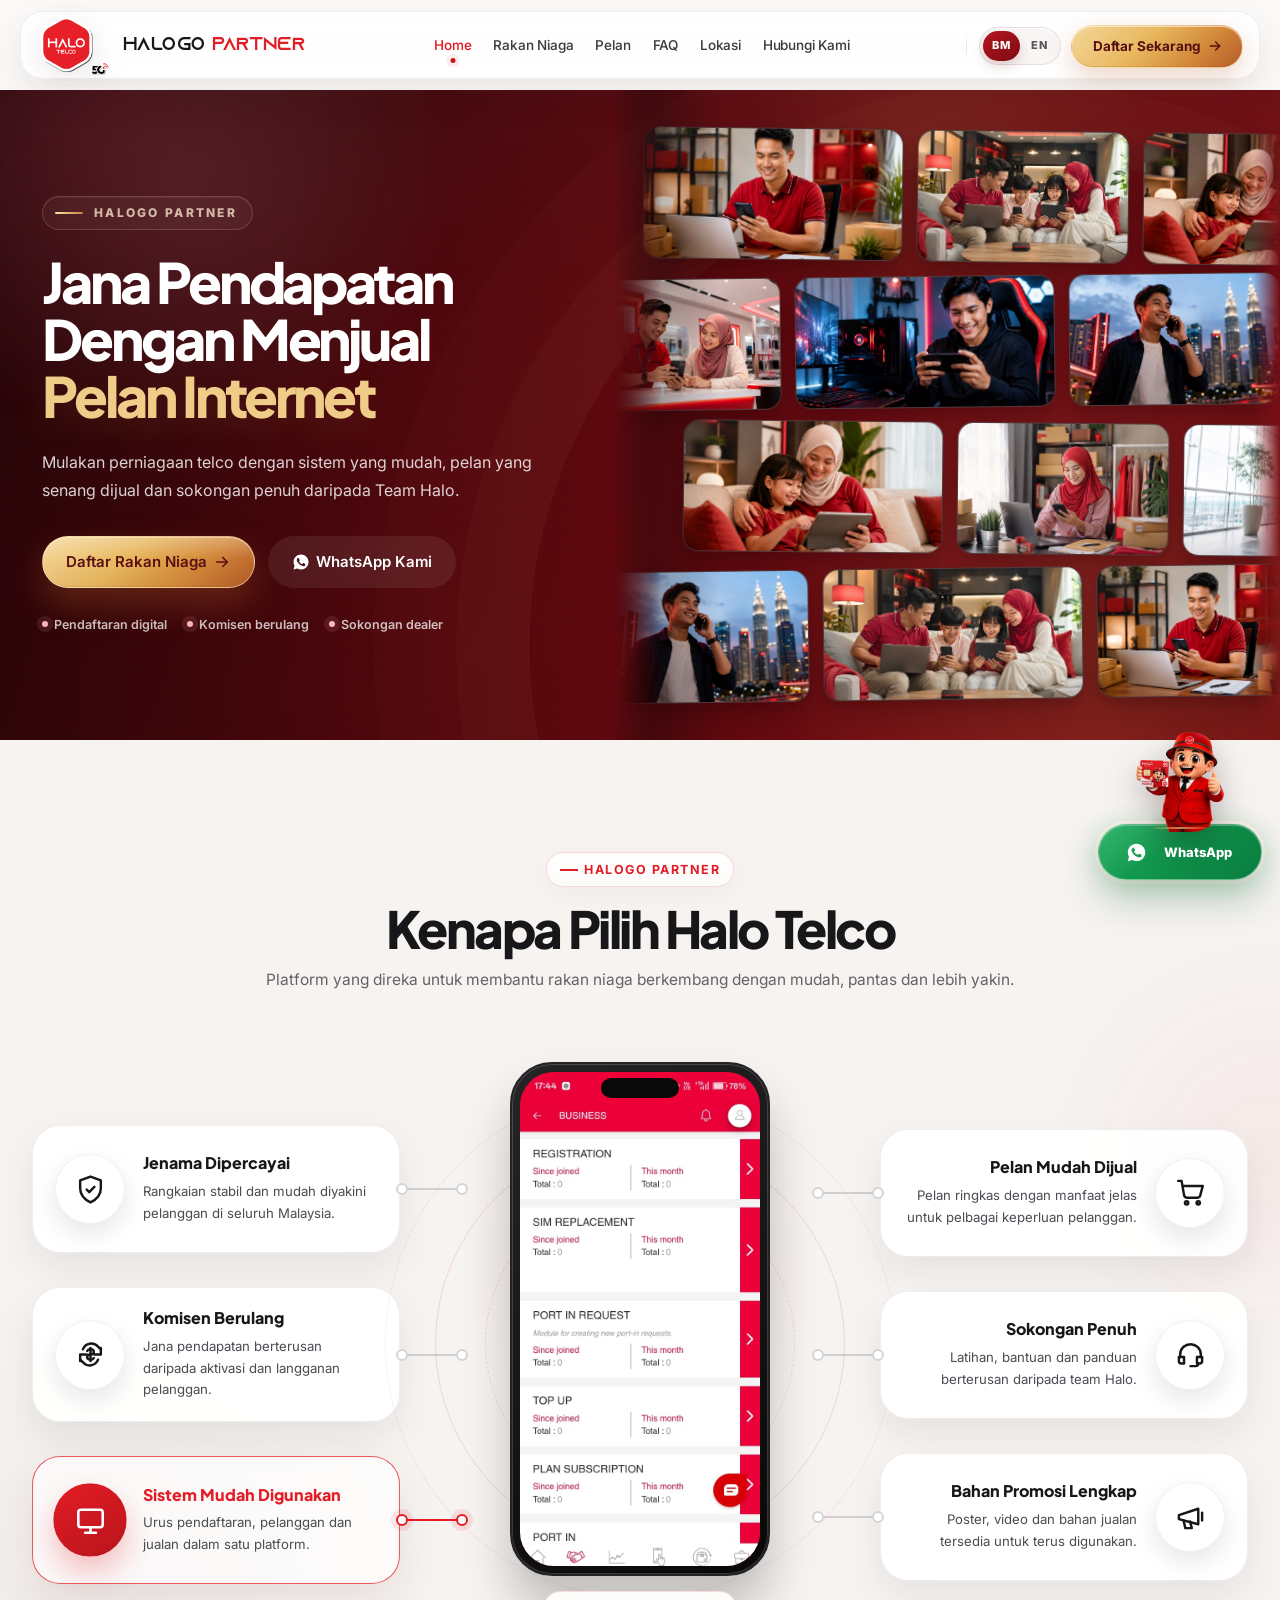
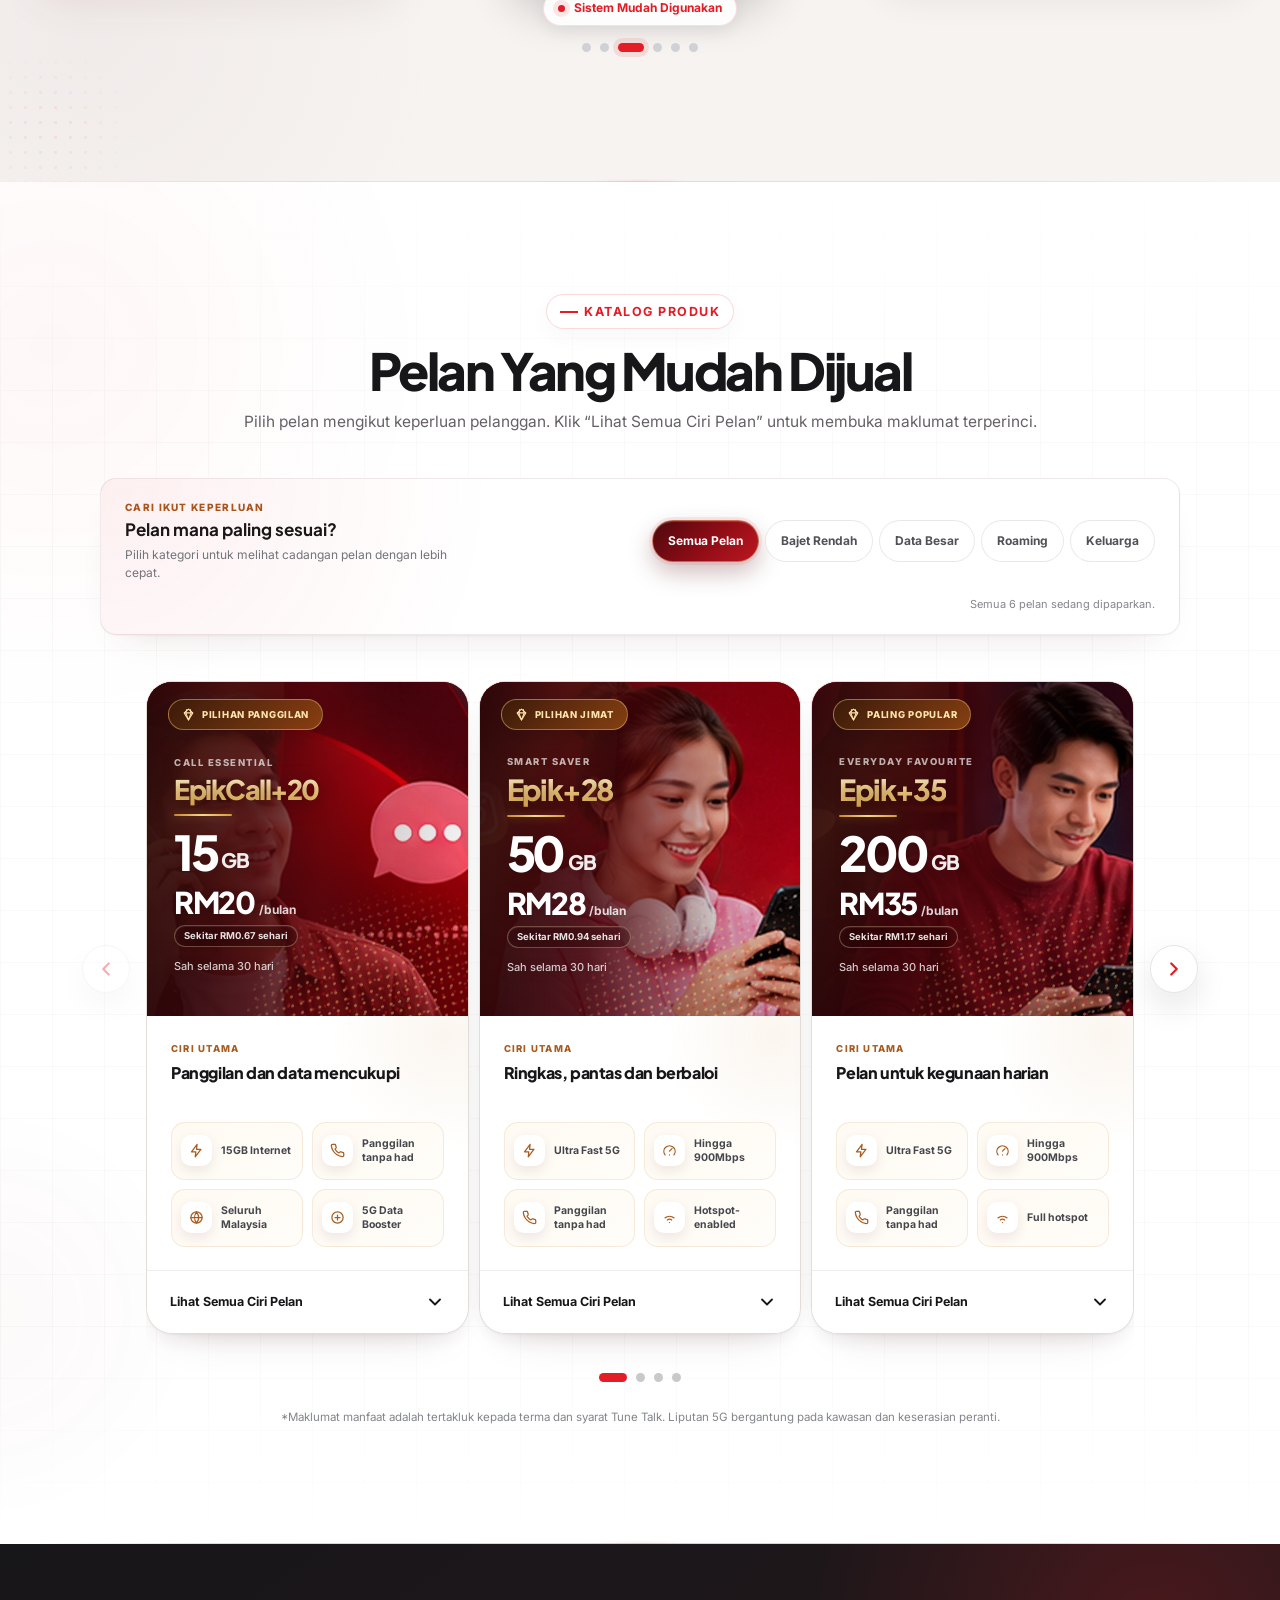
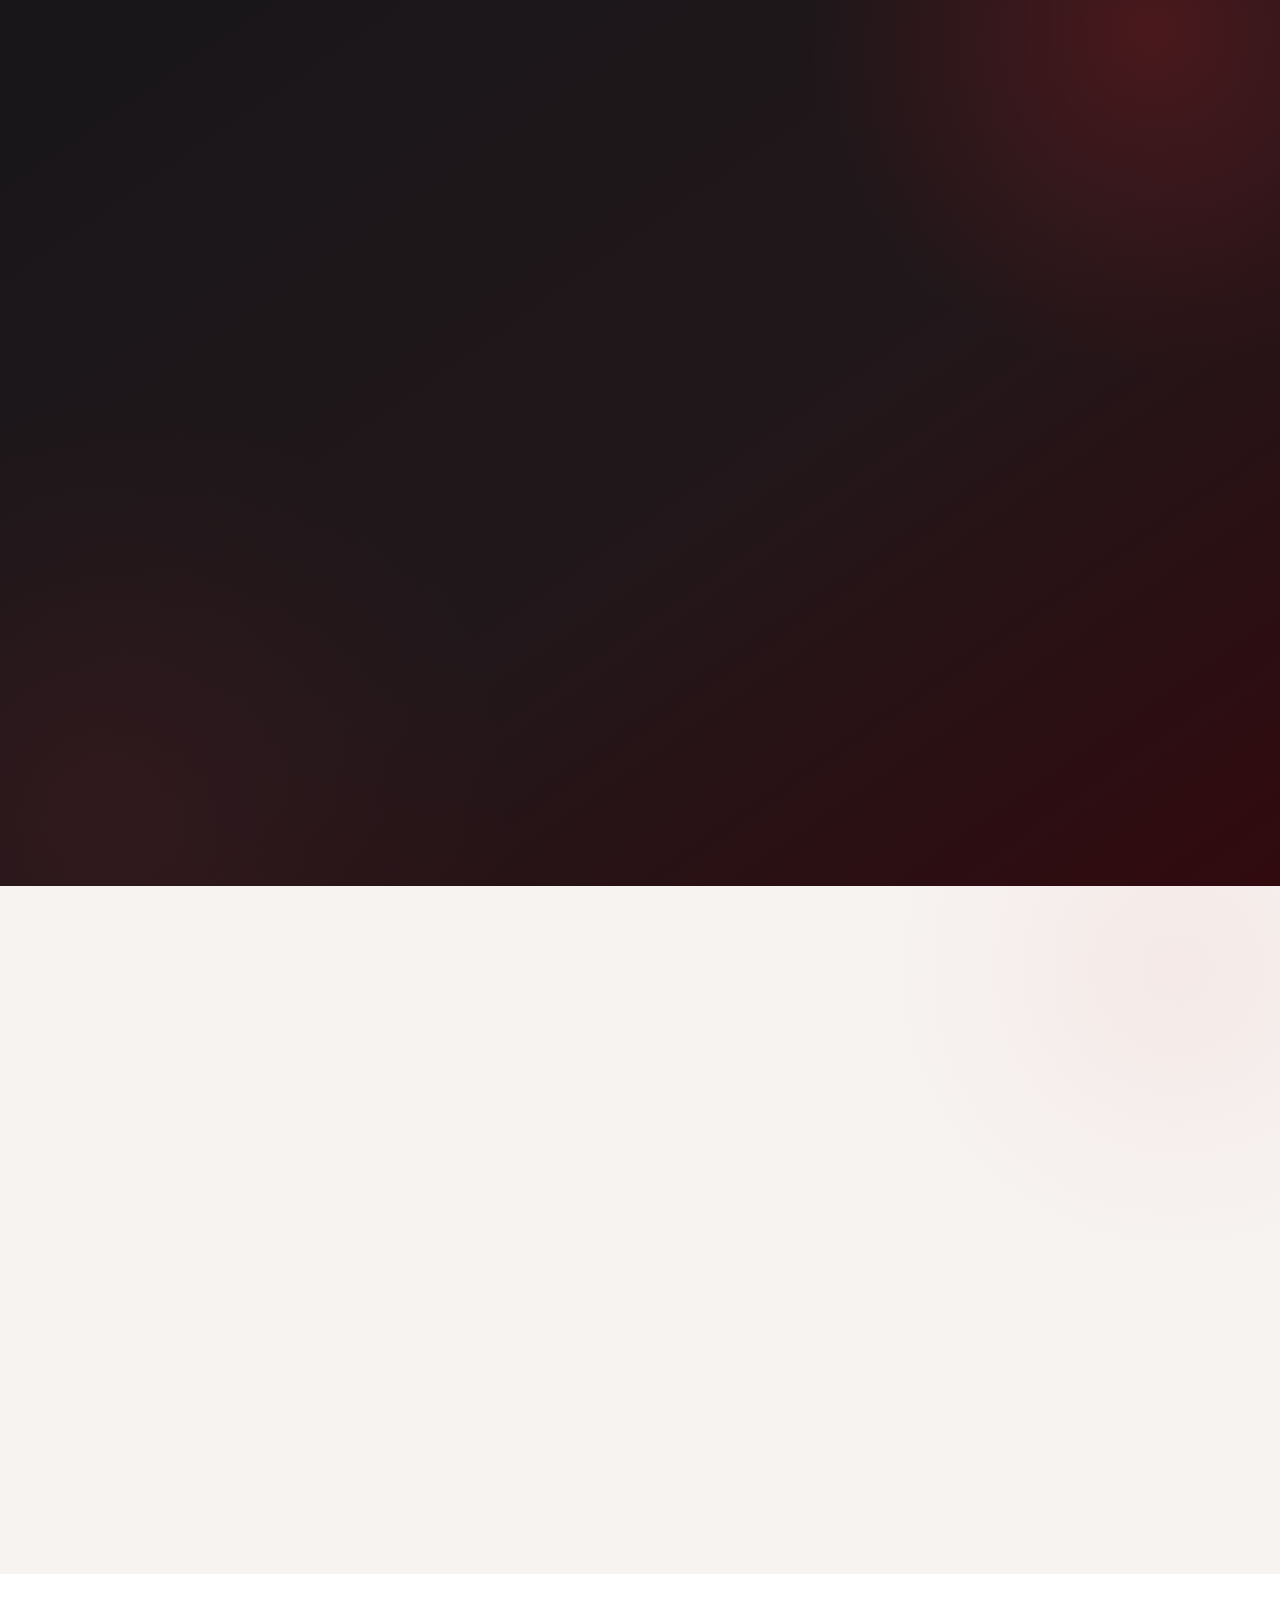
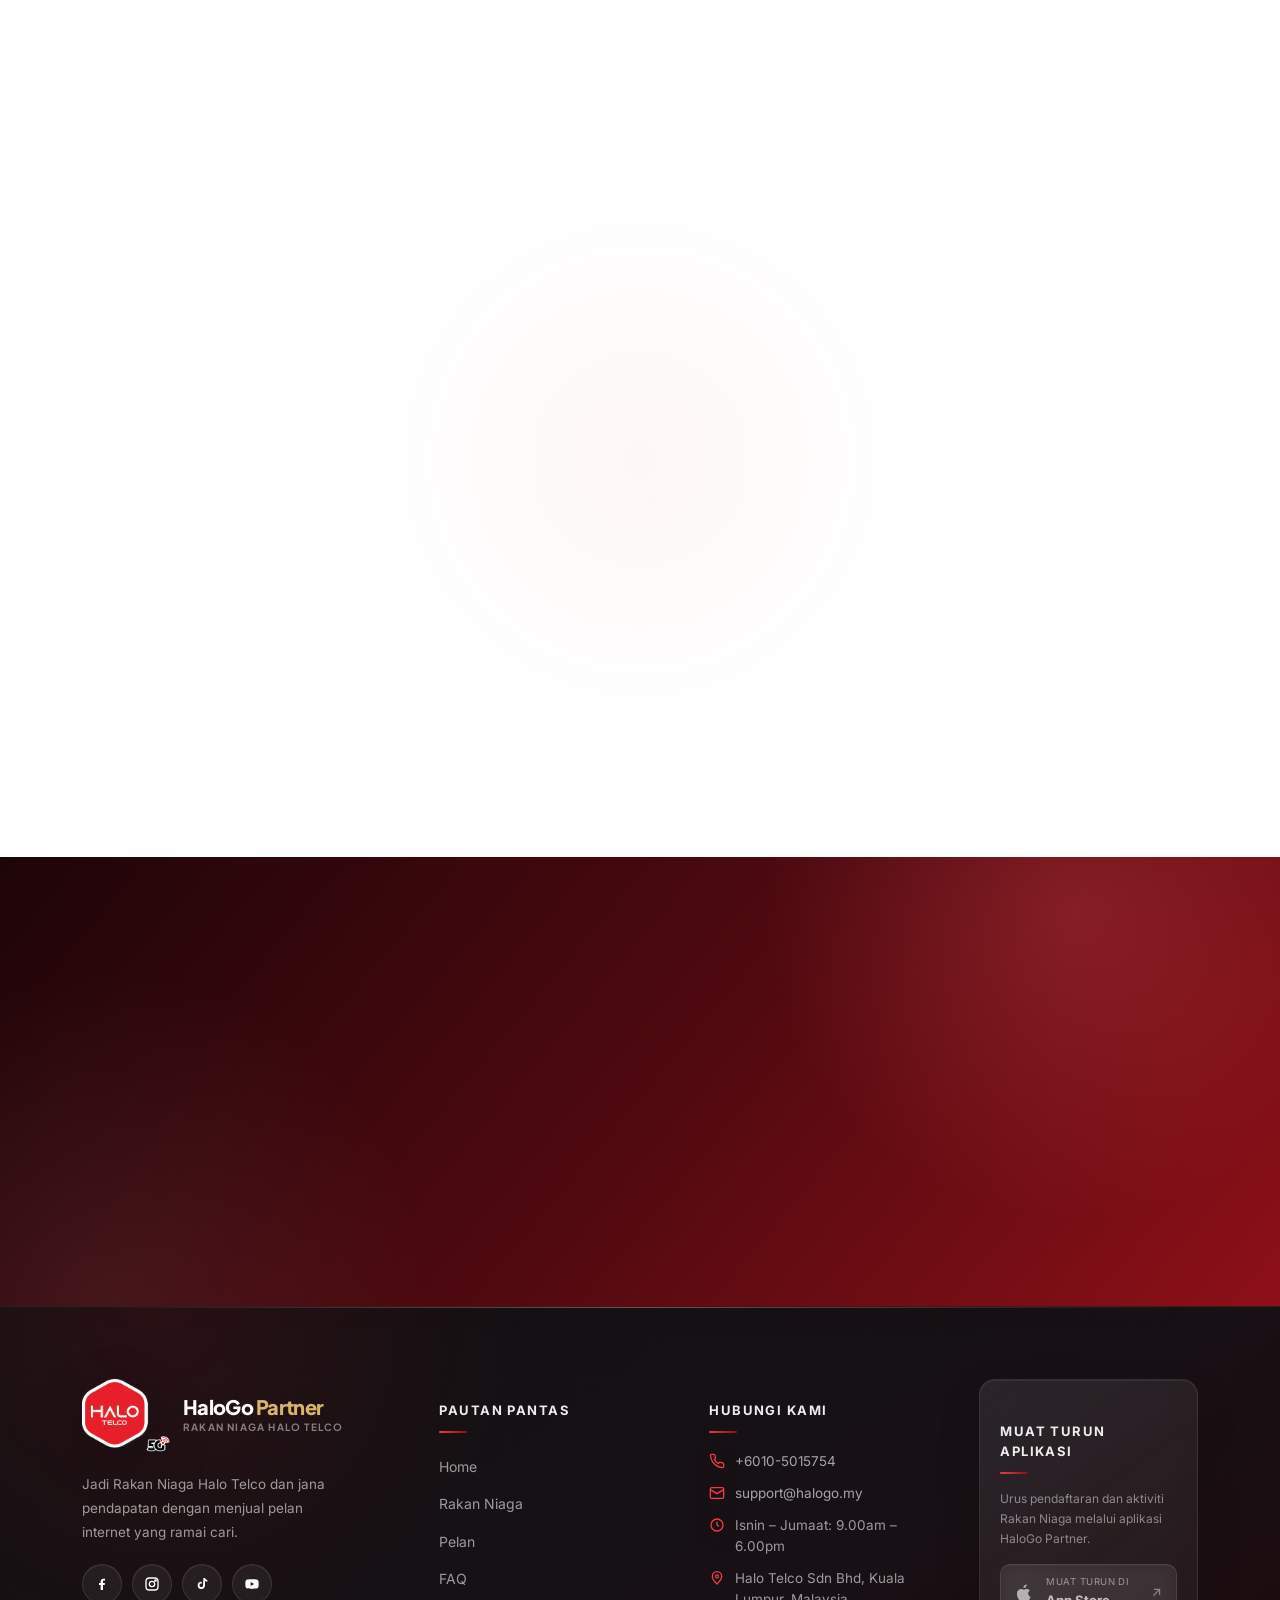
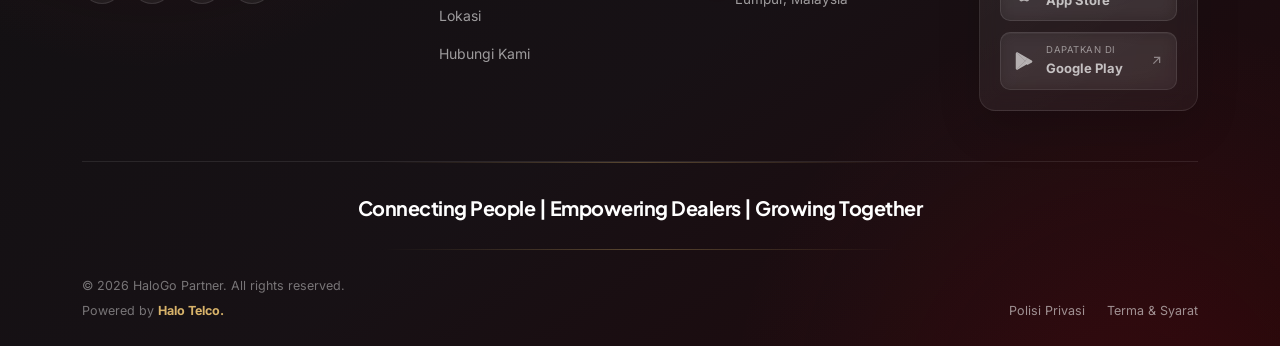
<file: index.html>
<!DOCTYPE html>

<html lang="ms-MY">
<head>
<meta charset="utf-8"/>
<meta content="width=device-width, initial-scale=1.0" name="viewport"/>
<title>HaloGo Partner | Pelan Halo Telco &amp; Peluang Rakan Niaga</title>
<link href="https://fonts.googleapis.com" rel="preconnect"/>
<link href="https://fonts.googleapis.com/css2?family=Plus+Jakarta+Sans:wght@500;700;800&amp;family=Inter:wght@400;500;600;700&amp;display=swap" rel="stylesheet"/>
<link href="css/halogo.min.css?v=20260809-phase2-v1" rel="stylesheet"/>
<script defer="True" src="js/script.js"></script><script defer="True" src="js/home-page.js"></script><meta content="Terokai pelan internet Halo Telco dan peluang menjadi Rakan Niaga HaloGo Partner. Ketahui pelan Epik+, manfaat, sokongan jualan dan cara mula berniaga." name="description"/><meta content="#230508" name="theme-color"/><meta content="index, follow, max-image-preview:large, max-snippet:-1, max-video-preview:-1" name="robots"/><meta content="HaloGo Partner" name="author"/><meta content="telephone=no" name="format-detection"/><meta content="ms_MY" property="og:locale"/><meta content="HaloGo Partner" property="og:site_name"/><meta content="website" property="og:type"/><meta content="HaloGo Partner | Pelan Halo Telco &amp; Peluang Rakan Niaga" property="og:title"/><meta content="Terokai pelan internet Halo Telco dan peluang menjadi Rakan Niaga HaloGo Partner. Ketahui pelan Epik+, manfaat, sokongan jualan dan cara mula berniaga." property="og:description"/><meta content="https://halogo.my/" property="og:url"/><meta content="https://halogo.my/images/hero-dealer-work.webp" property="og:image"/><meta content="HaloGo Partner — Halo Telco Malaysia" property="og:image:alt"/><meta content="summary_large_image" name="twitter:card"/><meta content="HaloGo Partner | Pelan Halo Telco &amp; Peluang Rakan Niaga" name="twitter:title"/><meta content="Terokai pelan internet Halo Telco dan peluang menjadi Rakan Niaga HaloGo Partner. Ketahui pelan Epik+, manfaat, sokongan jualan dan cara mula berniaga." name="twitter:description"/><meta content="https://halogo.my/images/hero-dealer-work.webp" name="twitter:image"/><link href="https://halogo.my/" rel="canonical"/><link href="https://halogo.my/" hreflang="ms-MY" rel="alternate"/><link href="https://halogo.my/en/" hreflang="en-MY" rel="alternate"/><link href="https://halogo.my/" hreflang="x-default" rel="alternate"/><link href="images/favicon-32.png" rel="icon" sizes="32x32" type="image/png"/><link href="images/icon-192.png" rel="apple-touch-icon" sizes="192x192"/><link href="site.webmanifest" rel="manifest"/><link crossorigin="anonymous" href="https://fonts.gstatic.com" rel="preconnect"/><link as="image" fetchpriority="high" href="images/hero-dealer-work.webp" rel="preload"/><script type="application/ld+json">{"@context":"https://schema.org","@type":"WebSite","@id":"https://halogo.my/#website","url":"https://halogo.my/","name":"HaloGo Partner","inLanguage":"ms-MY","publisher":{"@id":"https://halogo.my/#organization"}}</script><script type="application/ld+json">{"@context":"https://schema.org","@type":"Organization","@id":"https://halogo.my/#organization","name":"HaloGo Partner","url":"https://halogo.my/","logo":{"@type":"ImageObject","url":"https://halogo.my/images/Logo%20Halo%20Transparent.png"},"brand":{"@type":"Brand","name":"Halo Telco"},"description":"Jana pendapatan sebagai Rakan Niaga HaloGo Partner. Jual pelan internet Halo Telco, akses sokongan pemasaran, komisen dan peluang perniagaan telco."}</script><meta content="en_MY" property="og:locale:alternate"/></head>
<body class="has-floating-assistant home-page">
<!-- ============ HEADER ============ -->
<header class="site-header luxury-header">
<div class="wrap luxury-header-inner">
<a aria-label="HaloGo Partner — Halaman utama" class="brand luxury-brand" href="index.html">
<img alt="Halo Telco" class="luxury-brand-logo" decoding="async" height="1600" src="images/Logo Halo Transparent.png" width="1903"/>
<span class="luxury-brand-name">HaloGo <strong>Partner</strong></span>
</a>
<nav aria-label="Navigasi utama" class="nav-links luxury-nav-links" id="primary-navigation"><a aria-current="page" class="active" href="index.html">Home</a><a href="business.html">Rakan Niaga</a><a href="index.html#pelan">Pelan</a><a href="sim-card-esim.html">FAQ</a><a href="location.html">Lokasi</a><a href="#hubungi">Hubungi Kami</a><a class="nav-mobile-cta" href="business.html#mula">Daftar Sekarang</a></nav>
<div class="header-actions luxury-header-actions">
<div aria-label="Language selection" class="lang-switcher"><a aria-current="true" aria-label="Bahasa Malaysia" class="active" href="index.html" lang="ms-MY">BM</a><a aria-label="English" href="en/" lang="en-MY">EN</a></div><a class="btn btn-sm header-gold-cta" href="business.html#mula">Daftar Sekarang
        <svg aria-hidden="true" fill="none" stroke="currentColor" stroke-linecap="round" stroke-linejoin="round" stroke-width="2.2" viewbox="0 0 24 24"><path d="M5 12h14"></path><path d="m13 6 6 6-6 6"></path></svg>
</a>
<button aria-controls="primary-navigation" aria-expanded="false" aria-label="Buka menu navigasi" class="nav-toggle" type="button"><span class="nav-toggle-line"></span><span class="nav-toggle-line"></span><span class="nav-toggle-line"></span></button>
</div>
</div>
<div aria-hidden="true" class="site-scroll-progress"><span></span></div>
</header>
<!-- ============ HERO ============ -->
<!-- ============ HERO — CINEMATIC LANDSCAPE MOVING GALLERY ============ -->
<section aria-labelledby="motion-hero-title" class="motion-hero">
<div aria-hidden="true" class="motion-hero-glow motion-hero-glow-one"></div>
<div aria-hidden="true" class="motion-hero-glow motion-hero-glow-two"></div>
<div class="motion-hero-wrap">
<div class="motion-hero-copy">
<div class="motion-hero-eyebrow"><span aria-hidden="true"></span>HaloGo Partner</div>
<h1 aria-label="Pelan Internet Halo Telco &amp; Peluang Jana Pendapatan" id="motion-hero-title">
        Jana Pendapatan Dengan Menjual
        <span>Pelan Internet</span>
</h1>
<p>
        Mulakan perniagaan telco dengan sistem yang mudah, pelan yang senang
        dijual dan sokongan penuh daripada Team Halo.
      </p>
<div class="motion-hero-actions">
<a class="btn motion-hero-primary" href="https://play.google.com/store/search?q=tune%20talk&amp;c=apps&amp;hl=en" rel="noopener noreferrer" target="_blank">
          Daftar Rakan Niaga
          <svg aria-hidden="true" fill="none" stroke="currentColor" stroke-linecap="round" stroke-linejoin="round" stroke-width="2.2" viewbox="0 0 24 24">
<path d="M5 12h14"></path>
<path d="m13 6 6 6-6 6"></path>
</svg>
</a>
<a class="btn motion-hero-secondary" href="https://wa.me/601150005050" rel="noopener noreferrer" target="_blank">
<svg aria-hidden="true" fill="currentColor" viewbox="0 0 24 24">
<path d="M12.04 2c-5.5 0-9.96 4.46-9.96 9.96 0 1.76.46 3.45 1.32 4.95L2 22l5.24-1.37a9.9 9.9 0 0 0 4.8 1.22h.01c5.5 0 9.96-4.46 9.96-9.96S17.54 2 12.04 2zm5.83 14.17c-.24.68-1.4 1.3-1.93 1.36-.5.06-1.12.09-1.8-.11-.42-.13-.96-.31-1.65-.6-2.9-1.25-4.79-4.17-4.94-4.36-.14-.2-1.18-1.57-1.18-3 0-1.42.75-2.12 1.02-2.41.26-.28.57-.35.76-.35.19 0 .38 0 .55.01.18.01.42-.07.65.5.24.58.81 2 .88 2.15.07.14.11.31.02.5-.09.19-.14.31-.28.48-.14.16-.29.36-.42.48-.14.14-.28.28-.12.56.16.28.71 1.17 1.53 1.9 1.05.93 1.94 1.22 2.22 1.36.28.14.44.11.6-.07.16-.19.68-.79.87-1.06.19-.28.37-.23.62-.14.26.1 1.65.78 1.93.92.28.14.47.21.53.33.07.13.07.72-.17 1.4z"></path>
</svg>
          WhatsApp Kami
        </a>
</div>
<div aria-label="Kelebihan HaloGo Partner" class="motion-hero-points">
<span><i aria-hidden="true"></i>Pendaftaran digital</span>
<span><i aria-hidden="true"></i>Komisen berulang</span>
<span><i aria-hidden="true"></i>Sokongan dealer</span>
</div>
</div>
<div aria-label="Sorotan gaya hidup dan USP Halo Telco" class="cinematic-wall">
<div class="cinematic-row cinematic-row--left cinematic-row--one">
<div class="cinematic-track">
<div class="cinematic-set">
<figure class="cinematic-card cinematic-card--wide"><img alt="Pengguna bekerja menggunakan laptop dan telefon" decoding="async" fetchpriority="high" height="992" loading="eager" src="images/hero-dealer-work.webp" width="1586"/></figure>
<figure class="cinematic-card"><img alt="Keluarga menggunakan hotspot dan beberapa peranti" decoding="async" height="992" loading="lazy" src="images/hero-family-hotspot.webp" width="1586"/></figure>
<figure class="cinematic-card"><img alt="Ibu dan anak menggunakan tablet bersama" decoding="async" height="992" loading="lazy" src="images/hero-family-safe.webp" width="1586"/></figure>
<figure class="cinematic-card cinematic-card--wide"><img alt="Penjual online mengurus perniagaan dari laptop" decoding="async" height="992" loading="lazy" src="images/hero-seller-online.webp" width="1586"/></figure>
<figure class="cinematic-card"><img alt="Pengembara menggunakan telefon di lapangan terbang" decoding="async" height="992" loading="lazy" src="images/hero-roaming-travel.webp" width="1586"/></figure>
</div>
<div aria-hidden="true" class="cinematic-set">
<figure class="cinematic-card cinematic-card--wide"><img alt="" decoding="async" height="992" loading="lazy" src="images/hero-dealer-work.webp" width="1586"/></figure>
<figure class="cinematic-card"><img alt="" decoding="async" height="992" loading="lazy" src="images/hero-family-hotspot.webp" width="1586"/></figure>
<figure class="cinematic-card"><img alt="" decoding="async" height="992" loading="lazy" src="images/hero-family-safe.webp" width="1586"/></figure>
<figure class="cinematic-card cinematic-card--wide"><img alt="" decoding="async" height="992" loading="lazy" src="images/hero-seller-online.webp" width="1586"/></figure>
<figure class="cinematic-card"><img alt="" decoding="async" height="992" loading="lazy" src="images/hero-roaming-travel.webp" width="1586"/></figure>
</div>
</div>
</div>
<div class="cinematic-row cinematic-row--right cinematic-row--two">
<div class="cinematic-track">
<div class="cinematic-set">
<figure class="cinematic-card"><img alt="Dealer membantu pelanggan menggunakan telefon" decoding="async" height="992" loading="lazy" src="images/hero-dealer-support.webp" width="1586"/></figure>
<figure class="cinematic-card cinematic-card--wide"><img alt="Pengguna gaming menikmati sambungan internet pantas" decoding="async" height="992" loading="lazy" src="images/hero-gaming-5g.webp" width="1586"/></figure>
<figure class="cinematic-card"><img alt="Pengguna membuat panggilan telefon" decoding="async" height="992" loading="lazy" src="images/hero-unlimited-calls.webp" width="1586"/></figure>
<figure class="cinematic-card cinematic-card--wide"><img alt="Keluarga menggunakan internet pada beberapa peranti" decoding="async" height="992" loading="lazy" src="images/hero-family-hotspot.webp" width="1586"/></figure>
<figure class="cinematic-card"><img alt="Pengguna bekerja secara digital" decoding="async" height="992" loading="lazy" src="images/hero-dealer-work.webp" width="1586"/></figure>
</div>
<div aria-hidden="true" class="cinematic-set">
<figure class="cinematic-card"><img alt="" decoding="async" height="992" loading="lazy" src="images/hero-dealer-support.webp" width="1586"/></figure>
<figure class="cinematic-card cinematic-card--wide"><img alt="" decoding="async" height="992" loading="lazy" src="images/hero-gaming-5g.webp" width="1586"/></figure>
<figure class="cinematic-card"><img alt="" decoding="async" height="992" loading="lazy" src="images/hero-unlimited-calls.webp" width="1586"/></figure>
<figure class="cinematic-card cinematic-card--wide"><img alt="" decoding="async" height="992" loading="lazy" src="images/hero-family-hotspot.webp" width="1586"/></figure>
<figure class="cinematic-card"><img alt="" decoding="async" height="992" loading="lazy" src="images/hero-dealer-work.webp" width="1586"/></figure>
</div>
</div>
</div>
<div class="cinematic-row cinematic-row--left cinematic-row--three">
<div class="cinematic-track">
<div class="cinematic-set">
<figure class="cinematic-card cinematic-card--wide"><img alt="Keluarga menggunakan internet dengan selamat" decoding="async" height="992" loading="lazy" src="images/hero-family-safe.webp" width="1586"/></figure>
<figure class="cinematic-card"><img alt="Peniaga kecil bekerja secara online" decoding="async" height="992" loading="lazy" src="images/hero-seller-online.webp" width="1586"/></figure>
<figure class="cinematic-card cinematic-card--wide"><img alt="Pengguna kekal berhubung ketika melancong" decoding="async" height="992" loading="lazy" src="images/hero-roaming-travel.webp" width="1586"/></figure>
<figure class="cinematic-card"><img alt="Khidmat bantuan dan sokongan dealer" decoding="async" height="992" loading="lazy" src="images/hero-dealer-support.webp" width="1586"/></figure>
<figure class="cinematic-card"><img alt="Pengguna menikmati gaming berkelajuan tinggi" decoding="async" height="992" loading="lazy" src="images/hero-gaming-5g.webp" width="1586"/></figure>
</div>
<div aria-hidden="true" class="cinematic-set">
<figure class="cinematic-card cinematic-card--wide"><img alt="" decoding="async" height="992" loading="lazy" src="images/hero-family-safe.webp" width="1586"/></figure>
<figure class="cinematic-card"><img alt="" decoding="async" height="992" loading="lazy" src="images/hero-seller-online.webp" width="1586"/></figure>
<figure class="cinematic-card cinematic-card--wide"><img alt="" decoding="async" height="992" loading="lazy" src="images/hero-roaming-travel.webp" width="1586"/></figure>
<figure class="cinematic-card"><img alt="" decoding="async" height="992" loading="lazy" src="images/hero-dealer-support.webp" width="1586"/></figure>
<figure class="cinematic-card"><img alt="" decoding="async" height="992" loading="lazy" src="images/hero-gaming-5g.webp" width="1586"/></figure>
</div>
</div>
</div>
<div class="cinematic-row cinematic-row--right cinematic-row--four">
<div class="cinematic-track">
<div class="cinematic-set">
<figure class="cinematic-card"><img alt="Panggilan telefon tanpa had" decoding="async" height="992" loading="lazy" src="images/hero-unlimited-calls.webp" width="1586"/></figure>
<figure class="cinematic-card cinematic-card--wide"><img alt="Internet dikongsi bersama keluarga" decoding="async" height="992" loading="lazy" src="images/hero-family-hotspot.webp" width="1586"/></figure>
<figure class="cinematic-card"><img alt="Kerja fleksibel menggunakan telefon dan laptop" decoding="async" height="992" loading="lazy" src="images/hero-dealer-work.webp" width="1586"/></figure>
<figure class="cinematic-card cinematic-card--wide"><img alt="Perniagaan digital dari rumah" decoding="async" height="992" loading="lazy" src="images/hero-seller-online.webp" width="1586"/></figure>
<figure class="cinematic-card"><img alt="Ibu dan anak menikmati kandungan digital" decoding="async" height="992" loading="lazy" src="images/hero-family-safe.webp" width="1586"/></figure>
</div>
<div aria-hidden="true" class="cinematic-set">
<figure class="cinematic-card"><img alt="" decoding="async" height="992" loading="lazy" src="images/hero-unlimited-calls.webp" width="1586"/></figure>
<figure class="cinematic-card cinematic-card--wide"><img alt="" decoding="async" height="992" loading="lazy" src="images/hero-family-hotspot.webp" width="1586"/></figure>
<figure class="cinematic-card"><img alt="" decoding="async" height="992" loading="lazy" src="images/hero-dealer-work.webp" width="1586"/></figure>
<figure class="cinematic-card cinematic-card--wide"><img alt="" decoding="async" height="992" loading="lazy" src="images/hero-seller-online.webp" width="1586"/></figure>
<figure class="cinematic-card"><img alt="" decoding="async" height="992" loading="lazy" src="images/hero-family-safe.webp" width="1586"/></figure>
</div>
</div>
</div>
</div>
</div>
</section>
<!-- ============ KENAPA PILIH HALO TELCO ============ -->
<section class="section ht-why-section" data-why-showcase="" id="kenapa">
<div class="wrap ht-why-wrap">
<header class="ht-why-header">
<div class="eyebrow home-business-pill" style="justify-content:center;">HaloGo Partner</div>
<h2>Kenapa Pilih Halo Telco</h2>
<p>Platform yang direka untuk membantu rakan niaga berkembang dengan mudah, pantas dan lebih yakin.</p>
</header>
<div class="ht-why-stage">
<!-- KIRI: 3 KELEBIHAN -->
<div aria-label="Kelebihan Halo Telco sebelah kiri" class="ht-why-column ht-why-column-left">
<button class="ht-why-feature" data-why-index="0" type="button">
<span aria-hidden="true" class="ht-why-icon">
<svg fill="none" stroke="currentColor" stroke-linecap="round" stroke-linejoin="round" stroke-width="1.9" viewbox="0 0 24 24">
<path d="M12 2 4 5v6c0 5 3.4 8.7 8 11 4.6-2.3 8-6 8-11V5z"></path>
<path d="m9 12 2 2 4-4"></path>
</svg>
</span>
<span class="ht-why-copy">
<strong>Jenama Dipercayai</strong>
<small>Rangkaian stabil dan mudah diyakini pelanggan di seluruh Malaysia.</small>
</span>
<span aria-hidden="true" class="ht-why-connector"><i></i></span>
</button>
<button class="ht-why-feature is-active" data-why-index="1" type="button">
<span aria-hidden="true" class="ht-why-icon">
<svg fill="none" stroke="currentColor" stroke-linecap="round" stroke-linejoin="round" stroke-width="1.9" viewbox="0 0 24 24">
<path d="M20 7v5h-5"></path>
<path d="M4 17v-5h5"></path>
<path d="M6.1 8a7 7 0 0 1 11.8-2L20 8"></path>
<path d="M17.9 16A7 7 0 0 1 6.1 18L4 16"></path>
<path d="M12 7v10"></path>
<path d="M9.5 9.2A2.6 2.6 0 0 1 12 8c1.5 0 2.6.9 2.6 2s-1.1 2-2.6 2-2.6.9-2.6 2 1.1 2 2.6 2a2.6 2.6 0 0 0 2.5-1.2"></path>
</svg>
</span>
<span class="ht-why-copy">
<strong>Komisen Berulang</strong>
<small>Jana pendapatan berterusan daripada aktivasi dan langganan pelanggan.</small>
</span>
<span aria-hidden="true" class="ht-why-connector"><i></i></span>
</button>
<button class="ht-why-feature" data-why-index="2" type="button">
<span aria-hidden="true" class="ht-why-icon">
<svg fill="none" stroke="currentColor" stroke-linecap="round" stroke-linejoin="round" stroke-width="1.9" viewbox="0 0 24 24">
<rect height="13" rx="2" width="18" x="3" y="4"></rect>
<path d="M8 21h8M12 17v4"></path>
</svg>
</span>
<span class="ht-why-copy">
<strong>Sistem Mudah Digunakan</strong>
<small>Urus pendaftaran, pelanggan dan jualan dalam satu platform.</small>
</span>
<span aria-hidden="true" class="ht-why-connector"><i></i></span>
</button>
</div>
<!-- TENGAH: PHONE + SIM, DIBINA SEPENUHNYA DENGAN HTML/CSS -->
<div class="ht-why-center">
<div aria-hidden="true" class="ht-signal-rings">
<span></span><span></span><span></span><span></span>
</div>
<!-- Subtle orbital particles: decorative only -->
<div aria-hidden="true" class="ht-orbit-system" data-orbit-system="">
<div class="ht-orbit-track ht-orbit-track--inner">
<i class="ht-orbit-particle ht-orbit-particle--red" style="--particle-angle: 18deg; --particle-size: 10px;"></i>
</div>
<div class="ht-orbit-track ht-orbit-track--middle">
<i class="ht-orbit-particle ht-orbit-particle--rose" style="--particle-angle: 42deg; --particle-size: 11px;"></i>
<i class="ht-orbit-particle ht-orbit-particle--silver" style="--particle-angle: 224deg; --particle-size: 6px;"></i>
</div>
<div class="ht-orbit-track ht-orbit-track--outer">
<i class="ht-orbit-particle ht-orbit-particle--red" style="--particle-angle: 128deg; --particle-size: 12px;"></i>
<i class="ht-orbit-particle ht-orbit-particle--rose" style="--particle-angle: 304deg; --particle-size: 11px;"></i>
</div>
</div>
<div aria-label="Paparan skrin log masuk aplikasi HaloGo Partner" class="ht-phone-scene" role="img">
<div class="ht-phone">
<div aria-hidden="true" class="ht-phone-island"></div>
<div class="ht-phone-screen">
<img alt="Skrin log masuk aplikasi HaloGo Partner" class="ht-phone-login-image" decoding="async" height="720" loading="lazy" src="images/halogo-partner-businesspage.jpg" width="333"/>
</div>
</div>
</div>
<div aria-live="polite" class="ht-why-active-label">
<span></span>
<strong data-why-active-title="">Komisen Berulang</strong>
</div>
<div aria-label="Pilih kelebihan Halo Telco" class="ht-why-dots">
<button aria-label="Jenama Dipercayai" data-why-dot="0" type="button"></button>
<button aria-label="Komisen Berulang" class="is-active" data-why-dot="1" type="button"></button>
<button aria-label="Sistem Mudah Digunakan" data-why-dot="2" type="button"></button>
<button aria-label="Pelan Mudah Dijual" data-why-dot="3" type="button"></button>
<button aria-label="Sokongan Penuh" data-why-dot="4" type="button"></button>
<button aria-label="Bahan Promosi Lengkap" data-why-dot="5" type="button"></button>
</div>
</div>
<!-- KANAN: 3 KELEBIHAN -->
<div aria-label="Kelebihan Halo Telco sebelah kanan" class="ht-why-column ht-why-column-right">
<button class="ht-why-feature" data-why-index="3" type="button">
<span aria-hidden="true" class="ht-why-connector"><i></i></span>
<span class="ht-why-copy">
<strong>Pelan Mudah Dijual</strong>
<small>Pelan ringkas dengan manfaat jelas untuk pelbagai keperluan pelanggan.</small>
</span>
<span aria-hidden="true" class="ht-why-icon">
<svg fill="none" stroke="currentColor" stroke-linecap="round" stroke-linejoin="round" stroke-width="1.9" viewbox="0 0 24 24">
<circle cx="9" cy="20" r="1.3"></circle><circle cx="18" cy="20" r="1.3"></circle>
<path d="M2.5 3h2.6l2 11.4a2 2 0 0 0 2 1.6h8.4a2 2 0 0 0 2-1.6L21.5 7H6"></path>
</svg>
</span>
</button>
<button class="ht-why-feature" data-why-index="4" type="button">
<span aria-hidden="true" class="ht-why-connector"><i></i></span>
<span class="ht-why-copy">
<strong>Sokongan Penuh</strong>
<small>Latihan, bantuan dan panduan berterusan daripada team Halo.</small>
</span>
<span aria-hidden="true" class="ht-why-icon">
<svg fill="none" stroke="currentColor" stroke-linecap="round" stroke-linejoin="round" stroke-width="1.9" viewbox="0 0 24 24">
<path d="M4 14v-2a8 8 0 0 1 16 0v2"></path><path d="M18 19h1a2 2 0 0 0 2-2v-3h-4v5z"></path><path d="M6 19H5a2 2 0 0 1-2-2v-3h4v5z"></path><path d="M18 19c0 1.1-.9 2-2 2h-4"></path>
</svg>
</span>
</button>
<button class="ht-why-feature" data-why-index="5" type="button">
<span aria-hidden="true" class="ht-why-connector"><i></i></span>
<span class="ht-why-copy">
<strong>Bahan Promosi Lengkap</strong>
<small>Poster, video dan bahan jualan tersedia untuk terus digunakan.</small>
</span>
<span aria-hidden="true" class="ht-why-icon">
<svg fill="none" stroke="currentColor" stroke-linecap="round" stroke-linejoin="round" stroke-width="1.9" viewbox="0 0 24 24">
<path d="m3 11 15-5v12L3 14z"></path><path d="M11.6 15.8 13 21H8l-1.4-6"></path><path d="M21 9v6"></path>
</svg>
</span>
</button>
</div>
</div>
<!-- MOBILE: HORIZONTAL SWIPE CAROUSEL -->
<div aria-label="Kelebihan Halo Telco — leret untuk melihat" class="ht-why-mobile-carousel">
<div class="ht-why-mobile-track" data-why-mobile-track="" tabindex="0">
<button class="ht-why-feature" data-why-index="0" type="button">
<span aria-hidden="true" class="ht-why-icon">
<svg fill="none" stroke="currentColor" stroke-linecap="round" stroke-linejoin="round" stroke-width="1.9" viewbox="0 0 24 24"><path d="M12 2 4 5v6c0 5 3.4 8.7 8 11 4.6-2.3 8-6 8-11V5z"></path><path d="m9 12 2 2 4-4"></path></svg>
</span>
<span class="ht-why-copy"><strong>Jenama Dipercayai</strong><small>Rangkaian stabil dan mudah diyakini pelanggan di seluruh Malaysia.</small></span>
</button>
<button class="ht-why-feature is-active" data-why-index="1" type="button">
<span aria-hidden="true" class="ht-why-icon">
<svg fill="none" stroke="currentColor" stroke-linecap="round" stroke-linejoin="round" stroke-width="1.9" viewbox="0 0 24 24"><path d="M20 7v5h-5M4 17v-5h5M6.1 8a7 7 0 0 1 11.8-2L20 8M17.9 16A7 7 0 0 1 6.1 18L4 16M12 7v10"></path></svg>
</span>
<span class="ht-why-copy"><strong>Komisen Berulang</strong><small>Jana pendapatan berterusan daripada aktivasi dan langganan pelanggan.</small></span>
</button>
<button class="ht-why-feature" data-why-index="2" type="button">
<span aria-hidden="true" class="ht-why-icon">
<svg fill="none" stroke="currentColor" stroke-linecap="round" stroke-linejoin="round" stroke-width="1.9" viewbox="0 0 24 24"><rect height="13" rx="2" width="18" x="3" y="4"></rect><path d="M8 21h8M12 17v4"></path></svg>
</span>
<span class="ht-why-copy"><strong>Sistem Mudah Digunakan</strong><small>Urus pendaftaran, pelanggan dan jualan dalam satu platform.</small></span>
</button>
<button class="ht-why-feature" data-why-index="3" type="button">
<span aria-hidden="true" class="ht-why-icon">
<svg fill="none" stroke="currentColor" stroke-linecap="round" stroke-linejoin="round" stroke-width="1.9" viewbox="0 0 24 24"><circle cx="9" cy="20" r="1.3"></circle><circle cx="18" cy="20" r="1.3"></circle><path d="M2.5 3h2.6l2 11.4a2 2 0 0 0 2 1.6h8.4a2 2 0 0 0 2-1.6L21.5 7H6"></path></svg>
</span>
<span class="ht-why-copy"><strong>Pelan Mudah Dijual</strong><small>Pelan ringkas dengan manfaat jelas untuk pelbagai keperluan pelanggan.</small></span>
</button>
<button class="ht-why-feature" data-why-index="4" type="button">
<span aria-hidden="true" class="ht-why-icon">
<svg fill="none" stroke="currentColor" stroke-linecap="round" stroke-linejoin="round" stroke-width="1.9" viewbox="0 0 24 24"><path d="M4 14v-2a8 8 0 0 1 16 0v2"></path><path d="M18 19h1a2 2 0 0 0 2-2v-3h-4v5zM6 19H5a2 2 0 0 1-2-2v-3h4v5z"></path><path d="M18 19c0 1.1-.9 2-2 2h-4"></path></svg>
</span>
<span class="ht-why-copy"><strong>Sokongan Penuh</strong><small>Latihan, bantuan dan panduan berterusan daripada team Halo.</small></span>
</button>
<button class="ht-why-feature" data-why-index="5" type="button">
<span aria-hidden="true" class="ht-why-icon">
<svg fill="none" stroke="currentColor" stroke-linecap="round" stroke-linejoin="round" stroke-width="1.9" viewbox="0 0 24 24"><path d="m3 11 15-5v12L3 14z"></path><path d="M11.6 15.8 13 21H8l-1.4-6M21 9v6"></path></svg>
</span>
<span class="ht-why-copy"><strong>Bahan Promosi Lengkap</strong><small>Poster, video dan bahan jualan tersedia untuk terus digunakan.</small></span>
</button>
</div>
<p class="ht-why-swipe-note">Leret kiri atau kanan untuk melihat semua kelebihan.</p>
</div>
</div>
</section>
<!-- ============ PELAN ============ -->
<section class="section alt epik-plan-section" id="pelan">
<div class="wrap">
<div class="section-head">
<div class="eyebrow home-business-pill" style="justify-content:center;">Katalog Produk</div>
<h2>Pelan Yang Mudah Dijual</h2>
<p>Pilih pelan mengikut keperluan pelanggan. Klik “Lihat Semua Ciri Pelan” untuk membuka maklumat terperinci.</p>
</div>
<div class="smart-plan-finder" data-plan-finder="">
<div class="smart-plan-finder-copy">
<span class="smart-plan-finder-label">Cari ikut keperluan</span>
<strong>Pelan mana paling sesuai?</strong>
<p>Pilih kategori untuk melihat cadangan pelan dengan lebih cepat.</p>
</div>
<div aria-label="Tapis pelan mengikut keperluan" class="smart-plan-filters" role="group">
<button aria-pressed="true" class="smart-plan-filter is-active" data-plan-filter="all" type="button">Semua Pelan</button>
<button aria-pressed="false" class="smart-plan-filter" data-plan-filter="budget" type="button">Bajet Rendah</button>
<button aria-pressed="false" class="smart-plan-filter" data-plan-filter="data" type="button">Data Besar</button>
<button aria-pressed="false" class="smart-plan-filter" data-plan-filter="roaming" type="button">Roaming</button>
<button aria-pressed="false" class="smart-plan-filter" data-plan-filter="family" type="button">Keluarga</button>
</div>
<p aria-live="polite" class="smart-plan-result" data-plan-result="">Semua 6 pelan sedang dipaparkan.</p>
</div>
<div aria-label="Senarai pelan Halo Telco" class="plan-carousel" data-plan-carousel="" role="region">
<button aria-label="Lihat pelan sebelumnya" class="plan-carousel-nav plan-carousel-prev" type="button">
<svg aria-hidden="true" viewbox="0 0 24 24"><path d="M15 18l-6-6 6-6"></path></svg>
</button>
<div class="plan-carousel-viewport" tabindex="0">
<div class="plan-carousel-track">
<article class="plan-card plan-card--uniform plan-card--call" data-plan-tags="all budget call">
<div class="plan-card-head plan-card-head--premium">
<img alt="Pengguna membuat panggilan telefon untuk pelan EpikCall+20" class="plan-card-visual" decoding="async" height="620" loading="lazy" src="images/plan-epikcall20.webp" width="900"/>
<span aria-hidden="true" class="plan-card-head-glow"></span>
<span class="plan-ribbon"><svg aria-hidden="true" fill="none" stroke="currentColor" stroke-linejoin="round" stroke-width="2" viewbox="0 0 24 24"><path d="m12 2 8 7-8 13L4 9z"></path><path d="M4 9h16M9 2l-2 7 5 13 5-13-2-7"></path></svg><span>PILIHAN PANGGILAN</span></span>
<div class="plan-hero-copy">
<span class="plan-persona">CALL ESSENTIAL</span>
<p class="plan-name">EpikCall+20</p>
<div class="plan-data plan-data-premium"><strong>15</strong><span>GB</span></div>
<div class="plan-price-zone">
<div class="plan-price"><strong>RM20</strong><span>/bulan</span></div>
<span class="plan-daily">Sekitar RM0.67 sehari</span>
</div>
<p class="plan-validity">Sah selama 30 hari</p>
</div>
</div>
<div class="plan-card-summary plan-card-summary--premium">
<div class="plan-summary-title">
<span>CIRI UTAMA</span>
<h3>Panggilan dan data mencukupi</h3>
</div>
<ul class="plan-feature-chips">
<li><span class="plan-feature-icon"><svg aria-hidden="true" fill="none" stroke="currentColor" stroke-linecap="round" stroke-linejoin="round" stroke-width="2" viewbox="0 0 24 24"><path d="m13 2-9 12h7l-1 8 9-12h-7z"></path></svg></span><span>15GB Internet</span></li>
<li><span class="plan-feature-icon"><svg aria-hidden="true" fill="none" stroke="currentColor" stroke-linecap="round" stroke-linejoin="round" stroke-width="2" viewbox="0 0 24 24"><path d="M22 16.92v3a2 2 0 0 1-2.18 2 19.8 19.8 0 0 1-8.63-3.07 19.5 19.5 0 0 1-6-6A19.8 19.8 0 0 1 2.12 4.18 2 2 0 0 1 4.11 2h3a2 2 0 0 1 2 1.72c.13.96.36 1.9.7 2.8a2 2 0 0 1-.45 2.11L8.09 9.91a16 16 0 0 0 6 6l1.27-1.27a2 2 0 0 1 2.11-.45c.9.34 1.84.57 2.8.7A2 2 0 0 1 22 16.92z"></path></svg></span><span>Panggilan tanpa had</span></li>
<li><span class="plan-feature-icon"><svg aria-hidden="true" fill="none" stroke="currentColor" stroke-linecap="round" stroke-linejoin="round" stroke-width="2" viewbox="0 0 24 24"><circle cx="12" cy="12" r="9"></circle><path d="M3 12h18M12 3a15 15 0 0 1 0 18M12 3a15 15 0 0 0 0 18"></path></svg></span><span>Seluruh Malaysia</span></li>
<li><span class="plan-feature-icon"><svg aria-hidden="true" fill="none" stroke="currentColor" stroke-linecap="round" stroke-linejoin="round" stroke-width="2" viewbox="0 0 24 24"><circle cx="12" cy="12" r="9"></circle><path d="M12 8v8M8 12h8"></path></svg></span><span>5G Data Booster</span></li>
</ul>
</div>
<div class="plan-card-accordion">
<button aria-controls="plan-details-call20" aria-expanded="false" class="plan-details-toggle" data-plan-toggle="" type="button">
<span>Lihat Semua Ciri Pelan</span>
<svg aria-hidden="true" fill="none" stroke="currentColor" stroke-linecap="round" stroke-linejoin="round" stroke-width="2.2" viewbox="0 0 24 24">
<path d="m6 9 6 6 6-6"></path>
</svg>
</button>
<div aria-hidden="true" class="plan-details-panel" id="plan-details-call20" role="region">
<div class="plan-details-content">
<div class="plan-detail-group">
<h4>Internet &amp; Tempoh Sah</h4>
<ul><li><svg aria-hidden="true" fill="none" stroke="currentColor" stroke-linecap="round" stroke-linejoin="round" stroke-width="2.2" viewbox="0 0 24 24"><path d="M20 6 9 17l-5-5"></path></svg><span>Kuota Internet 15GB untuk rangkaian 5G/4G</span></li><li><svg aria-hidden="true" fill="none" stroke="currentColor" stroke-linecap="round" stroke-linejoin="round" stroke-width="2.2" viewbox="0 0 24 24"><path d="M20 6 9 17l-5-5"></path></svg><span>Tempoh sah pelan selama 30 hari</span></li><li><svg aria-hidden="true" fill="none" stroke="currentColor" stroke-linecap="round" stroke-linejoin="round" stroke-width="2.2" viewbox="0 0 24 24"><path d="M20 6 9 17l-5-5"></path></svg><span>10GB 5G Booster tersedia apabila pelan aktif</span></li></ul>
</div>
<div class="plan-detail-group">
<h4>Panggilan &amp; Tambahan</h4>
<ul><li><svg aria-hidden="true" fill="none" stroke="currentColor" stroke-linecap="round" stroke-linejoin="round" stroke-width="2.2" viewbox="0 0 24 24"><path d="M20 6 9 17l-5-5"></path></svg><span>Panggilan tanpa had on-net dan off-net</span></li><li><svg aria-hidden="true" fill="none" stroke="currentColor" stroke-linecap="round" stroke-linejoin="round" stroke-width="2.2" viewbox="0 0 24 24"><path d="M20 6 9 17l-5-5"></path></svg><span>Booster RM10 turut menawarkan 50 SMS</span></li><li><svg aria-hidden="true" fill="none" stroke="currentColor" stroke-linecap="round" stroke-linejoin="round" stroke-width="2.2" viewbox="0 0 24 24"><path d="M20 6 9 17l-5-5"></path></svg><span>Pembayaran melalui aplikasi, kad, eWallet atau kredit Tune Talk</span></li></ul>
</div>
<p class="plan-card-note">Tertakluk kepada terma, kelayakan, liputan rangkaian dan keserasian peranti.</p>
</div>
</div>
</div>
</article>
<article class="plan-card plan-card--uniform plan-card--28" data-plan-tags="all budget">
<div class="plan-card-head plan-card-head--premium">
<img alt="Pengguna muda menggunakan telefon untuk pelan Epik+28" class="plan-card-visual" decoding="async" height="620" loading="lazy" src="images/plan-epik28.webp" width="900"/>
<span aria-hidden="true" class="plan-card-head-glow"></span>
<span class="plan-ribbon"><svg aria-hidden="true" fill="none" stroke="currentColor" stroke-linejoin="round" stroke-width="2" viewbox="0 0 24 24"><path d="m12 2 8 7-8 13L4 9z"></path><path d="M4 9h16M9 2l-2 7 5 13 5-13-2-7"></path></svg><span>PILIHAN JIMAT</span></span>
<div class="plan-hero-copy">
<span class="plan-persona">SMART SAVER</span>
<p class="plan-name">Epik+28</p>
<div class="plan-data plan-data-premium"><strong>50</strong><span>GB</span></div>
<div class="plan-price-zone">
<div class="plan-price"><strong>RM28</strong><span>/bulan</span></div>
<span class="plan-daily">Sekitar RM0.94 sehari</span>
</div>
<p class="plan-validity">Sah selama 30 hari</p>
</div>
</div>
<div class="plan-card-summary plan-card-summary--premium">
<div class="plan-summary-title">
<span>CIRI UTAMA</span>
<h3>Ringkas, pantas dan berbaloi</h3>
</div>
<ul class="plan-feature-chips">
<li><span class="plan-feature-icon"><svg aria-hidden="true" fill="none" stroke="currentColor" stroke-linecap="round" stroke-linejoin="round" stroke-width="2" viewbox="0 0 24 24"><path d="m13 2-9 12h7l-1 8 9-12h-7z"></path></svg></span><span>Ultra Fast 5G</span></li>
<li><span class="plan-feature-icon"><svg aria-hidden="true" fill="none" stroke="currentColor" stroke-linecap="round" stroke-linejoin="round" stroke-width="2" viewbox="0 0 24 24"><path d="M4.9 19a9 9 0 1 1 14.2 0"></path><path d="m12 13 4-4"></path><path d="M12 19h.01"></path></svg></span><span>Hingga 900Mbps</span></li>
<li><span class="plan-feature-icon"><svg aria-hidden="true" fill="none" stroke="currentColor" stroke-linecap="round" stroke-linejoin="round" stroke-width="2" viewbox="0 0 24 24"><path d="M22 16.92v3a2 2 0 0 1-2.18 2 19.8 19.8 0 0 1-8.63-3.07 19.5 19.5 0 0 1-6-6A19.8 19.8 0 0 1 2.12 4.18 2 2 0 0 1 4.11 2h3a2 2 0 0 1 2 1.72c.13.96.36 1.9.7 2.8a2 2 0 0 1-.45 2.11L8.09 9.91a16 16 0 0 0 6 6l1.27-1.27a2 2 0 0 1 2.11-.45c.9.34 1.84.57 2.8.7A2 2 0 0 1 22 16.92z"></path></svg></span><span>Panggilan tanpa had</span></li>
<li><span class="plan-feature-icon"><svg aria-hidden="true" fill="none" stroke="currentColor" stroke-linecap="round" stroke-linejoin="round" stroke-width="2" viewbox="0 0 24 24"><path d="M5 12.55a11 11 0 0 1 14.08 0"></path><path d="M8.5 16a6 6 0 0 1 7 0"></path><path d="M12 20h.01"></path></svg></span><span>Hotspot-enabled</span></li>
</ul>
</div>
<div class="plan-card-accordion">
<button aria-controls="plan-details-epik28" aria-expanded="false" class="plan-details-toggle" data-plan-toggle="" type="button">
<span>Lihat Semua Ciri Pelan</span>
<svg aria-hidden="true" fill="none" stroke="currentColor" stroke-linecap="round" stroke-linejoin="round" stroke-width="2.2" viewbox="0 0 24 24">
<path d="m6 9 6 6 6-6"></path>
</svg>
</button>
<div aria-hidden="true" class="plan-details-panel" id="plan-details-epik28" role="region">
<div class="plan-details-content">
<div class="plan-detail-group">
<h4>Internet &amp; Kelajuan</h4>
<ul><li><svg aria-hidden="true" fill="none" stroke="currentColor" stroke-linecap="round" stroke-linejoin="round" stroke-width="2.2" viewbox="0 0 24 24"><path d="M20 6 9 17l-5-5"></path></svg><span>50GB Internet 5G/4G</span></li><li><svg aria-hidden="true" fill="none" stroke="currentColor" stroke-linecap="round" stroke-linejoin="round" stroke-width="2.2" viewbox="0 0 24 24"><path d="M20 6 9 17l-5-5"></path></svg><span>Kelajuan tanpa had hingga 900Mbps</span></li><li><svg aria-hidden="true" fill="none" stroke="currentColor" stroke-linecap="round" stroke-linejoin="round" stroke-width="2.2" viewbox="0 0 24 24"><path d="M20 6 9 17l-5-5"></path></svg><span>Tiada FUP untuk kuota asas pelan</span></li><li><svg aria-hidden="true" fill="none" stroke="currentColor" stroke-linecap="round" stroke-linejoin="round" stroke-width="2.2" viewbox="0 0 24 24"><path d="M20 6 9 17l-5-5"></path></svg><span>Dioptimumkan untuk 1 peranti hotspot</span></li></ul>
</div>
<div class="plan-detail-group">
<h4>Panggilan &amp; Tambahan</h4>
<ul><li><svg aria-hidden="true" fill="none" stroke="currentColor" stroke-linecap="round" stroke-linejoin="round" stroke-width="2.2" viewbox="0 0 24 24"><path d="M20 6 9 17l-5-5"></path></svg><span>Panggilan tanpa had ke semua rangkaian Malaysia</span></li><li><svg aria-hidden="true" fill="none" stroke="currentColor" stroke-linecap="round" stroke-linejoin="round" stroke-width="2.2" viewbox="0 0 24 24"><path d="M20 6 9 17l-5-5"></path></svg><span>10 SMS percuma ke semua rangkaian</span></li><li><svg aria-hidden="true" fill="none" stroke="currentColor" stroke-linecap="round" stroke-linejoin="round" stroke-width="2.2" viewbox="0 0 24 24"><path d="M20 6 9 17l-5-5"></path></svg><span>Layak membeli 5G Data Booster</span></li></ul>
</div>
<p class="plan-card-note">Tertakluk kepada terma, kelayakan, liputan rangkaian dan keserasian peranti.</p>
</div>
</div>
</div>
</article>
<article class="plan-card plan-card--uniform plan-card--35" data-plan-tags="all data daily">
<div class="plan-card-head plan-card-head--premium">
<img alt="Pengguna bekerja dengan laptop dan telefon untuk pelan Epik+35" class="plan-card-visual" decoding="async" height="620" loading="lazy" src="images/plan-epik35.webp" width="900"/>
<span aria-hidden="true" class="plan-card-head-glow"></span>
<span class="plan-ribbon"><svg aria-hidden="true" fill="none" stroke="currentColor" stroke-linejoin="round" stroke-width="2" viewbox="0 0 24 24"><path d="m12 2 8 7-8 13L4 9z"></path><path d="M4 9h16M9 2l-2 7 5 13 5-13-2-7"></path></svg><span>PALING POPULAR</span></span>
<div class="plan-hero-copy">
<span class="plan-persona">EVERYDAY FAVOURITE</span>
<p class="plan-name">Epik+35</p>
<div class="plan-data plan-data-premium"><strong>200</strong><span>GB</span></div>
<div class="plan-price-zone">
<div class="plan-price"><strong>RM35</strong><span>/bulan</span></div>
<span class="plan-daily">Sekitar RM1.17 sehari</span>
</div>
<p class="plan-validity">Sah selama 30 hari</p>
</div>
</div>
<div class="plan-card-summary plan-card-summary--premium">
<div class="plan-summary-title">
<span>CIRI UTAMA</span>
<h3>Pelan untuk kegunaan harian</h3>
</div>
<ul class="plan-feature-chips">
<li><span class="plan-feature-icon"><svg aria-hidden="true" fill="none" stroke="currentColor" stroke-linecap="round" stroke-linejoin="round" stroke-width="2" viewbox="0 0 24 24"><path d="m13 2-9 12h7l-1 8 9-12h-7z"></path></svg></span><span>Ultra Fast 5G</span></li>
<li><span class="plan-feature-icon"><svg aria-hidden="true" fill="none" stroke="currentColor" stroke-linecap="round" stroke-linejoin="round" stroke-width="2" viewbox="0 0 24 24"><path d="M4.9 19a9 9 0 1 1 14.2 0"></path><path d="m12 13 4-4"></path><path d="M12 19h.01"></path></svg></span><span>Hingga 900Mbps</span></li>
<li><span class="plan-feature-icon"><svg aria-hidden="true" fill="none" stroke="currentColor" stroke-linecap="round" stroke-linejoin="round" stroke-width="2" viewbox="0 0 24 24"><path d="M22 16.92v3a2 2 0 0 1-2.18 2 19.8 19.8 0 0 1-8.63-3.07 19.5 19.5 0 0 1-6-6A19.8 19.8 0 0 1 2.12 4.18 2 2 0 0 1 4.11 2h3a2 2 0 0 1 2 1.72c.13.96.36 1.9.7 2.8a2 2 0 0 1-.45 2.11L8.09 9.91a16 16 0 0 0 6 6l1.27-1.27a2 2 0 0 1 2.11-.45c.9.34 1.84.57 2.8.7A2 2 0 0 1 22 16.92z"></path></svg></span><span>Panggilan tanpa had</span></li>
<li><span class="plan-feature-icon"><svg aria-hidden="true" fill="none" stroke="currentColor" stroke-linecap="round" stroke-linejoin="round" stroke-width="2" viewbox="0 0 24 24"><path d="M5 12.55a11 11 0 0 1 14.08 0"></path><path d="M8.5 16a6 6 0 0 1 7 0"></path><path d="M12 20h.01"></path></svg></span><span>Full hotspot</span></li>
</ul>
</div>
<div class="plan-card-accordion">
<button aria-controls="plan-details-epik35" aria-expanded="false" class="plan-details-toggle" data-plan-toggle="" type="button">
<span>Lihat Semua Ciri Pelan</span>
<svg aria-hidden="true" fill="none" stroke="currentColor" stroke-linecap="round" stroke-linejoin="round" stroke-width="2.2" viewbox="0 0 24 24">
<path d="m6 9 6 6 6-6"></path>
</svg>
</button>
<div aria-hidden="true" class="plan-details-panel" id="plan-details-epik35" role="region">
<div class="plan-details-content">
<div class="plan-detail-group">
<h4>Internet &amp; Kelajuan</h4>
<ul><li><svg aria-hidden="true" fill="none" stroke="currentColor" stroke-linecap="round" stroke-linejoin="round" stroke-width="2.2" viewbox="0 0 24 24"><path d="M20 6 9 17l-5-5"></path></svg><span>200GB Internet 5G/4G</span></li><li><svg aria-hidden="true" fill="none" stroke="currentColor" stroke-linecap="round" stroke-linejoin="round" stroke-width="2.2" viewbox="0 0 24 24"><path d="M20 6 9 17l-5-5"></path></svg><span>Kelajuan tanpa had hingga 900Mbps</span></li><li><svg aria-hidden="true" fill="none" stroke="currentColor" stroke-linecap="round" stroke-linejoin="round" stroke-width="2.2" viewbox="0 0 24 24"><path d="M20 6 9 17l-5-5"></path></svg><span>Tiada FUP untuk kuota asas pelan</span></li><li><svg aria-hidden="true" fill="none" stroke="currentColor" stroke-linecap="round" stroke-linejoin="round" stroke-width="2.2" viewbox="0 0 24 24"><path d="M20 6 9 17l-5-5"></path></svg><span>Dioptimumkan untuk 2 peranti hotspot</span></li></ul>
</div>
<div class="plan-detail-group">
<h4>Epik Perks</h4>
<ul><li><svg aria-hidden="true" fill="none" stroke="currentColor" stroke-linecap="round" stroke-linejoin="round" stroke-width="2.2" viewbox="0 0 24 24"><path d="M20 6 9 17l-5-5"></path></svg><span>Nova (Astrology)</span></li><li><svg aria-hidden="true" fill="none" stroke="currentColor" stroke-linecap="round" stroke-linejoin="round" stroke-width="2.2" viewbox="0 0 24 24"><path d="M20 6 9 17l-5-5"></path></svg><span>Akses eksklusif Games &amp; Dramas</span></li><li><svg aria-hidden="true" fill="none" stroke="currentColor" stroke-linecap="round" stroke-linejoin="round" stroke-width="2.2" viewbox="0 0 24 24"><path d="M20 6 9 17l-5-5"></path></svg><span>Perlindungan PA sehingga RM100,000</span></li><li><svg aria-hidden="true" fill="none" stroke="currentColor" stroke-linecap="round" stroke-linejoin="round" stroke-width="2.2" viewbox="0 0 24 24"><path d="M20 6 9 17l-5-5"></path></svg><span>10 SMS percuma ke semua rangkaian</span></li></ul>
</div>
<p class="plan-card-note">Tertakluk kepada terma, kelayakan, liputan rangkaian dan keserasian peranti.</p>
</div>
</div>
</div>
</article>
<article class="plan-card plan-card--uniform plan-card--50" data-plan-tags="all data roaming">
<div class="plan-card-head plan-card-head--premium">
<img alt="Pengguna menikmati gaming dan kandungan digital untuk pelan Epik+50" class="plan-card-visual" decoding="async" height="620" loading="lazy" src="images/plan-epik50.webp" width="900"/>
<span aria-hidden="true" class="plan-card-head-glow"></span>
<span class="plan-ribbon"><svg aria-hidden="true" fill="none" stroke="currentColor" stroke-linejoin="round" stroke-width="2" viewbox="0 0 24 24"><path d="m12 2 8 7-8 13L4 9z"></path><path d="M4 9h16M9 2l-2 7 5 13 5-13-2-7"></path></svg><span>NILAI TERBAIK</span></span>
<div class="plan-hero-copy">
<span class="plan-persona">POWER USER</span>
<p class="plan-name">Epik+50</p>
<div class="plan-data plan-data-premium"><strong>500</strong><span>GB</span></div>
<div class="plan-price-zone">
<div class="plan-price"><strong>RM50</strong><span>/bulan</span></div>
<span class="plan-daily">Sekitar RM1.67 sehari</span>
</div>
<p class="plan-validity">Sah selama 30 hari</p>
</div>
</div>
<div class="plan-card-summary plan-card-summary--premium">
<div class="plan-summary-title">
<span>CIRI UTAMA</span>
<h3>Kuasa maksimum untuk data tegar</h3>
</div>
<ul class="plan-feature-chips">
<li><span class="plan-feature-icon"><svg aria-hidden="true" fill="none" stroke="currentColor" stroke-linecap="round" stroke-linejoin="round" stroke-width="2" viewbox="0 0 24 24"><path d="m13 2-9 12h7l-1 8 9-12h-7z"></path></svg></span><span>Ultra Fast 5G</span></li>
<li><span class="plan-feature-icon"><svg aria-hidden="true" fill="none" stroke="currentColor" stroke-linecap="round" stroke-linejoin="round" stroke-width="2" viewbox="0 0 24 24"><circle cx="12" cy="12" r="9"></circle><path d="M3 12h18M12 3a15 15 0 0 1 0 18M12 3a15 15 0 0 0 0 18"></path></svg></span><span>E-Roaming 13 negara</span></li>
<li><span class="plan-feature-icon"><svg aria-hidden="true" fill="none" stroke="currentColor" stroke-linecap="round" stroke-linejoin="round" stroke-width="2" viewbox="0 0 24 24"><path d="M22 16.92v3a2 2 0 0 1-2.18 2 19.8 19.8 0 0 1-8.63-3.07 19.5 19.5 0 0 1-6-6A19.8 19.8 0 0 1 2.12 4.18 2 2 0 0 1 4.11 2h3a2 2 0 0 1 2 1.72c.13.96.36 1.9.7 2.8a2 2 0 0 1-.45 2.11L8.09 9.91a16 16 0 0 0 6 6l1.27-1.27a2 2 0 0 1 2.11-.45c.9.34 1.84.57 2.8.7A2 2 0 0 1 22 16.92z"></path></svg></span><span>Panggilan tanpa had</span></li>
<li><span class="plan-feature-icon"><svg aria-hidden="true" fill="none" stroke="currentColor" stroke-linecap="round" stroke-linejoin="round" stroke-width="2" viewbox="0 0 24 24"><path d="M5 12.55a11 11 0 0 1 14.08 0"></path><path d="M8.5 16a6 6 0 0 1 7 0"></path><path d="M12 20h.01"></path></svg></span><span>Full hotspot</span></li>
</ul>
</div>
<div class="plan-card-accordion">
<button aria-controls="plan-details-epik50" aria-expanded="false" class="plan-details-toggle" data-plan-toggle="" type="button">
<span>Lihat Semua Ciri Pelan</span>
<svg aria-hidden="true" fill="none" stroke="currentColor" stroke-linecap="round" stroke-linejoin="round" stroke-width="2.2" viewbox="0 0 24 24">
<path d="m6 9 6 6 6-6"></path>
</svg>
</button>
<div aria-hidden="true" class="plan-details-panel" id="plan-details-epik50" role="region">
<div class="plan-details-content">
<div class="plan-detail-group">
<h4>Internet &amp; Perjalanan</h4>
<ul><li><svg aria-hidden="true" fill="none" stroke="currentColor" stroke-linecap="round" stroke-linejoin="round" stroke-width="2.2" viewbox="0 0 24 24"><path d="M20 6 9 17l-5-5"></path></svg><span>500GB Internet 5G/4G</span></li><li><svg aria-hidden="true" fill="none" stroke="currentColor" stroke-linecap="round" stroke-linejoin="round" stroke-width="2.2" viewbox="0 0 24 24"><path d="M20 6 9 17l-5-5"></path></svg><span>Kelajuan tanpa had hingga 900Mbps tanpa FUP</span></li><li><svg aria-hidden="true" fill="none" stroke="currentColor" stroke-linecap="round" stroke-linejoin="round" stroke-width="2.2" viewbox="0 0 24 24"><path d="M20 6 9 17l-5-5"></path></svg><span>Roam As Home di 13 negara terpilih</span></li><li><svg aria-hidden="true" fill="none" stroke="currentColor" stroke-linecap="round" stroke-linejoin="round" stroke-width="2.2" viewbox="0 0 24 24"><path d="M20 6 9 17l-5-5"></path></svg><span>Dioptimumkan untuk 3 peranti hotspot</span></li></ul>
</div>
<div class="plan-detail-group">
<h4>Epik Perks</h4>
<ul><li><svg aria-hidden="true" fill="none" stroke="currentColor" stroke-linecap="round" stroke-linejoin="round" stroke-width="2.2" viewbox="0 0 24 24"><path d="M20 6 9 17l-5-5"></path></svg><span>Nova (Astrology)</span></li><li><svg aria-hidden="true" fill="none" stroke="currentColor" stroke-linecap="round" stroke-linejoin="round" stroke-width="2.2" viewbox="0 0 24 24"><path d="M20 6 9 17l-5-5"></path></svg><span>Akses Games &amp; Dramas</span></li><li><svg aria-hidden="true" fill="none" stroke="currentColor" stroke-linecap="round" stroke-linejoin="round" stroke-width="2.2" viewbox="0 0 24 24"><path d="M20 6 9 17l-5-5"></path></svg><span>Perlindungan PA sehingga RM150,000</span></li><li><svg aria-hidden="true" fill="none" stroke="currentColor" stroke-linecap="round" stroke-linejoin="round" stroke-width="2.2" viewbox="0 0 24 24"><path d="M20 6 9 17l-5-5"></path></svg><span>foodpanda pandapro</span></li><li><svg aria-hidden="true" fill="none" stroke="currentColor" stroke-linecap="round" stroke-linejoin="round" stroke-width="2.2" viewbox="0 0 24 24"><path d="M20 6 9 17l-5-5"></path></svg><span>Shopee VIP</span></li><li><svg aria-hidden="true" fill="none" stroke="currentColor" stroke-linecap="round" stroke-linejoin="round" stroke-width="2.2" viewbox="0 0 24 24"><path d="M20 6 9 17l-5-5"></path></svg><span>10 SMS percuma ke semua rangkaian</span></li></ul>
</div>
<p class="plan-card-note">Tertakluk kepada terma, kelayakan, liputan rangkaian dan keserasian peranti.</p>
</div>
</div>
</div>
</article>
<article class="plan-card plan-card--uniform plan-card--safe" data-plan-tags="all data roaming family">
<div class="plan-card-head plan-card-head--premium">
<img alt="Ibu dan anak menggunakan tablet untuk pelan Epik+ Family Safe" class="plan-card-visual" decoding="async" height="620" loading="lazy" src="images/plan-family-safe.webp" width="900"/>
<span aria-hidden="true" class="plan-card-head-glow"></span>
<span class="plan-ribbon"><svg aria-hidden="true" fill="none" stroke="currentColor" stroke-linejoin="round" stroke-width="2" viewbox="0 0 24 24"><path d="m12 2 8 7-8 13L4 9z"></path><path d="M4 9h16M9 2l-2 7 5 13 5-13-2-7"></path></svg><span>KESELAMATAN ANAK</span></span>
<div class="plan-hero-copy">
<span class="plan-persona">FAMILY PROTECTION</span>
<p class="plan-name">Epik+ Family Safe</p>
<div class="plan-data plan-data-premium"><strong>700</strong><span>GB</span></div>
<div class="plan-price-zone">
<div class="plan-price"><strong>RM80</strong><span>/bulan</span></div>
<span class="plan-daily">Sekitar RM2.67 sehari</span>
</div>
<p class="plan-validity">Bermula dengan 2 talian</p>
</div>
</div>
<div class="plan-card-summary plan-card-summary--premium">
<div class="plan-summary-title">
<span>CIRI UTAMA</span>
<h3>Internet dengan kawalan anak</h3>
</div>
<ul class="plan-feature-chips">
<li><span class="plan-feature-icon"><svg aria-hidden="true" fill="none" stroke="currentColor" stroke-linecap="round" stroke-linejoin="round" stroke-width="2" viewbox="0 0 24 24"><circle cx="8" cy="8" r="3"></circle><circle cx="17" cy="9" r="2.5"></circle><path d="M2.5 20a5.5 5.5 0 0 1 11 0M14 20a4 4 0 0 1 7.5-2"></path></svg></span><span>1 Parent + 1 Child</span></li>
<li><span class="plan-feature-icon"><svg aria-hidden="true" fill="none" stroke="currentColor" stroke-linecap="round" stroke-linejoin="round" stroke-width="2" viewbox="0 0 24 24"><circle cx="18" cy="5" r="3"></circle><circle cx="6" cy="12" r="3"></circle><circle cx="18" cy="19" r="3"></circle><path d="m8.6 10.6 6.8-4M8.6 13.4l6.8 4"></path></svg></span><span>Data dikongsi</span></li>
<li><span class="plan-feature-icon"><svg aria-hidden="true" fill="none" stroke="currentColor" stroke-linecap="round" stroke-linejoin="round" stroke-width="2" viewbox="0 0 24 24"><path d="M12 2 4 5v6c0 5 3.4 8.7 8 11 4.6-2.3 8-6 8-11V5z"></path><path d="m9 12 2 2 4-4"></path></svg></span><span>Parental Control</span></li>
<li><span class="plan-feature-icon"><svg aria-hidden="true" fill="none" stroke="currentColor" stroke-linecap="round" stroke-linejoin="round" stroke-width="2" viewbox="0 0 24 24"><path d="M22 16.92v3a2 2 0 0 1-2.18 2 19.8 19.8 0 0 1-8.63-3.07 19.5 19.5 0 0 1-6-6A19.8 19.8 0 0 1 2.12 4.18 2 2 0 0 1 4.11 2h3a2 2 0 0 1 2 1.72c.13.96.36 1.9.7 2.8a2 2 0 0 1-.45 2.11L8.09 9.91a16 16 0 0 0 6 6l1.27-1.27a2 2 0 0 1 2.11-.45c.9.34 1.84.57 2.8.7A2 2 0 0 1 22 16.92z"></path></svg></span><span>Panggilan tanpa had</span></li>
</ul>
</div>
<div class="plan-card-accordion">
<button aria-controls="plan-details-family-safe" aria-expanded="false" class="plan-details-toggle" data-plan-toggle="" type="button">
<span>Lihat Semua Ciri Pelan</span>
<svg aria-hidden="true" fill="none" stroke="currentColor" stroke-linecap="round" stroke-linejoin="round" stroke-width="2.2" viewbox="0 0 24 24">
<path d="m6 9 6 6 6-6"></path>
</svg>
</button>
<div aria-hidden="true" class="plan-details-panel" id="plan-details-family-safe" role="region">
<div class="plan-details-content">
<div class="plan-detail-group">
<h4>Keluarga &amp; Keselamatan</h4>
<ul><li><svg aria-hidden="true" fill="none" stroke="currentColor" stroke-linecap="round" stroke-linejoin="round" stroke-width="2.2" viewbox="0 0 24 24"><path d="M20 6 9 17l-5-5"></path></svg><span>700GB data keluarga yang boleh dikongsi</span></li><li><svg aria-hidden="true" fill="none" stroke="currentColor" stroke-linecap="round" stroke-linejoin="round" stroke-width="2.2" viewbox="0 0 24 24"><path d="M20 6 9 17l-5-5"></path></svg><span>Sehingga 1 Parent + 4 Child Lines</span></li><li><svg aria-hidden="true" fill="none" stroke="currentColor" stroke-linecap="round" stroke-linejoin="round" stroke-width="2.2" viewbox="0 0 24 24"><path d="M20 6 9 17l-5-5"></path></svg><span>Kawalan kandungan pada tahap High, Medium atau Low</span></li><li><svg aria-hidden="true" fill="none" stroke="currentColor" stroke-linecap="round" stroke-linejoin="round" stroke-width="2.2" viewbox="0 0 24 24"><path d="M20 6 9 17l-5-5"></path></svg><span>Network-level security untuk Child Lines</span></li></ul>
</div>
<div class="plan-detail-group">
<h4>5G, Roaming &amp; Perks</h4>
<ul><li><svg aria-hidden="true" fill="none" stroke="currentColor" stroke-linecap="round" stroke-linejoin="round" stroke-width="2.2" viewbox="0 0 24 24"><path d="M20 6 9 17l-5-5"></path></svg><span>All-day Ultra Fast 5G hingga 900Mbps tanpa FUP</span></li><li><svg aria-hidden="true" fill="none" stroke="currentColor" stroke-linecap="round" stroke-linejoin="round" stroke-width="2.2" viewbox="0 0 24 24"><path d="M20 6 9 17l-5-5"></path></svg><span>Roam As Home di 13 negara</span></li><li><svg aria-hidden="true" fill="none" stroke="currentColor" stroke-linecap="round" stroke-linejoin="round" stroke-width="2.2" viewbox="0 0 24 24"><path d="M20 6 9 17l-5-5"></path></svg><span>Perlindungan PA sehingga RM200,000</span></li><li><svg aria-hidden="true" fill="none" stroke="currentColor" stroke-linecap="round" stroke-linejoin="round" stroke-width="2.2" viewbox="0 0 24 24"><path d="M20 6 9 17l-5-5"></path></svg><span>Nova (Astrology)</span></li><li><svg aria-hidden="true" fill="none" stroke="currentColor" stroke-linecap="round" stroke-linejoin="round" stroke-width="2.2" viewbox="0 0 24 24"><path d="M20 6 9 17l-5-5"></path></svg><span>foodpanda pandapro</span></li><li><svg aria-hidden="true" fill="none" stroke="currentColor" stroke-linecap="round" stroke-linejoin="round" stroke-width="2.2" viewbox="0 0 24 24"><path d="M20 6 9 17l-5-5"></path></svg><span>Shopee VIP</span></li></ul>
</div>
<p class="plan-card-note">Tertakluk kepada terma, kelayakan, liputan rangkaian dan keserasian peranti.</p>
</div>
</div>
</div>
</article>
<article class="plan-card plan-card--uniform plan-card--family" data-plan-tags="all data roaming family">
<div class="plan-card-head plan-card-head--premium">
<img alt="Keluarga menggunakan internet pada beberapa peranti untuk pelan Epik+ Family" class="plan-card-visual" decoding="async" height="620" loading="lazy" src="images/plan-family.webp" width="900"/>
<span aria-hidden="true" class="plan-card-head-glow"></span>
<span class="plan-ribbon"><svg aria-hidden="true" fill="none" stroke="currentColor" stroke-linejoin="round" stroke-width="2" viewbox="0 0 24 24"><path d="m12 2 8 7-8 13L4 9z"></path><path d="M4 9h16M9 2l-2 7 5 13 5-13-2-7"></path></svg><span>UNTUK SELURUH KELUARGA</span></span>
<div class="plan-hero-copy">
<span class="plan-persona">FAMILY MAX</span>
<p class="plan-name">Epik+ Family</p>
<div class="plan-data plan-data-premium"><strong>1200</strong><span>GB</span></div>
<div class="plan-price-zone">
<div class="plan-price"><strong>RM128</strong><span>/bulan</span></div>
<span class="plan-daily">Sekitar RM4.27 sehari</span>
</div>
<p class="plan-validity">5 talian dalam satu pelan</p>
</div>
</div>
<div class="plan-card-summary plan-card-summary--premium">
<div class="plan-summary-title">
<span>CIRI UTAMA</span>
<h3>Satu pelan untuk seluruh keluarga</h3>
</div>
<ul class="plan-feature-chips">
<li><span class="plan-feature-icon"><svg aria-hidden="true" fill="none" stroke="currentColor" stroke-linecap="round" stroke-linejoin="round" stroke-width="2" viewbox="0 0 24 24"><circle cx="8" cy="8" r="3"></circle><circle cx="17" cy="9" r="2.5"></circle><path d="M2.5 20a5.5 5.5 0 0 1 11 0M14 20a4 4 0 0 1 7.5-2"></path></svg></span><span>5 Mobile Lines</span></li>
<li><span class="plan-feature-icon"><svg aria-hidden="true" fill="none" stroke="currentColor" stroke-linecap="round" stroke-linejoin="round" stroke-width="2" viewbox="0 0 24 24"><circle cx="18" cy="5" r="3"></circle><circle cx="6" cy="12" r="3"></circle><circle cx="18" cy="19" r="3"></circle><path d="m8.6 10.6 6.8-4M8.6 13.4l6.8 4"></path></svg></span><span>Data dikongsi</span></li>
<li><span class="plan-feature-icon"><svg aria-hidden="true" fill="none" stroke="currentColor" stroke-linecap="round" stroke-linejoin="round" stroke-width="2" viewbox="0 0 24 24"><circle cx="12" cy="12" r="9"></circle><path d="M3 12h18M12 3a15 15 0 0 1 0 18M12 3a15 15 0 0 0 0 18"></path></svg></span><span>E-Roaming 13 negara</span></li>
<li><span class="plan-feature-icon"><svg aria-hidden="true" fill="none" stroke="currentColor" stroke-linecap="round" stroke-linejoin="round" stroke-width="2" viewbox="0 0 24 24"><path d="M22 16.92v3a2 2 0 0 1-2.18 2 19.8 19.8 0 0 1-8.63-3.07 19.5 19.5 0 0 1-6-6A19.8 19.8 0 0 1 2.12 4.18 2 2 0 0 1 4.11 2h3a2 2 0 0 1 2 1.72c.13.96.36 1.9.7 2.8a2 2 0 0 1-.45 2.11L8.09 9.91a16 16 0 0 0 6 6l1.27-1.27a2 2 0 0 1 2.11-.45c.9.34 1.84.57 2.8.7A2 2 0 0 1 22 16.92z"></path></svg></span><span>Panggilan tanpa had</span></li>
</ul>
</div>
<div class="plan-card-accordion">
<button aria-controls="plan-details-family" aria-expanded="false" class="plan-details-toggle" data-plan-toggle="" type="button">
<span>Lihat Semua Ciri Pelan</span>
<svg aria-hidden="true" fill="none" stroke="currentColor" stroke-linecap="round" stroke-linejoin="round" stroke-width="2.2" viewbox="0 0 24 24">
<path d="m6 9 6 6 6-6"></path>
</svg>
</button>
<div aria-hidden="true" class="plan-details-panel" id="plan-details-family" role="region">
<div class="plan-details-content">
<div class="plan-detail-group">
<h4>Data &amp; Talian</h4>
<ul><li><svg aria-hidden="true" fill="none" stroke="currentColor" stroke-linecap="round" stroke-linejoin="round" stroke-width="2.2" viewbox="0 0 24 24"><path d="M20 6 9 17l-5-5"></path></svg><span>1200GB data keluarga yang boleh dikongsi</span></li><li><svg aria-hidden="true" fill="none" stroke="currentColor" stroke-linecap="round" stroke-linejoin="round" stroke-width="2.2" viewbox="0 0 24 24"><path d="M20 6 9 17l-5-5"></path></svg><span>1 Master Line + sehingga 4 Supplementary Lines</span></li><li><svg aria-hidden="true" fill="none" stroke="currentColor" stroke-linecap="round" stroke-linejoin="round" stroke-width="2.2" viewbox="0 0 24 24"><path d="M20 6 9 17l-5-5"></path></svg><span>All-day Ultra Fast 5G hingga 900Mbps tanpa FUP</span></li><li><svg aria-hidden="true" fill="none" stroke="currentColor" stroke-linecap="round" stroke-linejoin="round" stroke-width="2.2" viewbox="0 0 24 24"><path d="M20 6 9 17l-5-5"></path></svg><span>Panggilan tanpa had ke semua rangkaian Malaysia</span></li></ul>
</div>
<div class="plan-detail-group">
<h4>Epik Perks Keluarga</h4>
<ul><li><svg aria-hidden="true" fill="none" stroke="currentColor" stroke-linecap="round" stroke-linejoin="round" stroke-width="2.2" viewbox="0 0 24 24"><path d="M20 6 9 17l-5-5"></path></svg><span>Roam As Home di 13 negara</span></li><li><svg aria-hidden="true" fill="none" stroke="currentColor" stroke-linecap="round" stroke-linejoin="round" stroke-width="2.2" viewbox="0 0 24 24"><path d="M20 6 9 17l-5-5"></path></svg><span>Nova (Astrology)</span></li><li><svg aria-hidden="true" fill="none" stroke="currentColor" stroke-linecap="round" stroke-linejoin="round" stroke-width="2.2" viewbox="0 0 24 24"><path d="M20 6 9 17l-5-5"></path></svg><span>Akses Games &amp; Dramas</span></li><li><svg aria-hidden="true" fill="none" stroke="currentColor" stroke-linecap="round" stroke-linejoin="round" stroke-width="2.2" viewbox="0 0 24 24"><path d="M20 6 9 17l-5-5"></path></svg><span>Perlindungan PA sehingga RM500,000</span></li><li><svg aria-hidden="true" fill="none" stroke="currentColor" stroke-linecap="round" stroke-linejoin="round" stroke-width="2.2" viewbox="0 0 24 24"><path d="M20 6 9 17l-5-5"></path></svg><span>foodpanda pandapro</span></li><li><svg aria-hidden="true" fill="none" stroke="currentColor" stroke-linecap="round" stroke-linejoin="round" stroke-width="2.2" viewbox="0 0 24 24"><path d="M20 6 9 17l-5-5"></path></svg><span>Shopee VIP</span></li></ul>
</div>
<p class="plan-card-note">Tertakluk kepada terma, kelayakan, liputan rangkaian dan keserasian peranti.</p>
</div>
</div>
</div>
</article>
</div>
</div>
<button aria-label="Lihat pelan seterusnya" class="plan-carousel-nav plan-carousel-next" type="button">
<svg aria-hidden="true" viewbox="0 0 24 24"><path d="M9 6l6 6-6 6"></path></svg>
</button>
<div aria-label="Navigasi pelan" class="plan-carousel-dots"></div>
</div>
<p class="plan-section-disclaimer">
      *Maklumat manfaat adalah tertakluk kepada terma dan syarat Tune Talk. Liputan 5G bergantung pada kawasan dan keserasian peranti.
    </p>
</div>
</section>
<!-- ============ KENAPA PELANGGAN SUKA ============ -->
<section class="section epik-benefits-section" id="epik-benefits">
<div class="wrap">
<header class="section-head epik-benefits-head">
<div class="eyebrow home-business-pill" style="justify-content:center;">Nilai Kepada Pelanggan</div>
<h2>Kenapa Pelanggan Suka Halo Epik+</h2>
<p>Manfaat yang mudah difahami, mudah diterangkan dan relevan untuk keperluan internet harian.</p>
</header>
<div class="epik-benefits-grid">
<article class="epik-benefit-card">
<div aria-hidden="true" class="epik-benefit-icon">
<svg role="img" viewbox="0 0 96 96">
<defs>
<lineargradient gradientunits="userSpaceOnUse" id="silver-data" x1="16" x2="80" y1="10" y2="86">
<stop offset="0" stop-color="#ffffff"></stop>
<stop offset="0.22" stop-color="#bfc1c6"></stop>
<stop offset="0.43" stop-color="#f8f8f9"></stop>
<stop offset="0.68" stop-color="#8f9299"></stop>
<stop offset="1" stop-color="#e8e9ec"></stop>
</lineargradient>
<lineargradient gradientunits="userSpaceOnUse" id="silver-data-dark" x1="26" x2="72" y1="20" y2="76">
<stop offset="0" stop-color="#7d8087"></stop>
<stop offset="0.5" stop-color="#dfe0e3"></stop>
<stop offset="1" stop-color="#686b71"></stop>
</lineargradient>
</defs>
<path d="M20 68a32 32 0 1 1 56 0" fill="none" stroke="url(#silver-data)" stroke-linecap="round" stroke-width="10"></path>
<path d="M48 25v8M28 34l6 6M68 34l-6 6M19 55h9M68 55h9" fill="none" stroke="url(#silver-data-dark)" stroke-linecap="round" stroke-width="4"></path>
<path d="M48 53 67 39" fill="none" stroke="url(#silver-data-dark)" stroke-linecap="round" stroke-width="5"></path>
<circle cx="48" cy="53" fill="url(#silver-data)" r="8" stroke="#7f8288" stroke-width="2"></circle>
<path d="M29 73h38" fill="none" stroke="url(#silver-data)" stroke-linecap="round" stroke-width="8"></path>
</svg>
</div>
<h3>Data Besar, Lebih Puas</h3>
<p>Kuota besar untuk streaming, gaming, kerja, pembelajaran dan penggunaan internet sepanjang hari.</p>
</article>
<article class="epik-benefit-card">
<div aria-hidden="true" class="epik-benefit-icon">
<svg role="img" viewbox="0 0 96 96">
<defs>
<lineargradient gradientunits="userSpaceOnUse" id="silver-hotspot" x1="18" x2="78" y1="12" y2="86">
<stop offset="0" stop-color="#ffffff"></stop>
<stop offset="0.2" stop-color="#aeb1b7"></stop>
<stop offset="0.43" stop-color="#f7f7f8"></stop>
<stop offset="0.7" stop-color="#85888f"></stop>
<stop offset="1" stop-color="#e7e8ea"></stop>
</lineargradient>
</defs>
<path d="M18 39c17-17 43-17 60 0" fill="none" stroke="url(#silver-hotspot)" stroke-linecap="round" stroke-width="9"></path>
<path d="M29 52c11-11 27-11 38 0" fill="none" stroke="url(#silver-hotspot)" stroke-linecap="round" stroke-width="9"></path>
<path d="M41 65c4-4 10-4 14 0" fill="none" stroke="url(#silver-hotspot)" stroke-linecap="round" stroke-width="9"></path>
<circle cx="48" cy="76" fill="url(#silver-hotspot)" r="7" stroke="#777a81" stroke-width="2"></circle>
<path d="M18 30c3-3 6-5 10-7" fill="none" opacity=".9" stroke="#ffffff" stroke-linecap="round" stroke-width="2.5"></path>
</svg>
</div>
<h3>Full Hotspot</h3>
<p>Kongsi data dengan telefon, tablet, laptop atau modem WiFi mengikut keperluan pelanggan.</p>
</article>
<article class="epik-benefit-card">
<div aria-hidden="true" class="epik-benefit-icon">
<svg role="img" viewbox="0 0 96 96">
<defs>
<lineargradient gradientunits="userSpaceOnUse" id="silver-call" x1="22" x2="76" y1="12" y2="84">
<stop offset="0" stop-color="#ffffff"></stop>
<stop offset="0.2" stop-color="#a9acb2"></stop>
<stop offset="0.46" stop-color="#f6f6f7"></stop>
<stop offset="0.72" stop-color="#7b7e85"></stop>
<stop offset="1" stop-color="#dedfe2"></stop>
</lineargradient>
</defs>
<path d="M31 18c4-2 9 0 11 4l7 15c2 4 1 8-2 11l-7 6c5 9 13 17 22 22l6-7c3-3 7-4 11-2l15 7c4 2 6 7 4 11l-3 7c-2 5-7 8-12 7C48 95 1 48 7 13c1-5 4-10 9-12z" fill="url(#silver-call)" stroke="#74777d" stroke-linejoin="round" stroke-width="2.2" transform="translate(0 0) scale(.88) translate(6 6)"></path>
<path d="M28 21c3-1 5 0 7 3l5 12" fill="none" opacity=".9" stroke="#ffffff" stroke-linecap="round" stroke-width="3"></path>
<path d="M61 24c10 3 18 11 21 21M62 37c5 2 8 5 10 10" fill="none" stroke="url(#silver-call)" stroke-linecap="round" stroke-width="5"></path>
</svg>
</div>
<h3>Panggilan Tanpa Had</h3>
<p>Hubungi keluarga, pelanggan dan urusan kerja ke semua rangkaian Malaysia dengan lebih mudah.</p>
</article>
<article class="epik-benefit-card">
<div aria-hidden="true" class="epik-benefit-icon">
<svg role="img" viewbox="0 0 96 96">
<defs>
<lineargradient gradientunits="userSpaceOnUse" id="silver-value" x1="16" x2="82" y1="12" y2="84">
<stop offset="0" stop-color="#ffffff"></stop>
<stop offset="0.22" stop-color="#b2b5bb"></stop>
<stop offset="0.45" stop-color="#f8f8f9"></stop>
<stop offset="0.72" stop-color="#81848b"></stop>
<stop offset="1" stop-color="#e7e8eb"></stop>
</lineargradient>
</defs>
<rect fill="url(#silver-value)" height="54" rx="13" stroke="#74777e" stroke-width="2" width="72" x="12" y="25"></rect>
<path d="M13 38h70" fill="none" opacity=".75" stroke="#777a81" stroke-width="4"></path>
<rect fill="#d4d6da" height="20" rx="7" stroke="#777a81" stroke-width="2" width="27" x="57" y="48"></rect>
<circle cx="68" cy="58" fill="#8b8e95" r="4"></circle>
<path d="M23 29h37" fill="none" opacity=".85" stroke="#ffffff" stroke-linecap="round" stroke-width="3"></path>
<circle cx="32" cy="16" fill="url(#silver-value)" r="11" stroke="#777a81" stroke-width="2"></circle>
<path d="M32 10v12M28 13h6.5a3 3 0 0 1 0 6H28" fill="none" stroke="#73767c" stroke-linecap="round" stroke-width="2.4"></path>
</svg>
</div>
<h3>Harga Lebih Berbaloi</h3>
<p>Pilihan pelan fleksibel mengikut bajet dengan manfaat jelas dan nilai bulanan yang mudah difahami.</p>
</article>
<article class="epik-benefit-card">
<div aria-hidden="true" class="epik-benefit-icon">
<svg role="img" viewbox="0 0 96 96">
<defs>
<lineargradient gradientunits="userSpaceOnUse" id="silver-family" x1="18" x2="80" y1="10" y2="86">
<stop offset="0" stop-color="#ffffff"></stop>
<stop offset="0.2" stop-color="#a9acb3"></stop>
<stop offset="0.46" stop-color="#f8f8f9"></stop>
<stop offset="0.72" stop-color="#7e8188"></stop>
<stop offset="1" stop-color="#e4e5e8"></stop>
</lineargradient>
</defs>
<circle cx="48" cy="28" fill="url(#silver-family)" r="15" stroke="#74777d" stroke-width="2"></circle>
<circle cx="22" cy="40" fill="url(#silver-family)" r="11" stroke="#74777d" stroke-width="2"></circle>
<circle cx="74" cy="40" fill="url(#silver-family)" r="11" stroke="#74777d" stroke-width="2"></circle>
<path d="M23 80c1-18 11-29 25-29s24 11 25 29" fill="url(#silver-family)" stroke="#74777d" stroke-linejoin="round" stroke-width="2.5"></path>
<path d="M3 79c1-14 8-23 19-23 6 0 11 3 14 8M93 79c-1-14-8-23-19-23-6 0-11 3-14 8" fill="url(#silver-family)" stroke="#74777d" stroke-linejoin="round" stroke-width="2.5"></path>
<path d="M40 18c3-3 7-4 11-3" fill="none" opacity=".9" stroke="#ffffff" stroke-linecap="round" stroke-width="2.5"></path>
</svg>
</div>
<h3>Sesuai Untuk Keluarga</h3>
<p>Pelan individu dan keluarga memberi lebih banyak pilihan untuk setiap ahli dalam satu isi rumah.</p>
</article>
<article class="epik-benefit-card">
<div aria-hidden="true" class="epik-benefit-icon">
<svg role="img" viewbox="0 0 96 96">
<defs>
<lineargradient gradientunits="userSpaceOnUse" id="silver-shield" x1="20" x2="78" y1="8" y2="88">
<stop offset="0" stop-color="#ffffff"></stop>
<stop offset="0.2" stop-color="#a8abb1"></stop>
<stop offset="0.44" stop-color="#fafafa"></stop>
<stop offset="0.69" stop-color="#7c7f86"></stop>
<stop offset="1" stop-color="#e6e7e9"></stop>
</lineargradient>
</defs>
<path d="M48 8 80 21v22c0 21-12 36-32 46C28 79 16 64 16 43V21z" fill="url(#silver-shield)" stroke="#71747b" stroke-linejoin="round" stroke-width="2.5"></path>
<path d="M48 18 70 27v16c0 14-7 25-22 34z" fill="#ffffff" opacity=".34"></path>
<path d="m33 48 10 10 20-23" fill="none" stroke="#6f7278" stroke-linecap="round" stroke-linejoin="round" stroke-width="6"></path>
<path d="M24 27 46 18" fill="none" opacity=".9" stroke="#ffffff" stroke-linecap="round" stroke-width="3"></path>
</svg>
</div>
<h3>Perlindungan &amp; Perks</h3>
<p>Nikmati manfaat tambahan terpilih seperti perlindungan, e-Roaming dan ganjaran mengikut pelan.</p>
</article>
</div>
</div>
</section>
<!-- ============ SIAPA SESUAI ============ -->
<section class="section persona-cd-section" id="siapa-sesuai">
<div class="wrap persona-cd-wrap">
<header class="section-head persona-cd-head">
<div class="eyebrow home-business-pill" style="justify-content:center;">Untuk Semua Orang</div>
<h2>Siapa Sesuai Jadi Rakan Niaga</h2>
<p>Tak kira latar belakang anda, HaloGo Partner terbuka untuk semua.</p>
</header>
<div aria-label="Golongan yang sesuai menjadi Rakan Niaga HaloGo" class="persona-cd-grid">
<a aria-label="Student dan Freelancer" class="persona-cd-card" href="#daftar">
<img alt="Student dan freelancer menggunakan laptop" decoding="async" height="1402" loading="lazy" src="images/kenapapelanggansuka_img_1.webp" width="1122"/>
<span aria-hidden="true" class="persona-cd-shade"></span>
<span class="persona-cd-title">Student &amp; Freelancer</span>
</a>
<a aria-label="Peniaga Kecil" class="persona-cd-card" href="#daftar">
<img alt="Peniaga kecil mengurus pesanan dan jualan" decoding="async" height="1402" loading="lazy" src="images/kenapapelanggansuka_img_2.webp" width="1122"/>
<span aria-hidden="true" class="persona-cd-shade"></span>
<span class="persona-cd-title">Peniaga Kecil</span>
</a>
<a aria-label="Content Creator" class="persona-cd-card" href="#daftar">
<img alt="Content creator merakam kandungan menggunakan telefon" decoding="async" height="1402" loading="lazy" src="images/kenapapelanggansuka_img_3.webp" width="1122"/>
<span aria-hidden="true" class="persona-cd-shade"></span>
<span class="persona-cd-title">Content Creator</span>
</a>
<a aria-label="Suri Rumah" class="persona-cd-card" href="#daftar">
<img alt="Suri rumah menggunakan telefon dari rumah" decoding="async" height="1402" loading="lazy" src="images/kenapapelanggansuka_img_4.webp" width="1122"/>
<span aria-hidden="true" class="persona-cd-shade"></span>
<span class="persona-cd-title">Suri Rumah</span>
</a>
<a aria-label="Pekerja Sepenuh Masa" class="persona-cd-card" href="#daftar">
<img alt="Pekerja sepenuh masa menggunakan laptop dan telefon" decoding="async" height="1402" loading="lazy" src="images/kenapapelanggansuka_img_5.webp" width="1122"/>
<span aria-hidden="true" class="persona-cd-shade"></span>
<span class="persona-cd-title">Pekerja Sepenuh Masa</span>
</a>
</div>
</div>
</section>
<!-- ============ TESTIMONIAL — HOVER THUMBNAIL SHOWCASE ============ -->
<section class="section hg-testi-showcase" data-testimonial-showcase="" id="testi">
<div class="wrap hg-testi-wrap">
<header class="section-head hg-testi-head">
<div class="eyebrow home-business-pill" style="justify-content:center;">Suara Rakan Niaga</div>
<h2>Testimonial</h2>
<p>Apa kata rakan niaga yang sudah berkembang bersama HaloGo.</p>
</header>
<div aria-live="polite" class="hg-testi-panel">
<div aria-hidden="true" class="hg-testi-quote-mark">“</div>
<blockquote class="hg-testi-main-quote" data-testi-quote="">
        Komisen berulang sangat membantu. Pelan Epik+ mudah dijual dan pelanggan sangat berpuas hati.
      </blockquote>
<div class="hg-testi-person">
<strong data-testi-name="">Ahmad Faizal</strong>
<span data-testi-role="">Rakan Niaga, Selangor</span>
</div>
<div aria-label="Pilih testimonial rakan niaga" class="hg-testi-thumbs" role="list">
<button aria-current="true" aria-label="Papar testimonial Ahmad Faizal" class="hg-testi-thumb is-active" data-name="Ahmad Faizal" data-quote="Komisen berulang sangat membantu. Pelan Epik+ mudah dijual dan pelanggan sangat berpuas hati." data-role="Rakan Niaga, Selangor" role="listitem" type="button">
<img alt="Ahmad Faizal" decoding="async" height="1254" loading="lazy" src="images/testimony1.webp" width="1254"/>
</button>
<button aria-label="Papar testimonial Siti Aisyah" class="hg-testi-thumb" data-name="Siti Aisyah" data-quote="Sokongan daripada team Halo sangat baik. Bahan promosi lengkap dan mudah digunakan untuk mendapatkan pelanggan baharu." data-role="Rakan Niaga, Johor" role="listitem" type="button">
<img alt="Siti Aisyah" decoding="async" height="1254" loading="lazy" src="images/testimony2.webp" width="1254"/>
</button>
<button aria-label="Papar testimonial Daniel Wong" class="hg-testi-thumb" data-name="Daniel Wong" data-quote="Selain jualan simkad, pendapatan daripada topup dan pelan bulanan memang lebih stabil dan berbaloi." data-role="Rakan Niaga, Penang" role="listitem" type="button">
<img alt="Daniel Wong" decoding="async" height="1254" loading="lazy" src="images/testimony3.webp" width="1254"/>
</button>
<button aria-label="Papar testimonial Nurul Huda" class="hg-testi-thumb" data-name="Nurul Huda" data-quote="Sistem HaloGo Partner memudahkan saya memantau jualan, pelanggan dan komisen melalui satu aplikasi." data-role="Rakan Niaga, Kelantan" role="listitem" type="button">
<img alt="Nurul Huda" decoding="async" height="1254" loading="lazy" src="images/testimony4.webp" width="1254"/>
</button>
<button aria-label="Papar testimonial Mohd Amir" class="hg-testi-thumb" data-name="Mohd Amir" data-quote="Pelan internet yang ditawarkan mudah diterangkan kerana manfaat dan kelebihannya jelas kepada pelanggan." data-role="Rakan Niaga, Kuala Lumpur" role="listitem" type="button">
<img alt="Mohd Amir" decoding="async" height="1254" loading="lazy" src="images/testimony5.webp" width="1254"/>
</button>
<button aria-label="Papar testimonial Jason Lee" class="hg-testi-thumb" data-name="Jason Lee" data-quote="Bahan promosi yang disediakan membantu saya menghasilkan kandungan dengan lebih cepat dan konsisten." data-role="Rakan Niaga, Perak" role="listitem" type="button">
<img alt="Jason Lee" decoding="async" height="1254" loading="lazy" src="images/testimony6.webp" width="1254"/>
</button>
<button aria-label="Papar testimonial Nur Aina" class="hg-testi-thumb" data-name="Nur Aina" data-quote="Saya bermula secara kecil-kecilan. Sekarang saya sudah mempunyai pelanggan tetap yang memperbaharui pelan setiap bulan." data-role="Rakan Niaga, Sabah" role="listitem" type="button">
<img alt="Nur Aina" decoding="async" height="1254" loading="lazy" src="images/testimony7.webp" width="1254"/>
</button>
</div>
<!-- <p class="hg-testi-hint">Hover atau klik gambar untuk membaca testimonial lain.</p>-->
</div>
</div>
</section>
<!-- ============ CTA BANNER — STATIC MINIMAL LUXE ============ -->
<section aria-labelledby="final-cta-title" class="section final-cta-section shared-final-cta" id="daftar">
<div class="wrap">
<div class="cta-banner cta-luxe-banner">
<div class="cta-luxe-content">
<div class="cta-luxe-heading">
<div aria-hidden="true" class="cta-icon cta-luxe-icon">
<svg fill="none" stroke="currentColor" stroke-linecap="round" stroke-linejoin="round" stroke-width="1.8" viewbox="0 0 24 24">
<rect height="18" rx="3" width="14" x="5" y="3"></rect>
<path d="M9 7h6"></path>
<path d="M8.5 13.5h7"></path>
<path d="m12 10.5 3 3-3 3"></path>
</svg>
</div>
<div class="cta-luxe-copy">
<span class="cta-luxe-eyebrow">Jana pendapatan bersama Halo</span>
<h2 id="final-cta-title">Mula Jual Simkad <span>Hari Ini</span></h2>
<p>Daftar sebagai Rakan Niaga Halo Telco dan mulakan perniagaan telco dengan sistem yang mudah serta sokongan daripada Team Halo.</p>
<div class="cta-actions cta-luxe-actions">
<a class="btn motion-hero-primary" href="https://play.google.com/store/search?q=tune%20talk&amp;c=apps&amp;hl=en" rel="noopener noreferrer" target="_blank">
          Daftar Rakan Niaga
          <svg aria-hidden="true" fill="none" stroke="currentColor" stroke-linecap="round" stroke-linejoin="round" stroke-width="2.2" viewbox="0 0 24 24">
<path d="M5 12h14"></path>
<path d="m13 6 6 6-6 6"></path>
</svg>
</a>
<a class="btn cta-luxe-secondary" href="https://wa.me/60105015754" rel="noopener noreferrer" target="_blank">
<svg aria-hidden="true" fill="currentColor" viewbox="0 0 24 24"><path d="M12.04 2c-5.5 0-9.96 4.46-9.96 9.96 0 1.76.46 3.45 1.32 4.95L2 22l5.24-1.37a9.9 9.9 0 0 0 4.8 1.22h.01c5.5 0 9.96-4.46 9.96-9.96S17.54 2 12.04 2zm5.83 14.17c-.24.68-1.4 1.3-1.93 1.36-.5.06-1.12.09-1.8-.11-.42-.13-.96-.31-1.65-.6-2.9-1.25-4.79-4.17-4.94-4.36-.14-.2-1.18-1.57-1.18-3 0-1.42.75-2.12 1.02-2.41.26-.28.57-.35.76-.35.19 0 .38 0 .55.01.18.01.42-.07.65.5.24.58.81 2 .88 2.15.07.14.11.31.02.5-.09.19-.14.31-.28.48-.14.16-.29.36-.42.48-.14.14-.28.28-.12.56.16.28.71 1.17 1.53 1.9 1.05.93 1.94 1.22 2.22 1.36.28.14.44.11.6-.07.16-.19.68-.79.87-1.06.19-.28.37-.23.62-.14.26.1 1.65.78 1.93.92.28.14.47.21.53.33.07.13.07.72-.17 1.4z"></path></svg>
            Hubungi Team Halo
          </a>
</div></div>
</div>
</div>
<div aria-hidden="true" class="cta-luxe-visual">
<span class="cta-luxe-orbit cta-luxe-orbit--outer"></span>
<span class="cta-luxe-orbit cta-luxe-orbit--middle"></span>
<span class="cta-luxe-orbit cta-luxe-orbit--inner"></span>
<span class="cta-luxe-particle cta-luxe-particle--one"></span>
<span class="cta-luxe-particle cta-luxe-particle--two"></span>
<span class="cta-luxe-particle cta-luxe-particle--three"></span>
<span class="cta-luxe-particle cta-luxe-particle--four"></span>
<div class="cta-luxe-sim">
<div class="cta-luxe-sim-topline">
<span>HALO TELCO</span>
<strong>5G</strong>
</div>
<div class="cta-luxe-chip">
<span></span><span></span><span></span>
<span></span><span></span><span></span>
</div>
<div class="cta-luxe-sim-copy">
<small>HALOGO</small>
<strong>PARTNER</strong>
<span>Connect. Sell. Grow.</span>
</div>
</div>
<div class="cta-luxe-signal">
<span></span><span></span><span></span><span></span>
</div>
<div class="cta-luxe-status">
<span class="cta-luxe-status-dot"></span>
          Dealer Ready
        </div>
</div>
</div>
</div>
</section>
<!-- ============ FOOTER ============ -->
<footer class="site-footer" id="hubungi">
<div class="wrap">
<div class="footer-top">
<div class="footer-brand">
<a aria-label="HaloGo Partner — Halaman utama" class="brand footer-brand-lockup" href="index.html">
<img alt="Halo Telco" decoding="async" height="1600" loading="lazy" src="images/Logo Halo Transparent.png" width="1903"/>
<span class="footer-brand-copy">
<strong>HaloGo <em>Partner</em></strong>
<small>Rakan Niaga Halo Telco</small>
</span>
</a>
<p>Jadi Rakan Niaga Halo Telco dan jana pendapatan dengan menjual pelan internet yang ramai cari.</p>
<div aria-label="Media sosial rasmi Halo Telco" class="footer-social">
<a aria-label="Facebook Halo Telco" href="https://www.facebook.com/halotelcohq" rel="noopener noreferrer" target="_blank">
<svg aria-hidden="true" fill="currentColor" viewbox="0 0 24 24"><path d="M13.5 21v-7.5H16l.4-3H13.5V8.4c0-.9.2-1.5 1.5-1.5H16.5V4.2C16.2 4.1 15.2 4 14 4c-2.4 0-4 1.5-4 4.1v2.4H7.5v3H10V21z"></path></svg>
</a>
<a aria-label="Instagram Halo Telco" href="https://www.instagram.com/halotelco_hq/" rel="noopener noreferrer" target="_blank">
<svg aria-hidden="true" fill="none" stroke="currentColor" stroke-width="2" viewbox="0 0 24 24"><rect height="18" rx="5" width="18" x="3" y="3"></rect><circle cx="12" cy="12" r="4"></circle><circle cx="17.3" cy="6.7" r="1"></circle></svg>
</a>
<a aria-label="TikTok Halo Telco" href="https://www.tiktok.com/@halotelcohq" rel="noopener noreferrer" target="_blank">
<svg aria-hidden="true" fill="currentColor" viewbox="0 0 24 24"><path d="M14 3h2.7c.2 1.6 1.5 2.9 3.3 3v2.7c-1.3 0-2.5-.4-3.5-1.1v6.4a5.5 5.5 0 1 1-5.5-5.5c.2 0 .5 0 .7.1v2.8a2.7 2.7 0 1 0 1.9 2.6z"></path></svg>
</a>
<a aria-label="YouTube Halo Studio" href="https://www.youtube.com/@HaloStudio/featured" rel="noopener noreferrer" target="_blank">
<svg aria-hidden="true" fill="currentColor" viewbox="0 0 24 24"><path d="M22 12s0-3.2-.4-4.6c-.2-.9-.9-1.6-1.8-1.8C18.2 5 12 5 12 5s-6.2 0-7.8.6c-.9.2-1.6.9-1.8 1.8C2 8.8 2 12 2 12s0 3.2.4 4.6c.2.9.9 1.6 1.8 1.8C5.8 19 12 19 12 19s6.2 0 7.8-.6c.9-.2 1.6-.9 1.8-1.8.4-1.4.4-4.6.4-4.6zM10 15V9l5.2 3z"></path></svg>
</a>
</div>
</div>
<div class="footer-col">
<h5>Pautan Pantas</h5>
<ul><li><a href="index.html">Home</a></li><li><a href="business.html">Rakan Niaga</a></li><li><a href="index.html#pelan">Pelan</a></li><li><a href="sim-card-esim.html">FAQ</a></li><li><a href="location.html">Lokasi</a></li><li><a href="#hubungi">Hubungi Kami</a></li></ul>
</div>
<div class="footer-col">
<h5>Hubungi Kami</h5>
<ul class="footer-contact">
<li>
<svg aria-hidden="true" fill="none" stroke="currentColor" stroke-width="2" viewbox="0 0 24 24"><path d="M22 16.9v3a2 2 0 0 1-2.2 2 19.8 19.8 0 0 1-8.6-3 19.5 19.5 0 0 1-6-6 19.8 19.8 0 0 1-3-8.7A2 2 0 0 1 4.1 2h3a2 2 0 0 1 2 1.7c.1.9.3 1.8.6 2.7a2 2 0 0 1-.5 2.1L8 9.7a16 16 0 0 0 6 6l1.2-1.2a2 2 0 0 1 2.1-.5c.9.3 1.8.5 2.7.6a2 2 0 0 1 1.7 2.1z"></path></svg>
<a href="tel:+60105015754">+6010-5015754</a>
</li>
<li>
<svg aria-hidden="true" fill="none" stroke="currentColor" stroke-width="2" viewbox="0 0 24 24"><rect height="16" rx="2" width="20" x="2" y="4"></rect><path d="m2 7 10 6 10-6"></path></svg>
<a href="mailto:partner@halogo.com.my">support@halogo.my</a>
</li>
<li><svg aria-hidden="true" fill="none" stroke="currentColor" stroke-width="2" viewbox="0 0 24 24"><circle cx="12" cy="12" r="9"></circle><path d="M12 7v5l3 2"></path></svg><span>Isnin – Jumaat: 9.00am – 6.00pm</span></li>
<li><svg aria-hidden="true" fill="none" stroke="currentColor" stroke-width="2" viewbox="0 0 24 24"><path d="M12 21s7-6.3 7-11.5A7 7 0 0 0 5 9.5C5 14.7 12 21 12 21z"></path><circle cx="12" cy="9.5" r="2.3"></circle></svg><span>Halo Telco Sdn Bhd, Kuala Lumpur, Malaysia</span></li>
</ul>
</div>
<div class="footer-col footer-app-column">
<h5>Muat Turun Aplikasi</h5>
<p class="footer-app-intro">Urus pendaftaran dan aktiviti Rakan Niaga melalui aplikasi HaloGo Partner.</p>
<div class="store-badges">
<a aria-label="Muat turun HaloGo Partner di Apple App Store" class="store-badge" href="https://apps.apple.com/my/app/halogo-partner/id1526450097" rel="noopener noreferrer" target="_blank">
<svg aria-hidden="true" class="store-platform-icon store-platform-icon--apple" fill="currentColor" viewbox="0 0 24 24"><path d="M16.5 12.7c0-2.2 1.8-3.3 1.9-3.4-1-1.5-2.6-1.7-3.2-1.7-1.4-.1-2.7.8-3.4.8-.7 0-1.8-.8-3-.8-1.5 0-2.9.9-3.7 2.3-1.6 2.7-.4 6.8 1.1 9 .8 1.1 1.7 2.3 2.9 2.3 1.2 0 1.6-.7 3-.7s1.8.7 3 .7c1.3 0 2.1-1.1 2.8-2.2.9-1.3 1.3-2.5 1.3-2.6-.1 0-2.7-1-2.7-4zM14 5.4c.6-.7 1-1.7.9-2.7-.9 0-2 .6-2.6 1.3-.6.6-1.1 1.6-.9 2.6 1 .1 2-.5 2.6-1.2z"></path></svg>
<span><span class="cap">Muat turun di</span><span class="name">App Store</span></span>
<svg aria-hidden="true" class="store-badge-arrow" fill="none" stroke="currentColor" stroke-width="2" viewbox="0 0 24 24"><path d="M7 17 17 7M8 7h9v9"></path></svg>
</a>
<a aria-label="Muat turun HaloGo Partner di Google Play" class="store-badge" href="https://play.google.com/store/apps/details?id=com.winner.herogo&amp;hl=en" rel="noopener noreferrer" target="_blank">
<svg aria-hidden="true" class="store-platform-icon store-platform-icon--google-play" viewbox="0 0 24 24">
<path class="google-play-blue" d="M3.65 2.62 13.05 12l-9.4 9.38A1.76 1.76 0 0 1 3 20.02V3.98c0-.55.24-1.04.65-1.36Z"></path>
<path class="google-play-green" d="M4.35 2.18 15.72 8.7 13.05 12 3.65 2.62c.2-.2.44-.35.7-.44Z"></path>
<path class="google-play-red" d="m13.05 12 2.67 3.3-11.37 6.52a1.7 1.7 0 0 1-.7-.44L13.05 12Z"></path>
<path class="google-play-yellow" d="m15.72 8.7 4.78 2.75c.83.48.83 1.62 0 2.1l-4.78 2.75L13.05 12l2.67-3.3Z"></path>
</svg>
<span><span class="cap">Dapatkan di</span><span class="name">Google Play</span></span>
<svg aria-hidden="true" class="store-badge-arrow" fill="none" stroke="currentColor" stroke-width="2" viewbox="0 0 24 24"><path d="M7 17 17 7M8 7h9v9"></path></svg>
</a>
</div>
</div>
</div>
<div aria-label="Nilai HaloGo Partner" class="footer-signature">
<span>Connecting People | Empowering Dealers | Growing Together</span>
</div>
<div class="footer-bottom is-revealed">
<div class="footer-legal-copy">
<span>© 2026 HaloGo Partner. All rights reserved.</span>
<span class="footer-powered">Powered by <strong>Halo Telco.</strong></span>
</div>
<nav aria-label="Pautan undang-undang" class="footer-legal-links">
<a href="https://halotelco.com/privacy-policy" rel="noopener noreferrer" target="_blank">Polisi Privasi</a>
<a href="https://halotelco.com/terms-of-use" rel="noopener noreferrer" target="_blank">Terma &amp; Syarat</a>
</nav>
</div>
</div>
</footer>
<div class="halogo-floating-tools" data-floating-tools="">
<button aria-label="Kembali ke bahagian atas halaman" class="halogo-back-to-top" data-back-to-top="" title="Kembali ke atas" type="button">
<svg aria-hidden="true" fill="none" stroke="currentColor" stroke-linecap="round" stroke-linejoin="round" stroke-width="2.2" viewbox="0 0 24 24"><path d="m6 15 6-6 6 6"></path></svg>
</button>
<div class="wa-assistant">
<div aria-labelledby="wa-assistant-title" aria-modal="false" class="wa-assistant-panel" data-wa-panel="" hidden="" id="wa-assistant-panel" role="dialog">
<div class="wa-assistant-head">
<div aria-hidden="true" class="wa-assistant-avatar wa-assistant-avatar--paan">
<img alt="" decoding="async" height="1421" loading="lazy" src="images/PaanSinggit-concierge.webp" width="932"/>
</div>
<div>
<strong id="wa-assistant-title">Team Halo</strong>
<span>Biasanya membalas secepat mungkin</span>
</div>
<button aria-label="Tutup pilihan WhatsApp" class="wa-assistant-close" data-wa-close="" type="button">
<svg aria-hidden="true" fill="none" stroke="currentColor" stroke-linecap="round" stroke-width="2" viewbox="0 0 24 24"><path d="M6 6l12 12M18 6 6 18"></path></svg>
</button>
</div>
<p class="wa-assistant-intro">Apa yang anda perlukan?</p>
<div class="wa-assistant-options">
<a data-message="Assalamualaikum Team Halo. Saya berminat untuk daftar sebagai Rakan Niaga Halo Telco. Boleh bantu saya?" data-wa-option="" href="https://wa.me/60105015754?text=Assalamualaikum%20Team%20Halo.%20Saya%20berminat%20untuk%20daftar%20sebagai%20Rakan%20Niaga%20Halo%20Telco.%20Boleh%20bantu%20saya%3F" rel="noopener noreferrer" target="_blank">
<span class="wa-option-icon"><svg aria-hidden="true" fill="none" stroke="currentColor" stroke-linecap="round" stroke-linejoin="round" stroke-width="2" viewbox="0 0 24 24"><path d="M12 5v14M5 12h14"></path></svg></span>
<span><strong>Daftar Rakan Niaga</strong><small>Saya mahu mula menjual simkad</small></span>
</a>
<a data-message="Assalamualaikum Team Halo. Saya ingin bertanya tentang pelan Halo Telco yang sesuai. Boleh terangkan kepada saya?" data-wa-option="" href="https://wa.me/60105015754?text=Assalamualaikum%20Team%20Halo.%20Saya%20ingin%20bertanya%20tentang%20pelan%20Halo%20Telco%20yang%20sesuai.%20Boleh%20terangkan%20kepada%20saya%3F" rel="noopener noreferrer" target="_blank">
<span class="wa-option-icon"><svg aria-hidden="true" fill="none" stroke="currentColor" stroke-linecap="round" stroke-linejoin="round" stroke-width="2" viewbox="0 0 24 24"><path d="M4 5h16v11H8l-4 4z"></path><path d="M8 9h8M8 12h5"></path></svg></span>
<span><strong>Tanya Tentang Pelan</strong><small>Dapatkan cadangan mengikut keperluan</small></span>
</a>
<a data-message="Assalamualaikum Team Halo. Saya perlukan bantuan berkaitan HaloGo Partner. Boleh bantu saya?" data-wa-option="" href="https://wa.me/60105015754?text=Assalamualaikum%20Team%20Halo.%20Saya%20perlukan%20bantuan%20berkaitan%20HaloGo%20Partner.%20Boleh%20bantu%20saya%3F" rel="noopener noreferrer" target="_blank">
<span class="wa-option-icon"><svg aria-hidden="true" fill="none" stroke="currentColor" stroke-linecap="round" stroke-linejoin="round" stroke-width="2" viewbox="0 0 24 24"><path d="M4 14v-2a8 8 0 0 1 16 0v2"></path><path d="M18 19h1a2 2 0 0 0 2-2v-3h-4v5zM6 19H5a2 2 0 0 1-2-2v-3h4v5z"></path></svg></span>
<span><strong>Bantuan Team Halo</strong><small>Sokongan dan pertanyaan umum</small></span>
</a>
</div>
</div>
<button aria-controls="wa-assistant-panel" aria-expanded="false" aria-label="Buka bantuan WhatsApp Team Halo" class="wa-assistant-toggle" data-wa-toggle="" type="button">
<span aria-hidden="true" class="wa-concierge-peek"><img alt="" decoding="async" height="1421" loading="lazy" src="images/PaanSinggit-concierge.webp" width="932"/></span>
<svg aria-hidden="true" fill="currentColor" viewbox="0 0 24 24"><path d="M12.04 2c-5.5 0-9.96 4.46-9.96 9.96 0 1.76.46 3.45 1.32 4.95L2 22l5.24-1.37a9.9 9.9 0 0 0 4.8 1.22h.01c5.5 0 9.96-4.46 9.96-9.96S17.54 2 12.04 2zm5.83 14.17c-.24.68-1.4 1.3-1.93 1.36-.5.06-1.12.09-1.8-.11-.42-.13-.96-.31-1.65-.6-2.9-1.25-4.79-4.17-4.94-4.36-.14-.2-1.18-1.57-1.18-3 0-1.42.75-2.12 1.02-2.41.26-.28.57-.35.76-.35.19 0 .38 0 .55.01.18.01.42-.07.65.5.24.58.81 2 .88 2.15.07.14.11.31.02.5-.09.19-.14.31-.28.48-.14.16-.29.36-.42.48-.14.14-.28.28-.12.56.16.28.71 1.17 1.53 1.9 1.05.93 1.94 1.22 2.22 1.36.28.14.44.11.6-.07.16-.19.68-.79.87-1.06.19-.28.37-.23.62-.14.26.1 1.65.78 1.93.92.28.14.47.21.53.33.07.13.07.72-.17 1.4z"></path></svg>
<span>WhatsApp</span>
</button>
</div>
</div>
</body>
</html>
</file>
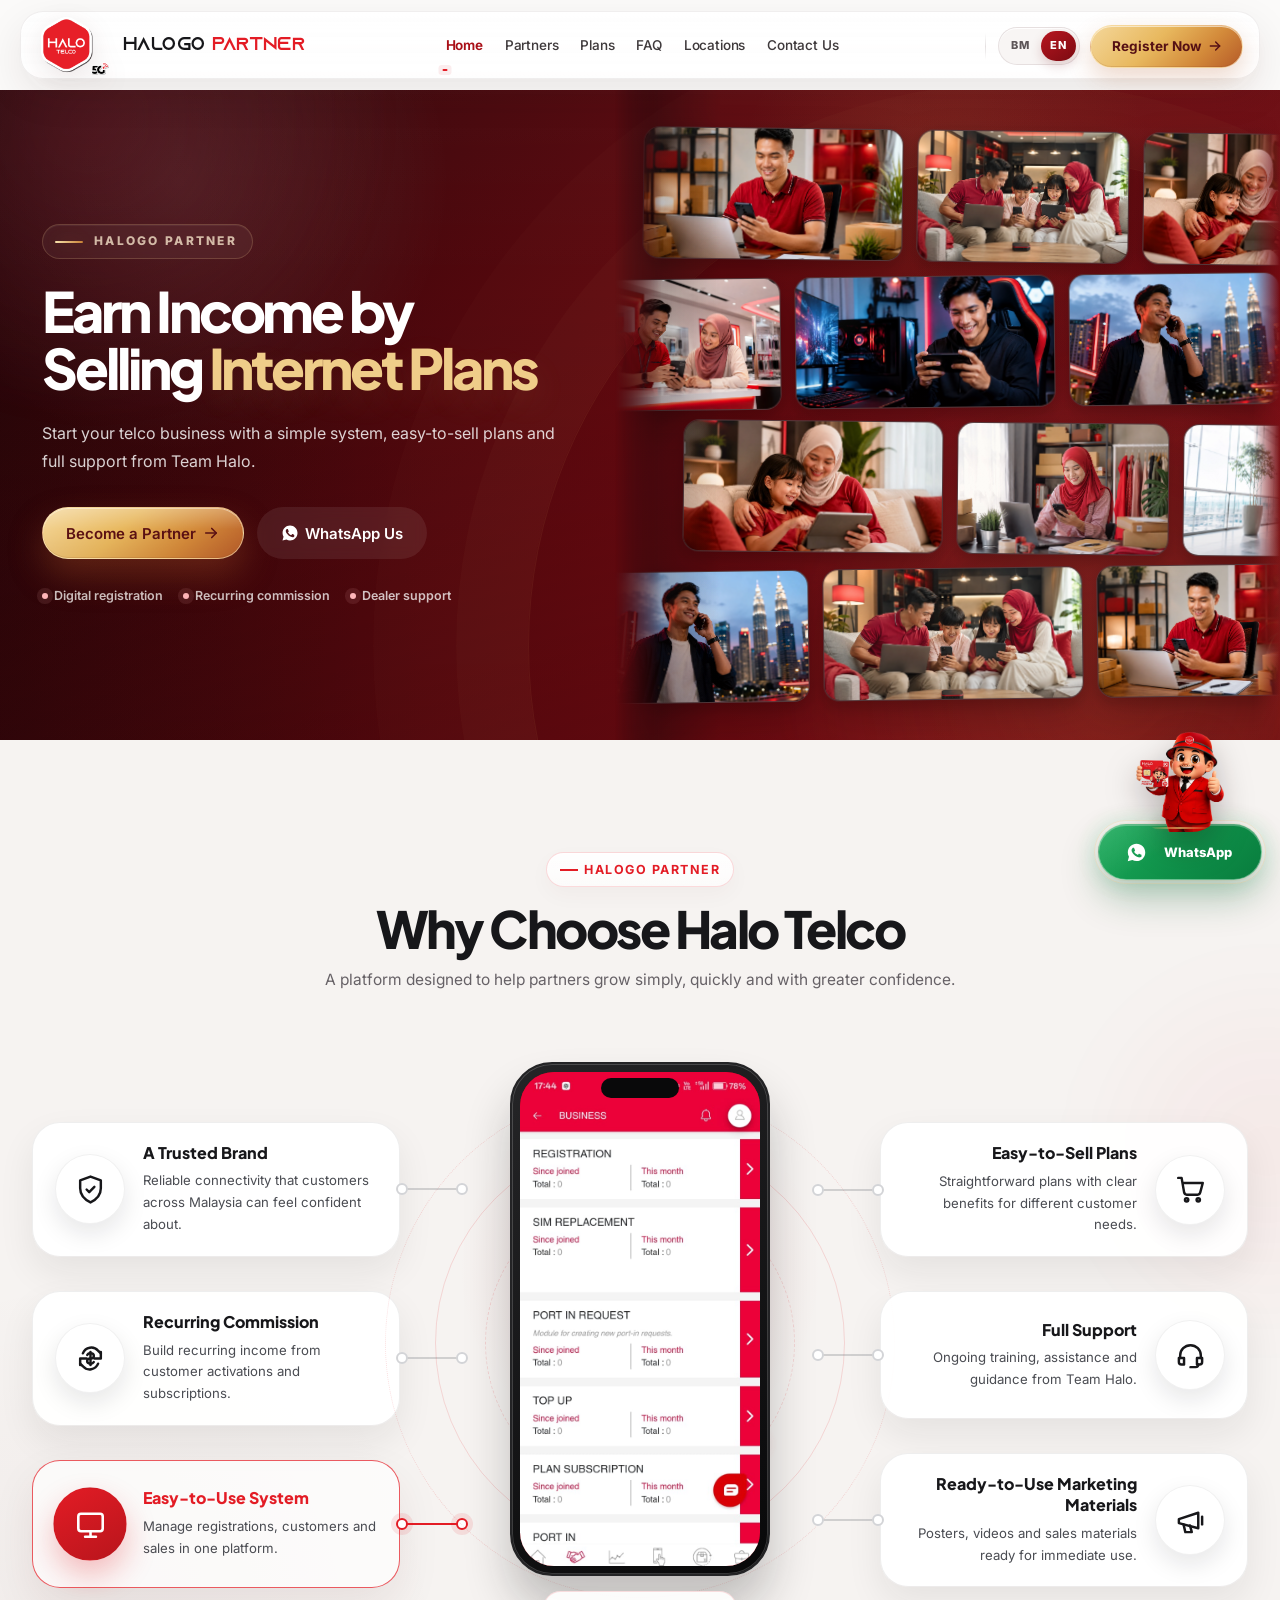
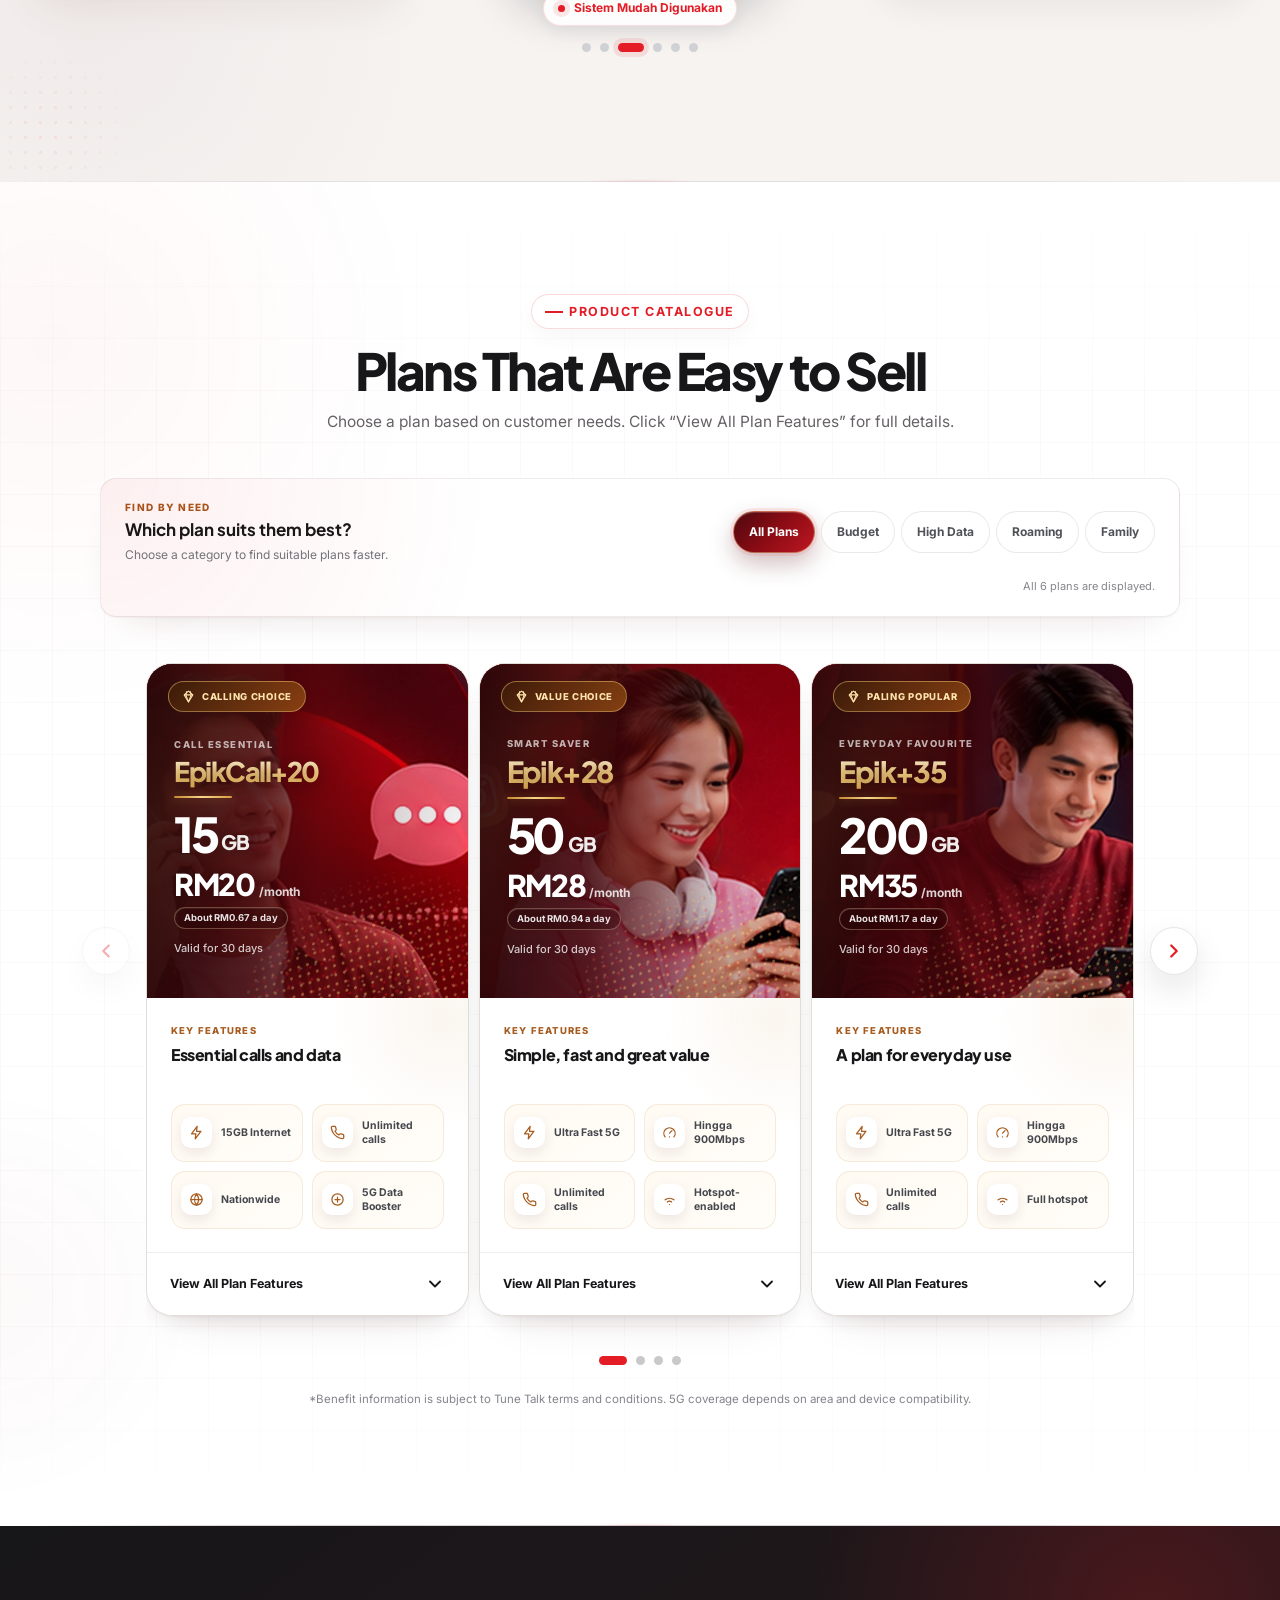
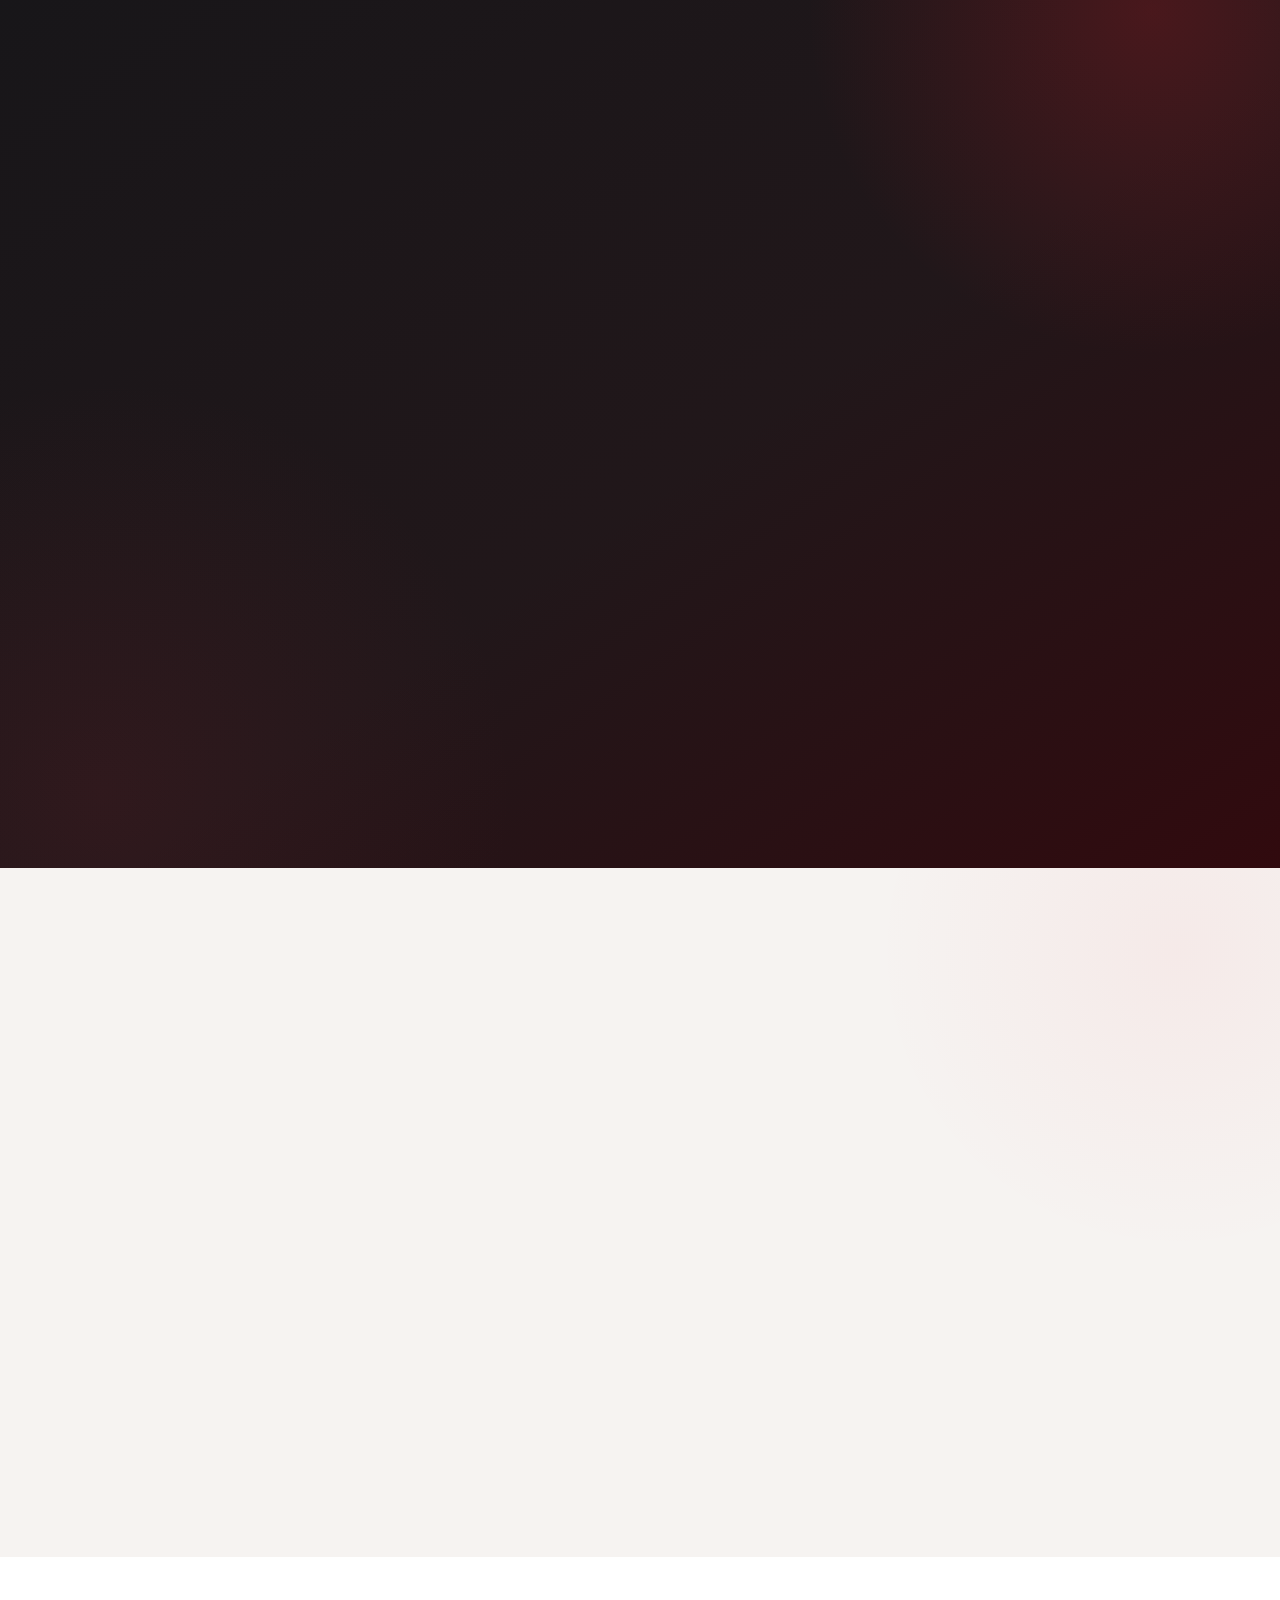
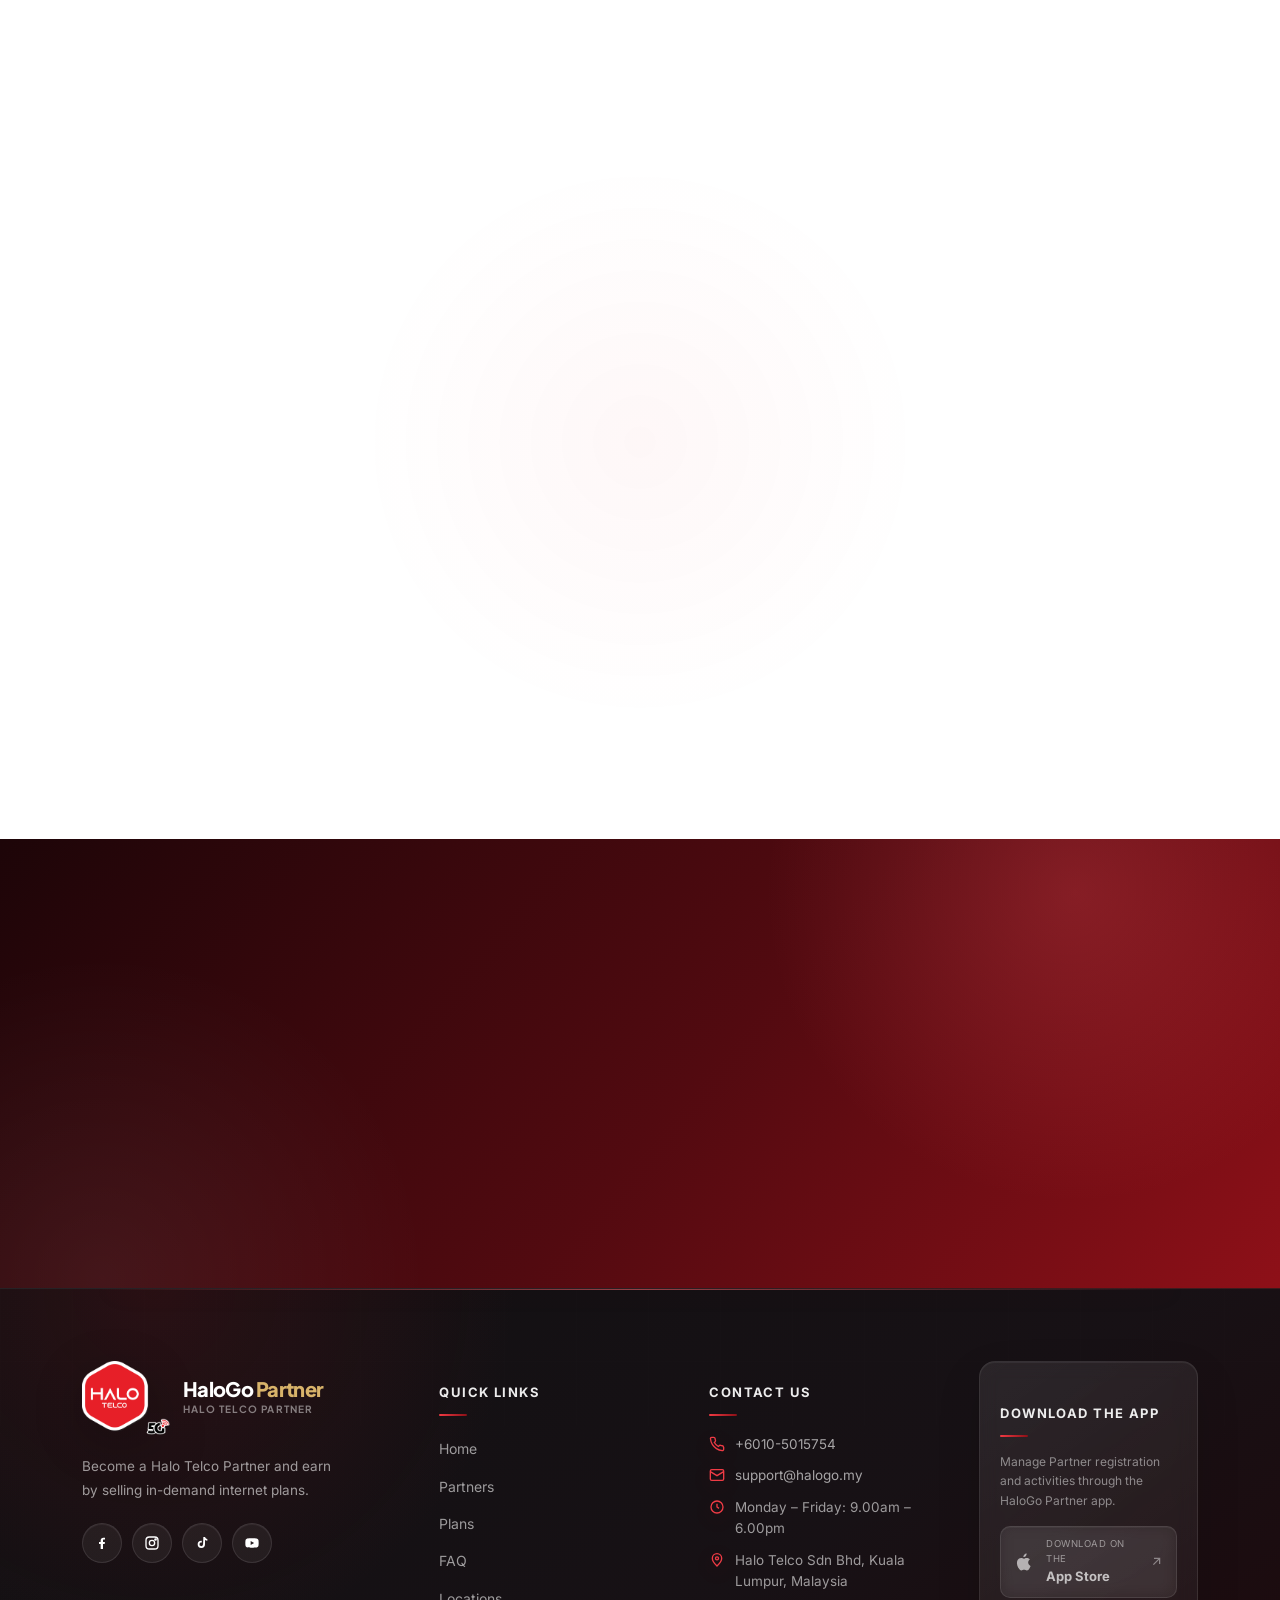
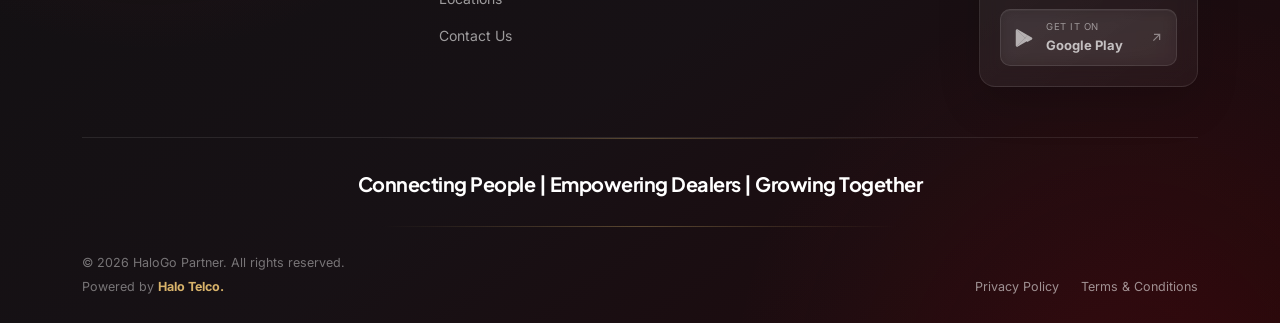
<file: en/index.html>
<!DOCTYPE html>

<html lang="en-MY">
<head>
<meta charset="utf-8"/>
<meta content="width=device-width, initial-scale=1.0" name="viewport"/>
<title>HaloGo Partner | Halo Telco Plans &amp; Partner Opportunity</title>
<link href="https://fonts.googleapis.com" rel="preconnect"/>
<link href="https://fonts.googleapis.com/css2?family=Plus+Jakarta+Sans:wght@500;700;800&amp;family=Inter:wght@400;500;600;700&amp;display=swap" rel="stylesheet"/>
<link href="../css/halogo.min.css?v=20260809-phase2-v1" rel="stylesheet"/>
<script defer="True" src="../js/en/script.js"></script><script defer="True" src="../js/en/home-page.js"></script><meta content="Explore Halo Telco internet plans and the HaloGo Partner business opportunity. Discover Epik+ benefits, sales support and how to become a partner." name="description"/><meta content="#230508" name="theme-color"/><meta content="index, follow, max-image-preview:large, max-snippet:-1, max-video-preview:-1" name="robots"/><meta content="HaloGo Partner" name="author"/><meta content="telephone=no" name="format-detection"/><meta content="en_MY" property="og:locale"/><meta content="HaloGo Partner" property="og:site_name"/><meta content="website" property="og:type"/><meta content="HaloGo Partner | Halo Telco Plans &amp; Partner Opportunity" property="og:title"/><meta content="Explore Halo Telco internet plans and the HaloGo Partner business opportunity. Discover Epik+ benefits, sales support and how to become a partner." property="og:description"/><meta content="https://halogo.my/en/" property="og:url"/><meta content="https://halogo.my/images/hero-dealer-work.webp" property="og:image"/><meta content="HaloGo Partner — Halo Telco Malaysia" property="og:image:alt"/><meta content="summary_large_image" name="twitter:card"/><meta content="HaloGo Partner | Halo Telco Plans &amp; Partner Opportunity" name="twitter:title"/><meta content="Explore Halo Telco internet plans and the HaloGo Partner business opportunity. Discover Epik+ benefits, sales support and how to become a partner." name="twitter:description"/><meta content="https://halogo.my/images/hero-dealer-work.webp" name="twitter:image"/><link href="https://halogo.my/en/" rel="canonical"/><link href="https://halogo.my/" hreflang="ms-MY" rel="alternate"/><link href="https://halogo.my/en/" hreflang="en-MY" rel="alternate"/><link href="https://halogo.my/" hreflang="x-default" rel="alternate"/><link href="../images/favicon-32.png" rel="icon" sizes="32x32" type="image/png"/><link href="../images/icon-192.png" rel="apple-touch-icon" sizes="192x192"/><link href="../site.webmanifest" rel="manifest"/><link crossorigin="anonymous" href="https://fonts.gstatic.com" rel="preconnect"/><link as="image" fetchpriority="high" href="../images/hero-dealer-work.webp" rel="preload"/><script type="application/ld+json">{"@context":"https://schema.org","@type":"WebPage","@id":"https://halogo.my/en/#webpage","url":"https://halogo.my/en/","name":"HaloGo Partner | Halo Telco Plans & Partner Opportunity","description":"Explore Halo Telco internet plans and the HaloGo Partner business opportunity. Discover Epik+ benefits, sales support and how to become a partner.","inLanguage":"en-MY","isPartOf":{"@id":"https://halogo.my/#website"},"about":{"@id":"https://halogo.my/#organization"}}</script><script type="application/ld+json">{"@context":"https://schema.org","@type":"Organization","@id":"https://halogo.my/#organization","name":"HaloGo Partner","url":"https://halogo.my/","logo":{"@type":"ImageObject","url":"https://halogo.my/images/Logo%20Halo%20Transparent.png"},"brand":{"@type":"Brand","name":"Halo Telco"},"description":"HaloGo Partner supports Halo Telco partners with plan sales, recurring commission opportunities and marketing support."}</script><meta content="ms_MY" property="og:locale:alternate"/></head>
<body class="has-floating-assistant home-page">
<!-- ============ HEADER ============ -->
<header class="site-header luxury-header">
<div class="wrap luxury-header-inner">
<a aria-label="HaloGo Partner — Home" class="brand luxury-brand" href="./">
<img alt="Halo Telco" class="luxury-brand-logo" decoding="async" height="1600" src="../images/Logo Halo Transparent.png" width="1903"/>
<span class="luxury-brand-name">HaloGo <strong>Partner</strong></span>
</a>
<nav aria-label="Main navigation" class="nav-links luxury-nav-links" id="primary-navigation"><a aria-current="page" class="active" href="./">Home</a><a href="business.html">Partners</a><a href="./#pelan">Plans</a><a href="sim-card-esim.html">FAQ</a><a href="location.html">Locations</a><a href="#hubungi">Contact Us</a><a class="nav-mobile-cta" href="business.html#mula">Register Now</a></nav>
<div class="header-actions luxury-header-actions">
<div aria-label="Language selection" class="lang-switcher"><a aria-label="Bahasa Malaysia" href="../" lang="ms-MY">BM</a><a aria-current="true" aria-label="English" class="active" href="./" lang="en-MY">EN</a></div><a class="btn btn-sm header-gold-cta" href="business.html#mula">Register Now
        <svg aria-hidden="true" fill="none" stroke="currentColor" stroke-linecap="round" stroke-linejoin="round" stroke-width="2.2" viewbox="0 0 24 24"><path d="M5 12h14"></path><path d="m13 6 6 6-6 6"></path></svg>
</a>
<button aria-controls="primary-navigation" aria-expanded="false" aria-label="Open navigation menu" class="nav-toggle" type="button"><span class="nav-toggle-line"></span><span class="nav-toggle-line"></span><span class="nav-toggle-line"></span></button>
</div>
</div>
<div aria-hidden="true" class="site-scroll-progress"><span></span></div>
</header>
<!-- ============ HERO ============ -->
<!-- ============ HERO — CINEMATIC LANDSCAPE MOVING GALLERY ============ -->
<section aria-labelledby="motion-hero-title" class="motion-hero">
<div aria-hidden="true" class="motion-hero-glow motion-hero-glow-one"></div>
<div aria-hidden="true" class="motion-hero-glow motion-hero-glow-two"></div>
<div class="motion-hero-wrap">
<div class="motion-hero-copy">
<div class="motion-hero-eyebrow"><span aria-hidden="true"></span>HaloGo Partner</div>
<h1 aria-label="Halo Telco Internet Plans and Partner Income Opportunity" id="motion-hero-title">
        Earn Income by Selling
        <span>Internet Plans</span>
</h1>
<p>
        Start your telco business with a simple system, easy-to-sell plans and full support from Team Halo.
      </p>
<div class="motion-hero-actions">
<a class="btn motion-hero-primary" href="https://play.google.com/store/search?q=tune%20talk&amp;c=apps&amp;hl=en" rel="noopener noreferrer" target="_blank">
          Become a Partner
          <svg aria-hidden="true" fill="none" stroke="currentColor" stroke-linecap="round" stroke-linejoin="round" stroke-width="2.2" viewbox="0 0 24 24">
<path d="M5 12h14"></path>
<path d="m13 6 6 6-6 6"></path>
</svg>
</a>
<a class="btn motion-hero-secondary" href="https://wa.me/601150005050" rel="noopener noreferrer" target="_blank">
<svg aria-hidden="true" fill="currentColor" viewbox="0 0 24 24">
<path d="M12.04 2c-5.5 0-9.96 4.46-9.96 9.96 0 1.76.46 3.45 1.32 4.95L2 22l5.24-1.37a9.9 9.9 0 0 0 4.8 1.22h.01c5.5 0 9.96-4.46 9.96-9.96S17.54 2 12.04 2zm5.83 14.17c-.24.68-1.4 1.3-1.93 1.36-.5.06-1.12.09-1.8-.11-.42-.13-.96-.31-1.65-.6-2.9-1.25-4.79-4.17-4.94-4.36-.14-.2-1.18-1.57-1.18-3 0-1.42.75-2.12 1.02-2.41.26-.28.57-.35.76-.35.19 0 .38 0 .55.01.18.01.42-.07.65.5.24.58.81 2 .88 2.15.07.14.11.31.02.5-.09.19-.14.31-.28.48-.14.16-.29.36-.42.48-.14.14-.28.28-.12.56.16.28.71 1.17 1.53 1.9 1.05.93 1.94 1.22 2.22 1.36.28.14.44.11.6-.07.16-.19.68-.79.87-1.06.19-.28.37-.23.62-.14.26.1 1.65.78 1.93.92.28.14.47.21.53.33.07.13.07.72-.17 1.4z"></path>
</svg>
          WhatsApp Us
        </a>
</div>
<div aria-label="Kelebihan HaloGo Partner" class="motion-hero-points">
<span><i aria-hidden="true"></i>Digital registration</span>
<span><i aria-hidden="true"></i>Recurring commission</span>
<span><i aria-hidden="true"></i>Dealer support</span>
</div>
</div>
<div aria-label="Sorotan gaya hidup dan USP Halo Telco" class="cinematic-wall">
<div class="cinematic-row cinematic-row--left cinematic-row--one">
<div class="cinematic-track">
<div class="cinematic-set">
<figure class="cinematic-card cinematic-card--wide"><img alt="Pengguna bekerja menggunakan laptop dan telefon" decoding="async" fetchpriority="high" height="992" loading="eager" src="../images/hero-dealer-work.webp" width="1586"/></figure>
<figure class="cinematic-card"><img alt="Keluarga menggunakan hotspot dan beberapa peranti" decoding="async" height="992" loading="lazy" src="../images/hero-family-hotspot.webp" width="1586"/></figure>
<figure class="cinematic-card"><img alt="Ibu dan anak menggunakan tablet bersama" decoding="async" height="992" loading="lazy" src="../images/hero-family-safe.webp" width="1586"/></figure>
<figure class="cinematic-card cinematic-card--wide"><img alt="Penjual online mengurus perniagaan dari laptop" decoding="async" height="992" loading="lazy" src="../images/hero-seller-online.webp" width="1586"/></figure>
<figure class="cinematic-card"><img alt="Pengembara menggunakan telefon di lapangan terbang" decoding="async" height="992" loading="lazy" src="../images/hero-roaming-travel.webp" width="1586"/></figure>
</div>
<div aria-hidden="true" class="cinematic-set">
<figure class="cinematic-card cinematic-card--wide"><img alt="" decoding="async" height="992" loading="lazy" src="../images/hero-dealer-work.webp" width="1586"/></figure>
<figure class="cinematic-card"><img alt="" decoding="async" height="992" loading="lazy" src="../images/hero-family-hotspot.webp" width="1586"/></figure>
<figure class="cinematic-card"><img alt="" decoding="async" height="992" loading="lazy" src="../images/hero-family-safe.webp" width="1586"/></figure>
<figure class="cinematic-card cinematic-card--wide"><img alt="" decoding="async" height="992" loading="lazy" src="../images/hero-seller-online.webp" width="1586"/></figure>
<figure class="cinematic-card"><img alt="" decoding="async" height="992" loading="lazy" src="../images/hero-roaming-travel.webp" width="1586"/></figure>
</div>
</div>
</div>
<div class="cinematic-row cinematic-row--right cinematic-row--two">
<div class="cinematic-track">
<div class="cinematic-set">
<figure class="cinematic-card"><img alt="Dealer membantu pelanggan menggunakan telefon" decoding="async" height="992" loading="lazy" src="../images/hero-dealer-support.webp" width="1586"/></figure>
<figure class="cinematic-card cinematic-card--wide"><img alt="Pengguna gaming menikmati sambungan internet pantas" decoding="async" height="992" loading="lazy" src="../images/hero-gaming-5g.webp" width="1586"/></figure>
<figure class="cinematic-card"><img alt="Pengguna membuat panggilan telefon" decoding="async" height="992" loading="lazy" src="../images/hero-unlimited-calls.webp" width="1586"/></figure>
<figure class="cinematic-card cinematic-card--wide"><img alt="Keluarga menggunakan internet pada beberapa peranti" decoding="async" height="992" loading="lazy" src="../images/hero-family-hotspot.webp" width="1586"/></figure>
<figure class="cinematic-card"><img alt="Pengguna bekerja secara digital" decoding="async" height="992" loading="lazy" src="../images/hero-dealer-work.webp" width="1586"/></figure>
</div>
<div aria-hidden="true" class="cinematic-set">
<figure class="cinematic-card"><img alt="" decoding="async" height="992" loading="lazy" src="../images/hero-dealer-support.webp" width="1586"/></figure>
<figure class="cinematic-card cinematic-card--wide"><img alt="" decoding="async" height="992" loading="lazy" src="../images/hero-gaming-5g.webp" width="1586"/></figure>
<figure class="cinematic-card"><img alt="" decoding="async" height="992" loading="lazy" src="../images/hero-unlimited-calls.webp" width="1586"/></figure>
<figure class="cinematic-card cinematic-card--wide"><img alt="" decoding="async" height="992" loading="lazy" src="../images/hero-family-hotspot.webp" width="1586"/></figure>
<figure class="cinematic-card"><img alt="" decoding="async" height="992" loading="lazy" src="../images/hero-dealer-work.webp" width="1586"/></figure>
</div>
</div>
</div>
<div class="cinematic-row cinematic-row--left cinematic-row--three">
<div class="cinematic-track">
<div class="cinematic-set">
<figure class="cinematic-card cinematic-card--wide"><img alt="Keluarga menggunakan internet dengan selamat" decoding="async" height="992" loading="lazy" src="../images/hero-family-safe.webp" width="1586"/></figure>
<figure class="cinematic-card"><img alt="Peniaga kecil bekerja secara online" decoding="async" height="992" loading="lazy" src="../images/hero-seller-online.webp" width="1586"/></figure>
<figure class="cinematic-card cinematic-card--wide"><img alt="Pengguna kekal berhubung ketika melancong" decoding="async" height="992" loading="lazy" src="../images/hero-roaming-travel.webp" width="1586"/></figure>
<figure class="cinematic-card"><img alt="Khidmat bantuan dan sokongan dealer" decoding="async" height="992" loading="lazy" src="../images/hero-dealer-support.webp" width="1586"/></figure>
<figure class="cinematic-card"><img alt="Pengguna menikmati gaming berkelajuan tinggi" decoding="async" height="992" loading="lazy" src="../images/hero-gaming-5g.webp" width="1586"/></figure>
</div>
<div aria-hidden="true" class="cinematic-set">
<figure class="cinematic-card cinematic-card--wide"><img alt="" decoding="async" height="992" loading="lazy" src="../images/hero-family-safe.webp" width="1586"/></figure>
<figure class="cinematic-card"><img alt="" decoding="async" height="992" loading="lazy" src="../images/hero-seller-online.webp" width="1586"/></figure>
<figure class="cinematic-card cinematic-card--wide"><img alt="" decoding="async" height="992" loading="lazy" src="../images/hero-roaming-travel.webp" width="1586"/></figure>
<figure class="cinematic-card"><img alt="" decoding="async" height="992" loading="lazy" src="../images/hero-dealer-support.webp" width="1586"/></figure>
<figure class="cinematic-card"><img alt="" decoding="async" height="992" loading="lazy" src="../images/hero-gaming-5g.webp" width="1586"/></figure>
</div>
</div>
</div>
<div class="cinematic-row cinematic-row--right cinematic-row--four">
<div class="cinematic-track">
<div class="cinematic-set">
<figure class="cinematic-card"><img alt="Panggilan telefon tanpa had" decoding="async" height="992" loading="lazy" src="../images/hero-unlimited-calls.webp" width="1586"/></figure>
<figure class="cinematic-card cinematic-card--wide"><img alt="Internet dikongsi bersama keluarga" decoding="async" height="992" loading="lazy" src="../images/hero-family-hotspot.webp" width="1586"/></figure>
<figure class="cinematic-card"><img alt="Kerja fleksibel menggunakan telefon dan laptop" decoding="async" height="992" loading="lazy" src="../images/hero-dealer-work.webp" width="1586"/></figure>
<figure class="cinematic-card cinematic-card--wide"><img alt="Perniagaan digital dari rumah" decoding="async" height="992" loading="lazy" src="../images/hero-seller-online.webp" width="1586"/></figure>
<figure class="cinematic-card"><img alt="Ibu dan anak menikmati kandungan digital" decoding="async" height="992" loading="lazy" src="../images/hero-family-safe.webp" width="1586"/></figure>
</div>
<div aria-hidden="true" class="cinematic-set">
<figure class="cinematic-card"><img alt="" decoding="async" height="992" loading="lazy" src="../images/hero-unlimited-calls.webp" width="1586"/></figure>
<figure class="cinematic-card cinematic-card--wide"><img alt="" decoding="async" height="992" loading="lazy" src="../images/hero-family-hotspot.webp" width="1586"/></figure>
<figure class="cinematic-card"><img alt="" decoding="async" height="992" loading="lazy" src="../images/hero-dealer-work.webp" width="1586"/></figure>
<figure class="cinematic-card cinematic-card--wide"><img alt="" decoding="async" height="992" loading="lazy" src="../images/hero-seller-online.webp" width="1586"/></figure>
<figure class="cinematic-card"><img alt="" decoding="async" height="992" loading="lazy" src="../images/hero-family-safe.webp" width="1586"/></figure>
</div>
</div>
</div>
</div>
</div>
</section>
<!-- ============ KENAPA PILIH HALO TELCO ============ -->
<section class="section ht-why-section" data-why-showcase="" id="kenapa">
<div class="wrap ht-why-wrap">
<header class="ht-why-header">
<div class="eyebrow home-business-pill" style="justify-content:center;">HaloGo Partner</div>
<h2>Why Choose Halo Telco</h2>
<p>A platform designed to help partners grow simply, quickly and with greater confidence.</p>
</header>
<div class="ht-why-stage">
<!-- KIRI: 3 KELEBIHAN -->
<div aria-label="Kelebihan Halo Telco sebelah kiri" class="ht-why-column ht-why-column-left">
<button class="ht-why-feature" data-why-index="0" type="button">
<span aria-hidden="true" class="ht-why-icon">
<svg fill="none" stroke="currentColor" stroke-linecap="round" stroke-linejoin="round" stroke-width="1.9" viewbox="0 0 24 24">
<path d="M12 2 4 5v6c0 5 3.4 8.7 8 11 4.6-2.3 8-6 8-11V5z"></path>
<path d="m9 12 2 2 4-4"></path>
</svg>
</span>
<span class="ht-why-copy">
<strong>A Trusted Brand</strong>
<small>Reliable connectivity that customers across Malaysia can feel confident about.</small>
</span>
<span aria-hidden="true" class="ht-why-connector"><i></i></span>
</button>
<button class="ht-why-feature is-active" data-why-index="1" type="button">
<span aria-hidden="true" class="ht-why-icon">
<svg fill="none" stroke="currentColor" stroke-linecap="round" stroke-linejoin="round" stroke-width="1.9" viewbox="0 0 24 24">
<path d="M20 7v5h-5"></path>
<path d="M4 17v-5h5"></path>
<path d="M6.1 8a7 7 0 0 1 11.8-2L20 8"></path>
<path d="M17.9 16A7 7 0 0 1 6.1 18L4 16"></path>
<path d="M12 7v10"></path>
<path d="M9.5 9.2A2.6 2.6 0 0 1 12 8c1.5 0 2.6.9 2.6 2s-1.1 2-2.6 2-2.6.9-2.6 2 1.1 2 2.6 2a2.6 2.6 0 0 0 2.5-1.2"></path>
</svg>
</span>
<span class="ht-why-copy">
<strong>Recurring Commission</strong>
<small>Build recurring income from customer activations and subscriptions.</small>
</span>
<span aria-hidden="true" class="ht-why-connector"><i></i></span>
</button>
<button class="ht-why-feature" data-why-index="2" type="button">
<span aria-hidden="true" class="ht-why-icon">
<svg fill="none" stroke="currentColor" stroke-linecap="round" stroke-linejoin="round" stroke-width="1.9" viewbox="0 0 24 24">
<rect height="13" rx="2" width="18" x="3" y="4"></rect>
<path d="M8 21h8M12 17v4"></path>
</svg>
</span>
<span class="ht-why-copy">
<strong>Easy-to-Use System</strong>
<small>Manage registrations, customers and sales in one platform.</small>
</span>
<span aria-hidden="true" class="ht-why-connector"><i></i></span>
</button>
</div>
<!-- TENGAH: PHONE + SIM, DIBINA SEPENUHNYA DENGAN HTML/CSS -->
<div class="ht-why-center">
<div aria-hidden="true" class="ht-signal-rings">
<span></span><span></span><span></span><span></span>
</div>
<!-- Subtle orbital particles: decorative only -->
<div aria-hidden="true" class="ht-orbit-system" data-orbit-system="">
<div class="ht-orbit-track ht-orbit-track--inner">
<i class="ht-orbit-particle ht-orbit-particle--red" style="--particle-angle: 18deg; --particle-size: 10px;"></i>
</div>
<div class="ht-orbit-track ht-orbit-track--middle">
<i class="ht-orbit-particle ht-orbit-particle--rose" style="--particle-angle: 42deg; --particle-size: 11px;"></i>
<i class="ht-orbit-particle ht-orbit-particle--silver" style="--particle-angle: 224deg; --particle-size: 6px;"></i>
</div>
<div class="ht-orbit-track ht-orbit-track--outer">
<i class="ht-orbit-particle ht-orbit-particle--red" style="--particle-angle: 128deg; --particle-size: 12px;"></i>
<i class="ht-orbit-particle ht-orbit-particle--rose" style="--particle-angle: 304deg; --particle-size: 11px;"></i>
</div>
</div>
<div aria-label="Paparan skrin log masuk aplikasi HaloGo Partner" class="ht-phone-scene" role="img">
<div class="ht-phone">
<div aria-hidden="true" class="ht-phone-island"></div>
<div class="ht-phone-screen">
<img alt="Skrin log masuk aplikasi HaloGo Partner" class="ht-phone-login-image" decoding="async" height="720" loading="lazy" src="../images/halogo-partner-businesspage.jpg" width="333"/>
</div>
</div>
</div>
<div aria-live="polite" class="ht-why-active-label">
<span></span>
<strong data-why-active-title="">Recurring Commission</strong>
</div>
<div aria-label="Select kelebihan Halo Telco" class="ht-why-dots">
<button aria-label="A Trusted Brand" data-why-dot="0" type="button"></button>
<button aria-label="Recurring Commission" class="is-active" data-why-dot="1" type="button"></button>
<button aria-label="Easy-to-Use System" data-why-dot="2" type="button"></button>
<button aria-label="Easy-to-Sell Plans" data-why-dot="3" type="button"></button>
<button aria-label="Full Support" data-why-dot="4" type="button"></button>
<button aria-label="Ready-to-Use Marketing Materials" data-why-dot="5" type="button"></button>
</div>
</div>
<!-- KANAN: 3 KELEBIHAN -->
<div aria-label="Kelebihan Halo Telco sebelah kanan" class="ht-why-column ht-why-column-right">
<button class="ht-why-feature" data-why-index="3" type="button">
<span aria-hidden="true" class="ht-why-connector"><i></i></span>
<span class="ht-why-copy">
<strong>Easy-to-Sell Plans</strong>
<small>Straightforward plans with clear benefits for different customer needs.</small>
</span>
<span aria-hidden="true" class="ht-why-icon">
<svg fill="none" stroke="currentColor" stroke-linecap="round" stroke-linejoin="round" stroke-width="1.9" viewbox="0 0 24 24">
<circle cx="9" cy="20" r="1.3"></circle><circle cx="18" cy="20" r="1.3"></circle>
<path d="M2.5 3h2.6l2 11.4a2 2 0 0 0 2 1.6h8.4a2 2 0 0 0 2-1.6L21.5 7H6"></path>
</svg>
</span>
</button>
<button class="ht-why-feature" data-why-index="4" type="button">
<span aria-hidden="true" class="ht-why-connector"><i></i></span>
<span class="ht-why-copy">
<strong>Full Support</strong>
<small>Ongoing training, assistance and guidance from Team Halo.</small>
</span>
<span aria-hidden="true" class="ht-why-icon">
<svg fill="none" stroke="currentColor" stroke-linecap="round" stroke-linejoin="round" stroke-width="1.9" viewbox="0 0 24 24">
<path d="M4 14v-2a8 8 0 0 1 16 0v2"></path><path d="M18 19h1a2 2 0 0 0 2-2v-3h-4v5z"></path><path d="M6 19H5a2 2 0 0 1-2-2v-3h4v5z"></path><path d="M18 19c0 1.1-.9 2-2 2h-4"></path>
</svg>
</span>
</button>
<button class="ht-why-feature" data-why-index="5" type="button">
<span aria-hidden="true" class="ht-why-connector"><i></i></span>
<span class="ht-why-copy">
<strong>Ready-to-Use Marketing Materials</strong>
<small>Posters, videos and sales materials ready for immediate use.</small>
</span>
<span aria-hidden="true" class="ht-why-icon">
<svg fill="none" stroke="currentColor" stroke-linecap="round" stroke-linejoin="round" stroke-width="1.9" viewbox="0 0 24 24">
<path d="m3 11 15-5v12L3 14z"></path><path d="M11.6 15.8 13 21H8l-1.4-6"></path><path d="M21 9v6"></path>
</svg>
</span>
</button>
</div>
</div>
<!-- MOBILE: HORIZONTAL SWIPE CAROUSEL -->
<div aria-label="Halo Telco benefits — swipe to explore" class="ht-why-mobile-carousel">
<div class="ht-why-mobile-track" data-why-mobile-track="" tabindex="0">
<button class="ht-why-feature" data-why-index="0" type="button">
<span aria-hidden="true" class="ht-why-icon">
<svg fill="none" stroke="currentColor" stroke-linecap="round" stroke-linejoin="round" stroke-width="1.9" viewbox="0 0 24 24"><path d="M12 2 4 5v6c0 5 3.4 8.7 8 11 4.6-2.3 8-6 8-11V5z"></path><path d="m9 12 2 2 4-4"></path></svg>
</span>
<span class="ht-why-copy"><strong>A Trusted Brand</strong><small>Reliable connectivity that customers across Malaysia can feel confident about.</small></span>
</button>
<button class="ht-why-feature is-active" data-why-index="1" type="button">
<span aria-hidden="true" class="ht-why-icon">
<svg fill="none" stroke="currentColor" stroke-linecap="round" stroke-linejoin="round" stroke-width="1.9" viewbox="0 0 24 24"><path d="M20 7v5h-5M4 17v-5h5M6.1 8a7 7 0 0 1 11.8-2L20 8M17.9 16A7 7 0 0 1 6.1 18L4 16M12 7v10"></path></svg>
</span>
<span class="ht-why-copy"><strong>Recurring Commission</strong><small>Build recurring income from customer activations and subscriptions.</small></span>
</button>
<button class="ht-why-feature" data-why-index="2" type="button">
<span aria-hidden="true" class="ht-why-icon">
<svg fill="none" stroke="currentColor" stroke-linecap="round" stroke-linejoin="round" stroke-width="1.9" viewbox="0 0 24 24"><rect height="13" rx="2" width="18" x="3" y="4"></rect><path d="M8 21h8M12 17v4"></path></svg>
</span>
<span class="ht-why-copy"><strong>Easy-to-Use System</strong><small>Manage registrations, customers and sales in one platform.</small></span>
</button>
<button class="ht-why-feature" data-why-index="3" type="button">
<span aria-hidden="true" class="ht-why-icon">
<svg fill="none" stroke="currentColor" stroke-linecap="round" stroke-linejoin="round" stroke-width="1.9" viewbox="0 0 24 24"><circle cx="9" cy="20" r="1.3"></circle><circle cx="18" cy="20" r="1.3"></circle><path d="M2.5 3h2.6l2 11.4a2 2 0 0 0 2 1.6h8.4a2 2 0 0 0 2-1.6L21.5 7H6"></path></svg>
</span>
<span class="ht-why-copy"><strong>Easy-to-Sell Plans</strong><small>Straightforward plans with clear benefits for different customer needs.</small></span>
</button>
<button class="ht-why-feature" data-why-index="4" type="button">
<span aria-hidden="true" class="ht-why-icon">
<svg fill="none" stroke="currentColor" stroke-linecap="round" stroke-linejoin="round" stroke-width="1.9" viewbox="0 0 24 24"><path d="M4 14v-2a8 8 0 0 1 16 0v2"></path><path d="M18 19h1a2 2 0 0 0 2-2v-3h-4v5zM6 19H5a2 2 0 0 1-2-2v-3h4v5z"></path><path d="M18 19c0 1.1-.9 2-2 2h-4"></path></svg>
</span>
<span class="ht-why-copy"><strong>Full Support</strong><small>Ongoing training, assistance and guidance from Team Halo.</small></span>
</button>
<button class="ht-why-feature" data-why-index="5" type="button">
<span aria-hidden="true" class="ht-why-icon">
<svg fill="none" stroke="currentColor" stroke-linecap="round" stroke-linejoin="round" stroke-width="1.9" viewbox="0 0 24 24"><path d="m3 11 15-5v12L3 14z"></path><path d="M11.6 15.8 13 21H8l-1.4-6M21 9v6"></path></svg>
</span>
<span class="ht-why-copy"><strong>Ready-to-Use Marketing Materials</strong><small>Posters, videos and sales materials ready for immediate use.</small></span>
</button>
</div>
<p class="ht-why-swipe-note">Swipe left or right to view all benefits.</p>
</div>
</div>
</section>
<!-- ============ PELAN ============ -->
<section class="section alt epik-plan-section" id="pelan">
<div class="wrap">
<div class="section-head">
<div class="eyebrow home-business-pill" style="justify-content:center;">Product Catalogue</div>
<h2>Plans That Are Easy to Sell</h2>
<p>Choose a plan based on customer needs. Click “View All Plan Features” for full details.</p>
</div>
<div class="smart-plan-finder" data-plan-finder="">
<div class="smart-plan-finder-copy">
<span class="smart-plan-finder-label">Find by need</span>
<strong>Which plan suits them best?</strong>
<p>Choose a category to find suitable plans faster.</p>
</div>
<div aria-label="Filter plans by customer needs" class="smart-plan-filters" role="group">
<button aria-pressed="true" class="smart-plan-filter is-active" data-plan-filter="all" type="button">All Plans</button>
<button aria-pressed="false" class="smart-plan-filter" data-plan-filter="budget" type="button">Budget</button>
<button aria-pressed="false" class="smart-plan-filter" data-plan-filter="data" type="button">High Data</button>
<button aria-pressed="false" class="smart-plan-filter" data-plan-filter="roaming" type="button">Roaming</button>
<button aria-pressed="false" class="smart-plan-filter" data-plan-filter="family" type="button">Family</button>
</div>
<p aria-live="polite" class="smart-plan-result" data-plan-result="">All 6 plans are displayed.</p>
</div>
<div aria-label="Halo Telco plan list" class="plan-carousel" data-plan-carousel="" role="region">
<button aria-label="View previous plan" class="plan-carousel-nav plan-carousel-prev" type="button">
<svg aria-hidden="true" viewbox="0 0 24 24"><path d="M15 18l-6-6 6-6"></path></svg>
</button>
<div class="plan-carousel-viewport" tabindex="0">
<div class="plan-carousel-track">
<article class="plan-card plan-card--uniform plan-card--call" data-plan-tags="all budget call">
<div class="plan-card-head plan-card-head--premium">
<img alt="Pengguna membuat panggilan telefon untuk pelan EpikCall+20" class="plan-card-visual" decoding="async" height="620" loading="lazy" src="../images/plan-epikcall20.webp" width="900"/>
<span aria-hidden="true" class="plan-card-head-glow"></span>
<span class="plan-ribbon"><svg aria-hidden="true" fill="none" stroke="currentColor" stroke-linejoin="round" stroke-width="2" viewbox="0 0 24 24"><path d="m12 2 8 7-8 13L4 9z"></path><path d="M4 9h16M9 2l-2 7 5 13 5-13-2-7"></path></svg><span>CALLING CHOICE</span></span>
<div class="plan-hero-copy">
<span class="plan-persona">CALL ESSENTIAL</span>
<p class="plan-name">EpikCall+20</p>
<div class="plan-data plan-data-premium"><strong>15</strong><span>GB</span></div>
<div class="plan-price-zone">
<div class="plan-price"><strong>RM20</strong><span>/month</span></div>
<span class="plan-daily">About RM0.67 a day</span>
</div>
<p class="plan-validity">Valid for 30 days</p>
</div>
</div>
<div class="plan-card-summary plan-card-summary--premium">
<div class="plan-summary-title">
<span>KEY FEATURES</span>
<h3>Essential calls and data</h3>
</div>
<ul class="plan-feature-chips">
<li><span class="plan-feature-icon"><svg aria-hidden="true" fill="none" stroke="currentColor" stroke-linecap="round" stroke-linejoin="round" stroke-width="2" viewbox="0 0 24 24"><path d="m13 2-9 12h7l-1 8 9-12h-7z"></path></svg></span><span>15GB Internet</span></li>
<li><span class="plan-feature-icon"><svg aria-hidden="true" fill="none" stroke="currentColor" stroke-linecap="round" stroke-linejoin="round" stroke-width="2" viewbox="0 0 24 24"><path d="M22 16.92v3a2 2 0 0 1-2.18 2 19.8 19.8 0 0 1-8.63-3.07 19.5 19.5 0 0 1-6-6A19.8 19.8 0 0 1 2.12 4.18 2 2 0 0 1 4.11 2h3a2 2 0 0 1 2 1.72c.13.96.36 1.9.7 2.8a2 2 0 0 1-.45 2.11L8.09 9.91a16 16 0 0 0 6 6l1.27-1.27a2 2 0 0 1 2.11-.45c.9.34 1.84.57 2.8.7A2 2 0 0 1 22 16.92z"></path></svg></span><span>Unlimited calls</span></li>
<li><span class="plan-feature-icon"><svg aria-hidden="true" fill="none" stroke="currentColor" stroke-linecap="round" stroke-linejoin="round" stroke-width="2" viewbox="0 0 24 24"><circle cx="12" cy="12" r="9"></circle><path d="M3 12h18M12 3a15 15 0 0 1 0 18M12 3a15 15 0 0 0 0 18"></path></svg></span><span>Nationwide</span></li>
<li><span class="plan-feature-icon"><svg aria-hidden="true" fill="none" stroke="currentColor" stroke-linecap="round" stroke-linejoin="round" stroke-width="2" viewbox="0 0 24 24"><circle cx="12" cy="12" r="9"></circle><path d="M12 8v8M8 12h8"></path></svg></span><span>5G Data Booster</span></li>
</ul>
</div>
<div class="plan-card-accordion">
<button aria-controls="plan-details-call20" aria-expanded="false" class="plan-details-toggle" data-plan-toggle="" type="button">
<span>View All Plan Features</span>
<svg aria-hidden="true" fill="none" stroke="currentColor" stroke-linecap="round" stroke-linejoin="round" stroke-width="2.2" viewbox="0 0 24 24">
<path d="m6 9 6 6 6-6"></path>
</svg>
</button>
<div aria-hidden="true" class="plan-details-panel" id="plan-details-call20" role="region">
<div class="plan-details-content">
<div class="plan-detail-group">
<h4>Internet &amp; Validity</h4>
<ul><li><svg aria-hidden="true" fill="none" stroke="currentColor" stroke-linecap="round" stroke-linejoin="round" stroke-width="2.2" viewbox="0 0 24 24"><path d="M20 6 9 17l-5-5"></path></svg><span>15GB Internet quota on 5G/4G networks</span></li><li><svg aria-hidden="true" fill="none" stroke="currentColor" stroke-linecap="round" stroke-linejoin="round" stroke-width="2.2" viewbox="0 0 24 24"><path d="M20 6 9 17l-5-5"></path></svg><span>30-day plan validity</span></li><li><svg aria-hidden="true" fill="none" stroke="currentColor" stroke-linecap="round" stroke-linejoin="round" stroke-width="2.2" viewbox="0 0 24 24"><path d="M20 6 9 17l-5-5"></path></svg><span>10GB 5G Booster available while the plan is active</span></li></ul>
</div>
<div class="plan-detail-group">
<h4>Calls &amp; Extras</h4>
<ul><li><svg aria-hidden="true" fill="none" stroke="currentColor" stroke-linecap="round" stroke-linejoin="round" stroke-width="2.2" viewbox="0 0 24 24"><path d="M20 6 9 17l-5-5"></path></svg><span>Unlimited on-net and off-net calls</span></li><li><svg aria-hidden="true" fill="none" stroke="currentColor" stroke-linecap="round" stroke-linejoin="round" stroke-width="2.2" viewbox="0 0 24 24"><path d="M20 6 9 17l-5-5"></path></svg><span>RM10 Booster also includes 50 SMS</span></li><li><svg aria-hidden="true" fill="none" stroke="currentColor" stroke-linecap="round" stroke-linejoin="round" stroke-width="2.2" viewbox="0 0 24 24"><path d="M20 6 9 17l-5-5"></path></svg><span>Pay via app, card, eWallet or Tune Talk credit</span></li></ul>
</div>
<p class="plan-card-note">Subject to terms, eligibility, network coverage and device compatibility.</p>
</div>
</div>
</div>
</article>
<article class="plan-card plan-card--uniform plan-card--28" data-plan-tags="all budget">
<div class="plan-card-head plan-card-head--premium">
<img alt="Pengguna muda menggunakan telefon untuk pelan Epik+28" class="plan-card-visual" decoding="async" height="620" loading="lazy" src="../images/plan-epik28.webp" width="900"/>
<span aria-hidden="true" class="plan-card-head-glow"></span>
<span class="plan-ribbon"><svg aria-hidden="true" fill="none" stroke="currentColor" stroke-linejoin="round" stroke-width="2" viewbox="0 0 24 24"><path d="m12 2 8 7-8 13L4 9z"></path><path d="M4 9h16M9 2l-2 7 5 13 5-13-2-7"></path></svg><span>VALUE CHOICE</span></span>
<div class="plan-hero-copy">
<span class="plan-persona">SMART SAVER</span>
<p class="plan-name">Epik+28</p>
<div class="plan-data plan-data-premium"><strong>50</strong><span>GB</span></div>
<div class="plan-price-zone">
<div class="plan-price"><strong>RM28</strong><span>/month</span></div>
<span class="plan-daily">About RM0.94 a day</span>
</div>
<p class="plan-validity">Valid for 30 days</p>
</div>
</div>
<div class="plan-card-summary plan-card-summary--premium">
<div class="plan-summary-title">
<span>KEY FEATURES</span>
<h3>Simple, fast and great value</h3>
</div>
<ul class="plan-feature-chips">
<li><span class="plan-feature-icon"><svg aria-hidden="true" fill="none" stroke="currentColor" stroke-linecap="round" stroke-linejoin="round" stroke-width="2" viewbox="0 0 24 24"><path d="m13 2-9 12h7l-1 8 9-12h-7z"></path></svg></span><span>Ultra Fast 5G</span></li>
<li><span class="plan-feature-icon"><svg aria-hidden="true" fill="none" stroke="currentColor" stroke-linecap="round" stroke-linejoin="round" stroke-width="2" viewbox="0 0 24 24"><path d="M4.9 19a9 9 0 1 1 14.2 0"></path><path d="m12 13 4-4"></path><path d="M12 19h.01"></path></svg></span><span>Hingga 900Mbps</span></li>
<li><span class="plan-feature-icon"><svg aria-hidden="true" fill="none" stroke="currentColor" stroke-linecap="round" stroke-linejoin="round" stroke-width="2" viewbox="0 0 24 24"><path d="M22 16.92v3a2 2 0 0 1-2.18 2 19.8 19.8 0 0 1-8.63-3.07 19.5 19.5 0 0 1-6-6A19.8 19.8 0 0 1 2.12 4.18 2 2 0 0 1 4.11 2h3a2 2 0 0 1 2 1.72c.13.96.36 1.9.7 2.8a2 2 0 0 1-.45 2.11L8.09 9.91a16 16 0 0 0 6 6l1.27-1.27a2 2 0 0 1 2.11-.45c.9.34 1.84.57 2.8.7A2 2 0 0 1 22 16.92z"></path></svg></span><span>Unlimited calls</span></li>
<li><span class="plan-feature-icon"><svg aria-hidden="true" fill="none" stroke="currentColor" stroke-linecap="round" stroke-linejoin="round" stroke-width="2" viewbox="0 0 24 24"><path d="M5 12.55a11 11 0 0 1 14.08 0"></path><path d="M8.5 16a6 6 0 0 1 7 0"></path><path d="M12 20h.01"></path></svg></span><span>Hotspot-enabled</span></li>
</ul>
</div>
<div class="plan-card-accordion">
<button aria-controls="plan-details-epik28" aria-expanded="false" class="plan-details-toggle" data-plan-toggle="" type="button">
<span>View All Plan Features</span>
<svg aria-hidden="true" fill="none" stroke="currentColor" stroke-linecap="round" stroke-linejoin="round" stroke-width="2.2" viewbox="0 0 24 24">
<path d="m6 9 6 6 6-6"></path>
</svg>
</button>
<div aria-hidden="true" class="plan-details-panel" id="plan-details-epik28" role="region">
<div class="plan-details-content">
<div class="plan-detail-group">
<h4>Internet &amp; Speed</h4>
<ul><li><svg aria-hidden="true" fill="none" stroke="currentColor" stroke-linecap="round" stroke-linejoin="round" stroke-width="2.2" viewbox="0 0 24 24"><path d="M20 6 9 17l-5-5"></path></svg><span>50GB Internet 5G/4G</span></li><li><svg aria-hidden="true" fill="none" stroke="currentColor" stroke-linecap="round" stroke-linejoin="round" stroke-width="2.2" viewbox="0 0 24 24"><path d="M20 6 9 17l-5-5"></path></svg><span>Speeds up to 900Mbps</span></li><li><svg aria-hidden="true" fill="none" stroke="currentColor" stroke-linecap="round" stroke-linejoin="round" stroke-width="2.2" viewbox="0 0 24 24"><path d="M20 6 9 17l-5-5"></path></svg><span>No FUP on the plan's base quota</span></li><li><svg aria-hidden="true" fill="none" stroke="currentColor" stroke-linecap="round" stroke-linejoin="round" stroke-width="2.2" viewbox="0 0 24 24"><path d="M20 6 9 17l-5-5"></path></svg><span>Optimised for one hotspot device</span></li></ul>
</div>
<div class="plan-detail-group">
<h4>Calls &amp; Extras</h4>
<ul><li><svg aria-hidden="true" fill="none" stroke="currentColor" stroke-linecap="round" stroke-linejoin="round" stroke-width="2.2" viewbox="0 0 24 24"><path d="M20 6 9 17l-5-5"></path></svg><span>Unlimited calls to all Malaysian networks</span></li><li><svg aria-hidden="true" fill="none" stroke="currentColor" stroke-linecap="round" stroke-linejoin="round" stroke-width="2.2" viewbox="0 0 24 24"><path d="M20 6 9 17l-5-5"></path></svg><span>10 free SMS to all networks</span></li><li><svg aria-hidden="true" fill="none" stroke="currentColor" stroke-linecap="round" stroke-linejoin="round" stroke-width="2.2" viewbox="0 0 24 24"><path d="M20 6 9 17l-5-5"></path></svg><span>Layak membeli 5G Data Booster</span></li></ul>
</div>
<p class="plan-card-note">Subject to terms, eligibility, network coverage and device compatibility.</p>
</div>
</div>
</div>
</article>
<article class="plan-card plan-card--uniform plan-card--35" data-plan-tags="all data daily">
<div class="plan-card-head plan-card-head--premium">
<img alt="Pengguna bekerja dengan laptop dan telefon untuk pelan Epik+35" class="plan-card-visual" decoding="async" height="620" loading="lazy" src="../images/plan-epik35.webp" width="900"/>
<span aria-hidden="true" class="plan-card-head-glow"></span>
<span class="plan-ribbon"><svg aria-hidden="true" fill="none" stroke="currentColor" stroke-linejoin="round" stroke-width="2" viewbox="0 0 24 24"><path d="m12 2 8 7-8 13L4 9z"></path><path d="M4 9h16M9 2l-2 7 5 13 5-13-2-7"></path></svg><span>PALING POPULAR</span></span>
<div class="plan-hero-copy">
<span class="plan-persona">EVERYDAY FAVOURITE</span>
<p class="plan-name">Epik+35</p>
<div class="plan-data plan-data-premium"><strong>200</strong><span>GB</span></div>
<div class="plan-price-zone">
<div class="plan-price"><strong>RM35</strong><span>/month</span></div>
<span class="plan-daily">About RM1.17 a day</span>
</div>
<p class="plan-validity">Valid for 30 days</p>
</div>
</div>
<div class="plan-card-summary plan-card-summary--premium">
<div class="plan-summary-title">
<span>KEY FEATURES</span>
<h3>A plan for everyday use</h3>
</div>
<ul class="plan-feature-chips">
<li><span class="plan-feature-icon"><svg aria-hidden="true" fill="none" stroke="currentColor" stroke-linecap="round" stroke-linejoin="round" stroke-width="2" viewbox="0 0 24 24"><path d="m13 2-9 12h7l-1 8 9-12h-7z"></path></svg></span><span>Ultra Fast 5G</span></li>
<li><span class="plan-feature-icon"><svg aria-hidden="true" fill="none" stroke="currentColor" stroke-linecap="round" stroke-linejoin="round" stroke-width="2" viewbox="0 0 24 24"><path d="M4.9 19a9 9 0 1 1 14.2 0"></path><path d="m12 13 4-4"></path><path d="M12 19h.01"></path></svg></span><span>Hingga 900Mbps</span></li>
<li><span class="plan-feature-icon"><svg aria-hidden="true" fill="none" stroke="currentColor" stroke-linecap="round" stroke-linejoin="round" stroke-width="2" viewbox="0 0 24 24"><path d="M22 16.92v3a2 2 0 0 1-2.18 2 19.8 19.8 0 0 1-8.63-3.07 19.5 19.5 0 0 1-6-6A19.8 19.8 0 0 1 2.12 4.18 2 2 0 0 1 4.11 2h3a2 2 0 0 1 2 1.72c.13.96.36 1.9.7 2.8a2 2 0 0 1-.45 2.11L8.09 9.91a16 16 0 0 0 6 6l1.27-1.27a2 2 0 0 1 2.11-.45c.9.34 1.84.57 2.8.7A2 2 0 0 1 22 16.92z"></path></svg></span><span>Unlimited calls</span></li>
<li><span class="plan-feature-icon"><svg aria-hidden="true" fill="none" stroke="currentColor" stroke-linecap="round" stroke-linejoin="round" stroke-width="2" viewbox="0 0 24 24"><path d="M5 12.55a11 11 0 0 1 14.08 0"></path><path d="M8.5 16a6 6 0 0 1 7 0"></path><path d="M12 20h.01"></path></svg></span><span>Full hotspot</span></li>
</ul>
</div>
<div class="plan-card-accordion">
<button aria-controls="plan-details-epik35" aria-expanded="false" class="plan-details-toggle" data-plan-toggle="" type="button">
<span>View All Plan Features</span>
<svg aria-hidden="true" fill="none" stroke="currentColor" stroke-linecap="round" stroke-linejoin="round" stroke-width="2.2" viewbox="0 0 24 24">
<path d="m6 9 6 6 6-6"></path>
</svg>
</button>
<div aria-hidden="true" class="plan-details-panel" id="plan-details-epik35" role="region">
<div class="plan-details-content">
<div class="plan-detail-group">
<h4>Internet &amp; Speed</h4>
<ul><li><svg aria-hidden="true" fill="none" stroke="currentColor" stroke-linecap="round" stroke-linejoin="round" stroke-width="2.2" viewbox="0 0 24 24"><path d="M20 6 9 17l-5-5"></path></svg><span>200GB Internet 5G/4G</span></li><li><svg aria-hidden="true" fill="none" stroke="currentColor" stroke-linecap="round" stroke-linejoin="round" stroke-width="2.2" viewbox="0 0 24 24"><path d="M20 6 9 17l-5-5"></path></svg><span>Speeds up to 900Mbps</span></li><li><svg aria-hidden="true" fill="none" stroke="currentColor" stroke-linecap="round" stroke-linejoin="round" stroke-width="2.2" viewbox="0 0 24 24"><path d="M20 6 9 17l-5-5"></path></svg><span>No FUP on the plan's base quota</span></li><li><svg aria-hidden="true" fill="none" stroke="currentColor" stroke-linecap="round" stroke-linejoin="round" stroke-width="2.2" viewbox="0 0 24 24"><path d="M20 6 9 17l-5-5"></path></svg><span>Optimised for 2 hotspot devices</span></li></ul>
</div>
<div class="plan-detail-group">
<h4>Epik Perks</h4>
<ul><li><svg aria-hidden="true" fill="none" stroke="currentColor" stroke-linecap="round" stroke-linejoin="round" stroke-width="2.2" viewbox="0 0 24 24"><path d="M20 6 9 17l-5-5"></path></svg><span>Nova (Astrology)</span></li><li><svg aria-hidden="true" fill="none" stroke="currentColor" stroke-linecap="round" stroke-linejoin="round" stroke-width="2.2" viewbox="0 0 24 24"><path d="M20 6 9 17l-5-5"></path></svg><span>Akses eksklusif Games &amp; Dramas</span></li><li><svg aria-hidden="true" fill="none" stroke="currentColor" stroke-linecap="round" stroke-linejoin="round" stroke-width="2.2" viewbox="0 0 24 24"><path d="M20 6 9 17l-5-5"></path></svg><span>PA protection up to RM100,000</span></li><li><svg aria-hidden="true" fill="none" stroke="currentColor" stroke-linecap="round" stroke-linejoin="round" stroke-width="2.2" viewbox="0 0 24 24"><path d="M20 6 9 17l-5-5"></path></svg><span>10 free SMS to all networks</span></li></ul>
</div>
<p class="plan-card-note">Subject to terms, eligibility, network coverage and device compatibility.</p>
</div>
</div>
</div>
</article>
<article class="plan-card plan-card--uniform plan-card--50" data-plan-tags="all data roaming">
<div class="plan-card-head plan-card-head--premium">
<img alt="Pengguna menikmati gaming dan kandungan digital untuk pelan Epik+50" class="plan-card-visual" decoding="async" height="620" loading="lazy" src="../images/plan-epik50.webp" width="900"/>
<span aria-hidden="true" class="plan-card-head-glow"></span>
<span class="plan-ribbon"><svg aria-hidden="true" fill="none" stroke="currentColor" stroke-linejoin="round" stroke-width="2" viewbox="0 0 24 24"><path d="m12 2 8 7-8 13L4 9z"></path><path d="M4 9h16M9 2l-2 7 5 13 5-13-2-7"></path></svg><span>NILAI TERBAIK</span></span>
<div class="plan-hero-copy">
<span class="plan-persona">POWER USER</span>
<p class="plan-name">Epik+50</p>
<div class="plan-data plan-data-premium"><strong>500</strong><span>GB</span></div>
<div class="plan-price-zone">
<div class="plan-price"><strong>RM50</strong><span>/month</span></div>
<span class="plan-daily">About RM1.67 a day</span>
</div>
<p class="plan-validity">Valid for 30 days</p>
</div>
</div>
<div class="plan-card-summary plan-card-summary--premium">
<div class="plan-summary-title">
<span>KEY FEATURES</span>
<h3>Maximum power for heavy data users</h3>
</div>
<ul class="plan-feature-chips">
<li><span class="plan-feature-icon"><svg aria-hidden="true" fill="none" stroke="currentColor" stroke-linecap="round" stroke-linejoin="round" stroke-width="2" viewbox="0 0 24 24"><path d="m13 2-9 12h7l-1 8 9-12h-7z"></path></svg></span><span>Ultra Fast 5G</span></li>
<li><span class="plan-feature-icon"><svg aria-hidden="true" fill="none" stroke="currentColor" stroke-linecap="round" stroke-linejoin="round" stroke-width="2" viewbox="0 0 24 24"><circle cx="12" cy="12" r="9"></circle><path d="M3 12h18M12 3a15 15 0 0 1 0 18M12 3a15 15 0 0 0 0 18"></path></svg></span><span>E-Roaming 13 negara</span></li>
<li><span class="plan-feature-icon"><svg aria-hidden="true" fill="none" stroke="currentColor" stroke-linecap="round" stroke-linejoin="round" stroke-width="2" viewbox="0 0 24 24"><path d="M22 16.92v3a2 2 0 0 1-2.18 2 19.8 19.8 0 0 1-8.63-3.07 19.5 19.5 0 0 1-6-6A19.8 19.8 0 0 1 2.12 4.18 2 2 0 0 1 4.11 2h3a2 2 0 0 1 2 1.72c.13.96.36 1.9.7 2.8a2 2 0 0 1-.45 2.11L8.09 9.91a16 16 0 0 0 6 6l1.27-1.27a2 2 0 0 1 2.11-.45c.9.34 1.84.57 2.8.7A2 2 0 0 1 22 16.92z"></path></svg></span><span>Unlimited calls</span></li>
<li><span class="plan-feature-icon"><svg aria-hidden="true" fill="none" stroke="currentColor" stroke-linecap="round" stroke-linejoin="round" stroke-width="2" viewbox="0 0 24 24"><path d="M5 12.55a11 11 0 0 1 14.08 0"></path><path d="M8.5 16a6 6 0 0 1 7 0"></path><path d="M12 20h.01"></path></svg></span><span>Full hotspot</span></li>
</ul>
</div>
<div class="plan-card-accordion">
<button aria-controls="plan-details-epik50" aria-expanded="false" class="plan-details-toggle" data-plan-toggle="" type="button">
<span>View All Plan Features</span>
<svg aria-hidden="true" fill="none" stroke="currentColor" stroke-linecap="round" stroke-linejoin="round" stroke-width="2.2" viewbox="0 0 24 24">
<path d="m6 9 6 6 6-6"></path>
</svg>
</button>
<div aria-hidden="true" class="plan-details-panel" id="plan-details-epik50" role="region">
<div class="plan-details-content">
<div class="plan-detail-group">
<h4>Internet &amp; Perjalanan</h4>
<ul><li><svg aria-hidden="true" fill="none" stroke="currentColor" stroke-linecap="round" stroke-linejoin="round" stroke-width="2.2" viewbox="0 0 24 24"><path d="M20 6 9 17l-5-5"></path></svg><span>500GB Internet 5G/4G</span></li><li><svg aria-hidden="true" fill="none" stroke="currentColor" stroke-linecap="round" stroke-linejoin="round" stroke-width="2.2" viewbox="0 0 24 24"><path d="M20 6 9 17l-5-5"></path></svg><span>Speeds up to 900Mbps with no FUP</span></li><li><svg aria-hidden="true" fill="none" stroke="currentColor" stroke-linecap="round" stroke-linejoin="round" stroke-width="2.2" viewbox="0 0 24 24"><path d="M20 6 9 17l-5-5"></path></svg><span>Roam As Home di 13 negara terpilih</span></li><li><svg aria-hidden="true" fill="none" stroke="currentColor" stroke-linecap="round" stroke-linejoin="round" stroke-width="2.2" viewbox="0 0 24 24"><path d="M20 6 9 17l-5-5"></path></svg><span>Optimised for 3 hotspot devices</span></li></ul>
</div>
<div class="plan-detail-group">
<h4>Epik Perks</h4>
<ul><li><svg aria-hidden="true" fill="none" stroke="currentColor" stroke-linecap="round" stroke-linejoin="round" stroke-width="2.2" viewbox="0 0 24 24"><path d="M20 6 9 17l-5-5"></path></svg><span>Nova (Astrology)</span></li><li><svg aria-hidden="true" fill="none" stroke="currentColor" stroke-linecap="round" stroke-linejoin="round" stroke-width="2.2" viewbox="0 0 24 24"><path d="M20 6 9 17l-5-5"></path></svg><span>Akses Games &amp; Dramas</span></li><li><svg aria-hidden="true" fill="none" stroke="currentColor" stroke-linecap="round" stroke-linejoin="round" stroke-width="2.2" viewbox="0 0 24 24"><path d="M20 6 9 17l-5-5"></path></svg><span>PA protection up to RM150,000</span></li><li><svg aria-hidden="true" fill="none" stroke="currentColor" stroke-linecap="round" stroke-linejoin="round" stroke-width="2.2" viewbox="0 0 24 24"><path d="M20 6 9 17l-5-5"></path></svg><span>foodpanda pandapro</span></li><li><svg aria-hidden="true" fill="none" stroke="currentColor" stroke-linecap="round" stroke-linejoin="round" stroke-width="2.2" viewbox="0 0 24 24"><path d="M20 6 9 17l-5-5"></path></svg><span>Shopee VIP</span></li><li><svg aria-hidden="true" fill="none" stroke="currentColor" stroke-linecap="round" stroke-linejoin="round" stroke-width="2.2" viewbox="0 0 24 24"><path d="M20 6 9 17l-5-5"></path></svg><span>10 free SMS to all networks</span></li></ul>
</div>
<p class="plan-card-note">Subject to terms, eligibility, network coverage and device compatibility.</p>
</div>
</div>
</div>
</article>
<article class="plan-card plan-card--uniform plan-card--safe" data-plan-tags="all data roaming family">
<div class="plan-card-head plan-card-head--premium">
<img alt="Ibu dan anak menggunakan tablet untuk pelan Epik+ Family Safe" class="plan-card-visual" decoding="async" height="620" loading="lazy" src="../images/plan-family-safe.webp" width="900"/>
<span aria-hidden="true" class="plan-card-head-glow"></span>
<span class="plan-ribbon"><svg aria-hidden="true" fill="none" stroke="currentColor" stroke-linejoin="round" stroke-width="2" viewbox="0 0 24 24"><path d="m12 2 8 7-8 13L4 9z"></path><path d="M4 9h16M9 2l-2 7 5 13 5-13-2-7"></path></svg><span>KESELAMATAN ANAK</span></span>
<div class="plan-hero-copy">
<span class="plan-persona">FAMILY PROTECTION</span>
<p class="plan-name">Epik+ Family Safe</p>
<div class="plan-data plan-data-premium"><strong>700</strong><span>GB</span></div>
<div class="plan-price-zone">
<div class="plan-price"><strong>RM80</strong><span>/month</span></div>
<span class="plan-daily">About RM2.67 a day</span>
</div>
<p class="plan-validity">Starts with 2 lines</p>
</div>
</div>
<div class="plan-card-summary plan-card-summary--premium">
<div class="plan-summary-title">
<span>KEY FEATURES</span>
<h3>Internet with parental controls</h3>
</div>
<ul class="plan-feature-chips">
<li><span class="plan-feature-icon"><svg aria-hidden="true" fill="none" stroke="currentColor" stroke-linecap="round" stroke-linejoin="round" stroke-width="2" viewbox="0 0 24 24"><circle cx="8" cy="8" r="3"></circle><circle cx="17" cy="9" r="2.5"></circle><path d="M2.5 20a5.5 5.5 0 0 1 11 0M14 20a4 4 0 0 1 7.5-2"></path></svg></span><span>1 Parent + 1 Child</span></li>
<li><span class="plan-feature-icon"><svg aria-hidden="true" fill="none" stroke="currentColor" stroke-linecap="round" stroke-linejoin="round" stroke-width="2" viewbox="0 0 24 24"><circle cx="18" cy="5" r="3"></circle><circle cx="6" cy="12" r="3"></circle><circle cx="18" cy="19" r="3"></circle><path d="m8.6 10.6 6.8-4M8.6 13.4l6.8 4"></path></svg></span><span>Data dikongsi</span></li>
<li><span class="plan-feature-icon"><svg aria-hidden="true" fill="none" stroke="currentColor" stroke-linecap="round" stroke-linejoin="round" stroke-width="2" viewbox="0 0 24 24"><path d="M12 2 4 5v6c0 5 3.4 8.7 8 11 4.6-2.3 8-6 8-11V5z"></path><path d="m9 12 2 2 4-4"></path></svg></span><span>Parental Control</span></li>
<li><span class="plan-feature-icon"><svg aria-hidden="true" fill="none" stroke="currentColor" stroke-linecap="round" stroke-linejoin="round" stroke-width="2" viewbox="0 0 24 24"><path d="M22 16.92v3a2 2 0 0 1-2.18 2 19.8 19.8 0 0 1-8.63-3.07 19.5 19.5 0 0 1-6-6A19.8 19.8 0 0 1 2.12 4.18 2 2 0 0 1 4.11 2h3a2 2 0 0 1 2 1.72c.13.96.36 1.9.7 2.8a2 2 0 0 1-.45 2.11L8.09 9.91a16 16 0 0 0 6 6l1.27-1.27a2 2 0 0 1 2.11-.45c.9.34 1.84.57 2.8.7A2 2 0 0 1 22 16.92z"></path></svg></span><span>Unlimited calls</span></li>
</ul>
</div>
<div class="plan-card-accordion">
<button aria-controls="plan-details-family-safe" aria-expanded="false" class="plan-details-toggle" data-plan-toggle="" type="button">
<span>View All Plan Features</span>
<svg aria-hidden="true" fill="none" stroke="currentColor" stroke-linecap="round" stroke-linejoin="round" stroke-width="2.2" viewbox="0 0 24 24">
<path d="m6 9 6 6 6-6"></path>
</svg>
</button>
<div aria-hidden="true" class="plan-details-panel" id="plan-details-family-safe" role="region">
<div class="plan-details-content">
<div class="plan-detail-group">
<h4>Family &amp; Safety</h4>
<ul><li><svg aria-hidden="true" fill="none" stroke="currentColor" stroke-linecap="round" stroke-linejoin="round" stroke-width="2.2" viewbox="0 0 24 24"><path d="M20 6 9 17l-5-5"></path></svg><span>700GB shareable family data</span></li><li><svg aria-hidden="true" fill="none" stroke="currentColor" stroke-linecap="round" stroke-linejoin="round" stroke-width="2.2" viewbox="0 0 24 24"><path d="M20 6 9 17l-5-5"></path></svg><span>Up to 1 Parent + 4 Child Lines</span></li><li><svg aria-hidden="true" fill="none" stroke="currentColor" stroke-linecap="round" stroke-linejoin="round" stroke-width="2.2" viewbox="0 0 24 24"><path d="M20 6 9 17l-5-5"></path></svg><span>Kawalan kandungan pada tahap High, Medium atau Low</span></li><li><svg aria-hidden="true" fill="none" stroke="currentColor" stroke-linecap="round" stroke-linejoin="round" stroke-width="2.2" viewbox="0 0 24 24"><path d="M20 6 9 17l-5-5"></path></svg><span>Network-level security for Child Lines</span></li></ul>
</div>
<div class="plan-detail-group">
<h4>5G, Roaming &amp; Perks</h4>
<ul><li><svg aria-hidden="true" fill="none" stroke="currentColor" stroke-linecap="round" stroke-linejoin="round" stroke-width="2.2" viewbox="0 0 24 24"><path d="M20 6 9 17l-5-5"></path></svg><span>All-day Ultra Fast 5G up to 900Mbps with no FUP</span></li><li><svg aria-hidden="true" fill="none" stroke="currentColor" stroke-linecap="round" stroke-linejoin="round" stroke-width="2.2" viewbox="0 0 24 24"><path d="M20 6 9 17l-5-5"></path></svg><span>Roam As Home di 13 negara</span></li><li><svg aria-hidden="true" fill="none" stroke="currentColor" stroke-linecap="round" stroke-linejoin="round" stroke-width="2.2" viewbox="0 0 24 24"><path d="M20 6 9 17l-5-5"></path></svg><span>PA protection up to RM200,000</span></li><li><svg aria-hidden="true" fill="none" stroke="currentColor" stroke-linecap="round" stroke-linejoin="round" stroke-width="2.2" viewbox="0 0 24 24"><path d="M20 6 9 17l-5-5"></path></svg><span>Nova (Astrology)</span></li><li><svg aria-hidden="true" fill="none" stroke="currentColor" stroke-linecap="round" stroke-linejoin="round" stroke-width="2.2" viewbox="0 0 24 24"><path d="M20 6 9 17l-5-5"></path></svg><span>foodpanda pandapro</span></li><li><svg aria-hidden="true" fill="none" stroke="currentColor" stroke-linecap="round" stroke-linejoin="round" stroke-width="2.2" viewbox="0 0 24 24"><path d="M20 6 9 17l-5-5"></path></svg><span>Shopee VIP</span></li></ul>
</div>
<p class="plan-card-note">Subject to terms, eligibility, network coverage and device compatibility.</p>
</div>
</div>
</div>
</article>
<article class="plan-card plan-card--uniform plan-card--family" data-plan-tags="all data roaming family">
<div class="plan-card-head plan-card-head--premium">
<img alt="Keluarga menggunakan internet pada beberapa peranti untuk pelan Epik+ Family" class="plan-card-visual" decoding="async" height="620" loading="lazy" src="../images/plan-family.webp" width="900"/>
<span aria-hidden="true" class="plan-card-head-glow"></span>
<span class="plan-ribbon"><svg aria-hidden="true" fill="none" stroke="currentColor" stroke-linejoin="round" stroke-width="2" viewbox="0 0 24 24"><path d="m12 2 8 7-8 13L4 9z"></path><path d="M4 9h16M9 2l-2 7 5 13 5-13-2-7"></path></svg><span>FOR THE WHOLE FAMILY</span></span>
<div class="plan-hero-copy">
<span class="plan-persona">FAMILY MAX</span>
<p class="plan-name">Epik+ Family</p>
<div class="plan-data plan-data-premium"><strong>1200</strong><span>GB</span></div>
<div class="plan-price-zone">
<div class="plan-price"><strong>RM128</strong><span>/month</span></div>
<span class="plan-daily">About RM4.27 a day</span>
</div>
<p class="plan-validity">5 lines in one plan</p>
</div>
</div>
<div class="plan-card-summary plan-card-summary--premium">
<div class="plan-summary-title">
<span>KEY FEATURES</span>
<h3>One plan for the whole family</h3>
</div>
<ul class="plan-feature-chips">
<li><span class="plan-feature-icon"><svg aria-hidden="true" fill="none" stroke="currentColor" stroke-linecap="round" stroke-linejoin="round" stroke-width="2" viewbox="0 0 24 24"><circle cx="8" cy="8" r="3"></circle><circle cx="17" cy="9" r="2.5"></circle><path d="M2.5 20a5.5 5.5 0 0 1 11 0M14 20a4 4 0 0 1 7.5-2"></path></svg></span><span>5 Mobile Lines</span></li>
<li><span class="plan-feature-icon"><svg aria-hidden="true" fill="none" stroke="currentColor" stroke-linecap="round" stroke-linejoin="round" stroke-width="2" viewbox="0 0 24 24"><circle cx="18" cy="5" r="3"></circle><circle cx="6" cy="12" r="3"></circle><circle cx="18" cy="19" r="3"></circle><path d="m8.6 10.6 6.8-4M8.6 13.4l6.8 4"></path></svg></span><span>Data dikongsi</span></li>
<li><span class="plan-feature-icon"><svg aria-hidden="true" fill="none" stroke="currentColor" stroke-linecap="round" stroke-linejoin="round" stroke-width="2" viewbox="0 0 24 24"><circle cx="12" cy="12" r="9"></circle><path d="M3 12h18M12 3a15 15 0 0 1 0 18M12 3a15 15 0 0 0 0 18"></path></svg></span><span>E-Roaming 13 negara</span></li>
<li><span class="plan-feature-icon"><svg aria-hidden="true" fill="none" stroke="currentColor" stroke-linecap="round" stroke-linejoin="round" stroke-width="2" viewbox="0 0 24 24"><path d="M22 16.92v3a2 2 0 0 1-2.18 2 19.8 19.8 0 0 1-8.63-3.07 19.5 19.5 0 0 1-6-6A19.8 19.8 0 0 1 2.12 4.18 2 2 0 0 1 4.11 2h3a2 2 0 0 1 2 1.72c.13.96.36 1.9.7 2.8a2 2 0 0 1-.45 2.11L8.09 9.91a16 16 0 0 0 6 6l1.27-1.27a2 2 0 0 1 2.11-.45c.9.34 1.84.57 2.8.7A2 2 0 0 1 22 16.92z"></path></svg></span><span>Unlimited calls</span></li>
</ul>
</div>
<div class="plan-card-accordion">
<button aria-controls="plan-details-family" aria-expanded="false" class="plan-details-toggle" data-plan-toggle="" type="button">
<span>View All Plan Features</span>
<svg aria-hidden="true" fill="none" stroke="currentColor" stroke-linecap="round" stroke-linejoin="round" stroke-width="2.2" viewbox="0 0 24 24">
<path d="m6 9 6 6 6-6"></path>
</svg>
</button>
<div aria-hidden="true" class="plan-details-panel" id="plan-details-family" role="region">
<div class="plan-details-content">
<div class="plan-detail-group">
<h4>Data &amp; Talian</h4>
<ul><li><svg aria-hidden="true" fill="none" stroke="currentColor" stroke-linecap="round" stroke-linejoin="round" stroke-width="2.2" viewbox="0 0 24 24"><path d="M20 6 9 17l-5-5"></path></svg><span>1200GB shareable family data</span></li><li><svg aria-hidden="true" fill="none" stroke="currentColor" stroke-linecap="round" stroke-linejoin="round" stroke-width="2.2" viewbox="0 0 24 24"><path d="M20 6 9 17l-5-5"></path></svg><span>1 Master Line + up to 4 Supplementary Lines</span></li><li><svg aria-hidden="true" fill="none" stroke="currentColor" stroke-linecap="round" stroke-linejoin="round" stroke-width="2.2" viewbox="0 0 24 24"><path d="M20 6 9 17l-5-5"></path></svg><span>All-day Ultra Fast 5G up to 900Mbps with no FUP</span></li><li><svg aria-hidden="true" fill="none" stroke="currentColor" stroke-linecap="round" stroke-linejoin="round" stroke-width="2.2" viewbox="0 0 24 24"><path d="M20 6 9 17l-5-5"></path></svg><span>Unlimited calls to all Malaysian networks</span></li></ul>
</div>
<div class="plan-detail-group">
<h4>Epik Family Perks</h4>
<ul><li><svg aria-hidden="true" fill="none" stroke="currentColor" stroke-linecap="round" stroke-linejoin="round" stroke-width="2.2" viewbox="0 0 24 24"><path d="M20 6 9 17l-5-5"></path></svg><span>Roam As Home di 13 negara</span></li><li><svg aria-hidden="true" fill="none" stroke="currentColor" stroke-linecap="round" stroke-linejoin="round" stroke-width="2.2" viewbox="0 0 24 24"><path d="M20 6 9 17l-5-5"></path></svg><span>Nova (Astrology)</span></li><li><svg aria-hidden="true" fill="none" stroke="currentColor" stroke-linecap="round" stroke-linejoin="round" stroke-width="2.2" viewbox="0 0 24 24"><path d="M20 6 9 17l-5-5"></path></svg><span>Akses Games &amp; Dramas</span></li><li><svg aria-hidden="true" fill="none" stroke="currentColor" stroke-linecap="round" stroke-linejoin="round" stroke-width="2.2" viewbox="0 0 24 24"><path d="M20 6 9 17l-5-5"></path></svg><span>PA protection up to RM500,000</span></li><li><svg aria-hidden="true" fill="none" stroke="currentColor" stroke-linecap="round" stroke-linejoin="round" stroke-width="2.2" viewbox="0 0 24 24"><path d="M20 6 9 17l-5-5"></path></svg><span>foodpanda pandapro</span></li><li><svg aria-hidden="true" fill="none" stroke="currentColor" stroke-linecap="round" stroke-linejoin="round" stroke-width="2.2" viewbox="0 0 24 24"><path d="M20 6 9 17l-5-5"></path></svg><span>Shopee VIP</span></li></ul>
</div>
<p class="plan-card-note">Subject to terms, eligibility, network coverage and device compatibility.</p>
</div>
</div>
</div>
</article>
</div>
</div>
<button aria-label="View next plan" class="plan-carousel-nav plan-carousel-next" type="button">
<svg aria-hidden="true" viewbox="0 0 24 24"><path d="M9 6l6 6-6 6"></path></svg>
</button>
<div aria-label="Plan navigation" class="plan-carousel-dots"></div>
</div>
<p class="plan-section-disclaimer">
      *Benefit information is subject to Tune Talk terms and conditions. 5G coverage depends on area and device compatibility.
    </p>
</div>
</section>
<!-- ============ KENAPA PELANGGAN SUKA ============ -->
<section class="section epik-benefits-section" id="epik-benefits">
<div class="wrap">
<header class="section-head epik-benefits-head">
<div class="eyebrow home-business-pill" style="justify-content:center;">Customer Value</div>
<h2>Why Customers Like Halo Epik+</h2>
<p>Benefits that are easy to understand, easy to explain and relevant to everyday internet needs.</p>
</header>
<div class="epik-benefits-grid">
<article class="epik-benefit-card">
<div aria-hidden="true" class="epik-benefit-icon">
<svg role="img" viewbox="0 0 96 96">
<defs>
<lineargradient gradientunits="userSpaceOnUse" id="silver-data" x1="16" x2="80" y1="10" y2="86">
<stop offset="0" stop-color="#ffffff"></stop>
<stop offset="0.22" stop-color="#bfc1c6"></stop>
<stop offset="0.43" stop-color="#f8f8f9"></stop>
<stop offset="0.68" stop-color="#8f9299"></stop>
<stop offset="1" stop-color="#e8e9ec"></stop>
</lineargradient>
<lineargradient gradientunits="userSpaceOnUse" id="silver-data-dark" x1="26" x2="72" y1="20" y2="76">
<stop offset="0" stop-color="#7d8087"></stop>
<stop offset="0.5" stop-color="#dfe0e3"></stop>
<stop offset="1" stop-color="#686b71"></stop>
</lineargradient>
</defs>
<path d="M20 68a32 32 0 1 1 56 0" fill="none" stroke="url(#silver-data)" stroke-linecap="round" stroke-width="10"></path>
<path d="M48 25v8M28 34l6 6M68 34l-6 6M19 55h9M68 55h9" fill="none" stroke="url(#silver-data-dark)" stroke-linecap="round" stroke-width="4"></path>
<path d="M48 53 67 39" fill="none" stroke="url(#silver-data-dark)" stroke-linecap="round" stroke-width="5"></path>
<circle cx="48" cy="53" fill="url(#silver-data)" r="8" stroke="#7f8288" stroke-width="2"></circle>
<path d="M29 73h38" fill="none" stroke="url(#silver-data)" stroke-linecap="round" stroke-width="8"></path>
</svg>
</div>
<h3>More Data, More Freedom</h3>
<p>Generous data for streaming, gaming, work, learning and all-day internet use.</p>
</article>
<article class="epik-benefit-card">
<div aria-hidden="true" class="epik-benefit-icon">
<svg role="img" viewbox="0 0 96 96">
<defs>
<lineargradient gradientunits="userSpaceOnUse" id="silver-hotspot" x1="18" x2="78" y1="12" y2="86">
<stop offset="0" stop-color="#ffffff"></stop>
<stop offset="0.2" stop-color="#aeb1b7"></stop>
<stop offset="0.43" stop-color="#f7f7f8"></stop>
<stop offset="0.7" stop-color="#85888f"></stop>
<stop offset="1" stop-color="#e7e8ea"></stop>
</lineargradient>
</defs>
<path d="M18 39c17-17 43-17 60 0" fill="none" stroke="url(#silver-hotspot)" stroke-linecap="round" stroke-width="9"></path>
<path d="M29 52c11-11 27-11 38 0" fill="none" stroke="url(#silver-hotspot)" stroke-linecap="round" stroke-width="9"></path>
<path d="M41 65c4-4 10-4 14 0" fill="none" stroke="url(#silver-hotspot)" stroke-linecap="round" stroke-width="9"></path>
<circle cx="48" cy="76" fill="url(#silver-hotspot)" r="7" stroke="#777a81" stroke-width="2"></circle>
<path d="M18 30c3-3 6-5 10-7" fill="none" opacity=".9" stroke="#ffffff" stroke-linecap="round" stroke-width="2.5"></path>
</svg>
</div>
<h3>Full Hotspot</h3>
<p>Share data with phones, tablets, laptops or Wi-Fi modems based on customer needs.</p>
</article>
<article class="epik-benefit-card">
<div aria-hidden="true" class="epik-benefit-icon">
<svg role="img" viewbox="0 0 96 96">
<defs>
<lineargradient gradientunits="userSpaceOnUse" id="silver-call" x1="22" x2="76" y1="12" y2="84">
<stop offset="0" stop-color="#ffffff"></stop>
<stop offset="0.2" stop-color="#a9acb2"></stop>
<stop offset="0.46" stop-color="#f6f6f7"></stop>
<stop offset="0.72" stop-color="#7b7e85"></stop>
<stop offset="1" stop-color="#dedfe2"></stop>
</lineargradient>
</defs>
<path d="M31 18c4-2 9 0 11 4l7 15c2 4 1 8-2 11l-7 6c5 9 13 17 22 22l6-7c3-3 7-4 11-2l15 7c4 2 6 7 4 11l-3 7c-2 5-7 8-12 7C48 95 1 48 7 13c1-5 4-10 9-12z" fill="url(#silver-call)" stroke="#74777d" stroke-linejoin="round" stroke-width="2.2" transform="translate(0 0) scale(.88) translate(6 6)"></path>
<path d="M28 21c3-1 5 0 7 3l5 12" fill="none" opacity=".9" stroke="#ffffff" stroke-linecap="round" stroke-width="3"></path>
<path d="M61 24c10 3 18 11 21 21M62 37c5 2 8 5 10 10" fill="none" stroke="url(#silver-call)" stroke-linecap="round" stroke-width="5"></path>
</svg>
</div>
<h3>Unlimited Calls</h3>
<p>Call family, customers and work contacts across all Malaysian networks with ease.</p>
</article>
<article class="epik-benefit-card">
<div aria-hidden="true" class="epik-benefit-icon">
<svg role="img" viewbox="0 0 96 96">
<defs>
<lineargradient gradientunits="userSpaceOnUse" id="silver-value" x1="16" x2="82" y1="12" y2="84">
<stop offset="0" stop-color="#ffffff"></stop>
<stop offset="0.22" stop-color="#b2b5bb"></stop>
<stop offset="0.45" stop-color="#f8f8f9"></stop>
<stop offset="0.72" stop-color="#81848b"></stop>
<stop offset="1" stop-color="#e7e8eb"></stop>
</lineargradient>
</defs>
<rect fill="url(#silver-value)" height="54" rx="13" stroke="#74777e" stroke-width="2" width="72" x="12" y="25"></rect>
<path d="M13 38h70" fill="none" opacity=".75" stroke="#777a81" stroke-width="4"></path>
<rect fill="#d4d6da" height="20" rx="7" stroke="#777a81" stroke-width="2" width="27" x="57" y="48"></rect>
<circle cx="68" cy="58" fill="#8b8e95" r="4"></circle>
<path d="M23 29h37" fill="none" opacity=".85" stroke="#ffffff" stroke-linecap="round" stroke-width="3"></path>
<circle cx="32" cy="16" fill="url(#silver-value)" r="11" stroke="#777a81" stroke-width="2"></circle>
<path d="M32 10v12M28 13h6.5a3 3 0 0 1 0 6H28" fill="none" stroke="#73767c" stroke-linecap="round" stroke-width="2.4"></path>
</svg>
</div>
<h3>Better Value</h3>
<p>Flexible plan choices by budget, with clear benefits and easy-to-understand monthly value.</p>
</article>
<article class="epik-benefit-card">
<div aria-hidden="true" class="epik-benefit-icon">
<svg role="img" viewbox="0 0 96 96">
<defs>
<lineargradient gradientunits="userSpaceOnUse" id="silver-family" x1="18" x2="80" y1="10" y2="86">
<stop offset="0" stop-color="#ffffff"></stop>
<stop offset="0.2" stop-color="#a9acb3"></stop>
<stop offset="0.46" stop-color="#f8f8f9"></stop>
<stop offset="0.72" stop-color="#7e8188"></stop>
<stop offset="1" stop-color="#e4e5e8"></stop>
</lineargradient>
</defs>
<circle cx="48" cy="28" fill="url(#silver-family)" r="15" stroke="#74777d" stroke-width="2"></circle>
<circle cx="22" cy="40" fill="url(#silver-family)" r="11" stroke="#74777d" stroke-width="2"></circle>
<circle cx="74" cy="40" fill="url(#silver-family)" r="11" stroke="#74777d" stroke-width="2"></circle>
<path d="M23 80c1-18 11-29 25-29s24 11 25 29" fill="url(#silver-family)" stroke="#74777d" stroke-linejoin="round" stroke-width="2.5"></path>
<path d="M3 79c1-14 8-23 19-23 6 0 11 3 14 8M93 79c-1-14-8-23-19-23-6 0-11 3-14 8" fill="url(#silver-family)" stroke="#74777d" stroke-linejoin="round" stroke-width="2.5"></path>
<path d="M40 18c3-3 7-4 11-3" fill="none" opacity=".9" stroke="#ffffff" stroke-linecap="round" stroke-width="2.5"></path>
</svg>
</div>
<h3>Made for Families</h3>
<p>Individual and family plans provide more choices for every member of the household.</p>
</article>
<article class="epik-benefit-card">
<div aria-hidden="true" class="epik-benefit-icon">
<svg role="img" viewbox="0 0 96 96">
<defs>
<lineargradient gradientunits="userSpaceOnUse" id="silver-shield" x1="20" x2="78" y1="8" y2="88">
<stop offset="0" stop-color="#ffffff"></stop>
<stop offset="0.2" stop-color="#a8abb1"></stop>
<stop offset="0.44" stop-color="#fafafa"></stop>
<stop offset="0.69" stop-color="#7c7f86"></stop>
<stop offset="1" stop-color="#e6e7e9"></stop>
</lineargradient>
</defs>
<path d="M48 8 80 21v22c0 21-12 36-32 46C28 79 16 64 16 43V21z" fill="url(#silver-shield)" stroke="#71747b" stroke-linejoin="round" stroke-width="2.5"></path>
<path d="M48 18 70 27v16c0 14-7 25-22 34z" fill="#ffffff" opacity=".34"></path>
<path d="m33 48 10 10 20-23" fill="none" stroke="#6f7278" stroke-linecap="round" stroke-linejoin="round" stroke-width="6"></path>
<path d="M24 27 46 18" fill="none" opacity=".9" stroke="#ffffff" stroke-linecap="round" stroke-width="3"></path>
</svg>
</div>
<h3>Protection &amp; Perks</h3>
<p>Enjoy selected additional benefits such as protection, e-Roaming and plan-specific rewards.</p>
</article>
</div>
</div>
</section>
<!-- ============ SIAPA SESUAI ============ -->
<section class="section persona-cd-section" id="siapa-sesuai">
<div class="wrap persona-cd-wrap">
<header class="section-head persona-cd-head">
<div class="eyebrow home-business-pill" style="justify-content:center;">For Everyone</div>
<h2>Who Can Become a Partner</h2>
<p>Whatever your background, HaloGo Partner is open to everyone.</p>
</header>
<div aria-label="Golongan yang sesuai menjadi Rakan Niaga HaloGo" class="persona-cd-grid">
<a aria-label="Student dan Freelancer" class="persona-cd-card" href="#daftar">
<img alt="Student dan freelancer menggunakan laptop" decoding="async" height="1402" loading="lazy" src="../images/kenapapelanggansuka_img_1.webp" width="1122"/>
<span aria-hidden="true" class="persona-cd-shade"></span>
<span class="persona-cd-title">Student &amp; Freelancer</span>
</a>
<a aria-label="Peniaga Kecil" class="persona-cd-card" href="#daftar">
<img alt="Peniaga kecil mengurus pesanan dan jualan" decoding="async" height="1402" loading="lazy" src="../images/kenapapelanggansuka_img_2.webp" width="1122"/>
<span aria-hidden="true" class="persona-cd-shade"></span>
<span class="persona-cd-title">Peniaga Kecil</span>
</a>
<a aria-label="Content Creator" class="persona-cd-card" href="#daftar">
<img alt="Content creator merakam kandungan menggunakan telefon" decoding="async" height="1402" loading="lazy" src="../images/kenapapelanggansuka_img_3.webp" width="1122"/>
<span aria-hidden="true" class="persona-cd-shade"></span>
<span class="persona-cd-title">Content Creator</span>
</a>
<a aria-label="Suri Rumah" class="persona-cd-card" href="#daftar">
<img alt="Suri rumah menggunakan telefon dari rumah" decoding="async" height="1402" loading="lazy" src="../images/kenapapelanggansuka_img_4.webp" width="1122"/>
<span aria-hidden="true" class="persona-cd-shade"></span>
<span class="persona-cd-title">Suri Rumah</span>
</a>
<a aria-label="Pekerja Sepenuh Masa" class="persona-cd-card" href="#daftar">
<img alt="Pekerja sepenuh masa menggunakan laptop dan telefon" decoding="async" height="1402" loading="lazy" src="../images/kenapapelanggansuka_img_5.webp" width="1122"/>
<span aria-hidden="true" class="persona-cd-shade"></span>
<span class="persona-cd-title">Pekerja Sepenuh Masa</span>
</a>
</div>
</div>
</section>
<!-- ============ TESTIMONIAL — HOVER THUMBNAIL SHOWCASE ============ -->
<section class="section hg-testi-showcase" data-testimonial-showcase="" id="testi">
<div class="wrap hg-testi-wrap">
<header class="section-head hg-testi-head">
<div class="eyebrow home-business-pill" style="justify-content:center;">Partner Stories</div>
<h2>Testimonial</h2>
<p>Hear from partners who are growing with HaloGo.</p>
</header>
<div aria-live="polite" class="hg-testi-panel">
<div aria-hidden="true" class="hg-testi-quote-mark">“</div>
<blockquote class="hg-testi-main-quote" data-testi-quote="">
        Recurring commissions make a real difference. Epik+ plans are easy to sell and customers are very satisfied.
      </blockquote>
<div class="hg-testi-person">
<strong data-testi-name="">Ahmad Faizal</strong>
<span data-testi-role="">Partner, Selangor</span>
</div>
<div aria-label="Select testimonial rakan niaga" class="hg-testi-thumbs" role="list">
<button aria-current="true" aria-label="Papar testimonial Ahmad Faizal" class="hg-testi-thumb is-active" data-name="Ahmad Faizal" data-quote="Recurring commissions make a real difference. Epik+ plans are easy to sell and customers are very satisfied." data-role="Partner, Selangor" role="listitem" type="button">
<img alt="Ahmad Faizal" decoding="async" height="1254" loading="lazy" src="../images/testimony1.webp" width="1254"/>
</button>
<button aria-label="Papar testimonial Siti Aisyah" class="hg-testi-thumb" data-name="Siti Aisyah" data-quote="Sokongan of team Halo sangat baik. Bahan promosi lengkap dan mudah digunakan untuk mendapatkan pelanggan baharu." data-role="Rakan Niaga, Johor" role="listitem" type="button">
<img alt="Siti Aisyah" decoding="async" height="1254" loading="lazy" src="../images/testimony2.webp" width="1254"/>
</button>
<button aria-label="Papar testimonial Daniel Wong" class="hg-testi-thumb" data-name="Daniel Wong" data-quote="Selain jualan simkad, pendapatan of topup dan pelan bulanan memang lebih stabil dan berbaloi." data-role="Rakan Niaga, Penang" role="listitem" type="button">
<img alt="Daniel Wong" decoding="async" height="1254" loading="lazy" src="../images/testimony3.webp" width="1254"/>
</button>
<button aria-label="Papar testimonial Nurul Huda" class="hg-testi-thumb" data-name="Nurul Huda" data-quote="Sistem HaloGo Partner memudahkan saya memantau jualan, pelanggan dan komisen melalui satu aplikasi." data-role="Rakan Niaga, Kelantan" role="listitem" type="button">
<img alt="Nurul Huda" decoding="async" height="1254" loading="lazy" src="../images/testimony4.webp" width="1254"/>
</button>
<button aria-label="Papar testimonial Mohd Amir" class="hg-testi-thumb" data-name="Mohd Amir" data-quote="Pelan internet yang ditawarkan mudah diterangkan kerana manfaat dan kelebihannya jelas kepada pelanggan." data-role="Rakan Niaga, Kuala Lumpur" role="listitem" type="button">
<img alt="Mohd Amir" decoding="async" height="1254" loading="lazy" src="../images/testimony5.webp" width="1254"/>
</button>
<button aria-label="Papar testimonial Jason Lee" class="hg-testi-thumb" data-name="Jason Lee" data-quote="Bahan promosi yang disediakan membantu saya menghasilkan kandungan dengan lebih cepat dan konsisten." data-role="Rakan Niaga, Perak" role="listitem" type="button">
<img alt="Jason Lee" decoding="async" height="1254" loading="lazy" src="../images/testimony6.webp" width="1254"/>
</button>
<button aria-label="Papar testimonial Nur Aina" class="hg-testi-thumb" data-name="Nur Aina" data-quote="Saya bermula secara kecil-kecilan. Sekarang saya sudah mempunyai pelanggan tetap yang memperbaharui pelan setiap bulan." data-role="Rakan Niaga, Sabah" role="listitem" type="button">
<img alt="Nur Aina" decoding="async" height="1254" loading="lazy" src="../images/testimony7.webp" width="1254"/>
</button>
</div>
<!-- <p class="hg-testi-hint">Hover or click an image to read another testimonial.</p>-->
</div>
</div>
</section>
<!-- ============ CTA BANNER — STATIC MINIMAL LUXE ============ -->
<section aria-labelledby="final-cta-title" class="section final-cta-section shared-final-cta" id="daftar">
<div class="wrap">
<div class="cta-banner cta-luxe-banner">
<div class="cta-luxe-content">
<div class="cta-luxe-heading">
<div aria-hidden="true" class="cta-icon cta-luxe-icon">
<svg fill="none" stroke="currentColor" stroke-linecap="round" stroke-linejoin="round" stroke-width="1.8" viewbox="0 0 24 24">
<rect height="18" rx="3" width="14" x="5" y="3"></rect>
<path d="M9 7h6"></path>
<path d="M8.5 13.5h7"></path>
<path d="m12 10.5 3 3-3 3"></path>
</svg>
</div>
<div class="cta-luxe-copy">
<span class="cta-luxe-eyebrow">Earn with Halo</span>
<h2 id="final-cta-title">Start Selling SIM Cards <span>Today</span></h2>
<p>Become a Halo Telco Partner and start your telco business with a simple system and support from Team Halo.</p>
<div class="cta-actions cta-luxe-actions">
<a class="btn motion-hero-primary" href="https://play.google.com/store/search?q=tune%20talk&amp;c=apps&amp;hl=en" rel="noopener noreferrer" target="_blank">
          Become a Partner
          <svg aria-hidden="true" fill="none" stroke="currentColor" stroke-linecap="round" stroke-linejoin="round" stroke-width="2.2" viewbox="0 0 24 24">
<path d="M5 12h14"></path>
<path d="m13 6 6 6-6 6"></path>
</svg>
</a>
<a class="btn cta-luxe-secondary" href="https://wa.me/60105015754" rel="noopener noreferrer" target="_blank">
<svg aria-hidden="true" fill="currentColor" viewbox="0 0 24 24"><path d="M12.04 2c-5.5 0-9.96 4.46-9.96 9.96 0 1.76.46 3.45 1.32 4.95L2 22l5.24-1.37a9.9 9.9 0 0 0 4.8 1.22h.01c5.5 0 9.96-4.46 9.96-9.96S17.54 2 12.04 2zm5.83 14.17c-.24.68-1.4 1.3-1.93 1.36-.5.06-1.12.09-1.8-.11-.42-.13-.96-.31-1.65-.6-2.9-1.25-4.79-4.17-4.94-4.36-.14-.2-1.18-1.57-1.18-3 0-1.42.75-2.12 1.02-2.41.26-.28.57-.35.76-.35.19 0 .38 0 .55.01.18.01.42-.07.65.5.24.58.81 2 .88 2.15.07.14.11.31.02.5-.09.19-.14.31-.28.48-.14.16-.29.36-.42.48-.14.14-.28.28-.12.56.16.28.71 1.17 1.53 1.9 1.05.93 1.94 1.22 2.22 1.36.28.14.44.11.6-.07.16-.19.68-.79.87-1.06.19-.28.37-.23.62-.14.26.1 1.65.78 1.93.92.28.14.47.21.53.33.07.13.07.72-.17 1.4z"></path></svg>
            Contact Team Halo
          </a>
</div></div>
</div>
</div>
<div aria-hidden="true" class="cta-luxe-visual">
<span class="cta-luxe-orbit cta-luxe-orbit--outer"></span>
<span class="cta-luxe-orbit cta-luxe-orbit--middle"></span>
<span class="cta-luxe-orbit cta-luxe-orbit--inner"></span>
<span class="cta-luxe-particle cta-luxe-particle--one"></span>
<span class="cta-luxe-particle cta-luxe-particle--two"></span>
<span class="cta-luxe-particle cta-luxe-particle--three"></span>
<span class="cta-luxe-particle cta-luxe-particle--four"></span>
<div class="cta-luxe-sim">
<div class="cta-luxe-sim-topline">
<span>HALO TELCO</span>
<strong>5G</strong>
</div>
<div class="cta-luxe-chip">
<span></span><span></span><span></span>
<span></span><span></span><span></span>
</div>
<div class="cta-luxe-sim-copy">
<small>HALOGO</small>
<strong>PARTNER</strong>
<span>Connect. Sell. Grow.</span>
</div>
</div>
<div class="cta-luxe-signal">
<span></span><span></span><span></span><span></span>
</div>
<div class="cta-luxe-status">
<span class="cta-luxe-status-dot"></span>
          Dealer Ready
        </div>
</div>
</div>
</div>
</section>
<!-- ============ FOOTER ============ -->
<footer class="site-footer" id="hubungi">
<div class="wrap">
<div class="footer-top">
<div class="footer-brand">
<a aria-label="HaloGo Partner — Home" class="brand footer-brand-lockup" href="./">
<img alt="Halo Telco" decoding="async" height="1600" loading="lazy" src="../images/Logo Halo Transparent.png" width="1903"/>
<span class="footer-brand-copy">
<strong>HaloGo <em>Partner</em></strong>
<small>Halo Telco Partner</small>
</span>
</a>
<p>Become a Halo Telco Partner and earn by selling in-demand internet plans.</p>
<div aria-label="Media sosial rasmi Halo Telco" class="footer-social">
<a aria-label="Facebook Halo Telco" href="https://www.facebook.com/halotelcohq" rel="noopener noreferrer" target="_blank">
<svg aria-hidden="true" fill="currentColor" viewbox="0 0 24 24"><path d="M13.5 21v-7.5H16l.4-3H13.5V8.4c0-.9.2-1.5 1.5-1.5H16.5V4.2C16.2 4.1 15.2 4 14 4c-2.4 0-4 1.5-4 4.1v2.4H7.5v3H10V21z"></path></svg>
</a>
<a aria-label="Instagram Halo Telco" href="https://www.instagram.com/halotelco_hq/" rel="noopener noreferrer" target="_blank">
<svg aria-hidden="true" fill="none" stroke="currentColor" stroke-width="2" viewbox="0 0 24 24"><rect height="18" rx="5" width="18" x="3" y="3"></rect><circle cx="12" cy="12" r="4"></circle><circle cx="17.3" cy="6.7" r="1"></circle></svg>
</a>
<a aria-label="TikTok Halo Telco" href="https://www.tiktok.com/@halotelcohq" rel="noopener noreferrer" target="_blank">
<svg aria-hidden="true" fill="currentColor" viewbox="0 0 24 24"><path d="M14 3h2.7c.2 1.6 1.5 2.9 3.3 3v2.7c-1.3 0-2.5-.4-3.5-1.1v6.4a5.5 5.5 0 1 1-5.5-5.5c.2 0 .5 0 .7.1v2.8a2.7 2.7 0 1 0 1.9 2.6z"></path></svg>
</a>
<a aria-label="YouTube Halo Studio" href="https://www.youtube.com/@HaloStudio/featured" rel="noopener noreferrer" target="_blank">
<svg aria-hidden="true" fill="currentColor" viewbox="0 0 24 24"><path d="M22 12s0-3.2-.4-4.6c-.2-.9-.9-1.6-1.8-1.8C18.2 5 12 5 12 5s-6.2 0-7.8.6c-.9.2-1.6.9-1.8 1.8C2 8.8 2 12 2 12s0 3.2.4 4.6c.2.9.9 1.6 1.8 1.8C5.8 19 12 19 12 19s6.2 0 7.8-.6c.9-.2 1.6-.9 1.8-1.8.4-1.4.4-4.6.4-4.6zM10 15V9l5.2 3z"></path></svg>
</a>
</div>
</div>
<div class="footer-col">
<h5>Quick Links</h5>
<ul><li><a href="./">Home</a></li><li><a href="business.html">Partners</a></li><li><a href="./#pelan">Plans</a></li><li><a href="sim-card-esim.html">FAQ</a></li><li><a href="location.html">Locations</a></li><li><a href="#hubungi">Contact Us</a></li></ul>
</div>
<div class="footer-col">
<h5>Contact Us</h5>
<ul class="footer-contact">
<li>
<svg aria-hidden="true" fill="none" stroke="currentColor" stroke-width="2" viewbox="0 0 24 24"><path d="M22 16.9v3a2 2 0 0 1-2.2 2 19.8 19.8 0 0 1-8.6-3 19.5 19.5 0 0 1-6-6 19.8 19.8 0 0 1-3-8.7A2 2 0 0 1 4.1 2h3a2 2 0 0 1 2 1.7c.1.9.3 1.8.6 2.7a2 2 0 0 1-.5 2.1L8 9.7a16 16 0 0 0 6 6l1.2-1.2a2 2 0 0 1 2.1-.5c.9.3 1.8.5 2.7.6a2 2 0 0 1 1.7 2.1z"></path></svg>
<a href="tel:+60105015754">+6010-5015754</a>
</li>
<li>
<svg aria-hidden="true" fill="none" stroke="currentColor" stroke-width="2" viewbox="0 0 24 24"><rect height="16" rx="2" width="20" x="2" y="4"></rect><path d="m2 7 10 6 10-6"></path></svg>
<a href="mailto:partner@halogo.com.my">support@halogo.my</a>
</li>
<li><svg aria-hidden="true" fill="none" stroke="currentColor" stroke-width="2" viewbox="0 0 24 24"><circle cx="12" cy="12" r="9"></circle><path d="M12 7v5l3 2"></path></svg><span>Monday – Friday: 9.00am – 6.00pm</span></li>
<li><svg aria-hidden="true" fill="none" stroke="currentColor" stroke-width="2" viewbox="0 0 24 24"><path d="M12 21s7-6.3 7-11.5A7 7 0 0 0 5 9.5C5 14.7 12 21 12 21z"></path><circle cx="12" cy="9.5" r="2.3"></circle></svg><span>Halo Telco Sdn Bhd, Kuala Lumpur, Malaysia</span></li>
</ul>
</div>
<div class="footer-col footer-app-column">
<h5>Download the App</h5>
<p class="footer-app-intro">Manage Partner registration and activities through the HaloGo Partner app.</p>
<div class="store-badges">
<a aria-label="Muat turun HaloGo Partner di Apple App Store" class="store-badge" href="https://apps.apple.com/my/app/halogo-partner/id1526450097" rel="noopener noreferrer" target="_blank">
<svg aria-hidden="true" class="store-platform-icon store-platform-icon--apple" fill="currentColor" viewbox="0 0 24 24"><path d="M16.5 12.7c0-2.2 1.8-3.3 1.9-3.4-1-1.5-2.6-1.7-3.2-1.7-1.4-.1-2.7.8-3.4.8-.7 0-1.8-.8-3-.8-1.5 0-2.9.9-3.7 2.3-1.6 2.7-.4 6.8 1.1 9 .8 1.1 1.7 2.3 2.9 2.3 1.2 0 1.6-.7 3-.7s1.8.7 3 .7c1.3 0 2.1-1.1 2.8-2.2.9-1.3 1.3-2.5 1.3-2.6-.1 0-2.7-1-2.7-4zM14 5.4c.6-.7 1-1.7.9-2.7-.9 0-2 .6-2.6 1.3-.6.6-1.1 1.6-.9 2.6 1 .1 2-.5 2.6-1.2z"></path></svg>
<span><span class="cap">Download on the</span><span class="name">App Store</span></span>
<svg aria-hidden="true" class="store-badge-arrow" fill="none" stroke="currentColor" stroke-width="2" viewbox="0 0 24 24"><path d="M7 17 17 7M8 7h9v9"></path></svg>
</a>
<a aria-label="Muat turun HaloGo Partner di Google Play" class="store-badge" href="https://play.google.com/store/apps/details?id=com.winner.herogo&amp;hl=en" rel="noopener noreferrer" target="_blank">
<svg aria-hidden="true" class="store-platform-icon store-platform-icon--google-play" viewbox="0 0 24 24">
<path class="google-play-blue" d="M3.65 2.62 13.05 12l-9.4 9.38A1.76 1.76 0 0 1 3 20.02V3.98c0-.55.24-1.04.65-1.36Z"></path>
<path class="google-play-green" d="M4.35 2.18 15.72 8.7 13.05 12 3.65 2.62c.2-.2.44-.35.7-.44Z"></path>
<path class="google-play-red" d="m13.05 12 2.67 3.3-11.37 6.52a1.7 1.7 0 0 1-.7-.44L13.05 12Z"></path>
<path class="google-play-yellow" d="m15.72 8.7 4.78 2.75c.83.48.83 1.62 0 2.1l-4.78 2.75L13.05 12l2.67-3.3Z"></path>
</svg>
<span><span class="cap">Get it on</span><span class="name">Google Play</span></span>
<svg aria-hidden="true" class="store-badge-arrow" fill="none" stroke="currentColor" stroke-width="2" viewbox="0 0 24 24"><path d="M7 17 17 7M8 7h9v9"></path></svg>
</a>
</div>
</div>
</div>
<div aria-label="Nilai HaloGo Partner" class="footer-signature">
<span>Connecting People | Empowering Dealers | Growing Together</span>
</div>
<div class="footer-bottom is-revealed">
<div class="footer-legal-copy">
<span>© 2026 HaloGo Partner. All rights reserved.</span>
<span class="footer-powered">Powered by <strong>Halo Telco.</strong></span>
</div>
<nav aria-label="Pautan undang-undang" class="footer-legal-links">
<a href="https://halotelco.com/privacy-policy" rel="noopener noreferrer" target="_blank">Privacy Policy</a>
<a href="https://halotelco.com/terms-of-use" rel="noopener noreferrer" target="_blank">Terms &amp; Conditions</a>
</nav>
</div>
</div>
</footer>
<div class="halogo-floating-tools" data-floating-tools="">
<button aria-label="Kembali ke bahagian atas halaman" class="halogo-back-to-top" data-back-to-top="" title="Kembali ke atas" type="button">
<svg aria-hidden="true" fill="none" stroke="currentColor" stroke-linecap="round" stroke-linejoin="round" stroke-width="2.2" viewbox="0 0 24 24"><path d="m6 15 6-6 6 6"></path></svg>
</button>
<div class="wa-assistant">
<div aria-labelledby="wa-assistant-title" aria-modal="false" class="wa-assistant-panel" data-wa-panel="" hidden="" id="wa-assistant-panel" role="dialog">
<div class="wa-assistant-head">
<div aria-hidden="true" class="wa-assistant-avatar wa-assistant-avatar--paan">
<img alt="" decoding="async" height="1421" loading="lazy" src="../images/PaanSinggit-concierge.webp" width="932"/>
</div>
<div>
<strong id="wa-assistant-title">Team Halo</strong>
<span>Usually replies as soon as possible</span>
</div>
<button aria-label="Close WhatsApp options" class="wa-assistant-close" data-wa-close="" type="button">
<svg aria-hidden="true" fill="none" stroke="currentColor" stroke-linecap="round" stroke-width="2" viewbox="0 0 24 24"><path d="M6 6l12 12M18 6 6 18"></path></svg>
</button>
</div>
<p class="wa-assistant-intro">How can we help?</p>
<div class="wa-assistant-options">
<a data-message="Hello Team Halo. I’m interested in becoming a Halo Telco Partner. Can you help me?" data-wa-option="" href="https://wa.me/60105015754?text=Hello%20Team%20Halo.%20I%E2%80%99m%20interested%20in%20becoming%20a%20Halo%20Telco%20Partner.%20Can%20you%20help%20me%3F" rel="noopener noreferrer" target="_blank">
<span class="wa-option-icon"><svg aria-hidden="true" fill="none" stroke="currentColor" stroke-linecap="round" stroke-linejoin="round" stroke-width="2" viewbox="0 0 24 24"><path d="M12 5v14M5 12h14"></path></svg></span>
<span><strong>Become a Partner</strong><small>I want to start selling SIM cards</small></span>
</a>
<a data-message="Hello Team Halo. I’d like to ask about the most suitable Halo Telco plan. Can you advise me?" data-wa-option="" href="https://wa.me/60105015754?text=Hello%20Team%20Halo.%20I%E2%80%99d%20like%20to%20ask%20about%20the%20most%20suitable%20Halo%20Telco%20plan.%20Can%20you%20advise%20me%3F" rel="noopener noreferrer" target="_blank">
<span class="wa-option-icon"><svg aria-hidden="true" fill="none" stroke="currentColor" stroke-linecap="round" stroke-linejoin="round" stroke-width="2" viewbox="0 0 24 24"><path d="M4 5h16v11H8l-4 4z"></path><path d="M8 9h8M8 12h5"></path></svg></span>
<span><strong>Ask About Plans</strong><small>Get recommendations based on your needs</small></span>
</a>
<a data-message="Hello Team Halo. I need assistance with HaloGo Partner. Can you help me?" data-wa-option="" href="https://wa.me/60105015754?text=Hello%20Team%20Halo.%20I%20need%20assistance%20with%20HaloGo%20Partner.%20Can%20you%20help%20me%3F" rel="noopener noreferrer" target="_blank">
<span class="wa-option-icon"><svg aria-hidden="true" fill="none" stroke="currentColor" stroke-linecap="round" stroke-linejoin="round" stroke-width="2" viewbox="0 0 24 24"><path d="M4 14v-2a8 8 0 0 1 16 0v2"></path><path d="M18 19h1a2 2 0 0 0 2-2v-3h-4v5zM6 19H5a2 2 0 0 1-2-2v-3h4v5z"></path></svg></span>
<span><strong>Team Halo Support</strong><small>General support and enquiries</small></span>
</a>
</div>
</div>
<button aria-controls="wa-assistant-panel" aria-expanded="false" aria-label="Open Team Halo WhatsApp support" class="wa-assistant-toggle" data-wa-toggle="" type="button">
<span aria-hidden="true" class="wa-concierge-peek"><img alt="" decoding="async" height="1421" loading="lazy" src="../images/PaanSinggit-concierge.webp" width="932"/></span>
<svg aria-hidden="true" fill="currentColor" viewbox="0 0 24 24"><path d="M12.04 2c-5.5 0-9.96 4.46-9.96 9.96 0 1.76.46 3.45 1.32 4.95L2 22l5.24-1.37a9.9 9.9 0 0 0 4.8 1.22h.01c5.5 0 9.96-4.46 9.96-9.96S17.54 2 12.04 2zm5.83 14.17c-.24.68-1.4 1.3-1.93 1.36-.5.06-1.12.09-1.8-.11-.42-.13-.96-.31-1.65-.6-2.9-1.25-4.79-4.17-4.94-4.36-.14-.2-1.18-1.57-1.18-3 0-1.42.75-2.12 1.02-2.41.26-.28.57-.35.76-.35.19 0 .38 0 .55.01.18.01.42-.07.65.5.24.58.81 2 .88 2.15.07.14.11.31.02.5-.09.19-.14.31-.28.48-.14.16-.29.36-.42.48-.14.14-.28.28-.12.56.16.28.71 1.17 1.53 1.9 1.05.93 1.94 1.22 2.22 1.36.28.14.44.11.6-.07.16-.19.68-.79.87-1.06.19-.28.37-.23.62-.14.26.1 1.65.78 1.93.92.28.14.47.21.53.33.07.13.07.72-.17 1.4z"></path></svg>
<span>WhatsApp</span>
</button>
</div>
</div>
</body>
</html>
</file>
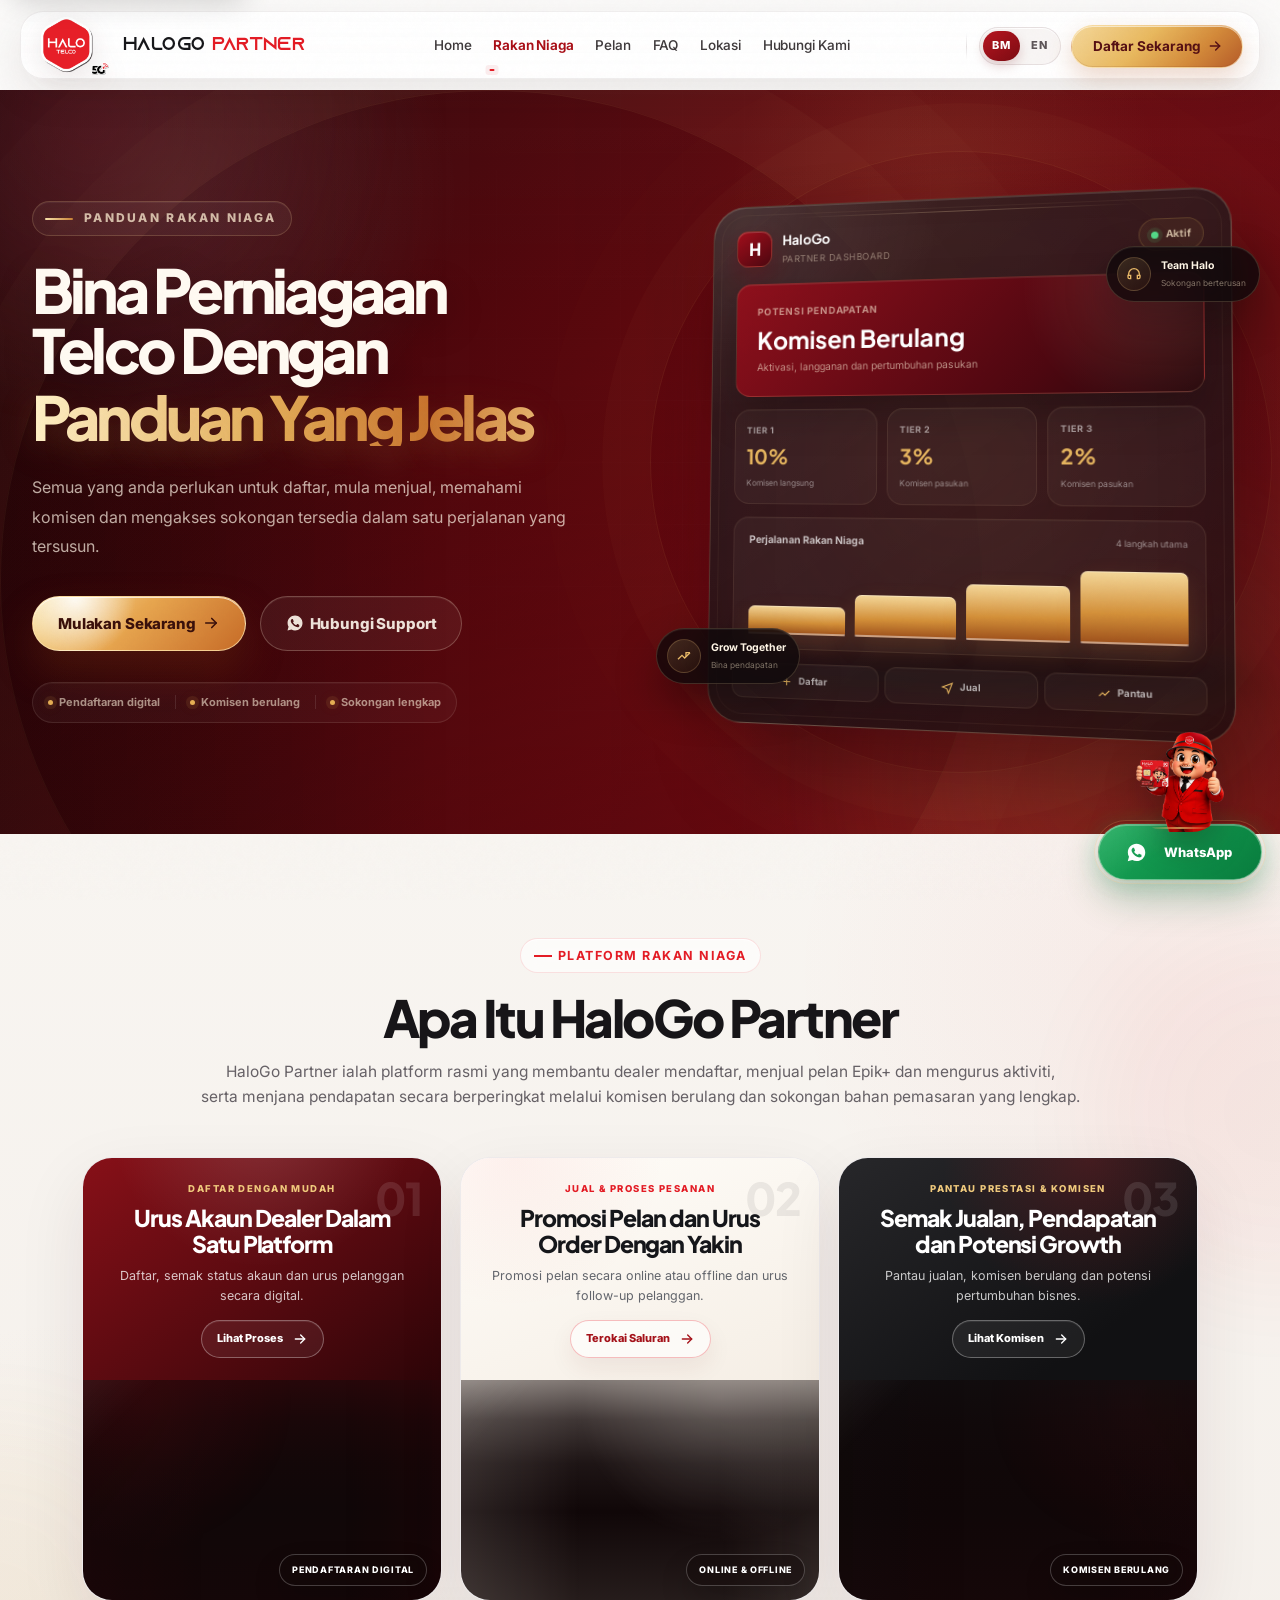
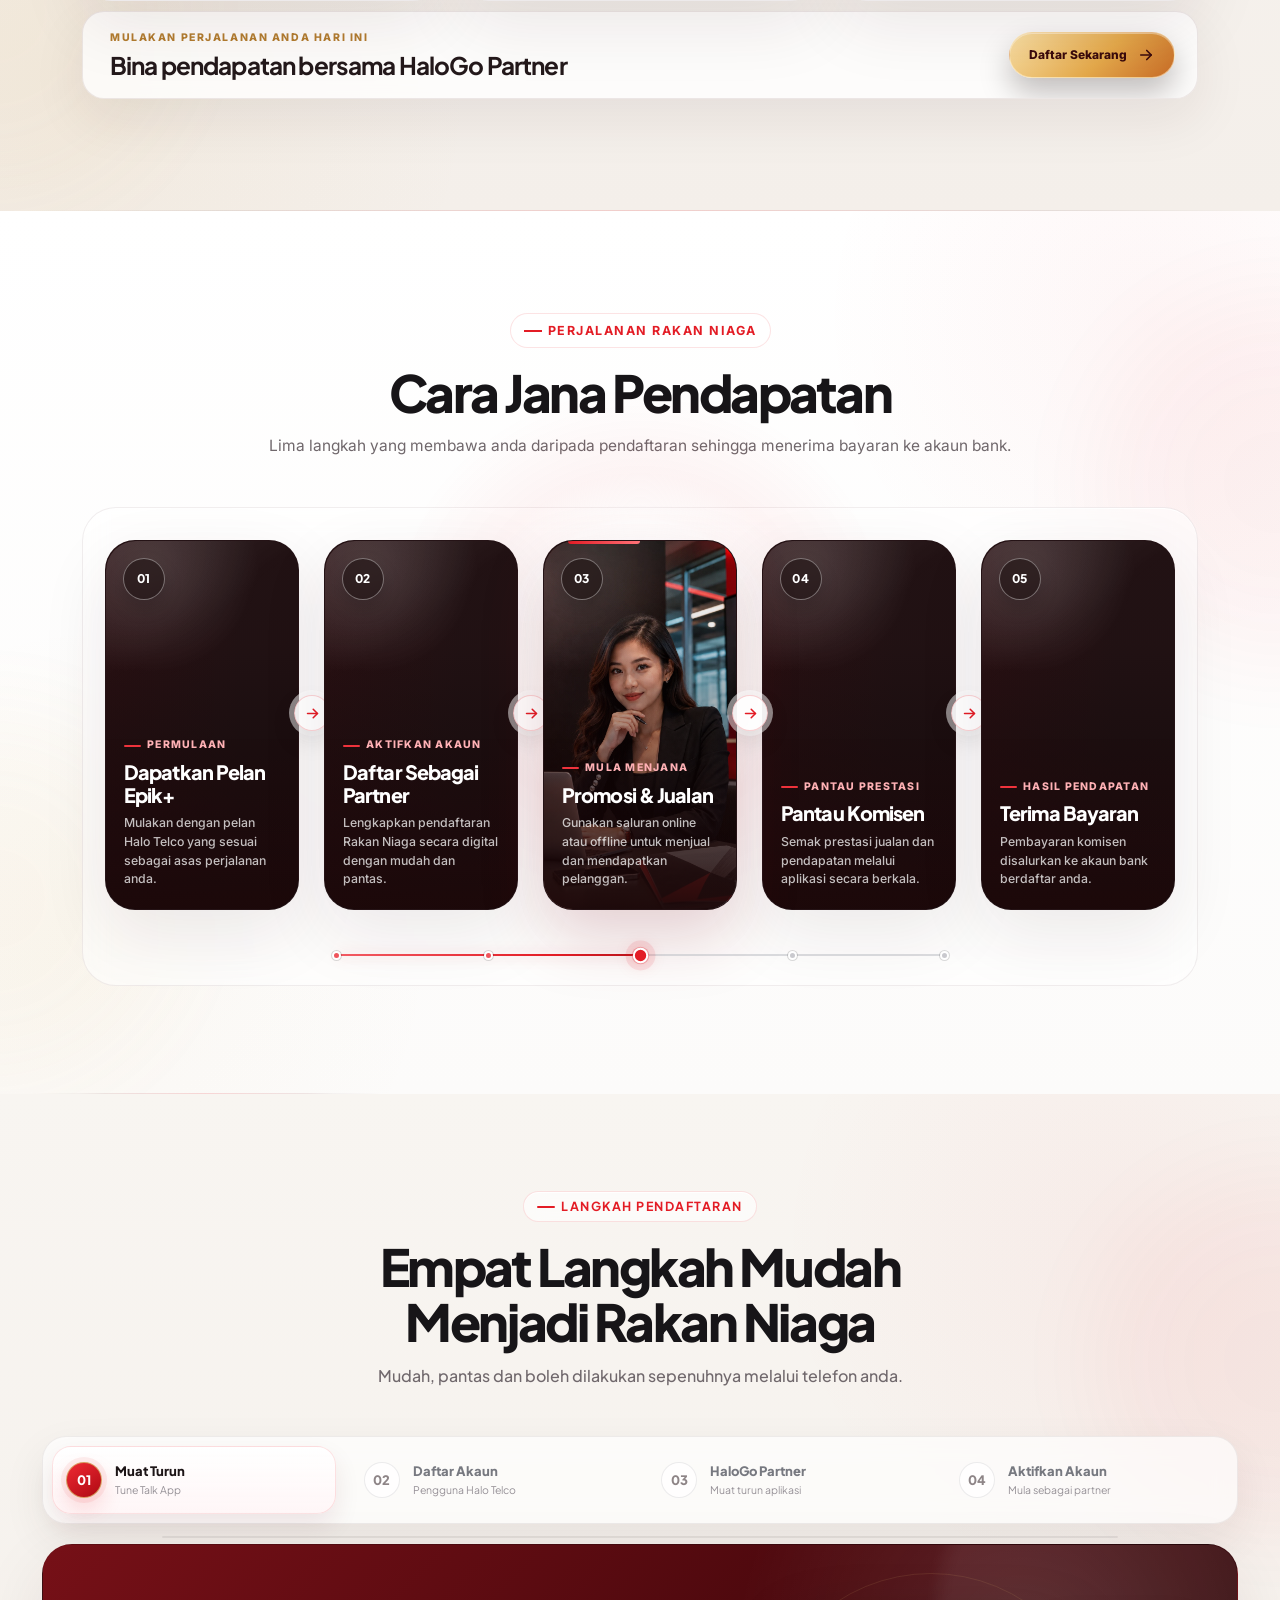
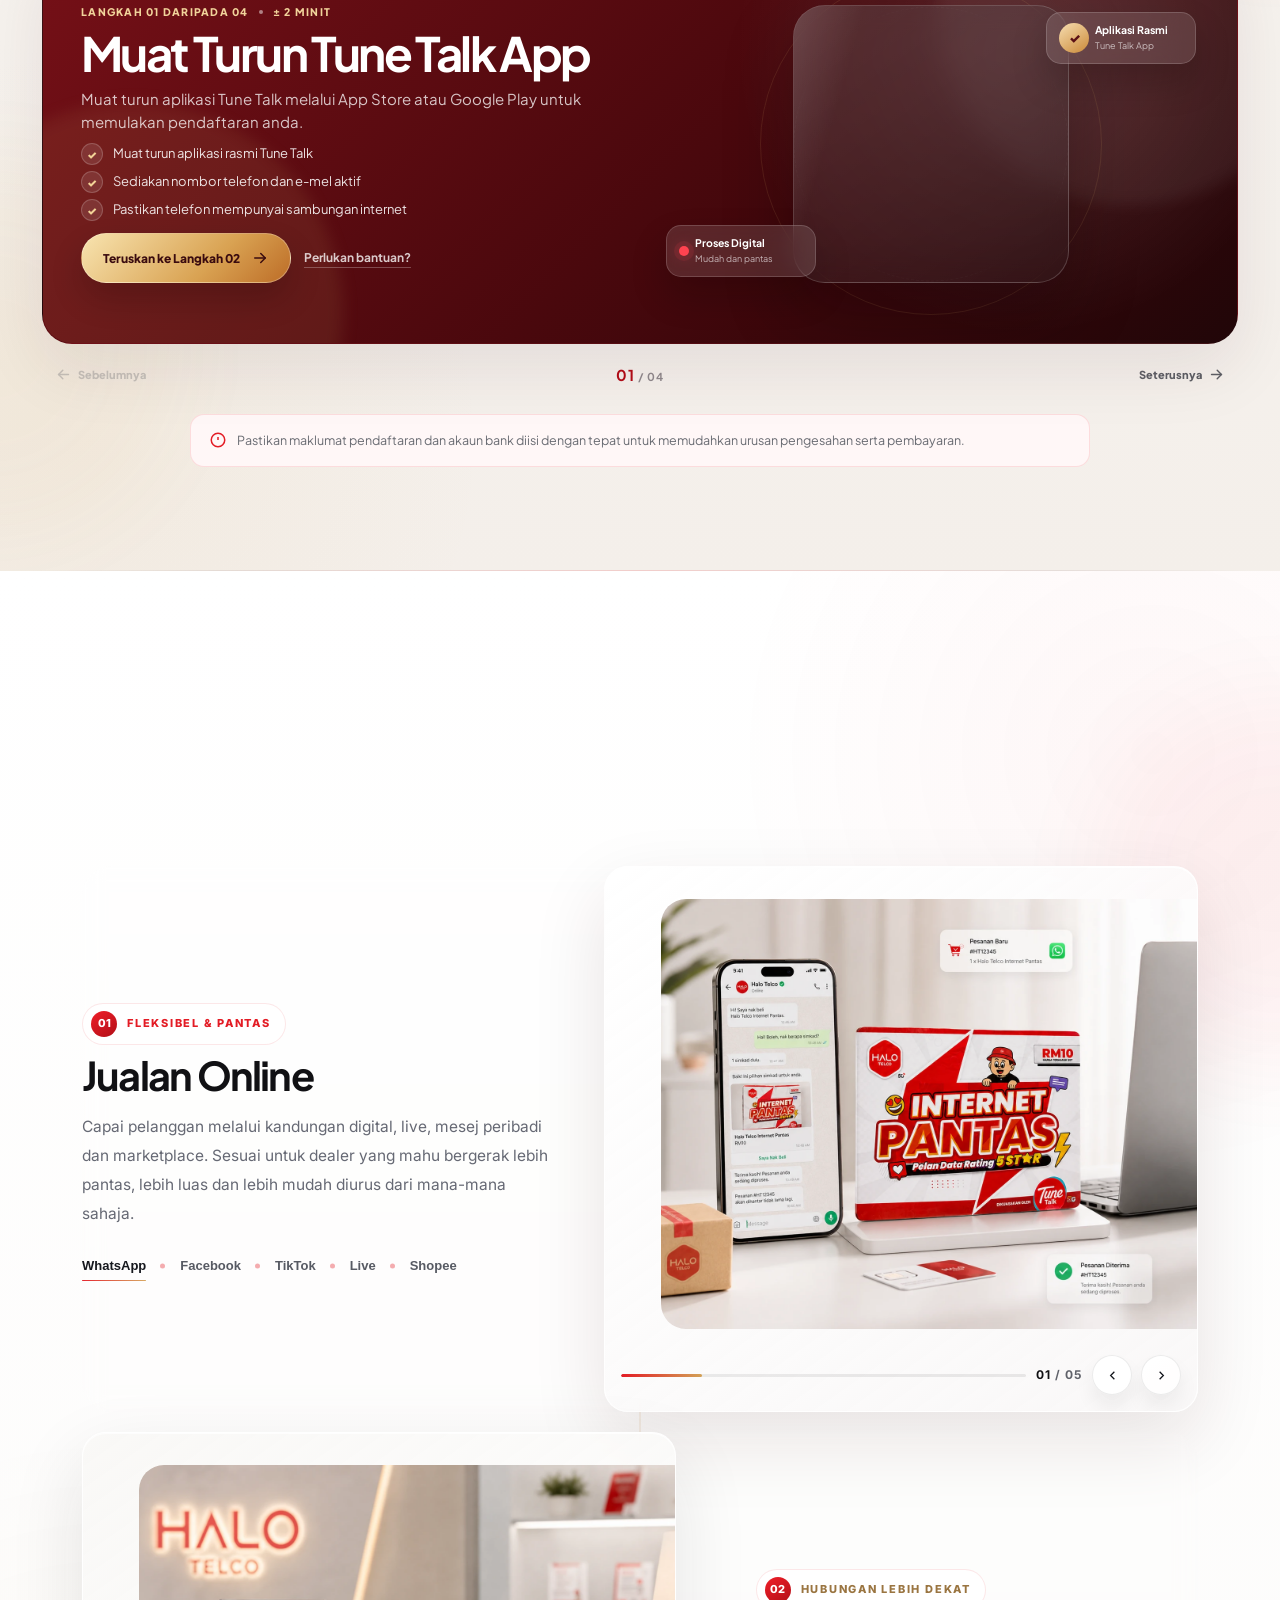
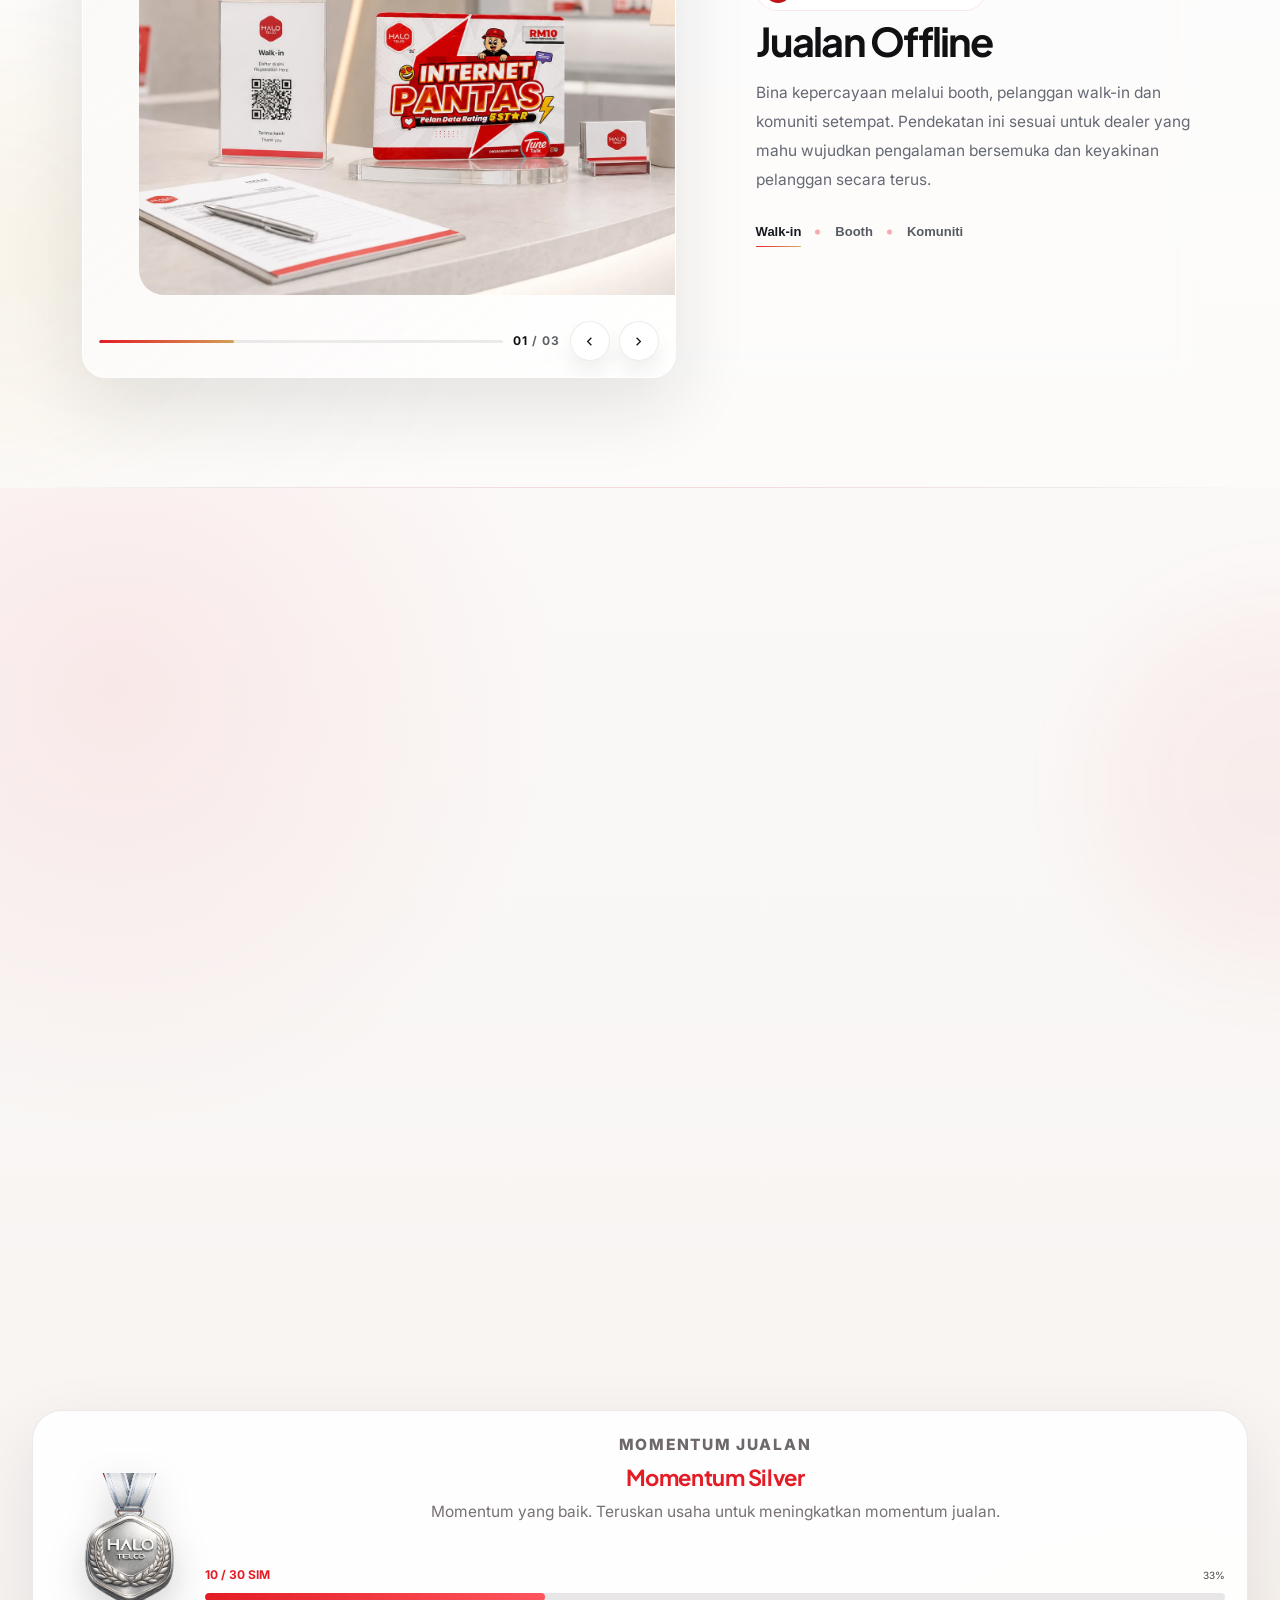
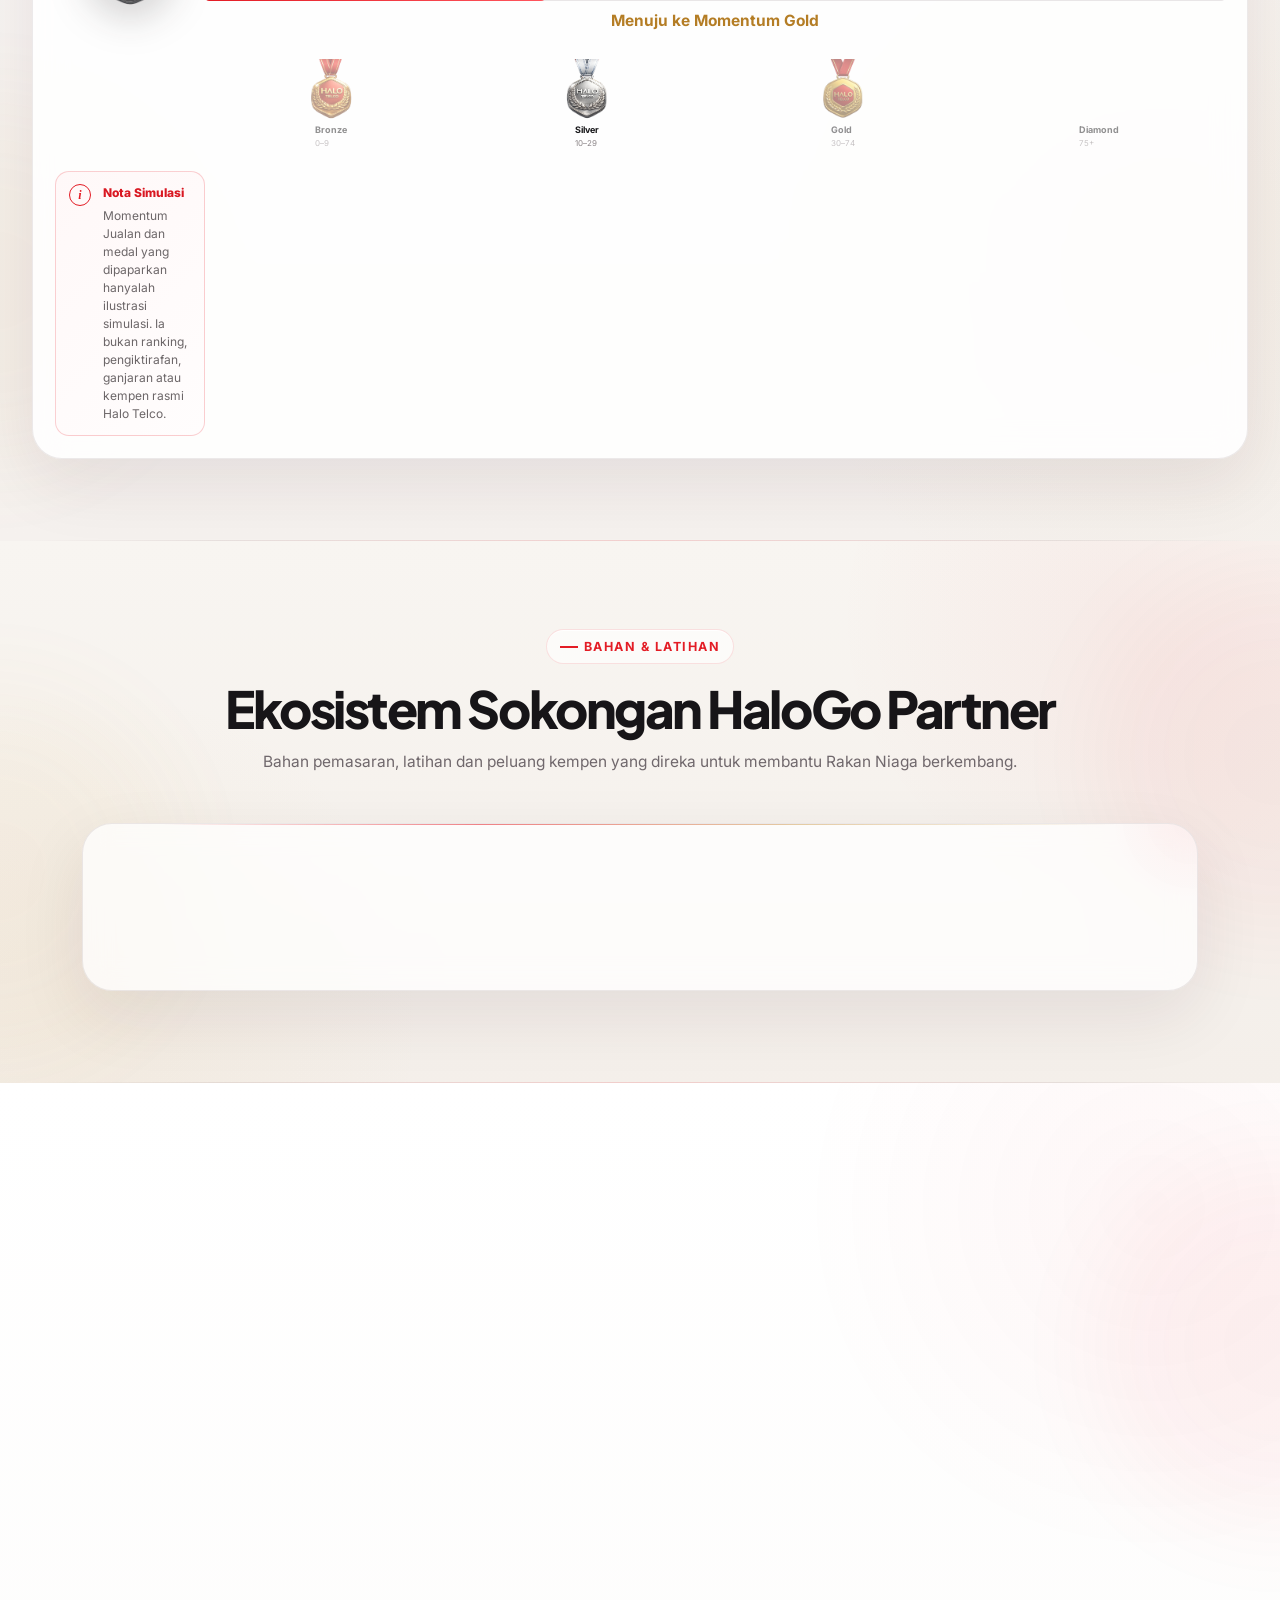
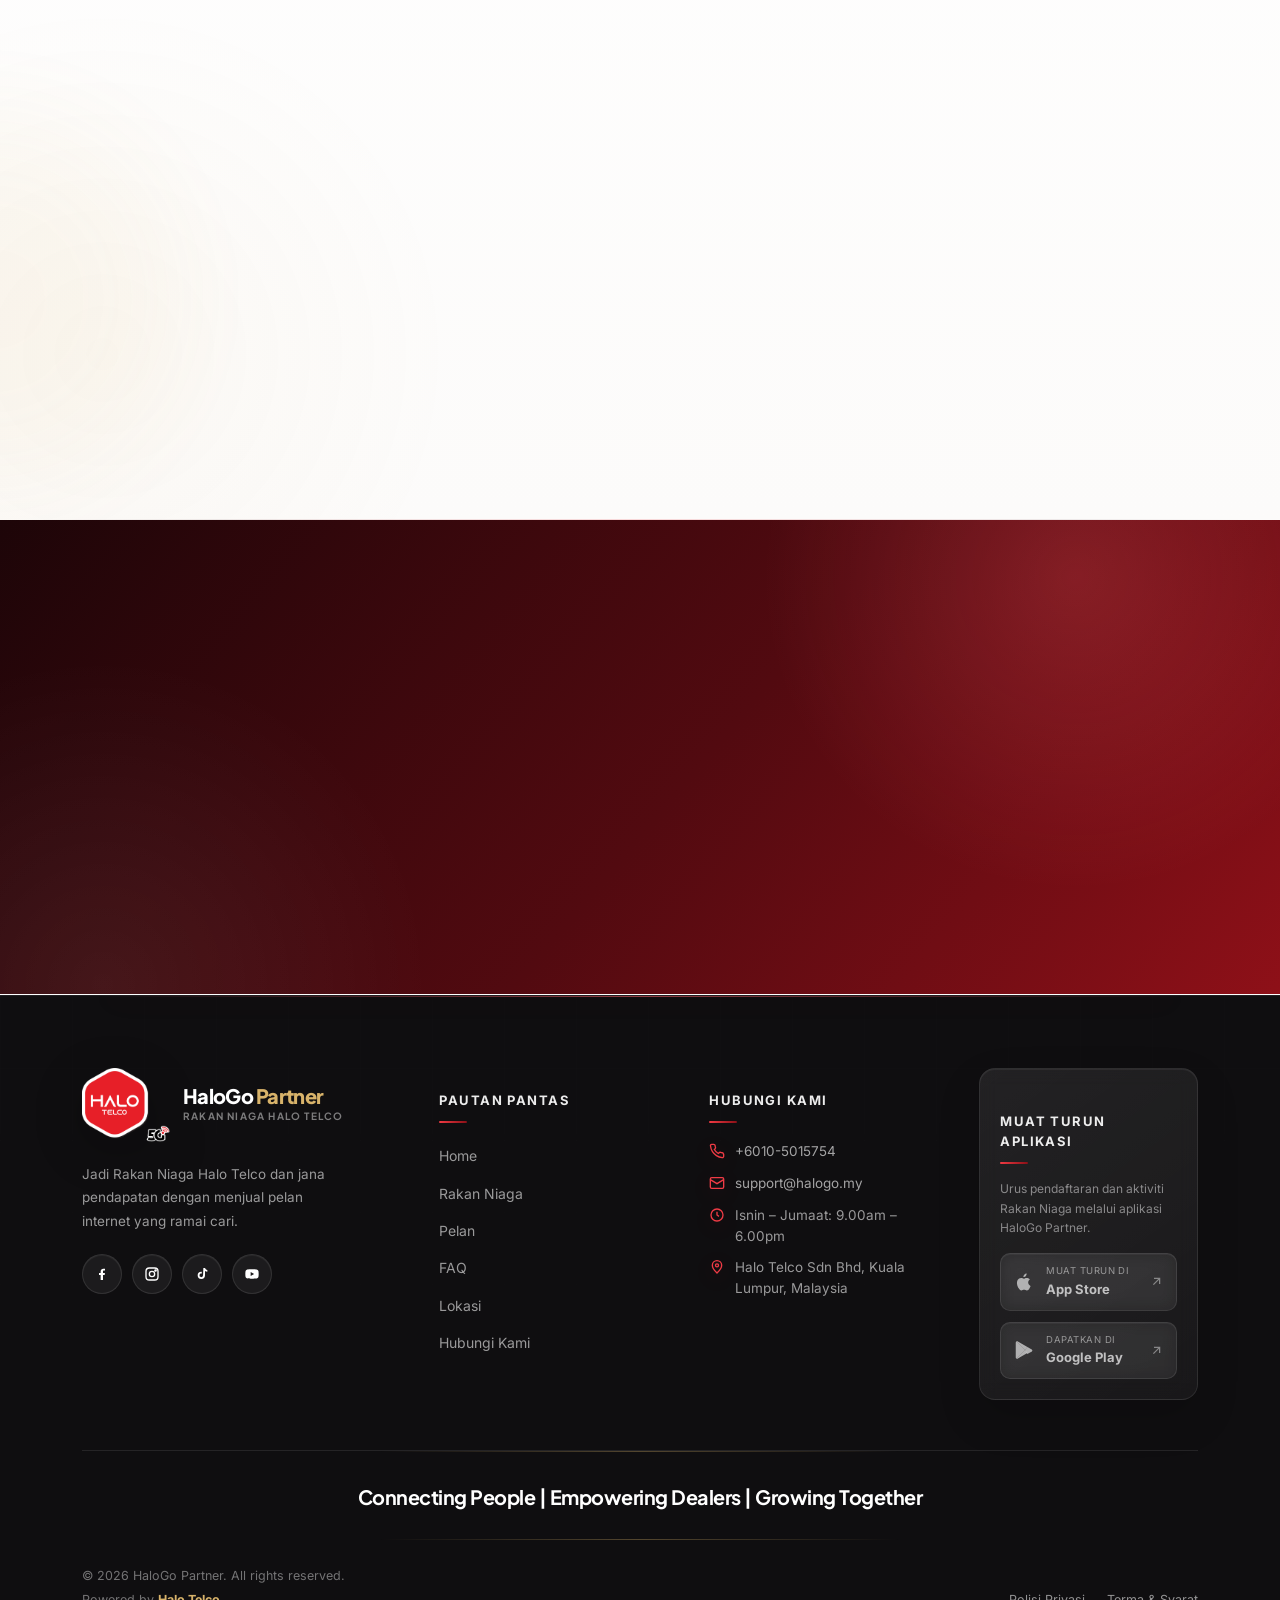
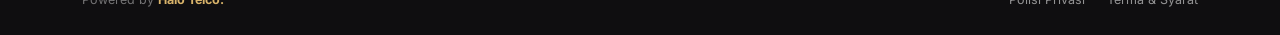
<file: business.html>
<!DOCTYPE html>

<html lang="ms-MY">
<head>
<meta charset="utf-8"/>
<meta content="width=device-width, initial-scale=1.0" name="viewport"/><meta content="#230508" name="theme-color"/>
<meta content="Ketahui cara daftar sebagai Rakan Niaga Halo Telco melalui HaloGo Partner, cara menjual simkad dan pelan Epik+, memahami komisen serta sokongan perniagaan." name="description"/>
<title>Rakan Niaga Halo Telco | Daftar HaloGo Partner</title>
<link href="https://fonts.googleapis.com" rel="preconnect"/>
<link crossorigin="" href="https://fonts.gstatic.com" rel="preconnect"/>
<link href="https://fonts.googleapis.com/css2?family=Plus+Jakarta+Sans:wght@500;700;800&amp;family=Inter:wght@400;500;600;700&amp;display=swap" rel="stylesheet"/>
<link href="css/halogo.min.css?v=20260809-phase2-v1" rel="stylesheet"/>
<style>
/* Remove large editorial section numbers — business page */
body.business-page .luxury-v3-section::before {
  display: none !important;
  content: none !important;
  background: none !important;
}
</style>
<script defer="True" src="js/script.js"></script><script defer="True" src="js/business-page.js"></script><script defer="True" src="js/business-luxury-polish.js"></script><script defer="True" src="js/commission-calculator.js"></script><script defer="True" src="js/sales-carousel.js"></script><meta content="index, follow, max-image-preview:large, max-snippet:-1, max-video-preview:-1" name="robots"/><meta content="HaloGo Partner" name="author"/><meta content="telephone=no" name="format-detection"/><meta content="ms_MY" property="og:locale"/><meta content="HaloGo Partner" property="og:site_name"/><meta content="website" property="og:type"/><meta content="Rakan Niaga Halo Telco | Daftar HaloGo Partner" property="og:title"/><meta content="Ketahui cara daftar sebagai Rakan Niaga Halo Telco melalui HaloGo Partner, cara menjual simkad dan pelan Epik+, memahami komisen serta sokongan perniagaan." property="og:description"/><meta content="https://halogo.my/business.html" property="og:url"/><meta content="https://halogo.my/images/halogo-overview-card-01.webp" property="og:image"/><meta content="HaloGo Partner — Halo Telco Malaysia" property="og:image:alt"/><meta content="summary_large_image" name="twitter:card"/><meta content="Rakan Niaga Halo Telco | Daftar HaloGo Partner" name="twitter:title"/><meta content="Ketahui cara daftar sebagai Rakan Niaga Halo Telco melalui HaloGo Partner, cara menjual simkad dan pelan Epik+, memahami komisen serta sokongan perniagaan." name="twitter:description"/><meta content="https://halogo.my/images/halogo-overview-card-01.webp" name="twitter:image"/><link href="https://halogo.my/business.html" rel="canonical"/><link href="https://halogo.my/business.html" hreflang="ms-MY" rel="alternate"/><link href="https://halogo.my/en/business.html" hreflang="en-MY" rel="alternate"/><link href="https://halogo.my/business.html" hreflang="x-default" rel="alternate"/><link href="images/favicon-32.png" rel="icon" sizes="32x32" type="image/png"/><link href="images/icon-192.png" rel="apple-touch-icon" sizes="192x192"/><link href="site.webmanifest" rel="manifest"/><script type="application/ld+json">{"@context":"https://schema.org","@type":"BreadcrumbList","itemListElement":[{"@type":"ListItem","position":1,"name":"Home","item":"https://halogo.my/"},{"@type":"ListItem","position":2,"name":"Rakan Niaga","item":"https://halogo.my/business.html"}]}</script><script type="application/ld+json">{"@context":"https://schema.org","@type":"WebPage","@id":"https://halogo.my/business.html#webpage","url":"https://halogo.my/business.html","name":"Jadi Rakan Niaga Halo Telco | HaloGo Partner","description":"Panduan HaloGo Partner untuk daftar sebagai Rakan Niaga Halo Telco, mula menjual pelan Epik+, memahami komisen, pemasaran dan sokongan dealer.","inLanguage":"ms-MY","isPartOf":{"@id":"https://halogo.my/#website"},"about":{"@id":"https://halogo.my/#organization"}}</script><meta content="en_MY" property="og:locale:alternate"/></head>
<body class="business-final-luxury-v1 business-luxury-v3 business-page has-floating-assistant"><a class="skip-link" href="#main-content">Langkau ke kandungan utama</a>
<!-- ============ HEADER ============ -->
<header class="site-header luxury-header">
<div class="wrap luxury-header-inner">
<a aria-label="HaloGo Partner — Halaman utama" class="brand luxury-brand" href="index.html">
<img alt="Halo Telco" class="luxury-brand-logo" decoding="async" height="1600" src="images/Logo Halo Transparent.png" width="1903"/>
<span class="luxury-brand-name">HaloGo <strong>Partner</strong></span>
</a>
<nav aria-label="Navigasi utama" class="nav-links luxury-nav-links" id="primary-navigation"><a href="index.html">Home</a><a aria-current="page" class="active" href="business.html">Rakan Niaga</a><a href="index.html#pelan">Pelan</a><a href="sim-card-esim.html">FAQ</a><a href="location.html">Lokasi</a><a href="#hubungi">Hubungi Kami</a><a class="nav-mobile-cta" href="business.html#mula">Daftar Sekarang</a></nav>
<div class="header-actions luxury-header-actions">
<div aria-label="Language selection" class="lang-switcher"><a aria-current="true" aria-label="Bahasa Malaysia" class="active" href="business.html" lang="ms-MY">BM</a><a aria-label="English" href="en/business.html" lang="en-MY">EN</a></div><a class="btn btn-sm header-gold-cta" href="business.html#mula">Daftar Sekarang
        <svg aria-hidden="true" fill="none" stroke="currentColor" stroke-linecap="round" stroke-linejoin="round" stroke-width="2.2" viewbox="0 0 24 24"><path d="M5 12h14"></path><path d="m13 6 6 6-6 6"></path></svg>
</a>
<button aria-controls="primary-navigation" aria-expanded="false" aria-label="Buka menu navigasi" class="nav-toggle" type="button"><span class="nav-toggle-line"></span><span class="nav-toggle-line"></span><span class="nav-toggle-line"></span></button>
</div>
</div>
<div aria-hidden="true" class="site-scroll-progress"><span></span></div>
</header>
<main id="main-content">
<!-- ============ BUSINESS HERO ============ -->
<section aria-labelledby="biz-hero-title" class="biz-hero" data-luxury-hero="">
<div aria-hidden="true" class="biz-hero-grid"></div>
<span aria-hidden="true" class="biz-hero-glow biz-hero-glow--one"></span>
<span aria-hidden="true" class="biz-hero-glow biz-hero-glow--two"></span>
<div class="wrap biz-hero-wrap">
<div class="biz-hero-copy">
<div class="biz-kicker"><span aria-hidden="true"></span>Panduan Rakan Niaga</div>
<h1 aria-label="Jadi Rakan Niaga Halo Telco Dengan HaloGo Partner" id="biz-hero-title">Bina Perniagaan Telco Dengan <span>Panduan Yang Jelas</span></h1>
<p>Semua yang anda perlukan untuk daftar, mula menjual, memahami komisen dan mengakses sokongan tersedia dalam satu perjalanan yang tersusun.</p>
<div class="biz-hero-actions">
<a class="btn biz-primary-btn" href="#mula">
            Mulakan Sekarang
            <svg aria-hidden="true" fill="none" stroke="currentColor" stroke-linecap="round" stroke-linejoin="round" stroke-width="2.2" viewbox="0 0 24 24">
<path d="M5 12h14"></path><path d="m13 6 6 6-6 6"></path>
</svg>
</a>
<a class="btn biz-secondary-btn" href="https://wa.me/60105015754" rel="noopener noreferrer" target="_blank">
<svg aria-hidden="true" fill="currentColor" viewbox="0 0 24 24"><path d="M12.04 2c-5.5 0-9.96 4.46-9.96 9.96 0 1.76.46 3.45 1.32 4.95L2 22l5.24-1.37a9.9 9.9 0 0 0 4.8 1.22h.01c5.5 0 9.96-4.46 9.96-9.96S17.54 2 12.04 2zm5.83 14.17c-.24.68-1.4 1.3-1.93 1.36-.5.06-1.12.09-1.8-.11-.42-.13-.96-.31-1.65-.6-2.9-1.25-4.79-4.17-4.94-4.36-.14-.2-1.18-1.57-1.18-3 0-1.42.75-2.12 1.02-2.41.26-.28.57-.35.76-.35.19 0 .38 0 .55.01.18.01.42-.07.65.5.24.58.81 2 .88 2.15.07.14.11.31.02.5-.09.19-.14.31-.28.48-.14.16-.29.36-.42.48-.14.14-.28.28-.12.56.16.28.71 1.17 1.53 1.9 1.05.93 1.94 1.22 2.22 1.36.28.14.44.11.6-.07.16-.19.68-.79.87-1.06.19-.28.37-.23.62-.14.26.1 1.65.78 1.93.92.28.14.47.21.53.33.07.13.07.72-.17 1.4z"></path></svg>
            Hubungi Support
          </a>
</div>
<div aria-label="Kelebihan panduan HaloGo Partner" class="biz-hero-trust">
<span><i aria-hidden="true"></i>Pendaftaran digital</span>
<span><i aria-hidden="true"></i>Komisen berulang</span>
<span><i aria-hidden="true"></i>Sokongan lengkap</span>
</div>
</div>
<div aria-label="Ringkasan dashboard Rakan Niaga HaloGo Partner" class="biz-hero-visual" role="img">
<div class="biz-dashboard-shell">
<div class="biz-dashboard-topbar">
<div class="biz-dashboard-brand">
<span class="biz-dashboard-logo">H</span>
<span><strong>HaloGo</strong><small>Partner Dashboard</small></span>
</div>
<span class="biz-dashboard-status"><i></i>Aktif</span>
</div>
<div class="biz-dashboard-balance">
<span>Potensi pendapatan</span>
<strong>Komisen Berulang</strong>
<small>Aktivasi, langganan dan pertumbuhan pasukan</small>
</div>
<div class="biz-dashboard-stats">
<div><span>Tier 1</span><strong>10%</strong><small>Komisen langsung</small></div>
<div><span>Tier 2</span><strong>3%</strong><small>Komisen pasukan</small></div>
<div><span>Tier 3</span><strong>2%</strong><small>Komisen pasukan</small></div>
</div>
<div class="biz-dashboard-chart">
<div class="biz-chart-head"><span>Perjalanan Rakan Niaga</span><small>4 langkah utama</small></div>
<div aria-hidden="true" class="biz-chart-bars">
<i style="--bar-height:38%"></i>
<i style="--bar-height:55%"></i>
<i style="--bar-height:72%"></i>
<i style="--bar-height:92%"></i>
</div>
</div>
<div class="biz-dashboard-actions">
<span><svg aria-hidden="true" fill="none" stroke="currentColor" stroke-width="2" viewbox="0 0 24 24"><path d="M12 5v14M5 12h14"></path></svg>Daftar</span>
<span><svg aria-hidden="true" fill="none" stroke="currentColor" stroke-width="2" viewbox="0 0 24 24"><path d="m3 11 18-7-7 18-3-8z"></path></svg>Jual</span>
<span><svg aria-hidden="true" fill="none" stroke="currentColor" stroke-width="2" viewbox="0 0 24 24"><path d="M3 17l6-6 4 4 8-8"></path></svg>Pantau</span>
</div>
</div>
<div class="biz-floating-card biz-floating-card--support">
<span class="biz-floating-icon">
<svg aria-hidden="true" fill="none" stroke="currentColor" stroke-width="2" viewbox="0 0 24 24"><path d="M4 14v-2a8 8 0 0 1 16 0v2"></path><path d="M18 19h1a2 2 0 0 0 2-2v-3h-4v5zM6 19H5a2 2 0 0 1-2-2v-3h4v5z"></path></svg>
</span>
<span><strong>Team Halo</strong><small>Sokongan berterusan</small></span>
</div>
<div class="biz-floating-card biz-floating-card--growth">
<span class="biz-floating-icon">
<svg aria-hidden="true" fill="none" stroke="currentColor" stroke-width="2" viewbox="0 0 24 24"><path d="M3 17l6-6 4 4 8-8"></path><path d="M21 7h-6v6"></path></svg>
</span>
<span><strong>Grow Together</strong><small>Bina pendapatan</small></span>
</div>
</div>
</div>
</section>
<!-- ============ APA ITU HALOGO PARTNER ============ -->
<section class="section biz-overview-section biz-overview-luxe-section luxury-v3-section luxury-v3-section--warm" id="pengenalan">
<div class="wrap">
<header class="section-head biz-section-head biz-income-head biz-section-head--showcase">
<div class="eyebrow" style="justify-content:center;">Platform Rakan Niaga</div>
<h2>Apa Itu HaloGo Partner</h2>
<p class="biz-overview-intro-copy">
<span>HaloGo Partner ialah platform rasmi yang membantu dealer mendaftar, menjual pelan Epik+ dan mengurus aktiviti,</span>
<span>serta menjana pendapatan secara berperingkat melalui komisen berulang dan sokongan bahan pemasaran yang lengkap.</span>
</p>
</header>
<div class="biz-overview-luxe-grid">
<article class="biz-overview-luxe-card biz-overview-luxe-card--burgundy">
<div class="biz-overview-luxe-copy">
<span class="biz-overview-luxe-index">01</span>
<span class="biz-overview-luxe-kicker">Daftar Dengan Mudah</span>
<h3>Urus Akaun Dealer Dalam Satu Platform</h3>
<p>Daftar, semak status akaun dan urus pelanggan secara digital.</p>
<a class="biz-overview-luxe-link" href="#mula">
              Lihat Proses
              <svg aria-hidden="true" fill="none" stroke="currentColor" stroke-linecap="round" stroke-linejoin="round" stroke-width="2" viewbox="0 0 24 24"><path d="M5 12h14"></path><path d="m13 6 6 6-6 6"></path></svg>
</a>
</div>
<div class="biz-overview-luxe-media">
<img alt="Wanita profesional menggunakan laptop dan telefon di pejabat moden" decoding="async" height="1536" loading="lazy" src="images/halogo-overview-card-01.webp" width="1024"/>
<span class="biz-overview-luxe-tag">Pendaftaran Digital</span>
</div>
</article>
<article class="biz-overview-luxe-card biz-overview-luxe-card--ivory">
<div class="biz-overview-luxe-copy">
<span class="biz-overview-luxe-index">02</span>
<span class="biz-overview-luxe-kicker">Jual &amp; Proses Pesanan</span>
<h3>Promosi Pelan dan Urus Order Dengan Yakin</h3>
<p>Promosi pelan secara online atau offline dan urus follow-up pelanggan.</p>
<a class="biz-overview-luxe-link" href="#saluran-jualan">
              Terokai Saluran
              <svg aria-hidden="true" fill="none" stroke="currentColor" stroke-linecap="round" stroke-linejoin="round" stroke-width="2" viewbox="0 0 24 24"><path d="M5 12h14"></path><path d="m13 6 6 6-6 6"></path></svg>
</a>
</div>
<div class="biz-overview-luxe-media">
<img alt="Usahawan wanita mengurus pesanan menggunakan telefon dan laptop" decoding="async" height="1536" loading="lazy" src="images/halogo-overview-card-02.webp" width="1024"/>
<span class="biz-overview-luxe-tag">Online &amp; Offline</span>
</div>
</article>
<article class="biz-overview-luxe-card biz-overview-luxe-card--charcoal">
<div class="biz-overview-luxe-copy">
<span class="biz-overview-luxe-index">03</span>
<span class="biz-overview-luxe-kicker">Pantau Prestasi &amp; Komisen</span>
<h3>Semak Jualan, Pendapatan dan Potensi Growth</h3>
<p>Pantau jualan, komisen berulang dan potensi pertumbuhan bisnes.</p>
<a class="biz-overview-luxe-link" href="#komisen">
              Lihat Komisen
              <svg aria-hidden="true" fill="none" stroke="currentColor" stroke-linecap="round" stroke-linejoin="round" stroke-width="2" viewbox="0 0 24 24"><path d="M5 12h14"></path><path d="m13 6 6 6-6 6"></path></svg>
</a>
</div>
<div class="biz-overview-luxe-media">
<img alt="Lelaki profesional memantau prestasi melalui telefon dan laptop" decoding="async" height="1536" loading="lazy" src="images/halogo-overview-card-03.webp" width="1024"/>
<span class="biz-overview-luxe-tag">Komisen Berulang</span>
</div>
</article>
</div>
<div class="biz-overview-luxe-cta">
<div class="biz-overview-luxe-cta-copy">
<span>Mulakan perjalanan anda hari ini</span>
<strong>Bina pendapatan bersama HaloGo Partner</strong>
</div>
<a class="biz-overview-luxe-cta-btn" href="#mula">
          Daftar Sekarang
          <svg aria-hidden="true" fill="none" stroke="currentColor" stroke-linecap="round" stroke-linejoin="round" stroke-width="2.2" viewbox="0 0 24 24"><path d="M5 12h14"></path><path d="m13 6 6 6-6 6"></path></svg>
</a>
</div>
</div>
</section>
<!-- ============ CARA JANA PENDAPATAN — VISUAL JOURNEY V2 ============ -->
<section aria-labelledby="biz-income-title" class="section biz-income-section luxury-v3-section luxury-v3-section--light" data-income-interactions="" id="proses">
<div class="wrap">
<header class="section-head biz-section-head biz-income-head">
<div class="eyebrow" style="justify-content:center;">Perjalanan Rakan Niaga</div>
<h2 id="biz-income-title">Cara Jana Pendapatan</h2>
<p>Lima langkah yang membawa anda daripada pendaftaran sehingga menerima bayaran ke akaun bank.</p>
</header>
<div aria-label="Lima langkah jana pendapatan sebagai Rakan Niaga HaloGo" class="biz-income-journey" data-active-step="3">
<ol class="biz-income-grid">
<li class="biz-income-item">
<article class="biz-income-card" tabindex="0">
<img alt="Pengguna memulakan perjalanan dengan pelan Halo Telco" decoding="async" height="1402" loading="lazy" src="images/income-step-01.webp" width="1122"/>
<span aria-hidden="true" class="biz-income-shade"></span>
<span class="biz-income-number">01</span>
<div class="biz-income-copy">
<span class="biz-income-kicker">Permulaan</span>
<h3>Dapatkan Pelan Epik+</h3>
<p>Mulakan dengan pelan Halo Telco yang sesuai sebagai asas perjalanan anda.</p>
</div>
</article>
<span aria-hidden="true" class="biz-income-connector">
<svg fill="none" stroke="currentColor" stroke-linecap="round" stroke-linejoin="round" stroke-width="2.2" viewbox="0 0 24 24"><path d="M5 12h14"></path><path d="m13 6 6 6-6 6"></path></svg>
</span>
</li>
<li class="biz-income-item">
<article class="biz-income-card" tabindex="0">
<img alt="Pengguna melengkapkan pendaftaran Rakan Niaga melalui telefon" decoding="async" height="1402" loading="lazy" src="images/income-step-02.webp" width="1122"/>
<span aria-hidden="true" class="biz-income-shade"></span>
<span class="biz-income-number">02</span>
<div class="biz-income-copy">
<span class="biz-income-kicker">Aktifkan Akaun</span>
<h3>Daftar Sebagai Partner</h3>
<p>Lengkapkan pendaftaran Rakan Niaga secara digital dengan mudah dan pantas.</p>
</div>
</article>
<span aria-hidden="true" class="biz-income-connector">
<svg fill="none" stroke="currentColor" stroke-linecap="round" stroke-linejoin="round" stroke-width="2.2" viewbox="0 0 24 24"><path d="M5 12h14"></path><path d="m13 6 6 6-6 6"></path></svg>
</span>
</li>
<li class="biz-income-item biz-income-item--featured">
<article class="biz-income-card" tabindex="0">
<img alt="Rakan Niaga membuat kandungan promosi dan mengurus jualan" decoding="async" height="1402" loading="lazy" src="images/income-step-03.webp" width="1122"/>
<span aria-hidden="true" class="biz-income-shade"></span>
<span class="biz-income-number">03</span>
<div class="biz-income-copy">
<span class="biz-income-kicker">Mula Menjana</span>
<h3>Promosi &amp; Jualan</h3>
<p>Gunakan saluran online atau offline untuk menjual dan mendapatkan pelanggan.</p>
</div>
</article>
<span aria-hidden="true" class="biz-income-connector">
<svg fill="none" stroke="currentColor" stroke-linecap="round" stroke-linejoin="round" stroke-width="2.2" viewbox="0 0 24 24"><path d="M5 12h14"></path><path d="m13 6 6 6-6 6"></path></svg>
</span>
</li>
<li class="biz-income-item">
<article class="biz-income-card" tabindex="0">
<img alt="Rakan Niaga menyemak prestasi dan komisen melalui peranti digital" decoding="async" height="1402" loading="lazy" src="images/income-step-04.webp" width="1122"/>
<span aria-hidden="true" class="biz-income-shade"></span>
<span class="biz-income-number">04</span>
<div class="biz-income-copy">
<span class="biz-income-kicker">Pantau Prestasi</span>
<h3>Pantau Komisen</h3>
<p>Semak prestasi jualan dan pendapatan melalui aplikasi secara berkala.</p>
</div>
</article>
<span aria-hidden="true" class="biz-income-connector">
<svg fill="none" stroke="currentColor" stroke-linecap="round" stroke-linejoin="round" stroke-width="2.2" viewbox="0 0 24 24"><path d="M5 12h14"></path><path d="m13 6 6 6-6 6"></path></svg>
</span>
</li>
<li class="biz-income-item">
<article class="biz-income-card" tabindex="0">
<img alt="Rakan Niaga menerima hasil pendapatan ke akaun bank" decoding="async" height="1402" loading="lazy" src="images/income-step-05.webp" width="1122"/>
<span aria-hidden="true" class="biz-income-shade"></span>
<span class="biz-income-number">05</span>
<div class="biz-income-copy">
<span class="biz-income-kicker">Hasil Pendapatan</span>
<h3>Terima Bayaran</h3>
<p>Pembayaran komisen disalurkan ke akaun bank berdaftar anda.</p>
</div>
</article>
</li>
</ol>
<div aria-hidden="true" class="biz-income-progress">
<span class="is-complete"></span>
<span class="is-complete"></span>
<span class="is-featured"></span>
<span></span>
<span></span>
</div>
<p class="biz-income-swipe-note">Leret ke kiri atau kanan untuk melihat semua langkah.</p>
</div>
</div>
</section>
<!-- ============ LANGKAH PENDAFTARAN ============ -->
<section class="halogo-steps-section biz-registration-section biz-registration-journey luxury-v3-section luxury-v3-section--warm" data-registration-journey="" id="mula">
<div class="wrap">
<header class="halogo-steps-header biz-registration-journey-head">
<div class="halogo-steps-eyebrow"><span></span>Langkah Pendaftaran</div>
<h2>Empat Langkah Mudah Menjadi Rakan Niaga</h2>
<p>Mudah, pantas dan boleh dilakukan sepenuhnya melalui telefon anda.</p>
</header>
<div aria-label="Empat langkah pendaftaran Rakan Niaga" class="biz-registration-tabs" role="tablist">
<span aria-hidden="true" class="biz-registration-tabs-track"><i data-registration-progress=""></i></span>
<button aria-controls="registration-panel" aria-selected="true" class="biz-registration-tab is-active" data-registration-tab="0" role="tab" tabindex="0" type="button">
<span class="biz-registration-tab-number">01</span>
<span class="biz-registration-tab-copy"><strong>Muat Turun</strong><small>Tune Talk App</small></span>
</button>
<button aria-controls="registration-panel" aria-selected="false" class="biz-registration-tab" data-registration-tab="1" role="tab" tabindex="-1" type="button">
<span class="biz-registration-tab-number">02</span>
<span class="biz-registration-tab-copy"><strong>Daftar Akaun</strong><small>Pengguna Halo Telco</small></span>
</button>
<button aria-controls="registration-panel" aria-selected="false" class="biz-registration-tab" data-registration-tab="2" role="tab" tabindex="-1" type="button">
<span class="biz-registration-tab-number">03</span>
<span class="biz-registration-tab-copy"><strong>HaloGo Partner</strong><small>Muat turun aplikasi</small></span>
</button>
<button aria-controls="registration-panel" aria-selected="false" class="biz-registration-tab" data-registration-tab="3" role="tab" tabindex="-1" type="button">
<span class="biz-registration-tab-number">04</span>
<span class="biz-registration-tab-copy"><strong>Aktifkan Akaun</strong><small>Mula sebagai partner</small></span>
</button>
</div>
<div aria-live="polite" class="biz-registration-stage" data-registration-panel="" data-theme="burgundy" id="registration-panel" role="tabpanel">
<span aria-hidden="true" class="biz-registration-stage-glow biz-registration-stage-glow--one"></span>
<span aria-hidden="true" class="biz-registration-stage-glow biz-registration-stage-glow--two"></span>
<div class="biz-registration-stage-copy">
<div class="biz-registration-stage-meta">
<span data-registration-eyebrow="">Langkah 01 daripada 04</span>
<i aria-hidden="true"></i>
<span data-registration-time="">± 2 minit</span>
</div>
<h3 data-registration-title="">Muat Turun Tune Talk App</h3>
<p data-registration-description="">Muat turun aplikasi Tune Talk melalui App Store atau Google Play untuk memulakan pendaftaran anda.</p>
<ul class="biz-registration-checklist" data-registration-list="">
<li><span aria-hidden="true">✓</span>Muat turun aplikasi rasmi Tune Talk</li>
<li><span aria-hidden="true">✓</span>Sediakan nombor telefon dan e-mel aktif</li>
<li><span aria-hidden="true">✓</span>Pastikan telefon mempunyai sambungan internet</li>
</ul>
<div class="biz-registration-stage-actions">
<button class="biz-registration-next" data-registration-next="" type="button">
<span data-registration-cta="">Teruskan ke Langkah 02</span>
<svg aria-hidden="true" fill="none" stroke="currentColor" stroke-linecap="round" stroke-linejoin="round" stroke-width="2" viewbox="0 0 24 24"><path d="M5 12h14"></path><path d="m13 6 6 6-6 6"></path></svg>
</button>
<a class="biz-registration-help" href="https://wa.me/60105015754" rel="noopener noreferrer" target="_blank">Perlukan bantuan?</a>
</div>
</div>
<div aria-hidden="true" class="biz-registration-stage-visual">
<span class="biz-registration-orbit biz-registration-orbit--one"></span>
<span class="biz-registration-orbit biz-registration-orbit--two"></span>
<span class="biz-registration-orbit biz-registration-orbit--three"></span>
<div class="biz-registration-phone-shell">
<span class="biz-registration-phone-shine"></span>
<img alt="" data-registration-image="" decoding="async" height="1536" loading="lazy" src="images/tune-talk-app-mockup.webp" width="1024"/>
</div>
<div class="biz-registration-status biz-registration-status--top">
<span class="biz-registration-status-icon">✓</span>
<span><strong data-registration-status-title="">Aplikasi Rasmi</strong><small data-registration-status-copy="">Tune Talk App</small></span>
</div>
<div class="biz-registration-status biz-registration-status--bottom">
<span class="biz-registration-status-dot"></span>
<span><strong data-registration-badge-title="">Proses Digital</strong><small data-registration-badge-copy="">Mudah dan pantas</small></span>
</div>
</div>
</div>
<div aria-label="Kawalan langkah pendaftaran" class="biz-registration-controls">
<button class="biz-registration-control" data-registration-prev="" disabled="" type="button">
<svg aria-hidden="true" fill="none" stroke="currentColor" stroke-linecap="round" stroke-linejoin="round" stroke-width="2" viewbox="0 0 24 24"><path d="M19 12H5"></path><path d="m11 18-6-6 6-6"></path></svg>
          Sebelumnya
        </button>
<span><strong data-registration-current="">01</strong> / 04</span>
<button class="biz-registration-control" data-registration-control-next="" type="button">
          Seterusnya
          <svg aria-hidden="true" fill="none" stroke="currentColor" stroke-linecap="round" stroke-linejoin="round" stroke-width="2" viewbox="0 0 24 24"><path d="M5 12h14"></path><path d="m13 6 6 6-6 6"></path></svg>
</button>
</div>
<div class="biz-registration-note">
<svg aria-hidden="true" fill="none" stroke="currentColor" stroke-width="2" viewbox="0 0 24 24"><circle cx="12" cy="12" r="9"></circle><path d="M12 8v4M12 16h.01"></path></svg>
<span>Pastikan maklumat pendaftaran dan akaun bank diisi dengan tepat untuk memudahkan urusan pengesahan serta pembayaran.</span>
</div>
</div>
</section>
<!-- ============ SALURAN JUALAN ============ -->
<section aria-labelledby="biz-sales-title" class="section biz-sales-section biz-sales-editorial luxury-v3-section luxury-v3-section--light" id="saluran-jualan">
<div class="wrap biz-sales-wrap">
<header class="section-head biz-section-head biz-sales-head">
<div class="eyebrow" style="justify-content:center;">Jual Di Mana-Mana</div>
<h2 id="biz-sales-title">Cara Jual Simkad</h2>
<p>Pilih pendekatan yang sesuai dengan gaya kerja, komuniti dan sasaran pelanggan anda, digital atau bersemuka.</p>
</header>
<div class="biz-sales-editorial-shell">
<article class="biz-sales-story biz-sales-story--online" data-autoplay="5000" data-sales-story="">
<div class="biz-sales-copy">
<div class="biz-sales-pill"><strong>01</strong><span>Fleksibel &amp; Pantas</span></div>
<h3>Jualan Online</h3>
<p>Capai pelanggan melalui kandungan digital, live, mesej peribadi dan marketplace. Sesuai untuk dealer yang mahu bergerak lebih pantas, lebih luas dan lebih mudah diurus dari mana-mana sahaja.</p>
<div aria-label="Pilihan saluran jualan online" class="biz-sales-channel-list" role="tablist">
<button aria-selected="true" class="is-active" data-sales-dot="0" role="tab" type="button">WhatsApp</button>
<button aria-selected="false" data-sales-dot="1" role="tab" type="button">Facebook</button>
<button aria-selected="false" data-sales-dot="2" role="tab" type="button">TikTok</button>
<button aria-selected="false" data-sales-dot="3" role="tab" type="button">Live</button>
<button aria-selected="false" data-sales-dot="4" role="tab" type="button">Shopee</button>
</div>
</div>
<div class="biz-sales-media">
<div class="biz-sales-stage">
<div class="biz-sales-track" data-sales-track="">
<figure class="biz-sales-slide is-active"><img alt="Jualan online melalui WhatsApp dengan simpack Halo Telco, perbualan pelanggan dan notifikasi pesanan." decoding="async" height="1086" loading="lazy" src="images/sales-online-whatsapp.webp" width="1448"/></figure>
<figure class="biz-sales-slide"><img alt="Jualan online melalui Facebook dengan paparan produk Halo Telco di skrin laptop." decoding="async" height="1086" loading="lazy" src="images/sales-online-facebook.webp" width="1448"/></figure>
<figure class="biz-sales-slide"><img alt="Jualan online melalui TikTok dengan paparan video produk Halo Telco di telefon pintar." decoding="async" height="1086" loading="lazy" src="images/sales-online-tiktok.webp" width="1448"/></figure>
<figure class="biz-sales-slide"><img alt="Jualan online melalui sesi live dengan ring light, telefon dan produk Halo Telco." decoding="async" height="1086" loading="lazy" src="images/sales-online-live.webp" width="1448"/></figure>
<figure class="biz-sales-slide"><img alt="Jualan online melalui Shopee dengan tablet seller centre dan parcel penghantaran." decoding="async" height="1086" loading="lazy" src="images/sales-online-shopee.webp" width="1448"/></figure>
</div>
<div class="biz-sales-stage-controls">
<div class="biz-sales-stage-progress"><span data-sales-progress=""></span></div>
<div class="biz-sales-stage-meta">
<span class="biz-sales-counter"><strong data-sales-current="">01</strong> / <span data-sales-total="">05</span></span>
<div class="biz-sales-arrows">
<button aria-label="Gambar sebelumnya" data-sales-prev="" type="button">
<svg aria-hidden="true" fill="none" stroke="currentColor" stroke-width="2" viewbox="0 0 24 24"><path d="M15 18l-6-6 6-6"></path></svg>
</button>
<button aria-label="Gambar seterusnya" data-sales-next="" type="button">
<svg aria-hidden="true" fill="none" stroke="currentColor" stroke-width="2" viewbox="0 0 24 24"><path d="m9 18 6-6-6-6"></path></svg>
</button>
</div>
</div>
</div>
</div>
</div>
</article>
<article class="biz-sales-story biz-sales-story--offline" data-autoplay="5400" data-sales-story="">
<div class="biz-sales-copy">
<div class="biz-sales-pill biz-sales-pill--gold"><strong>02</strong><span>Hubungan Lebih Dekat</span></div>
<h3>Jualan Offline</h3>
<p>Bina kepercayaan melalui booth, pelanggan walk-in dan komuniti setempat. Pendekatan ini sesuai untuk dealer yang mahu wujudkan pengalaman bersemuka dan keyakinan pelanggan secara terus.</p>
<div aria-label="Pilihan saluran jualan offline" class="biz-sales-channel-list" role="tablist">
<button aria-selected="true" class="is-active" data-sales-dot="0" role="tab" type="button">Walk-in</button>
<button aria-selected="false" data-sales-dot="1" role="tab" type="button">Booth</button>
<button aria-selected="false" data-sales-dot="2" role="tab" type="button">Komuniti</button>
</div>
</div>
<div class="biz-sales-media">
<div class="biz-sales-stage biz-sales-stage--warm">
<div class="biz-sales-track" data-sales-track="">
<figure class="biz-sales-slide is-active"><img alt="Jualan offline secara walk-in di kaunter dengan QR stand dan produk Halo Telco." decoding="async" height="1086" loading="lazy" src="images/sales-offline-walkin.webp" width="1448"/></figure>
<figure class="biz-sales-slide"><img alt="Jualan offline melalui booth dengan acrylic display dan produk Halo Telco." decoding="async" height="1086" loading="lazy" src="images/sales-offline-booth.webp" width="1448"/></figure>
<figure class="biz-sales-slide"><img alt="Jualan offline melalui komuniti dengan brochure, borang dan QR stand Halo Telco." decoding="async" height="1086" loading="lazy" src="images/sales-offline-komuniti.webp" width="1448"/></figure>
</div>
<div class="biz-sales-stage-controls">
<div class="biz-sales-stage-progress"><span data-sales-progress=""></span></div>
<div class="biz-sales-stage-meta">
<span class="biz-sales-counter"><strong data-sales-current="">01</strong> / <span data-sales-total="">03</span></span>
<div class="biz-sales-arrows">
<button aria-label="Gambar sebelumnya" data-sales-prev="" type="button">
<svg aria-hidden="true" fill="none" stroke="currentColor" stroke-width="2" viewbox="0 0 24 24"><path d="M15 18l-6-6 6-6"></path></svg>
</button>
<button aria-label="Gambar seterusnya" data-sales-next="" type="button">
<svg aria-hidden="true" fill="none" stroke="currentColor" stroke-width="2" viewbox="0 0 24 24"><path d="m9 18 6-6-6-6"></path></svg>
</button>
</div>
</div>
</div>
</div>
</div>
</article>
</div>
</div>
</section>
<!-- ============ SISTEM KOMISEN — COMPACT SIGNATURE CALCULATOR V3 ============ -->
<section aria-labelledby="biz-commission-title" class="section biz-commission-section halo-income-calculator halo-income-calculator--compact luxury-v3-section luxury-v3-section--signature" data-halo-commission="" id="komisen">
<div class="wrap halo-calc-wrap">
<header class="section-head biz-section-head halo-calc-head">
<div class="eyebrow">Sistem Komisen</div>
<h2 id="biz-commission-title">Kalkulator Komisen HaloGo Partner</h2>
<p>Masukkan jualan mengikut pelan untuk melihat simulasi komisen Tier 1 dan momentum jualan anda.</p>
</header>
<div class="halo-calc-layout halo-calc-layout--compact">
<form class="halo-calc-controls halo-calc-controls--compact" data-halo-calc-form="" novalidate="">
<div class="halo-compact-panel-head"><span>01</span><div><strong>Masukkan Jualan Anda</strong><small>Kuantiti SIM yang berjaya dijual mengikut pelan</small></div></div>
<div aria-label="Kuantiti jualan mengikut pelan" class="halo-plan-quantity-grid halo-plan-quantity-grid--compact">
<label class="halo-plan-qty-row" data-plan-row="epik20"><span><strong>EpikCall+20</strong><small>RM20</small></span><span class="halo-stepper"><button aria-label="Kurangkan EpikCall+20" data-qty-step="-1" type="button">−</button><input data-plan-qty="epik20" inputmode="numeric" max="999" min="0" type="number" value="0"/><button aria-label="Tambah EpikCall+20" data-qty-step="1" type="button">+</button></span></label>
<label class="halo-plan-qty-row" data-plan-row="familySafe"><span><strong>Epik+ Family Safe</strong><small>RM80</small></span><span class="halo-stepper"><button data-qty-step="-1" type="button">−</button><input data-plan-qty="familySafe" inputmode="numeric" max="999" min="0" type="number" value="0"/><button data-qty-step="1" type="button">+</button></span></label>
<label class="halo-plan-qty-row" data-plan-row="epik28"><span><strong>Epik+28</strong><small>RM28</small></span><span class="halo-stepper"><button data-qty-step="-1" type="button">−</button><input data-plan-qty="epik28" inputmode="numeric" max="999" min="0" type="number" value="0"/><button data-qty-step="1" type="button">+</button></span></label>
<label class="halo-plan-qty-row" data-plan-row="family"><span><strong>Epik+ Family</strong><small>RM128</small></span><span class="halo-stepper"><button data-qty-step="-1" type="button">−</button><input data-plan-qty="family" inputmode="numeric" max="999" min="0" type="number" value="0"/><button data-qty-step="1" type="button">+</button></span></label>
<label class="halo-plan-qty-row" data-plan-row="epik35"><span><strong>Epik+35</strong><small>RM35</small></span><span class="halo-stepper"><button data-qty-step="-1" type="button">−</button><input data-plan-qty="epik35" inputmode="numeric" max="999" min="0" type="number" value="10"/><button data-qty-step="1" type="button">+</button></span></label>
<label class="halo-plan-qty-row" data-plan-row="annual99"><span><strong>Tahunan 99</strong><small>RM99</small></span><span class="halo-stepper"><button data-qty-step="-1" type="button">−</button><input data-plan-qty="annual99" inputmode="numeric" max="999" min="0" type="number" value="0"/><button data-qty-step="1" type="button">+</button></span></label>
<label class="halo-plan-qty-row" data-plan-row="epik50"><span><strong>Epik+50</strong><small>RM50</small></span><span class="halo-stepper"><button data-qty-step="-1" type="button">−</button><input data-plan-qty="epik50" inputmode="numeric" max="999" min="0" type="number" value="0"/><button data-qty-step="1" type="button">+</button></span></label>
<label class="halo-plan-qty-row" data-plan-row="annual200"><span><strong>Tahunan 200</strong><small>RM200</small></span><span class="halo-stepper"><button data-qty-step="-1" type="button">−</button><input data-plan-qty="annual200" inputmode="numeric" max="999" min="0" type="number" value="0"/><button data-qty-step="1" type="button">+</button></span></label>
</div>
<div class="halo-compact-summary-row"><span>Jumlah SIM Dijual</span><strong><output data-halo-total-qty="">0</output> SIM</strong></div>
<div class="halo-compact-mnp-row"><div><strong>Jumlah MNP Dijual</strong><small>RM10 bagi setiap SIM MNP</small></div><span class="halo-stepper halo-stepper--mnp-total"><button data-total-mnp-step="-1" type="button">−</button><input data-total-mnp-input="" inputmode="numeric" max="0" min="0" type="number" value="0"/><button data-total-mnp-step="1" type="button">+</button></span></div>
<p class="halo-mnp-limit" data-halo-mnp-limit="">Masukkan kuantiti pelan terlebih dahulu untuk merekodkan MNP.</p>
</form>
<aside aria-live="polite" class="halo-calc-result halo-calc-result--compact">
<div class="halo-calc-result-head"><span>Anggaran Komisen Bulanan</span><strong>Tier 1</strong></div>
<div class="halo-calc-total-copy"><output data-halo-total="">RM0.00</output><small>Berdasarkan jualan <strong data-halo-summary-qty="">0 SIM</strong> daripada <strong data-halo-summary-plans="">0 pelan</strong></small></div>
<div class="halo-calc-breakdown halo-calc-breakdown--compact halo-calc-breakdown--formula">
<div>
<span class="halo-breakdown-name"><i>A</i><span><b>Pendapatan Pasif</b><small data-halo-passive-formula="">10% × RM0.00 jualan</small></span></span>
<span class="halo-breakdown-rate" data-halo-passive-rate="">10%</span>
<strong data-halo-passive="">RM0.00</strong>
</div>
<div>
<span class="halo-breakdown-name"><i>B</i><span><b>Komisen Pengaktifan</b><small data-halo-activation-formula="">Kadar pelan × 0 SIM</small></span></span>
<span class="halo-breakdown-rate" data-halo-activation-rate="">RM0/SIM</span>
<strong data-halo-activation="">RM0.00</strong>
</div>
<div>
<span class="halo-breakdown-name"><i>C</i><span><b>Bonus Prestasi</b><small data-halo-bonus-formula="">RM2 × 0 SIM layak</small></span></span>
<span class="halo-breakdown-rate" data-halo-bonus-rate="">RM2/SIM</span>
<strong data-halo-bonus="">RM0.00</strong>
</div>
<div>
<span class="halo-breakdown-name"><i>D</i><span><b>Komisen MNP</b><small data-halo-mnp-formula="">RM10 × 0 SIM MNP</small></span></span>
<span class="halo-breakdown-rate" data-halo-mnp-rate="">RM10/MNP</span>
<strong data-halo-mnp-result="">RM0.00</strong>
</div>
<div>
<span class="halo-breakdown-name"><i>E</i><span><b>SIM Redemption</b><small data-halo-redemption-formula="">Tiada nilai dalam simulasi ini</small></span></span>
<span class="halo-breakdown-rate halo-breakdown-rate--muted">—</span>
<strong data-halo-redemption="">RM0.00</strong>
</div>
</div>
<div class="halo-calc-total-bar"><span>Jumlah Komisen</span><strong data-halo-total-bar="">RM0.00</strong></div>
<p class="halo-compact-disclaimer">Simulasi ini adalah untuk rujukan Tier 1 sahaja. Pengiraan komisen sebenar akan ditentukan oleh pihak Halo Telco berdasarkan transaksi layak, rekod sistem serta terma dan polisi semasa.</p>
</aside>
<aside aria-label="Momentum jualan" class="halo-calc-achievement halo-calc-achievement--compact">
<span class="halo-achievement-kicker">Momentum Jualan</span>
<img alt="Badge Bronze Dealer" class="halo-rank-badge" data-halo-medal="" decoding="async" height="1254" loading="lazy" src="images/Bronze.webp" width="1254"/>
<h3 data-halo-rank="">Momentum Bronze</h3>
<p data-halo-motivation="">Mulakan dengan memasukkan kuantiti pelan yang telah dijual.</p>
<div class="halo-achievement-progress-copy"><strong><span data-halo-progress-current="">0</span> / <span data-halo-progress-target="">10</span> SIM</strong><small data-halo-progress-percent="">0%</small></div>
<div class="halo-achievement-progress"><i data-halo-progress-bar=""></i></div>
<p class="halo-next-rank-copy" data-halo-progress-copy="">Menuju ke Momentum Silver</p>
<div class="halo-achievement-levels halo-achievement-levels--compact">
<div class="is-current" data-halo-level="bronze"><img alt="" decoding="async" height="1254" loading="lazy" src="images/Bronze.webp" width="1254"/><span><strong>Bronze</strong><small>0–9</small></span></div>
<div data-halo-level="silver"><img alt="" decoding="async" height="1254" loading="lazy" src="images/Silver.webp" width="1254"/><span><strong>Silver</strong><small>10–29</small></span></div>
<div data-halo-level="gold"><img alt="" decoding="async" height="1254" loading="lazy" src="images/Gold.webp" width="1254"/><span><strong>Gold</strong><small>30–74</small></span></div>
<div data-halo-level="diamond"><img alt="" decoding="async" height="1254" loading="lazy" src="images/Diamond.webp" width="1254"/><span><strong>Diamond</strong><small>75+</small></span></div>
</div>
<div aria-label="Nota simulasi Momentum Jualan" class="halo-momentum-disclaimer" role="note">
<span aria-hidden="true" class="halo-momentum-disclaimer-icon">i</span>
<div>
<strong>Nota Simulasi</strong>
<p>Momentum Jualan dan medal yang dipaparkan hanyalah ilustrasi simulasi. Ia bukan ranking, pengiktirafan, ganjaran atau kempen rasmi Halo Telco.</p>
</div>
</div>
</aside>
</div>
</div>
</section>
<!-- ============ BAHAN MARKETING ============ -->
<section aria-labelledby="biz-toolkit-title" class="section biz-resources-section luxury-v3-section luxury-v3-section--warm" id="sumber">
<div class="wrap">
<header class="section-head biz-section-head biz-info-section-head">
<div class="eyebrow" style="justify-content:center;">Bahan &amp; Latihan</div>
<h2 id="biz-toolkit-title">Ekosistem Sokongan HaloGo Partner</h2>
<p>Bahan pemasaran, latihan dan peluang kempen yang direka untuk membantu Rakan Niaga berkembang.</p>
</header>
<div aria-label="Partner Toolkit HaloGo" class="biz-toolkit-panel">
<a aria-label="Muat turun poster pelan" class="biz-toolkit-item" href="https://wa.me/60105015754?text=Assalamualaikum%20Team%20Halo.%20Saya%20ingin%20mendapatkan%20poster%20pelan%20untuk%20tujuan%20promosi." rel="noopener noreferrer" target="_blank">
<span aria-hidden="true" class="biz-toolkit-icon">
<svg class="biz-toolkit-metal-svg" role="img" viewbox="0 0 96 96"><defs><lineargradient gradientunits="userSpaceOnUse" id="toolkit-silver-poster" x1="16" x2="82" y1="10" y2="88"><stop offset="0" stop-color="#ffffff"></stop><stop offset=".22" stop-color="#bfc1c6"></stop><stop offset=".44" stop-color="#f8f8f9"></stop><stop offset=".7" stop-color="#8f9299"></stop><stop offset="1" stop-color="#e8e9ec"></stop></lineargradient><lineargradient gradientunits="userSpaceOnUse" id="toolkit-red-poster" x1="16" x2="82" y1="10" y2="88"><stop offset="0" stop-color="#fff4f4"></stop><stop offset=".22" stop-color="#ff8e92"></stop><stop offset=".48" stop-color="#ef3038"></stop><stop offset=".76" stop-color="#9b1118"></stop><stop offset="1" stop-color="#f4a0a3"></stop></lineargradient></defs><g class="toolkit-icon-layer toolkit-icon-silver"><rect fill="url(#toolkit-silver-poster)" height="68" rx="12" stroke="#74777d" stroke-width="2.4" width="64" x="16" y="14"></rect><circle cx="34" cy="36" fill="#868990" r="7"></circle><path d="m22 70 18-20 13 12 10-10 13 18z" fill="#777a81" opacity=".9"></path><path d="M25 22h38" opacity=".9" stroke="#fff" stroke-linecap="round" stroke-width="3"></path></g><g class="toolkit-icon-layer toolkit-icon-red"><rect fill="url(#toolkit-red-poster)" height="68" rx="12" stroke="#7b1118" stroke-width="2.4" width="64" x="16" y="14"></rect><circle cx="34" cy="36" fill="#fff" opacity=".92" r="7"></circle><path d="m22 70 18-20 13 12 10-10 13 18z" fill="#7b1118" opacity=".9"></path><path d="M25 22h38" opacity=".92" stroke="#fff" stroke-linecap="round" stroke-width="3"></path></g></svg>
</span>
<span class="biz-toolkit-copy"><strong>Poster Pelan</strong><small>Visual promosi yang sedia digunakan.</small></span>
<span aria-hidden="true" class="biz-toolkit-arrow"><svg fill="none" stroke="currentColor" stroke-width="2" viewbox="0 0 24 24"><path d="M5 12h14M13 6l6 6-6 6"></path></svg></span>
</a>
<a aria-label="Muat turun script WhatsApp" class="biz-toolkit-item" href="https://wa.me/60105015754?text=Assalamualaikum%20Team%20Halo.%20Saya%20ingin%20mendapatkan%20script%20WhatsApp%20untuk%20jualan%20dan%20follow-up." rel="noopener noreferrer" target="_blank">
<span aria-hidden="true" class="biz-toolkit-icon">
<svg class="biz-toolkit-metal-svg" role="img" viewbox="0 0 96 96"><defs><lineargradient gradientunits="userSpaceOnUse" id="toolkit-silver-chat" x1="14" x2="82" y1="12" y2="84"><stop offset="0" stop-color="#ffffff"></stop><stop offset=".22" stop-color="#b7bac0"></stop><stop offset=".45" stop-color="#f8f8f9"></stop><stop offset=".72" stop-color="#85888f"></stop><stop offset="1" stop-color="#e7e8eb"></stop></lineargradient><lineargradient gradientunits="userSpaceOnUse" id="toolkit-red-chat" x1="14" x2="82" y1="12" y2="84"><stop offset="0" stop-color="#fff5f5"></stop><stop offset=".22" stop-color="#ff9195"></stop><stop offset=".48" stop-color="#ed2f37"></stop><stop offset=".74" stop-color="#8f0f16"></stop><stop offset="1" stop-color="#f3a1a4"></stop></lineargradient></defs><g class="toolkit-icon-layer toolkit-icon-silver"><path d="M18 20h60a10 10 0 0 1 10 10v32a10 10 0 0 1-10 10H46L25 84l5-12H18A10 10 0 0 1 8 62V30a10 10 0 0 1 10-10z" fill="url(#toolkit-silver-chat)" stroke="#73767c" stroke-width="2.4"></path><path d="M25 38h44M25 52h31" stroke="#777a81" stroke-linecap="round" stroke-width="5"></path><path d="M20 27h43" opacity=".9" stroke="#fff" stroke-linecap="round" stroke-width="3"></path></g><g class="toolkit-icon-layer toolkit-icon-red"><path d="M18 20h60a10 10 0 0 1 10 10v32a10 10 0 0 1-10 10H46L25 84l5-12H18A10 10 0 0 1 8 62V30a10 10 0 0 1 10-10z" fill="url(#toolkit-red-chat)" stroke="#7b1118" stroke-width="2.4"></path><path d="M25 38h44M25 52h31" stroke="#fff" stroke-linecap="round" stroke-width="5"></path><path d="M20 27h43" opacity=".9" stroke="#fff" stroke-linecap="round" stroke-width="3"></path></g></svg>
</span>
<span class="biz-toolkit-copy"><strong>Script WhatsApp</strong><small>Ayat jualan dan follow-up yang mudah.</small></span>
<span aria-hidden="true" class="biz-toolkit-arrow"><svg fill="none" stroke="currentColor" stroke-width="2" viewbox="0 0 24 24"><path d="M5 12h14M13 6l6 6-6 6"></path></svg></span>
</a>
<a aria-label="Tonton video tutorial" class="biz-toolkit-item" href="https://wa.me/60105015754?text=Assalamualaikum%20Team%20Halo.%20Saya%20ingin%20mendapatkan%20video%20tutorial%20HaloGo%20Partner." rel="noopener noreferrer" target="_blank">
<span aria-hidden="true" class="biz-toolkit-icon">
<svg class="biz-toolkit-metal-svg" role="img" viewbox="0 0 96 96"><defs><lineargradient gradientunits="userSpaceOnUse" id="toolkit-silver-video" x1="12" x2="84" y1="12" y2="86"><stop offset="0" stop-color="#ffffff"></stop><stop offset=".2" stop-color="#b0b3b9"></stop><stop offset=".44" stop-color="#f8f8f9"></stop><stop offset=".7" stop-color="#81848b"></stop><stop offset="1" stop-color="#e7e8eb"></stop></lineargradient><lineargradient gradientunits="userSpaceOnUse" id="toolkit-red-video" x1="12" x2="84" y1="12" y2="86"><stop offset="0" stop-color="#fff4f4"></stop><stop offset=".22" stop-color="#ff8c91"></stop><stop offset=".48" stop-color="#ee3038"></stop><stop offset=".74" stop-color="#901017"></stop><stop offset="1" stop-color="#f4a1a5"></stop></lineargradient></defs><g class="toolkit-icon-layer toolkit-icon-silver"><rect fill="url(#toolkit-silver-video)" height="58" rx="12" stroke="#73767c" stroke-width="2.4" width="76" x="10" y="18"></rect><path d="m42 35 20 12-20 12z" fill="#73767c"></path><path d="M22 25h42" opacity=".9" stroke="#fff" stroke-linecap="round" stroke-width="3"></path><path d="M34 84h28" stroke="url(#toolkit-silver-video)" stroke-linecap="round" stroke-width="7"></path></g><g class="toolkit-icon-layer toolkit-icon-red"><rect fill="url(#toolkit-red-video)" height="58" rx="12" stroke="#7b1118" stroke-width="2.4" width="76" x="10" y="18"></rect><path d="m42 35 20 12-20 12z" fill="#fff"></path><path d="M22 25h42" opacity=".9" stroke="#fff" stroke-linecap="round" stroke-width="3"></path><path d="M34 84h28" stroke="url(#toolkit-red-video)" stroke-linecap="round" stroke-width="7"></path></g></svg>
</span>
<span class="biz-toolkit-copy"><strong>Video Tutorial</strong><small>Panduan visual langkah demi langkah.</small></span>
<span aria-hidden="true" class="biz-toolkit-arrow"><svg fill="none" stroke="currentColor" stroke-width="2" viewbox="0 0 24 24"><path d="M5 12h14M13 6l6 6-6 6"></path></svg></span>
</a>
<a aria-label="Lihat FAQ pelanggan" class="biz-toolkit-item" href="sim-card-esim.html">
<span aria-hidden="true" class="biz-toolkit-icon">
<svg class="biz-toolkit-metal-svg" role="img" viewbox="0 0 96 96"><defs><lineargradient gradientunits="userSpaceOnUse" id="toolkit-silver-faq" x1="16" x2="82" y1="10" y2="88"><stop offset="0" stop-color="#ffffff"></stop><stop offset=".22" stop-color="#b6b9bf"></stop><stop offset=".45" stop-color="#f9f9fa"></stop><stop offset=".72" stop-color="#83868d"></stop><stop offset="1" stop-color="#e7e8eb"></stop></lineargradient><lineargradient gradientunits="userSpaceOnUse" id="toolkit-red-faq" x1="16" x2="82" y1="10" y2="88"><stop offset="0" stop-color="#fff5f5"></stop><stop offset=".22" stop-color="#ff9094"></stop><stop offset=".48" stop-color="#ee3139"></stop><stop offset=".74" stop-color="#921017"></stop><stop offset="1" stop-color="#f2a0a4"></stop></lineargradient></defs><g class="toolkit-icon-layer toolkit-icon-silver"><circle cx="48" cy="48" fill="url(#toolkit-silver-faq)" r="35" stroke="#72757b" stroke-width="2.4"></circle><path d="M37 38c0-8 6-13 14-13 8 0 14 5 14 12 0 8-6 10-11 13-4 2-6 5-6 10" fill="none" stroke="#73767c" stroke-linecap="round" stroke-width="6"></path><circle cx="48" cy="71" fill="#73767c" r="4"></circle><path d="M30 25c6-5 13-8 21-8" opacity=".9" stroke="#fff" stroke-linecap="round" stroke-width="3"></path></g><g class="toolkit-icon-layer toolkit-icon-red"><circle cx="48" cy="48" fill="url(#toolkit-red-faq)" r="35" stroke="#7b1118" stroke-width="2.4"></circle><path d="M37 38c0-8 6-13 14-13 8 0 14 5 14 12 0 8-6 10-11 13-4 2-6 5-6 10" fill="none" stroke="#fff" stroke-linecap="round" stroke-width="6"></path><circle cx="48" cy="71" fill="#fff" r="4"></circle><path d="M30 25c6-5 13-8 21-8" opacity=".92" stroke="#fff" stroke-linecap="round" stroke-width="3"></path></g></svg>
</span>
<span class="biz-toolkit-copy"><strong>FAQ Pelanggan</strong><small>Jawapan ringkas untuk soalan lazim.</small></span>
<span aria-hidden="true" class="biz-toolkit-arrow"><svg fill="none" stroke="currentColor" stroke-width="2" viewbox="0 0 24 24"><path d="M5 12h14M13 6l6 6-6 6"></path></svg></span>
</a>
<a aria-label="Sertai group support" class="biz-toolkit-item" href="https://wa.me/60105015754?text=Assalamualaikum%20Team%20Halo.%20Saya%20ingin%20menyertai%20group%20support%20Rakan%20Niaga%20Halo%20Telco." rel="noopener noreferrer" target="_blank">
<span aria-hidden="true" class="biz-toolkit-icon">
<svg class="biz-toolkit-metal-svg" role="img" viewbox="0 0 96 96"><defs><lineargradient gradientunits="userSpaceOnUse" id="toolkit-silver-group" x1="14" x2="84" y1="10" y2="88"><stop offset="0" stop-color="#ffffff"></stop><stop offset=".2" stop-color="#aeb1b7"></stop><stop offset=".45" stop-color="#f8f8f9"></stop><stop offset=".72" stop-color="#7f8289"></stop><stop offset="1" stop-color="#e6e7ea"></stop></lineargradient><lineargradient gradientunits="userSpaceOnUse" id="toolkit-red-group" x1="14" x2="84" y1="10" y2="88"><stop offset="0" stop-color="#fff4f4"></stop><stop offset=".22" stop-color="#ff8d92"></stop><stop offset=".48" stop-color="#ef3038"></stop><stop offset=".74" stop-color="#921017"></stop><stop offset="1" stop-color="#f3a0a4"></stop></lineargradient></defs><g class="toolkit-icon-layer toolkit-icon-silver"><circle cx="48" cy="29" fill="url(#toolkit-silver-group)" r="13" stroke="#74777d" stroke-width="2"></circle><circle cx="23" cy="39" fill="url(#toolkit-silver-group)" r="9" stroke="#74777d" stroke-width="2"></circle><circle cx="73" cy="39" fill="url(#toolkit-silver-group)" r="9" stroke="#74777d" stroke-width="2"></circle><path d="M26 80c1-18 10-29 22-29s21 11 22 29" fill="url(#toolkit-silver-group)" stroke="#74777d" stroke-width="2.4"></path><path d="M3 80c1-14 8-23 19-23 6 0 11 3 14 8M93 80c-1-14-8-23-19-23-6 0-11 3-14 8" fill="url(#toolkit-silver-group)" stroke="#74777d" stroke-width="2.4"></path><path d="M40 19c4-3 8-4 12-3" opacity=".9" stroke="#fff" stroke-linecap="round" stroke-width="2.5"></path></g><g class="toolkit-icon-layer toolkit-icon-red"><circle cx="48" cy="29" fill="url(#toolkit-red-group)" r="13" stroke="#7b1118" stroke-width="2"></circle><circle cx="23" cy="39" fill="url(#toolkit-red-group)" r="9" stroke="#7b1118" stroke-width="2"></circle><circle cx="73" cy="39" fill="url(#toolkit-red-group)" r="9" stroke="#7b1118" stroke-width="2"></circle><path d="M26 80c1-18 10-29 22-29s21 11 22 29" fill="url(#toolkit-red-group)" stroke="#7b1118" stroke-width="2.4"></path><path d="M3 80c1-14 8-23 19-23 6 0 11 3 14 8M93 80c-1-14-8-23-19-23-6 0-11 3-14 8" fill="url(#toolkit-red-group)" stroke="#7b1118" stroke-width="2.4"></path><path d="M40 19c4-3 8-4 12-3" opacity=".92" stroke="#fff" stroke-linecap="round" stroke-width="2.5"></path></g></svg>
</span>
<span class="biz-toolkit-copy"><strong>Group Support</strong><small>Komuniti dealer untuk bantuan berterusan.</small></span>
<span aria-hidden="true" class="biz-toolkit-arrow"><svg fill="none" stroke="currentColor" stroke-width="2" viewbox="0 0 24 24"><path d="M5 12h14M13 6l6 6-6 6"></path></svg></span>
</a>
<a aria-label="Lihat kempen terkini" class="biz-toolkit-item" href="https://wa.me/60105015754?text=Assalamualaikum%20Team%20Halo.%20Saya%20ingin%20mendapatkan%20maklumat%20kempen%20dan%20insentif%20terkini." rel="noopener noreferrer" target="_blank">
<span aria-hidden="true" class="biz-toolkit-icon">
<svg class="biz-toolkit-metal-svg" role="img" viewbox="0 0 96 96"><defs><lineargradient gradientunits="userSpaceOnUse" id="toolkit-silver-gift" x1="14" x2="84" y1="10" y2="88"><stop offset="0" stop-color="#ffffff"></stop><stop offset=".22" stop-color="#b5b8be"></stop><stop offset=".45" stop-color="#f8f8f9"></stop><stop offset=".72" stop-color="#81848b"></stop><stop offset="1" stop-color="#e6e7ea"></stop></lineargradient><lineargradient gradientunits="userSpaceOnUse" id="toolkit-red-gift" x1="14" x2="84" y1="10" y2="88"><stop offset="0" stop-color="#fff4f4"></stop><stop offset=".22" stop-color="#ff8e92"></stop><stop offset=".48" stop-color="#ef3038"></stop><stop offset=".74" stop-color="#931017"></stop><stop offset="1" stop-color="#f3a0a4"></stop></lineargradient></defs><g class="toolkit-icon-layer toolkit-icon-silver"><rect fill="url(#toolkit-silver-gift)" height="43" rx="8" stroke="#74777d" stroke-width="2.3" width="64" x="16" y="39"></rect><rect fill="url(#toolkit-silver-gift)" height="18" rx="6" stroke="#74777d" stroke-width="2.3" width="74" x="11" y="28"></rect><path d="M48 28v54M24 28h48" stroke="#73767c" stroke-width="5"></path><path d="M48 28H32c-8 0-11-10-4-14 8-5 20 14 20 14zM48 28h16c8 0 11-10 4-14-8-5-20 14-20 14z" fill="url(#toolkit-silver-gift)" stroke="#74777d" stroke-width="2"></path><path d="M23 34h37" opacity=".9" stroke="#fff" stroke-linecap="round" stroke-width="3"></path></g><g class="toolkit-icon-layer toolkit-icon-red"><rect fill="url(#toolkit-red-gift)" height="43" rx="8" stroke="#7b1118" stroke-width="2.3" width="64" x="16" y="39"></rect><rect fill="url(#toolkit-red-gift)" height="18" rx="6" stroke="#7b1118" stroke-width="2.3" width="74" x="11" y="28"></rect><path d="M48 28v54M24 28h48" stroke="#fff" stroke-width="5"></path><path d="M48 28H32c-8 0-11-10-4-14 8-5 20 14 20 14zM48 28h16c8 0 11-10 4-14-8-5-20 14-20 14z" fill="url(#toolkit-red-gift)" stroke="#7b1118" stroke-width="2"></path><path d="M23 34h37" opacity=".92" stroke="#fff" stroke-linecap="round" stroke-width="3"></path></g></svg>
</span>
<span class="biz-toolkit-copy"><strong>Kempen Terkini</strong><small>Insentif dan peluang reward semasa.</small></span>
<span aria-hidden="true" class="biz-toolkit-arrow"><svg fill="none" stroke="currentColor" stroke-width="2" viewbox="0 0 24 24"><path d="M5 12h14M13 6l6 6-6 6"></path></svg></span>
</a>
</div>
</div>
</section>
<!-- ============ AKTIVITI & REWARD — INTERACTIVE MILESTONE ============ -->
<section aria-labelledby="biz-reward-title" class="section biz-rewards-section biz-milestone-section luxury-v3-section luxury-v3-section--light" data-reward-milestone="" id="komuniti">
<div class="wrap">
<header class="section-head biz-section-head biz-info-section-head biz-milestone-head">
<div class="eyebrow" style="justify-content:center;">Komuniti Halo</div>
<h2 id="biz-reward-title">Aktiviti, Anugerah &amp; Kempen</h2>
<p>Perjalanan yang membuka ruang pembelajaran, pengiktirafan dan ganjaran untuk Rakan Niaga.</p>
</header>
<div class="biz-milestone-shell">
<div class="biz-milestone-toolbar">
<div class="biz-milestone-toolbar-copy">
<span>Dealer Growth Journey</span>
<strong>Daripada belajar hingga mencapai ganjaran</strong>
</div>
<div aria-label="Kawalan milestone" class="biz-milestone-nav">
<button aria-label="Milestone sebelumnya" data-reward-prev="" disabled="" type="button">
<svg aria-hidden="true" fill="none" stroke="currentColor" stroke-linecap="round" stroke-linejoin="round" stroke-width="2" viewbox="0 0 24 24"><path d="M19 12H5"></path><path d="m11 18-6-6 6-6"></path></svg>
</button>
<button aria-label="Milestone seterusnya" data-reward-next="" type="button">
<svg aria-hidden="true" fill="none" stroke="currentColor" stroke-linecap="round" stroke-linejoin="round" stroke-width="2" viewbox="0 0 24 24"><path d="M5 12h14"></path><path d="m13 6 6 6-6 6"></path></svg>
</button>
</div>
</div>
<div aria-label="Milestone perjalanan Rakan Niaga" class="biz-milestone-viewport" data-reward-viewport="" tabindex="0">
<div class="biz-milestone-track">
<span aria-hidden="true" class="biz-milestone-line"><i data-reward-line=""></i></span>
<ol aria-label="Pilih milestone Rakan Niaga" class="biz-milestone-rail" role="tablist">
<li>
<button aria-controls="reward-spotlight" aria-selected="true" class="biz-milestone-tab is-active" data-reward-description="Pelajari proses, produk dan teknik jualan melalui sesi latihan digital yang fleksibel." data-reward-eyebrow="Asas Pembelajaran" data-reward-gallery="images/milestone-training-1.webp|images/milestone-training-2.webp|images/milestone-training-3.webp" data-reward-index="0" id="reward-tab-01" role="tab" tabindex="0" type="button">
<span class="biz-milestone-number">01</span>
<span class="biz-milestone-node"><span aria-hidden="true" class="biz-milestone-icon"><svg fill="none" stroke="currentColor" stroke-width="1.7" viewbox="0 0 24 24"><rect height="16" rx="2" width="20" x="2" y="4"></rect><path d="m10 9 5 3-5 3z"></path></svg></span></span>
<strong>Training Online</strong>
</button>
</li>
<li>
<button aria-controls="reward-spotlight" aria-selected="false" class="biz-milestone-tab" data-reward-description="Dapatkan perkongsian strategi, pengalaman dan inspirasi daripada komuniti usahawan." data-reward-eyebrow="Bina Keyakinan" data-reward-gallery="images/milestone-seminar-1.webp|images/milestone-seminar-2.webp|images/milestone-seminar-3.webp" data-reward-index="1" id="reward-tab-02" role="tab" tabindex="-1" type="button">
<span class="biz-milestone-number">02</span>
<span class="biz-milestone-node"><span aria-hidden="true" class="biz-milestone-icon"><svg fill="none" stroke="currentColor" stroke-width="1.7" viewbox="0 0 24 24"><rect height="13" rx="2" width="18" x="3" y="7"></rect><path d="M8 7V5a2 2 0 0 1 2-2h4a2 2 0 0 1 2 2v2"></path></svg></span></span>
<strong>Seminar Usahawan</strong>
</button>
</li>
<li>
<button aria-controls="reward-spotlight" aria-selected="false" class="biz-milestone-tab" data-reward-description="Sertai cabaran jualan berkala dengan peluang memperoleh ganjaran tambahan." data-reward-eyebrow="Kekalkan Momentum" data-reward-gallery="images/milestone-kempen-1.webp|images/milestone-kempen-2.webp|images/milestone-kempen-3.webp" data-reward-index="2" id="reward-tab-03" role="tab" tabindex="-1" type="button">
<span class="biz-milestone-number">03</span>
<span class="biz-milestone-node"><span aria-hidden="true" class="biz-milestone-icon"><svg fill="none" stroke="currentColor" stroke-width="1.7" viewbox="0 0 24 24"><rect height="18" rx="2" width="18" x="3" y="4"></rect><path d="M16 2v4M8 2v4M3 10h18"></path></svg></span></span>
<strong>Kempen Bulanan</strong>
</button>
</li>
<li>
<button aria-controls="reward-spotlight" aria-selected="false" class="biz-milestone-tab" data-reward-description="Pengiktirafan khas untuk dealer yang menunjukkan pencapaian dan prestasi cemerlang." data-reward-eyebrow="Pengiktirafan Prestasi" data-reward-gallery="images/milestone-anugerah-1.webp|images/milestone-anugerah-2.webp|images/milestone-anugerah-3.webp" data-reward-index="3" id="reward-tab-04" role="tab" tabindex="-1" type="button">
<span class="biz-milestone-number">04</span>
<span class="biz-milestone-node"><span aria-hidden="true" class="biz-milestone-icon"><svg fill="none" stroke="currentColor" stroke-width="1.7" viewbox="0 0 24 24"><path d="M8 21h8M12 17v4M7 4h10l-1 8a4 4 0 0 1-8 0z"></path><path d="M7 6H4a3 3 0 0 0 3 5M17 6h3a3 3 0 0 1-3 5"></path></svg></span></span>
<strong>Anugerah Dealer</strong>
</button>
</li>
<li>
<button aria-controls="reward-spotlight" aria-selected="false" class="biz-milestone-tab" data-reward-description="Ganjaran tambahan berdasarkan pencapaian, prestasi dan kelayakan kempen semasa." data-reward-eyebrow="Ganjaran Pencapaian" data-reward-gallery="images/milestone-bonus-1.webp|images/milestone-bonus-2.webp|images/milestone-bonus-3.webp" data-reward-index="4" id="reward-tab-05" role="tab" tabindex="-1" type="button">
<span class="biz-milestone-number">05</span>
<span class="biz-milestone-node"><span aria-hidden="true" class="biz-milestone-icon"><svg fill="none" stroke="currentColor" stroke-width="1.7" viewbox="0 0 24 24"><path d="M20 12v9H4v-9M2 7h20v5H2zM12 22V7"></path></svg></span></span>
<strong>Bonus Tahunan</strong>
</button>
</li>
<li>
<button aria-controls="reward-spotlight" aria-selected="false" class="biz-milestone-tab" data-reward-description="Peluang menikmati pengalaman istimewa apabila milestone dan syarat kempen ditetapkan berjaya dicapai." data-reward-eyebrow="Pengalaman Istimewa" data-reward-gallery="images/milestone-percutian-1.webp|images/milestone-percutian-2.webp|images/milestone-percutian-3.webp" data-reward-index="5" id="reward-tab-06" role="tab" tabindex="-1" type="button">
<span class="biz-milestone-number">06</span>
<span class="biz-milestone-node"><span aria-hidden="true" class="biz-milestone-icon"><svg fill="none" stroke="currentColor" stroke-width="1.7" viewbox="0 0 24 24"><path d="M2 12h4l3-8 4 16 3-8h6"></path></svg></span></span>
<strong>Percutian Impian</strong>
</button>
</li>
</ol>
</div>
</div>
<div aria-live="polite" class="biz-milestone-brief">
<span data-reward-brief-eyebrow="">Milestone 01 · Asas Pembelajaran</span>
<h3 data-reward-brief-title="">Training Online</h3>
<p data-reward-brief-description="">Pelajari proses, produk dan teknik jualan melalui sesi latihan digital yang fleksibel.</p>
</div>
<div aria-labelledby="reward-tab-01" class="biz-milestone-gallery" data-reward-panel="" id="reward-spotlight" role="tabpanel">
<button aria-label="Visual milestone pertama" class="biz-milestone-thumb" type="button">
<span class="biz-milestone-thumb-media">
<img alt="Visual premium untuk Training Online" data-reward-thumb="0" decoding="async" height="697" loading="lazy" src="images/milestone-training-1.webp" width="705"/>
</span>
</button>
<button aria-label="Visual milestone kedua" class="biz-milestone-thumb" type="button">
<span class="biz-milestone-thumb-media">
<img alt="Visual premium untuk Training Online" data-reward-thumb="1" decoding="async" height="697" loading="lazy" src="images/milestone-training-2.webp" width="705"/>
</span>
</button>
<button aria-label="Visual milestone ketiga" class="biz-milestone-thumb" type="button">
<span class="biz-milestone-thumb-media">
<img alt="Visual premium untuk Training Online" data-reward-thumb="2" decoding="async" height="696" loading="lazy" src="images/milestone-training-3.webp" width="706"/>
</span>
</button>
</div>
<p class="biz-milestone-swipe-note">Leret ke kiri atau kanan untuk melihat keseluruhan perjalanan.</p>
</div>
</div>
</section>
<!-- ============ FINAL CTA ============ -->
<section aria-labelledby="final-cta-title" class="section final-cta-section shared-final-cta" id="daftar">
<div class="wrap">
<div class="cta-banner cta-luxe-banner">
<div class="cta-luxe-content">
<div class="cta-luxe-heading">
<div aria-hidden="true" class="cta-icon cta-luxe-icon">
<svg fill="none" stroke="currentColor" stroke-linecap="round" stroke-linejoin="round" stroke-width="1.8" viewbox="0 0 24 24">
<rect height="18" rx="3" width="14" x="5" y="3"></rect>
<path d="M9 7h6"></path>
<path d="M8.5 13.5h7"></path>
<path d="m12 10.5 3 3-3 3"></path>
</svg>
</div>
<div class="cta-luxe-copy">
<span class="cta-luxe-eyebrow">Bina bisnes bersama HaloGo Partner</span>
<h2 id="final-cta-title">Dari Panduan Ke <span>Pendapatan</span></h2>
<p>Anda dah lihat cara daftar, jual, pantau komisen dan gunakan sokongan yang tersedia. Sekarang masanya mulakan langkah pertama sebagai Rakan Niaga Halo Telco dan bina pendapatan anda bersama HaloGo Partner.</p>
<div class="cta-actions cta-luxe-actions">
<a class="btn motion-hero-primary" href="https://play.google.com/store/search?q=tune%20talk&amp;c=apps&amp;hl=en" rel="noopener noreferrer" target="_blank">
          Daftar Rakan Niaga
          <svg aria-hidden="true" fill="none" stroke="currentColor" stroke-linecap="round" stroke-linejoin="round" stroke-width="2.2" viewbox="0 0 24 24">
<path d="M5 12h14"></path>
<path d="m13 6 6 6-6 6"></path>
</svg>
</a>
<a class="btn cta-luxe-secondary" href="https://wa.me/60105015754" rel="noopener noreferrer" target="_blank">
<svg aria-hidden="true" fill="currentColor" viewbox="0 0 24 24"><path d="M12.04 2c-5.5 0-9.96 4.46-9.96 9.96 0 1.76.46 3.45 1.32 4.95L2 22l5.24-1.37a9.9 9.9 0 0 0 4.8 1.22h.01c5.5 0 9.96-4.46 9.96-9.96S17.54 2 12.04 2zm5.83 14.17c-.24.68-1.4 1.3-1.93 1.36-.5.06-1.12.09-1.8-.11-.42-.13-.96-.31-1.65-.6-2.9-1.25-4.79-4.17-4.94-4.36-.14-.2-1.18-1.57-1.18-3 0-1.42.75-2.12 1.02-2.41.26-.28.57-.35.76-.35.19 0 .38 0 .55.01.18.01.42-.07.65.5.24.58.81 2 .88 2.15.07.14.11.31.02.5-.09.19-.14.31-.28.48-.14.16-.29.36-.42.48-.14.14-.28.28-.12.56.16.28.71 1.17 1.53 1.9 1.05.93 1.94 1.22 2.22 1.36.28.14.44.11.6-.07.16-.19.68-.79.87-1.06.19-.28.37-.23.62-.14.26.1 1.65.78 1.93.92.28.14.47.21.53.33.07.13.07.72-.17 1.4z"></path></svg>
            Hubungi Team Halo
          </a>
</div></div>
</div>
</div>
<div aria-hidden="true" class="cta-luxe-visual">
<span class="cta-luxe-orbit cta-luxe-orbit--outer"></span>
<span class="cta-luxe-orbit cta-luxe-orbit--middle"></span>
<span class="cta-luxe-orbit cta-luxe-orbit--inner"></span>
<span class="cta-luxe-particle cta-luxe-particle--one"></span>
<span class="cta-luxe-particle cta-luxe-particle--two"></span>
<span class="cta-luxe-particle cta-luxe-particle--three"></span>
<span class="cta-luxe-particle cta-luxe-particle--four"></span>
<div class="cta-luxe-sim">
<div class="cta-luxe-sim-topline">
<span>HALO TELCO</span>
<strong>5G</strong>
</div>
<div class="cta-luxe-chip">
<span></span><span></span><span></span>
<span></span><span></span><span></span>
</div>
<div class="cta-luxe-sim-copy">
<small>HALOGO</small>
<strong>PARTNER</strong>
<span>Connect. Sell. Grow.</span>
</div>
</div>
<div class="cta-luxe-signal">
<span></span><span></span><span></span><span></span>
</div>
<div class="cta-luxe-status">
<span class="cta-luxe-status-dot"></span>
          Dealer Ready
        </div>
</div>
</div>
</div>
</section></main>
<!-- ============ FOOTER ============ -->
<footer class="site-footer" id="hubungi">
<div class="wrap">
<div class="footer-top">
<div class="footer-brand">
<a aria-label="HaloGo Partner — Halaman utama" class="brand footer-brand-lockup" href="index.html">
<img alt="Halo Telco" decoding="async" height="1600" loading="lazy" src="images/Logo Halo Transparent.png" width="1903"/>
<span class="footer-brand-copy">
<strong>HaloGo <em>Partner</em></strong>
<small>Rakan Niaga Halo Telco</small>
</span>
</a>
<p>Jadi Rakan Niaga Halo Telco dan jana pendapatan dengan menjual pelan internet yang ramai cari.</p>
<div aria-label="Media sosial rasmi Halo Telco" class="footer-social">
<a aria-label="Facebook Halo Telco" href="https://www.facebook.com/halotelcohq" rel="noopener noreferrer" target="_blank">
<svg aria-hidden="true" fill="currentColor" viewbox="0 0 24 24"><path d="M13.5 21v-7.5H16l.4-3H13.5V8.4c0-.9.2-1.5 1.5-1.5H16.5V4.2C16.2 4.1 15.2 4 14 4c-2.4 0-4 1.5-4 4.1v2.4H7.5v3H10V21z"></path></svg>
</a>
<a aria-label="Instagram Halo Telco" href="https://www.instagram.com/halotelco_hq/" rel="noopener noreferrer" target="_blank">
<svg aria-hidden="true" fill="none" stroke="currentColor" stroke-width="2" viewbox="0 0 24 24"><rect height="18" rx="5" width="18" x="3" y="3"></rect><circle cx="12" cy="12" r="4"></circle><circle cx="17.3" cy="6.7" r="1"></circle></svg>
</a>
<a aria-label="TikTok Halo Telco" href="https://www.tiktok.com/@halotelcohq" rel="noopener noreferrer" target="_blank">
<svg aria-hidden="true" fill="currentColor" viewbox="0 0 24 24"><path d="M14 3h2.7c.2 1.6 1.5 2.9 3.3 3v2.7c-1.3 0-2.5-.4-3.5-1.1v6.4a5.5 5.5 0 1 1-5.5-5.5c.2 0 .5 0 .7.1v2.8a2.7 2.7 0 1 0 1.9 2.6z"></path></svg>
</a>
<a aria-label="YouTube Halo Studio" href="https://www.youtube.com/@HaloStudio/featured" rel="noopener noreferrer" target="_blank">
<svg aria-hidden="true" fill="currentColor" viewbox="0 0 24 24"><path d="M22 12s0-3.2-.4-4.6c-.2-.9-.9-1.6-1.8-1.8C18.2 5 12 5 12 5s-6.2 0-7.8.6c-.9.2-1.6.9-1.8 1.8C2 8.8 2 12 2 12s0 3.2.4 4.6c.2.9.9 1.6 1.8 1.8C5.8 19 12 19 12 19s6.2 0 7.8-.6c.9-.2 1.6-.9 1.8-1.8.4-1.4.4-4.6.4-4.6zM10 15V9l5.2 3z"></path></svg>
</a>
</div>
</div>
<div class="footer-col">
<h5>Pautan Pantas</h5>
<ul><li><a href="index.html">Home</a></li><li><a href="business.html">Rakan Niaga</a></li><li><a href="index.html#pelan">Pelan</a></li><li><a href="sim-card-esim.html">FAQ</a></li><li><a href="location.html">Lokasi</a></li><li><a href="#hubungi">Hubungi Kami</a></li></ul>
</div>
<div class="footer-col">
<h5>Hubungi Kami</h5>
<ul class="footer-contact">
<li>
<svg aria-hidden="true" fill="none" stroke="currentColor" stroke-width="2" viewbox="0 0 24 24"><path d="M22 16.9v3a2 2 0 0 1-2.2 2 19.8 19.8 0 0 1-8.6-3 19.5 19.5 0 0 1-6-6 19.8 19.8 0 0 1-3-8.7A2 2 0 0 1 4.1 2h3a2 2 0 0 1 2 1.7c.1.9.3 1.8.6 2.7a2 2 0 0 1-.5 2.1L8 9.7a16 16 0 0 0 6 6l1.2-1.2a2 2 0 0 1 2.1-.5c.9.3 1.8.5 2.7.6a2 2 0 0 1 1.7 2.1z"></path></svg>
<a href="tel:+60105015754">+6010-5015754</a>
</li>
<li>
<svg aria-hidden="true" fill="none" stroke="currentColor" stroke-width="2" viewbox="0 0 24 24"><rect height="16" rx="2" width="20" x="2" y="4"></rect><path d="m2 7 10 6 10-6"></path></svg>
<a href="mailto:partner@halogo.com.my">support@halogo.my</a>
</li>
<li><svg aria-hidden="true" fill="none" stroke="currentColor" stroke-width="2" viewbox="0 0 24 24"><circle cx="12" cy="12" r="9"></circle><path d="M12 7v5l3 2"></path></svg><span>Isnin – Jumaat: 9.00am – 6.00pm</span></li>
<li><svg aria-hidden="true" fill="none" stroke="currentColor" stroke-width="2" viewbox="0 0 24 24"><path d="M12 21s7-6.3 7-11.5A7 7 0 0 0 5 9.5C5 14.7 12 21 12 21z"></path><circle cx="12" cy="9.5" r="2.3"></circle></svg><span>Halo Telco Sdn Bhd, Kuala Lumpur, Malaysia</span></li>
</ul>
</div>
<div class="footer-col footer-app-column">
<h5>Muat Turun Aplikasi</h5>
<p class="footer-app-intro">Urus pendaftaran dan aktiviti Rakan Niaga melalui aplikasi HaloGo Partner.</p>
<div class="store-badges">
<a aria-label="Muat turun HaloGo Partner di Apple App Store" class="store-badge" href="https://apps.apple.com/my/app/halogo-partner/id1526450097" rel="noopener noreferrer" target="_blank">
<svg aria-hidden="true" class="store-platform-icon store-platform-icon--apple" fill="currentColor" viewbox="0 0 24 24"><path d="M16.5 12.7c0-2.2 1.8-3.3 1.9-3.4-1-1.5-2.6-1.7-3.2-1.7-1.4-.1-2.7.8-3.4.8-.7 0-1.8-.8-3-.8-1.5 0-2.9.9-3.7 2.3-1.6 2.7-.4 6.8 1.1 9 .8 1.1 1.7 2.3 2.9 2.3 1.2 0 1.6-.7 3-.7s1.8.7 3 .7c1.3 0 2.1-1.1 2.8-2.2.9-1.3 1.3-2.5 1.3-2.6-.1 0-2.7-1-2.7-4zM14 5.4c.6-.7 1-1.7.9-2.7-.9 0-2 .6-2.6 1.3-.6.6-1.1 1.6-.9 2.6 1 .1 2-.5 2.6-1.2z"></path></svg>
<span><span class="cap">Muat turun di</span><span class="name">App Store</span></span>
<svg aria-hidden="true" class="store-badge-arrow" fill="none" stroke="currentColor" stroke-width="2" viewbox="0 0 24 24"><path d="M7 17 17 7M8 7h9v9"></path></svg>
</a>
<a aria-label="Muat turun HaloGo Partner di Google Play" class="store-badge" href="https://play.google.com/store/apps/details?id=com.winner.herogo&amp;hl=en" rel="noopener noreferrer" target="_blank">
<svg aria-hidden="true" class="store-platform-icon store-platform-icon--google-play" viewbox="0 0 24 24">
<path class="google-play-blue" d="M3.65 2.62 13.05 12l-9.4 9.38A1.76 1.76 0 0 1 3 20.02V3.98c0-.55.24-1.04.65-1.36Z"></path>
<path class="google-play-green" d="M4.35 2.18 15.72 8.7 13.05 12 3.65 2.62c.2-.2.44-.35.7-.44Z"></path>
<path class="google-play-red" d="m13.05 12 2.67 3.3-11.37 6.52a1.7 1.7 0 0 1-.7-.44L13.05 12Z"></path>
<path class="google-play-yellow" d="m15.72 8.7 4.78 2.75c.83.48.83 1.62 0 2.1l-4.78 2.75L13.05 12l2.67-3.3Z"></path>
</svg>
<span><span class="cap">Dapatkan di</span><span class="name">Google Play</span></span>
<svg aria-hidden="true" class="store-badge-arrow" fill="none" stroke="currentColor" stroke-width="2" viewbox="0 0 24 24"><path d="M7 17 17 7M8 7h9v9"></path></svg>
</a>
</div>
</div>
</div>
<div aria-label="Nilai HaloGo Partner" class="footer-signature">
<span>Connecting People | Empowering Dealers | Growing Together</span>
</div>
<div class="footer-bottom is-revealed">
<div class="footer-legal-copy">
<span>© 2026 HaloGo Partner. All rights reserved.</span>
<span class="footer-powered">Powered by <strong>Halo Telco.</strong></span>
</div>
<nav aria-label="Pautan undang-undang" class="footer-legal-links">
<a href="https://halotelco.com/privacy-policy" rel="noopener noreferrer" target="_blank">Polisi Privasi</a>
<a href="https://halotelco.com/terms-of-use" rel="noopener noreferrer" target="_blank">Terma &amp; Syarat</a>
</nav>
</div>
</div>
</footer>
<!-- ============ FLOATING QUICK TOOLS ============ -->
<div class="halogo-floating-tools" data-floating-tools="">
<button aria-label="Kembali ke bahagian atas halaman" class="halogo-back-to-top" data-back-to-top="" title="Kembali ke atas" type="button">
<svg aria-hidden="true" fill="none" stroke="currentColor" stroke-linecap="round" stroke-linejoin="round" stroke-width="2.2" viewbox="0 0 24 24"><path d="m6 15 6-6 6 6"></path></svg>
</button>
<div class="wa-assistant">
<div aria-labelledby="wa-assistant-title" aria-modal="false" class="wa-assistant-panel" data-wa-panel="" hidden="" id="wa-assistant-panel" role="dialog">
<div class="wa-assistant-head">
<div aria-hidden="true" class="wa-assistant-avatar wa-assistant-avatar--paan">
<img alt="" decoding="async" height="1421" loading="lazy" src="images/PaanSinggit-concierge.webp" width="932"/>
</div>
<div>
<strong id="wa-assistant-title">Team Halo</strong>
<span>Biasanya membalas secepat mungkin</span>
</div>
<button aria-label="Tutup pilihan WhatsApp" class="wa-assistant-close" data-wa-close="" type="button">
<svg aria-hidden="true" fill="none" stroke="currentColor" stroke-linecap="round" stroke-width="2" viewbox="0 0 24 24"><path d="M6 6l12 12M18 6 6 18"></path></svg>
</button>
</div>
<p class="wa-assistant-intro">Apa yang anda perlukan?</p>
<div class="wa-assistant-options">
<a data-message="Assalamualaikum Team Halo. Saya berminat untuk daftar sebagai Rakan Niaga Halo Telco. Boleh bantu saya?" data-wa-option="" href="https://wa.me/60105015754?text=Assalamualaikum%20Team%20Halo.%20Saya%20berminat%20untuk%20daftar%20sebagai%20Rakan%20Niaga%20Halo%20Telco.%20Boleh%20bantu%20saya%3F" rel="noopener noreferrer" target="_blank">
<span class="wa-option-icon"><svg aria-hidden="true" fill="none" stroke="currentColor" stroke-linecap="round" stroke-linejoin="round" stroke-width="2" viewbox="0 0 24 24"><path d="M12 5v14M5 12h14"></path></svg></span>
<span><strong>Daftar Rakan Niaga</strong><small>Saya mahu mula menjual simkad</small></span>
</a>
<a data-message="Assalamualaikum Team Halo. Saya ingin bertanya tentang pelan Halo Telco yang sesuai. Boleh terangkan kepada saya?" data-wa-option="" href="https://wa.me/60105015754?text=Assalamualaikum%20Team%20Halo.%20Saya%20ingin%20bertanya%20tentang%20pelan%20Halo%20Telco%20yang%20sesuai.%20Boleh%20terangkan%20kepada%20saya%3F" rel="noopener noreferrer" target="_blank">
<span class="wa-option-icon"><svg aria-hidden="true" fill="none" stroke="currentColor" stroke-linecap="round" stroke-linejoin="round" stroke-width="2" viewbox="0 0 24 24"><path d="M4 5h16v11H8l-4 4z"></path><path d="M8 9h8M8 12h5"></path></svg></span>
<span><strong>Tanya Tentang Pelan</strong><small>Dapatkan cadangan mengikut keperluan</small></span>
</a>
<a data-message="Assalamualaikum Team Halo. Saya perlukan bantuan berkaitan HaloGo Partner. Boleh bantu saya?" data-wa-option="" href="https://wa.me/60105015754?text=Assalamualaikum%20Team%20Halo.%20Saya%20perlukan%20bantuan%20berkaitan%20HaloGo%20Partner.%20Boleh%20bantu%20saya%3F" rel="noopener noreferrer" target="_blank">
<span class="wa-option-icon"><svg aria-hidden="true" fill="none" stroke="currentColor" stroke-linecap="round" stroke-linejoin="round" stroke-width="2" viewbox="0 0 24 24"><path d="M4 14v-2a8 8 0 0 1 16 0v2"></path><path d="M18 19h1a2 2 0 0 0 2-2v-3h-4v5zM6 19H5a2 2 0 0 1-2-2v-3h4v5z"></path></svg></span>
<span><strong>Bantuan Team Halo</strong><small>Sokongan dan pertanyaan umum</small></span>
</a>
</div>
</div>
<button aria-controls="wa-assistant-panel" aria-expanded="false" aria-label="Buka bantuan WhatsApp Team Halo" class="wa-assistant-toggle" data-wa-toggle="" type="button">
<span aria-hidden="true" class="wa-concierge-peek"><img alt="" decoding="async" height="1421" loading="lazy" src="images/PaanSinggit-concierge.webp" width="932"/></span>
<svg aria-hidden="true" fill="currentColor" viewbox="0 0 24 24"><path d="M12.04 2c-5.5 0-9.96 4.46-9.96 9.96 0 1.76.46 3.45 1.32 4.95L2 22l5.24-1.37a9.9 9.9 0 0 0 4.8 1.22h.01c5.5 0 9.96-4.46 9.96-9.96S17.54 2 12.04 2zm5.83 14.17c-.24.68-1.4 1.3-1.93 1.36-.5.06-1.12.09-1.8-.11-.42-.13-.96-.31-1.65-.6-2.9-1.25-4.79-4.17-4.94-4.36-.14-.2-1.18-1.57-1.18-3 0-1.42.75-2.12 1.02-2.41.26-.28.57-.35.76-.35.19 0 .38 0 .55.01.18.01.42-.07.65.5.24.58.81 2 .88 2.15.07.14.11.31.02.5-.09.19-.14.31-.28.48-.14.16-.29.36-.42.48-.14.14-.28.28-.12.56.16.28.71 1.17 1.53 1.9 1.05.93 1.94 1.22 2.22 1.36.28.14.44.11.6-.07.16-.19.68-.79.87-1.06.19-.28.37-.23.62-.14.26.1 1.65.78 1.93.92.28.14.47.21.53.33.07.13.07.72-.17 1.4z"></path></svg>
<span>WhatsApp</span>
</button>
</div>
</div>
</body>
</html>
</file>
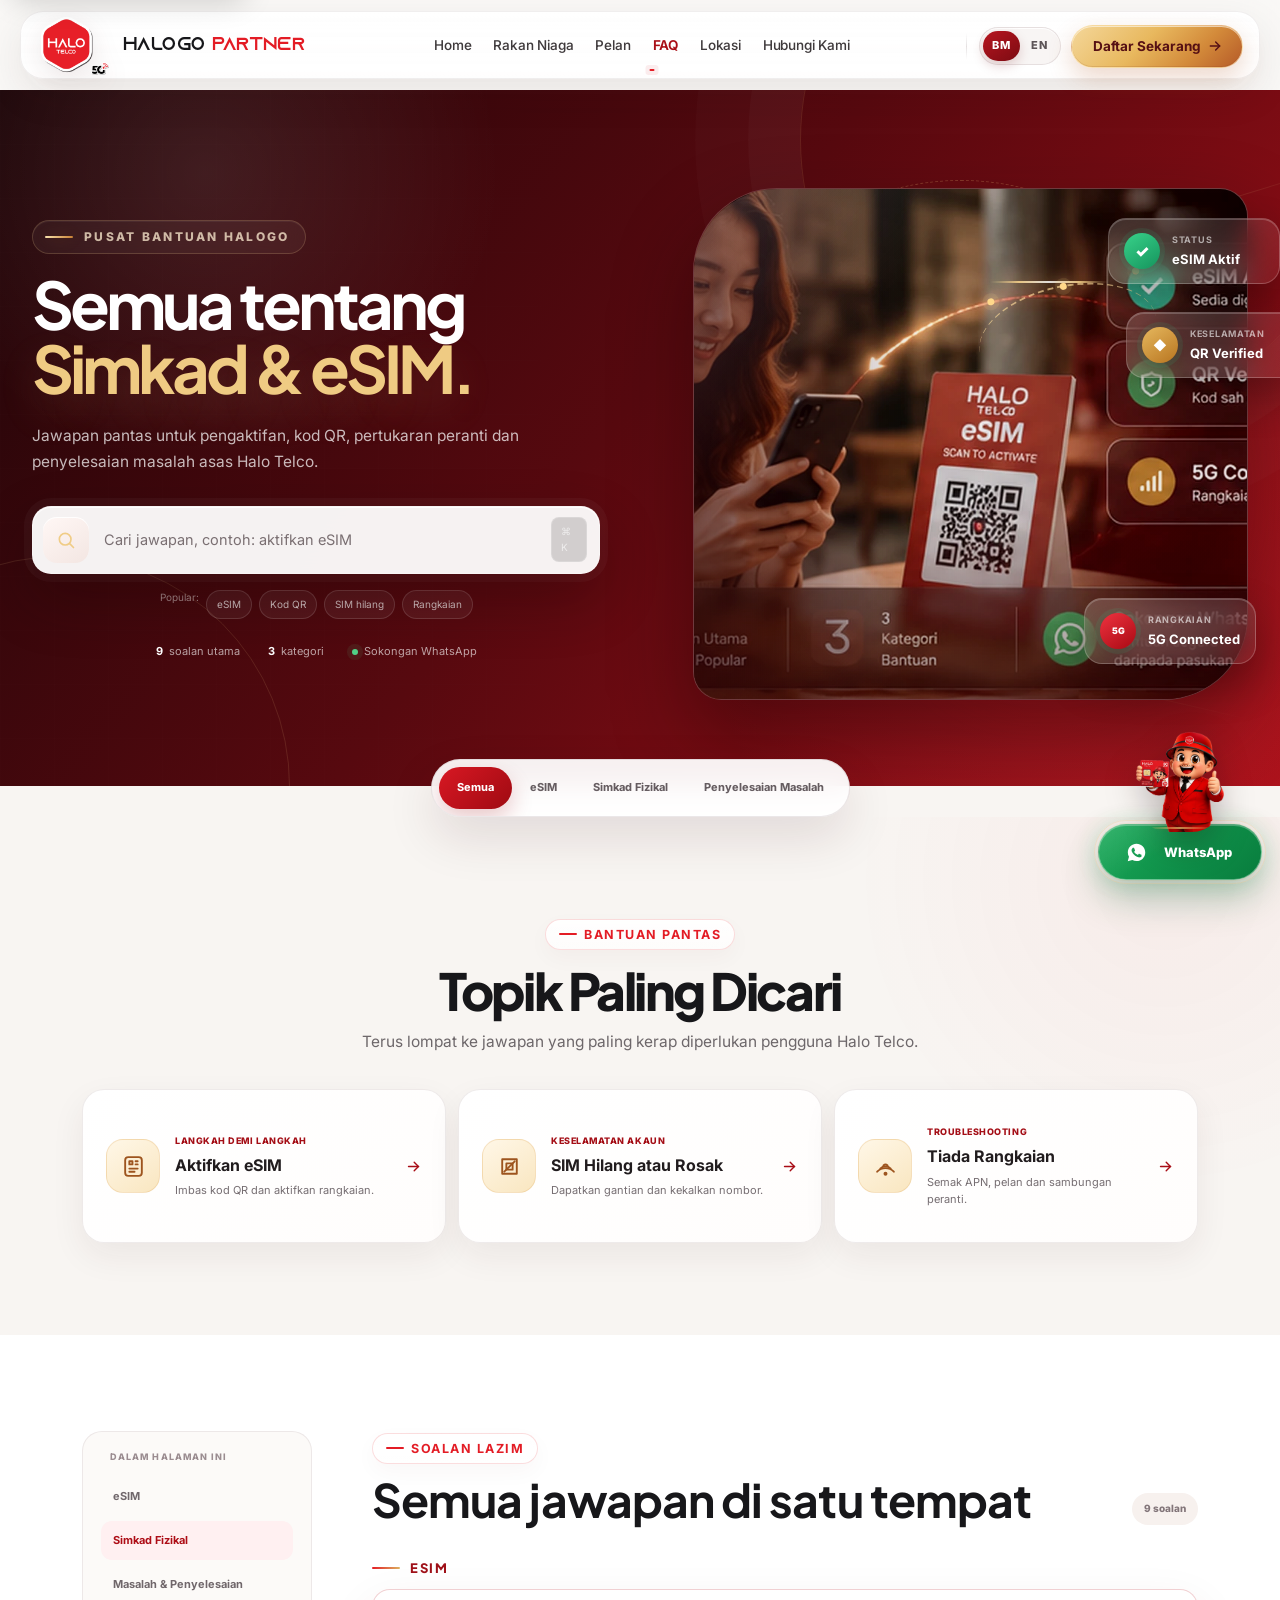
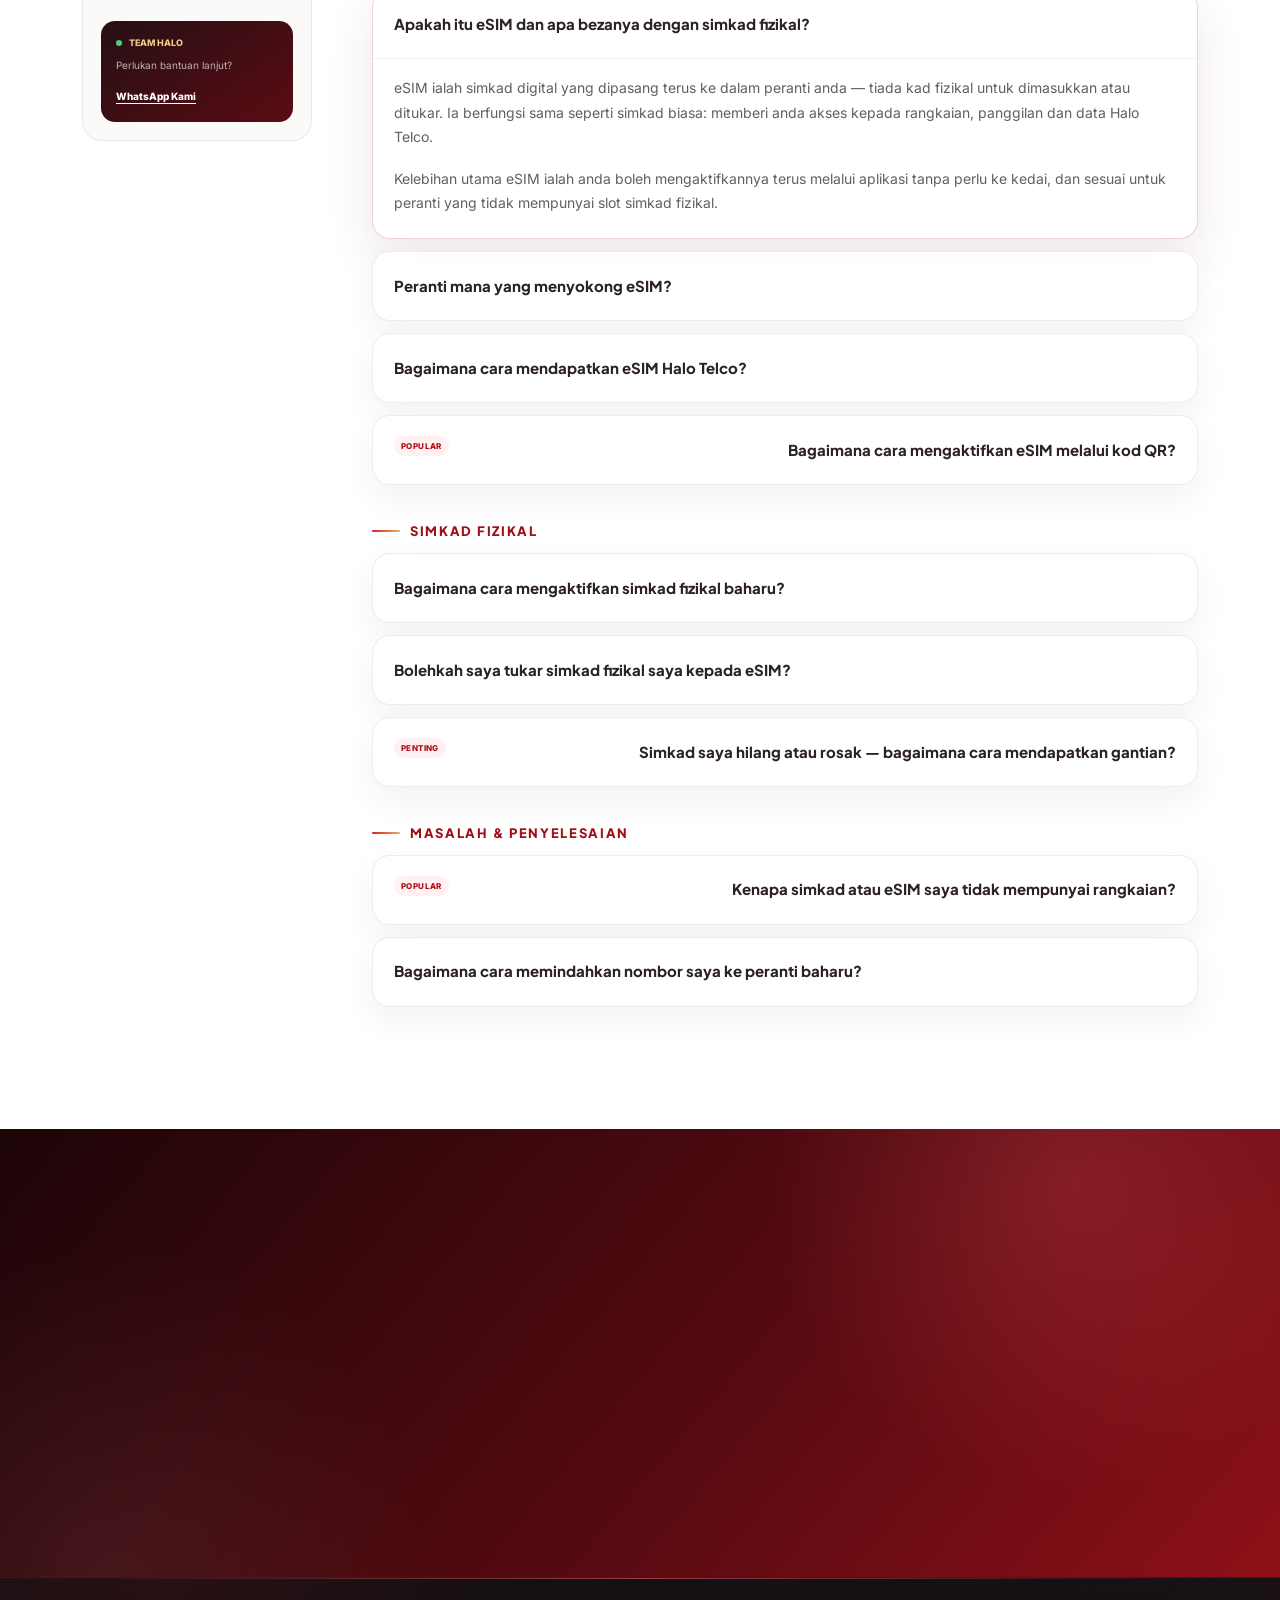
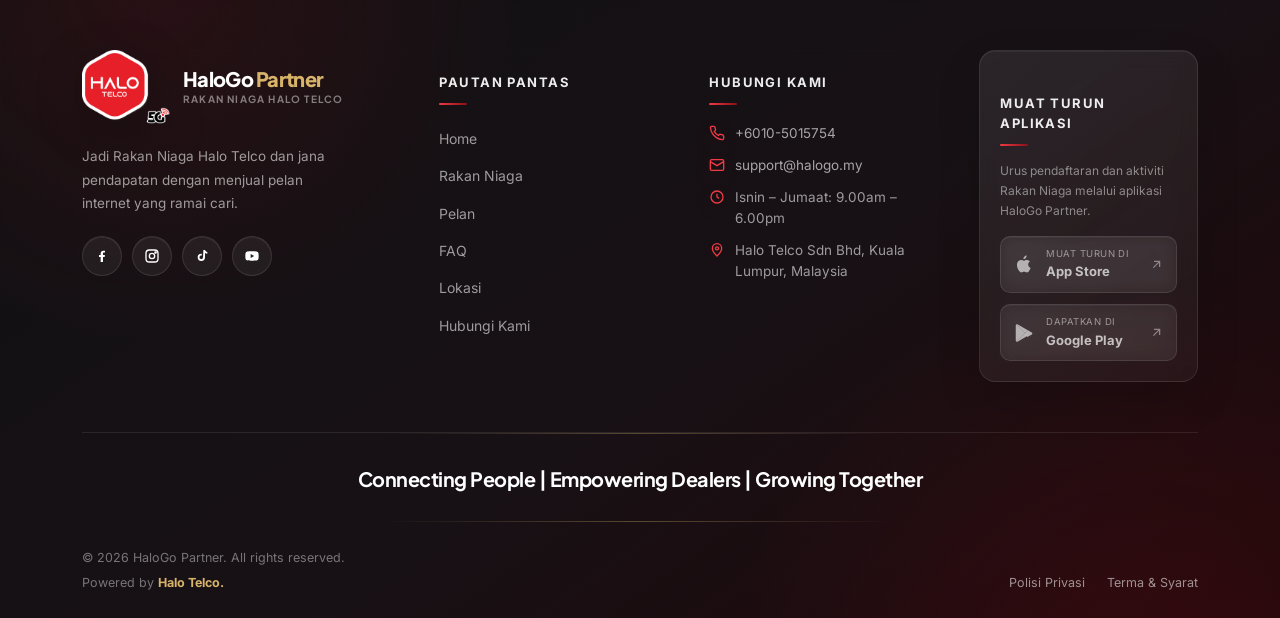
<file: sim-card-esim.html>
<!DOCTYPE html>

<html lang="ms-MY">
<head>
<meta charset="utf-8"/>
<meta content="width=device-width, initial-scale=1.0" name="viewport"/>
<meta content="#230508" name="theme-color"/>
<meta content="Panduan simkad dan eSIM Halo Telco: pendaftaran, pengaktifan, kod QR, APN, pertukaran peranti, rangkaian dan penyelesaian masalah asas." name="description"/>
<title>Simkad &amp; eSIM Halo Telco | FAQ, Aktivasi &amp; APN</title>
<link href="https://fonts.googleapis.com" rel="preconnect"/>
<link crossorigin="" href="https://fonts.gstatic.com" rel="preconnect"/>
<link href="https://fonts.googleapis.com/css2?family=Plus+Jakarta+Sans:wght@500;700;800&amp;family=Inter:wght@400;500;600;700&amp;display=swap" rel="stylesheet"/>
<link href="css/halogo.min.css?v=20260809-phase2-v1" rel="stylesheet"/>
<script defer="" src="js/script.js"></script>
<script defer="" src="js/help-centre.js?v=faq-search-enter-v4-20260808"></script>
<meta content="index, follow, max-image-preview:large, max-snippet:-1, max-video-preview:-1" name="robots"/><meta content="HaloGo Partner" name="author"/><meta content="telephone=no" name="format-detection"/><meta content="ms_MY" property="og:locale"/><meta content="HaloGo Partner" property="og:site_name"/><meta content="website" property="og:type"/><meta content="Simkad &amp; eSIM Halo Telco | FAQ, Aktivasi &amp; APN" property="og:title"/><meta content="Panduan simkad dan eSIM Halo Telco: pendaftaran, pengaktifan, kod QR, APN, pertukaran peranti, rangkaian dan penyelesaian masalah asas." property="og:description"/><meta content="https://halogo.my/sim-card-esim.html" property="og:url"/><meta content="https://halogo.my/images/faq-esim-customer.webp" property="og:image"/><meta content="HaloGo Partner — Halo Telco Malaysia" property="og:image:alt"/><meta content="summary_large_image" name="twitter:card"/><meta content="Simkad &amp; eSIM Halo Telco | FAQ, Aktivasi &amp; APN" name="twitter:title"/><meta content="Panduan simkad dan eSIM Halo Telco: pendaftaran, pengaktifan, kod QR, APN, pertukaran peranti, rangkaian dan penyelesaian masalah asas." name="twitter:description"/><meta content="https://halogo.my/images/faq-esim-customer.webp" name="twitter:image"/><link href="https://halogo.my/sim-card-esim.html" rel="canonical"/><link href="https://halogo.my/sim-card-esim.html" hreflang="ms-MY" rel="alternate"/><link href="https://halogo.my/en/sim-card-esim.html" hreflang="en-MY" rel="alternate"/><link href="https://halogo.my/sim-card-esim.html" hreflang="x-default" rel="alternate"/><link href="images/favicon-32.png" rel="icon" sizes="32x32" type="image/png"/><link href="images/icon-192.png" rel="apple-touch-icon" sizes="192x192"/><link href="site.webmanifest" rel="manifest"/><link as="image" fetchpriority="high" href="images/faq-esim-customer.webp" rel="preload"/><script type="application/ld+json">{"@context":"https://schema.org","@type":"BreadcrumbList","itemListElement":[{"@type":"ListItem","position":1,"name":"Home","item":"https://halogo.my/"},{"@type":"ListItem","position":2,"name":"FAQ Simkad & eSIM","item":"https://halogo.my/sim-card-esim.html"}]}</script><script type="application/ld+json">{"@context":"https://schema.org","@type":"FAQPage","@id":"https://halogo.my/sim-card-esim.html#faq","url":"https://halogo.my/sim-card-esim.html","name":"FAQ Simkad & eSIM Halo Telco | HaloGo Partner","inLanguage":"ms-MY","mainEntity":[{"@type":"Question","name":"Apakah itu eSIM dan apa bezanya dengan simkad fizikal?","acceptedAnswer":{"@type":"Answer","text":"eSIM ialah simkad digital yang dipasang terus ke dalam peranti anda — tiada kad fizikal untuk dimasukkan atau ditukar. Ia berfungsi sama seperti simkad biasa: memberi anda akses kepada rangkaian, panggilan dan data Halo Telco. Kelebihan utama eSIM ialah anda boleh mengaktifkannya terus melalui aplikasi tanpa perlu ke kedai, dan sesuai untuk peranti yang tidak mempunyai slot simkad fizikal."}},{"@type":"Question","name":"Peranti mana yang menyokong eSIM?","acceptedAnswer":{"@type":"Answer","text":"Kebanyakan telefon pintar keluaran 2019 ke atas menyokong eSIM, termasuk: iPhone XS ke atas Samsung Galaxy S20 ke atas dan siri Galaxy Z Fold/Flip Google Pixel 3 ke atas Kebanyakan model Huawei, Oppo, Vivo dan Xiaomi terkini Untuk memastikan peranti anda serasi, semak tetapan Tetapan > Rangkaian Selular pada peranti dan cari pilihan \"Tambah eSIM\" atau \"Add Cellular Plan\"."}},{"@type":"Question","name":"Bagaimana cara mendapatkan eSIM Halo Telco?","acceptedAnswer":{"@type":"Answer","text":"Anda boleh memohon eSIM terus melalui aplikasi Halo Telco: Muat turun dan log masuk ke aplikasi Halo Telco Pilih pelan Epik+ yang dikehendaki Pilih eSIM sebagai jenis simkad semasa pendaftaran Lengkapkan pengesahan identiti (e-KYC) dalam aplikasi Kod QR eSIM akan dijana serta-merta untuk diimbas"}},{"@type":"Question","name":"Popular Bagaimana cara mengaktifkan eSIM melalui kod QR?","acceptedAnswer":{"@type":"Answer","text":"Selepas kod QR eSIM anda dijana: Buka Tetapan > Rangkaian Selular / Mobile Data > Tambah eSIM pada peranti anda Imbas kod QR yang diberikan dalam aplikasi Halo Telco Ikut arahan pada skrin untuk melengkapkan pemasangan Tunggu 1–5 minit untuk pengaktifan rangkaian Mulakan semula peranti jika rangkaian tidak dikesan serta-merta Kod QR eSIM hanya boleh diimbas sekali sahaja — pastikan anda berada berhampiran WiFi semasa proses pengimbasan."}},{"@type":"Question","name":"Bagaimana cara mengaktifkan simkad fizikal baharu?","acceptedAnswer":{"@type":"Answer","text":"Masukkan simkad ke dalam peranti, muat turun aplikasi Halo Telco, daftar akaun menggunakan nombor simkad, dan lengkapkan pengesahan identiti (e-KYC) mengikut arahan dalam aplikasi. Pengaktifan biasanya mengambil masa 5–30 minit selepas pengesahan berjaya."}},{"@type":"Question","name":"Bolehkah saya tukar simkad fizikal saya kepada eSIM?","acceptedAnswer":{"@type":"Answer","text":"Ya. Nombor dan baki sedia ada anda akan dikekalkan sepenuhnya. Anda boleh memohon penukaran melalui aplikasi Halo Telco ( Akaun > Tukar ke eSIM ) atau di mana-mana kedai rakan niaga Halo Telco terdekat. Simkad fizikal lama akan dinyahaktifkan sebaik sahaja eSIM baharu berjaya diaktifkan."}},{"@type":"Question","name":"Penting Simkad saya hilang atau rosak — bagaimana cara mendapatkan gantian?","acceptedAnswer":{"@type":"Answer","text":"Sila lawati mana-mana kedai rakan niaga Halo Telco berhampiran anda dengan membawa kad pengenalan asal untuk permohonan simkad gantian. Nombor sedia ada anda akan dikekalkan. Untuk mengelakkan penyalahgunaan, kami menggalakkan anda menyekat sementara akaun melalui aplikasi terlebih dahulu jika simkad dicuri atau hilang."}},{"@type":"Question","name":"Popular Kenapa simkad atau eSIM saya tidak mempunyai rangkaian?","acceptedAnswer":{"@type":"Answer","text":"Cuba langkah asas berikut secara turutan: Hidupkan Mod Pesawat selama 10 saat, kemudian matikan semula Mulakan semula (restart) peranti anda Semak tetapan APN mengikut panduan dalam aplikasi Halo Telco Pastikan baki akaun anda mencukupi dan pelan masih aktif Jika masalah berterusan selepas langkah di atas, hubungi khidmat pelanggan kami melalui WhatsApp untuk semakan lanjut."}},{"@type":"Question","name":"Bagaimana cara memindahkan nombor saya ke peranti baharu?","acceptedAnswer":{"@type":"Answer","text":"Untuk simkad fizikal, cabut dan masukkan semula simkad ke peranti baharu anda — tiada langkah tambahan diperlukan. Untuk eSIM, log masuk semula ke aplikasi Halo Telco pada peranti baharu dan pilih Pindah eSIM ke Peranti Ini untuk menjana kod QR baharu."}}]}</script><meta content="en_MY" property="og:locale:alternate"/></head>
<body class="has-floating-assistant help-page faq-v2-page"><a class="skip-link" href="#main-content">Langkau ke kandungan utama</a>
<header class="site-header luxury-header">
<div class="wrap luxury-header-inner">
<a aria-label="HaloGo Partner — Halaman utama" class="brand luxury-brand" href="index.html">
<img alt="Halo Telco" class="luxury-brand-logo" decoding="async" height="1600" src="images/Logo Halo Transparent.png" width="1903"/>
<span class="luxury-brand-name">HaloGo <strong>Partner</strong></span>
</a>
<nav aria-label="Navigasi utama" class="nav-links luxury-nav-links" id="primary-navigation"><a href="index.html">Home</a><a href="business.html">Rakan Niaga</a><a href="index.html#pelan">Pelan</a><a aria-current="page" class="active" href="sim-card-esim.html">FAQ</a><a href="location.html">Lokasi</a><a href="#hubungi">Hubungi Kami</a><a class="nav-mobile-cta" href="business.html#mula">Daftar Sekarang</a></nav>
<div class="header-actions luxury-header-actions">
<div aria-label="Language selection" class="lang-switcher"><a aria-current="true" aria-label="Bahasa Malaysia" class="active" href="sim-card-esim.html" lang="ms-MY">BM</a><a aria-label="English" href="en/sim-card-esim.html" lang="en-MY">EN</a></div><a class="btn btn-sm header-gold-cta" href="business.html#mula">Daftar Sekarang
        <svg aria-hidden="true" fill="none" stroke="currentColor" stroke-linecap="round" stroke-linejoin="round" stroke-width="2.2" viewbox="0 0 24 24"><path d="M5 12h14"></path><path d="m13 6 6 6-6 6"></path></svg>
</a>
<button aria-controls="primary-navigation" aria-expanded="false" aria-label="Buka menu navigasi" class="nav-toggle" type="button"><span class="nav-toggle-line"></span><span class="nav-toggle-line"></span><span class="nav-toggle-line"></span></button>
</div>
</div>
<div aria-hidden="true" class="site-scroll-progress"><span></span></div>
</header>
<main class="faq-v2-main" id="main-content">
<section aria-labelledby="faq-v2-title" class="faq-v2-hero faq-v3-hero">
<span aria-hidden="true" class="faq-v2-hero-grid"></span>
<span aria-hidden="true" class="faq-v2-orb faq-v2-orb--one"></span>
<span aria-hidden="true" class="faq-v2-orb faq-v2-orb--two"></span>
<span aria-hidden="true" class="faq-v3-signal-line faq-v3-signal-line--one"></span>
<span aria-hidden="true" class="faq-v3-signal-line faq-v3-signal-line--two"></span>
<div class="wrap faq-v3-hero-layout">
<div class="faq-v3-hero-copy">
<!--<div class="faq-v2-breadcrumb"><a href="index.html">Home</a><span>/</span><span>Pusat Bantuan</span></div>-->
<div class="faq-v2-kicker"><span></span>Pusat Bantuan HaloGo</div>
<h1 aria-label="Panduan Simkad &amp; eSIM Halo Telco" id="faq-v2-title">Semua tentang<br/><em>Simkad &amp; eSIM.</em></h1>
<p>Jawapan pantas untuk pengaktifan, kod QR, pertukaran peranti dan penyelesaian masalah asas Halo Telco.</p>
<label class="faq-v2-search faq-v3-search" for="faqSearch">
<span class="faq-v3-search-icon"><svg aria-hidden="true" fill="none" stroke="currentColor" stroke-linecap="round" stroke-width="2" viewbox="0 0 24 24"><circle cx="11" cy="11" r="7"></circle><path d="m21 21-4.3-4.3"></path></svg></span>
<input autocomplete="off" id="faqSearch" placeholder="Cari jawapan, contoh: aktifkan eSIM" type="search"/>
<kbd>⌘ K</kbd>
</label>
<div aria-label="Carian popular" class="faq-v2-popular faq-v3-popular">
<span>Popular:</span>
<button data-faq-query="eSIM" type="button">eSIM</button>
<button data-faq-query="kod QR" type="button">Kod QR</button>
<button data-faq-query="hilang" type="button">SIM hilang</button>
<button data-faq-query="rangkaian" type="button">Rangkaian</button>
</div>
<div class="faq-v2-stats faq-v3-stats">
<span><strong>9</strong> soalan utama</span>
<span><strong>3</strong> kategori</span>
<span><i></i>Sokongan WhatsApp</span>
</div>
</div>
<div aria-label="Pelanggan mengaktifkan eSIM Halo Telco melalui kod QR" class="faq-v3-visual faq-v3-photo-visual">
<span aria-hidden="true" class="faq-v3-photo-glow"></span>
<span aria-hidden="true" class="faq-v3-photo-ring faq-v3-photo-ring--one"></span>
<span aria-hidden="true" class="faq-v3-photo-ring faq-v3-photo-ring--two"></span>
<figure class="faq-v3-photo-frame">
<img alt="Pelanggan mengaktifkan eSIM Halo Telco menggunakan telefon pintar dan kod QR" decoding="async" fetchpriority="high" height="700" loading="eager" src="images/faq-esim-customer.webp" width="1500"/>
<span aria-hidden="true" class="faq-v3-photo-shade"></span>
<span aria-hidden="true" class="faq-v3-scan-beam"></span>
</figure>
<div class="faq-v3-photo-chip faq-v3-photo-chip--active"><i></i><span><small>Status</small><strong>eSIM Aktif</strong></span></div>
<div class="faq-v3-photo-chip faq-v3-photo-chip--qr"><i></i><span><small>Keselamatan</small><strong>QR Verified</strong></span></div>
<div class="faq-v3-photo-chip faq-v3-photo-chip--network"><i></i><span><small>Rangkaian</small><strong>5G Connected</strong></span></div>
<div aria-hidden="true" class="faq-v3-photo-route"><span></span><span></span><span></span></div>
</div>
</div>
</section>
<section aria-label="Kategori bantuan" class="faq-v2-nav-section">
<div class="wrap">
<nav class="faq-v2-tabs" data-faq-tabs="">
<button aria-pressed="true" class="is-active" data-faq-target="all" type="button">Semua</button>
<button aria-pressed="false" data-faq-target="faq-esim" type="button">eSIM</button>
<button aria-pressed="false" data-faq-target="faq-physical" type="button">Simkad Fizikal</button>
<button aria-pressed="false" data-faq-target="faq-troubleshoot" type="button">Penyelesaian Masalah</button>
</nav>
</div>
</section>
<section aria-labelledby="quick-help-title" class="faq-v2-quick-section">
<div class="wrap">
<header class="faq-v2-section-head">
<div class="eyebrow">Bantuan Pantas</div>
<h2 id="quick-help-title">Topik Paling Dicari</h2>
<p>Terus lompat ke jawapan yang paling kerap diperlukan pengguna Halo Telco.</p>
</header>
<div class="faq-v2-quick-grid">
<button class="faq-v2-quick-card" data-faq-open="faq-1-4" type="button">
<span class="faq-v2-quick-icon"><svg aria-hidden="true" fill="none" stroke="currentColor" stroke-linecap="round" stroke-linejoin="round" stroke-width="1.8" viewbox="0 0 24 24"><rect height="18" rx="3" width="16" x="4" y="3"></rect><path d="M8 7h3v3H8zM14 7h2M14 10h2M8 14h8M8 17h5"></path></svg></span>
<span><small>Langkah demi langkah</small><strong>Aktifkan eSIM</strong><em>Imbas kod QR dan aktifkan rangkaian.</em></span>
<svg aria-hidden="true" class="faq-v2-arrow" fill="none" stroke="currentColor" stroke-linecap="round" stroke-width="2" viewbox="0 0 24 24"><path d="M5 12h14"></path><path d="m13 6 6 6-6 6"></path></svg>
</button>
<button class="faq-v2-quick-card" data-faq-open="faq-2-3" type="button">
<span class="faq-v2-quick-icon"><svg aria-hidden="true" fill="none" stroke="currentColor" stroke-linecap="round" stroke-linejoin="round" stroke-width="1.8" viewbox="0 0 24 24"><path d="M5 5h14v14H5z"></path><path d="M9 9h6v6H9z"></path><path d="m7 17 10-10"></path></svg></span>
<span><small>Keselamatan akaun</small><strong>SIM Hilang atau Rosak</strong><em>Dapatkan gantian dan kekalkan nombor.</em></span>
<svg aria-hidden="true" class="faq-v2-arrow" fill="none" stroke="currentColor" stroke-linecap="round" stroke-width="2" viewbox="0 0 24 24"><path d="M5 12h14"></path><path d="m13 6 6 6-6 6"></path></svg>
</button>
<button class="faq-v2-quick-card" data-faq-open="faq-3-1" type="button">
<span class="faq-v2-quick-icon"><svg aria-hidden="true" fill="none" stroke="currentColor" stroke-linecap="round" stroke-linejoin="round" stroke-width="1.8" viewbox="0 0 24 24"><path d="M4 17a11 11 0 0 1 16 0"></path><path d="M7 14a7 7 0 0 1 10 0"></path><path d="M10 11a3 3 0 0 1 4 0"></path><circle cx="12" cy="19" r="1"></circle></svg></span>
<span><small>Troubleshooting</small><strong>Tiada Rangkaian</strong><em>Semak APN, pelan dan sambungan peranti.</em></span>
<svg aria-hidden="true" class="faq-v2-arrow" fill="none" stroke="currentColor" stroke-linecap="round" stroke-width="2" viewbox="0 0 24 24"><path d="M5 12h14"></path><path d="m13 6 6 6-6 6"></path></svg>
</button>
</div>
</div>
</section>
<section aria-labelledby="faq-list-title" class="faq-v2-content-section">
<div class="wrap faq-v2-layout">
<aside aria-label="Navigasi FAQ" class="faq-v2-sticky-nav">
<span class="faq-v2-sticky-label">Dalam halaman ini</span>
<a class="is-active" href="#faq-esim">eSIM</a>
<a href="#faq-physical">Simkad Fizikal</a>
<a href="#faq-troubleshoot">Masalah &amp; Penyelesaian</a>
<div class="faq-v2-mini-help"><span><i></i>Team Halo</span><p>Perlukan bantuan lanjut?</p><a href="https://wa.me/60105015754" rel="noopener noreferrer" target="_blank">WhatsApp Kami</a></div>
</aside>
<div class="faq-v2-faq-column">
<header class="faq-v2-content-head">
<div><div class="eyebrow">Soalan Lazim</div><h2 id="faq-list-title">Semua jawapan di satu tempat</h2></div>
<span aria-live="polite" id="faqResultCount">9 soalan</span>
</header>
<div class="faq-group" id="faq-esim">
<div class="faq-group-title">eSIM</div>
<details class="faq-item" data-category="esim" data-faq-item="" id="faq-1-1" open="">
<summary data-faq-summary="">Apakah itu eSIM dan apa bezanya dengan simkad fizikal?
          
</summary>
<div class="faq-answer">
<p>eSIM ialah simkad digital yang dipasang terus ke dalam peranti anda — tiada kad fizikal untuk dimasukkan atau ditukar. Ia berfungsi sama seperti simkad biasa: memberi anda akses kepada rangkaian, panggilan dan data Halo Telco.</p>
<p>Kelebihan utama eSIM ialah anda boleh mengaktifkannya terus melalui aplikasi tanpa perlu ke kedai, dan sesuai untuk peranti yang tidak mempunyai slot simkad fizikal.</p>
</div>
</details>
<details class="faq-item" data-category="esim" data-faq-item="" id="faq-1-2">
<summary data-faq-summary="">Peranti mana yang menyokong eSIM?
          
</summary>
<div class="faq-answer">
<p>Kebanyakan telefon pintar keluaran 2019 ke atas menyokong eSIM, termasuk:</p>
<ul>
<li>iPhone XS ke atas</li>
<li>Samsung Galaxy S20 ke atas dan siri Galaxy Z Fold/Flip</li>
<li>Google Pixel 3 ke atas</li>
<li>Kebanyakan model Huawei, Oppo, Vivo dan Xiaomi terkini</li>
</ul>
<p>Untuk memastikan peranti anda serasi, semak tetapan <strong>Tetapan &gt; Rangkaian Selular</strong> pada peranti dan cari pilihan "Tambah eSIM" atau "Add Cellular Plan".</p>
</div>
</details>
<details class="faq-item" data-category="esim" data-faq-item="" id="faq-1-3">
<summary data-faq-summary="">Bagaimana cara mendapatkan eSIM Halo Telco?
          
</summary>
<div class="faq-answer">
<p>Anda boleh memohon eSIM terus melalui aplikasi Halo Telco:</p>
<ul>
<li>Muat turun dan log masuk ke aplikasi Halo Telco</li>
<li>Pilih pelan Epik+ yang dikehendaki</li>
<li>Pilih <strong>eSIM</strong> sebagai jenis simkad semasa pendaftaran</li>
<li>Lengkapkan pengesahan identiti (e-KYC) dalam aplikasi</li>
<li>Kod QR eSIM akan dijana serta-merta untuk diimbas</li>
</ul>
</div>
</details>
<details class="faq-item" data-category="esim" data-faq-item="" id="faq-1-4">
<summary data-faq-summary=""><span class="faq-v2-badge">Popular</span>Bagaimana cara mengaktifkan eSIM melalui kod QR?
          
</summary>
<div class="faq-answer">
<p>Selepas kod QR eSIM anda dijana:</p>
<ul>
<li>Buka <strong>Tetapan &gt; Rangkaian Selular / Mobile Data &gt; Tambah eSIM</strong> pada peranti anda</li>
<li>Imbas kod QR yang diberikan dalam aplikasi Halo Telco</li>
<li>Ikut arahan pada skrin untuk melengkapkan pemasangan</li>
<li>Tunggu 1–5 minit untuk pengaktifan rangkaian</li>
<li>Mulakan semula peranti jika rangkaian tidak dikesan serta-merta</li>
</ul>
<p>Kod QR eSIM hanya boleh diimbas <strong>sekali sahaja</strong> — pastikan anda berada berhampiran WiFi semasa proses pengimbasan.</p>
</div>
</details>
</div>
<div class="faq-group" id="faq-physical">
<div class="faq-group-title">Simkad Fizikal</div>
<details class="faq-item" data-category="simkad fizikal" data-faq-item="" id="faq-2-1">
<summary data-faq-summary="">Bagaimana cara mengaktifkan simkad fizikal baharu?
          
</summary>
<div class="faq-answer">
<p>Masukkan simkad ke dalam peranti, muat turun aplikasi Halo Telco, daftar akaun menggunakan nombor simkad, dan lengkapkan pengesahan identiti (e-KYC) mengikut arahan dalam aplikasi. Pengaktifan biasanya mengambil masa 5–30 minit selepas pengesahan berjaya.</p>
</div>
</details>
<details class="faq-item" data-category="simkad fizikal" data-faq-item="" id="faq-2-2">
<summary data-faq-summary="">Bolehkah saya tukar simkad fizikal saya kepada eSIM?
          
</summary>
<div class="faq-answer">
<p>Ya. Nombor dan baki sedia ada anda akan dikekalkan sepenuhnya. Anda boleh memohon penukaran melalui aplikasi Halo Telco (<strong>Akaun &gt; Tukar ke eSIM</strong>) atau di mana-mana kedai rakan niaga Halo Telco terdekat. Simkad fizikal lama akan dinyahaktifkan sebaik sahaja eSIM baharu berjaya diaktifkan.</p>
</div>
</details>
<details class="faq-item" data-category="simkad fizikal" data-faq-item="" id="faq-2-3">
<summary data-faq-summary=""><span class="faq-v2-badge">Penting</span>Simkad saya hilang atau rosak — bagaimana cara mendapatkan gantian?
          
</summary>
<div class="faq-answer">
<p>Sila lawati mana-mana <a href="location.html">kedai rakan niaga Halo Telco</a> berhampiran anda dengan membawa kad pengenalan asal untuk permohonan simkad gantian. Nombor sedia ada anda akan dikekalkan. Untuk mengelakkan penyalahgunaan, kami menggalakkan anda menyekat sementara akaun melalui aplikasi terlebih dahulu jika simkad dicuri atau hilang.</p>
</div>
</details>
</div>
<div class="faq-group" id="faq-troubleshoot">
<div class="faq-group-title">Masalah &amp; Penyelesaian</div>
<details class="faq-item" data-category="masalah &amp; penyelesaian" data-faq-item="" id="faq-3-1">
<summary data-faq-summary=""><span class="faq-v2-badge">Popular</span>Kenapa simkad atau eSIM saya tidak mempunyai rangkaian?
          
</summary>
<div class="faq-answer">
<p>Cuba langkah asas berikut secara turutan:</p>
<ul>
<li>Hidupkan Mod Pesawat selama 10 saat, kemudian matikan semula</li>
<li>Mulakan semula (restart) peranti anda</li>
<li>Semak tetapan APN mengikut panduan dalam aplikasi Halo Telco</li>
<li>Pastikan baki akaun anda mencukupi dan pelan masih aktif</li>
</ul>
<p>Jika masalah berterusan selepas langkah di atas, hubungi khidmat pelanggan kami melalui WhatsApp untuk semakan lanjut.</p>
</div>
</details>
<details class="faq-item" data-category="masalah &amp; penyelesaian" data-faq-item="" id="faq-3-2">
<summary data-faq-summary="">Bagaimana cara memindahkan nombor saya ke peranti baharu?
          
</summary>
<div class="faq-answer">
<p>Untuk simkad fizikal, cabut dan masukkan semula simkad ke peranti baharu anda — tiada langkah tambahan diperlukan. Untuk eSIM, log masuk semula ke aplikasi Halo Telco pada peranti baharu dan pilih <strong>Pindah eSIM ke Peranti Ini</strong> untuk menjana kod QR baharu.</p>
</div>
</details>
</div>
<p aria-live="polite" class="no-results" id="noResults">Tiada soalan sepadan. Cuba kata kunci lain atau hubungi Team Halo.</p>
</div>
</div>
</section>
</main>
<!-- ============ CTA BANNER — SHARED FINAL CTA V1 ============ -->
<section aria-labelledby="final-cta-title" class="section final-cta-section shared-final-cta" id="daftar">
<div class="wrap">
<div class="cta-banner cta-luxe-banner">
<div class="cta-luxe-content">
<div class="cta-luxe-heading">
<div aria-hidden="true" class="cta-icon cta-luxe-icon">
<svg fill="none" stroke="currentColor" stroke-linecap="round" stroke-linejoin="round" stroke-width="1.8" viewbox="0 0 24 24">
<rect height="18" rx="3" width="14" x="5" y="3"></rect>
<path d="M9 7h6"></path>
<path d="M8.5 13.5h7"></path>
<path d="m12 10.5 3 3-3 3"></path>
</svg>
</div>
<div class="cta-luxe-copy">
<span class="cta-luxe-eyebrow">Sokongan Team Halo</span>
<h2 id="final-cta-title">Masih perlukan<span> bantuan?</span></h2>
<p>Pasukan kami sedia membantu untuk pertanyaan berkaitan simkad, eSIM dan akaun Halo Telco pada hari bekerja.</p>
<div class="cta-actions cta-luxe-actions">
<a class="btn motion-hero-primary" href="https://wa.me/60105015754" rel="noopener noreferrer" target="_blank">
WhatsApp Team Halo
<svg aria-hidden="true" fill="none" stroke="currentColor" stroke-linecap="round" stroke-linejoin="round" stroke-width="2.2" viewbox="0 0 24 24">
<path d="M5 12h14"></path>
<path d="m13 6 6 6-6 6"></path>
</svg>
</a>
<a class="btn faq-v2-outline-btn" href="location.html" rel="noopener noreferrer" target="_blank">Cari Lokasi</a>
</div>
</div>
</div>
</div>
<div aria-hidden="true" class="cta-luxe-visual">
<span class="cta-luxe-orbit cta-luxe-orbit--outer"></span>
<span class="cta-luxe-orbit cta-luxe-orbit--middle"></span>
<span class="cta-luxe-orbit cta-luxe-orbit--inner"></span>
<span class="cta-luxe-particle cta-luxe-particle--one"></span>
<span class="cta-luxe-particle cta-luxe-particle--two"></span>
<span class="cta-luxe-particle cta-luxe-particle--three"></span>
<span class="cta-luxe-particle cta-luxe-particle--four"></span>
<div class="cta-luxe-sim">
<div class="cta-luxe-sim-topline">
<span>HALO TELCO</span>
<strong>5G</strong>
</div>
<div class="cta-luxe-chip">
<span></span><span></span><span></span>
<span></span><span></span><span></span>
</div>
<div class="cta-luxe-sim-copy">
<small>HALOGO</small>
<strong>PARTNER</strong>
<span>Connect. Sell. Grow.</span>
</div>
</div>
<div class="cta-luxe-signal">
<span></span><span></span><span></span><span></span>
</div>
<div class="cta-luxe-status">
<span class="cta-luxe-status-dot"></span>
Dealer Ready
</div>
</div>
</div>
</div>
</section>
<footer class="site-footer" id="hubungi">
<div class="wrap">
<div class="footer-top">
<div class="footer-brand">
<a aria-label="HaloGo Partner — Halaman utama" class="brand footer-brand-lockup" href="index.html">
<img alt="Halo Telco" decoding="async" height="1600" loading="lazy" src="images/Logo Halo Transparent.png" width="1903"/>
<span class="footer-brand-copy">
<strong>HaloGo <em>Partner</em></strong>
<small>Rakan Niaga Halo Telco</small>
</span>
</a>
<p>Jadi Rakan Niaga Halo Telco dan jana pendapatan dengan menjual pelan internet yang ramai cari.</p>
<div aria-label="Media sosial rasmi Halo Telco" class="footer-social">
<a aria-label="Facebook Halo Telco" href="https://www.facebook.com/halotelcohq" rel="noopener noreferrer" target="_blank">
<svg aria-hidden="true" fill="currentColor" viewbox="0 0 24 24"><path d="M13.5 21v-7.5H16l.4-3H13.5V8.4c0-.9.2-1.5 1.5-1.5H16.5V4.2C16.2 4.1 15.2 4 14 4c-2.4 0-4 1.5-4 4.1v2.4H7.5v3H10V21z"></path></svg>
</a>
<a aria-label="Instagram Halo Telco" href="https://www.instagram.com/halotelco_hq/" rel="noopener noreferrer" target="_blank">
<svg aria-hidden="true" fill="none" stroke="currentColor" stroke-width="2" viewbox="0 0 24 24"><rect height="18" rx="5" width="18" x="3" y="3"></rect><circle cx="12" cy="12" r="4"></circle><circle cx="17.3" cy="6.7" r="1"></circle></svg>
</a>
<a aria-label="TikTok Halo Telco" href="https://www.tiktok.com/@halotelcohq" rel="noopener noreferrer" target="_blank">
<svg aria-hidden="true" fill="currentColor" viewbox="0 0 24 24"><path d="M14 3h2.7c.2 1.6 1.5 2.9 3.3 3v2.7c-1.3 0-2.5-.4-3.5-1.1v6.4a5.5 5.5 0 1 1-5.5-5.5c.2 0 .5 0 .7.1v2.8a2.7 2.7 0 1 0 1.9 2.6z"></path></svg>
</a>
<a aria-label="YouTube Halo Studio" href="https://www.youtube.com/@HaloStudio/featured" rel="noopener noreferrer" target="_blank">
<svg aria-hidden="true" fill="currentColor" viewbox="0 0 24 24"><path d="M22 12s0-3.2-.4-4.6c-.2-.9-.9-1.6-1.8-1.8C18.2 5 12 5 12 5s-6.2 0-7.8.6c-.9.2-1.6.9-1.8 1.8C2 8.8 2 12 2 12s0 3.2.4 4.6c.2.9.9 1.6 1.8 1.8C5.8 19 12 19 12 19s6.2 0 7.8-.6c.9-.2 1.6-.9 1.8-1.8.4-1.4.4-4.6.4-4.6zM10 15V9l5.2 3z"></path></svg>
</a>
</div>
</div>
<div class="footer-col">
<h5>Pautan Pantas</h5>
<ul><li><a href="index.html">Home</a></li><li><a href="business.html">Rakan Niaga</a></li><li><a href="index.html#pelan">Pelan</a></li><li><a href="sim-card-esim.html">FAQ</a></li><li><a href="location.html">Lokasi</a></li><li><a href="#hubungi">Hubungi Kami</a></li></ul>
</div>
<div class="footer-col">
<h5>Hubungi Kami</h5>
<ul class="footer-contact">
<li>
<svg aria-hidden="true" fill="none" stroke="currentColor" stroke-width="2" viewbox="0 0 24 24"><path d="M22 16.9v3a2 2 0 0 1-2.2 2 19.8 19.8 0 0 1-8.6-3 19.5 19.5 0 0 1-6-6 19.8 19.8 0 0 1-3-8.7A2 2 0 0 1 4.1 2h3a2 2 0 0 1 2 1.7c.1.9.3 1.8.6 2.7a2 2 0 0 1-.5 2.1L8 9.7a16 16 0 0 0 6 6l1.2-1.2a2 2 0 0 1 2.1-.5c.9.3 1.8.5 2.7.6a2 2 0 0 1 1.7 2.1z"></path></svg>
<a href="tel:+60105015754">+6010-5015754</a>
</li>
<li>
<svg aria-hidden="true" fill="none" stroke="currentColor" stroke-width="2" viewbox="0 0 24 24"><rect height="16" rx="2" width="20" x="2" y="4"></rect><path d="m2 7 10 6 10-6"></path></svg>
<a href="mailto:partner@halogo.com.my">support@halogo.my</a>
</li>
<li><svg aria-hidden="true" fill="none" stroke="currentColor" stroke-width="2" viewbox="0 0 24 24"><circle cx="12" cy="12" r="9"></circle><path d="M12 7v5l3 2"></path></svg><span>Isnin – Jumaat: 9.00am – 6.00pm</span></li>
<li><svg aria-hidden="true" fill="none" stroke="currentColor" stroke-width="2" viewbox="0 0 24 24"><path d="M12 21s7-6.3 7-11.5A7 7 0 0 0 5 9.5C5 14.7 12 21 12 21z"></path><circle cx="12" cy="9.5" r="2.3"></circle></svg><span>Halo Telco Sdn Bhd, Kuala Lumpur, Malaysia</span></li>
</ul>
</div>
<div class="footer-col footer-app-column">
<h5>Muat Turun Aplikasi</h5>
<p class="footer-app-intro">Urus pendaftaran dan aktiviti Rakan Niaga melalui aplikasi HaloGo Partner.</p>
<div class="store-badges">
<a aria-label="Muat turun HaloGo Partner di Apple App Store" class="store-badge" href="https://apps.apple.com/my/app/halogo-partner/id1526450097" rel="noopener noreferrer" target="_blank">
<svg aria-hidden="true" class="store-platform-icon store-platform-icon--apple" fill="currentColor" viewbox="0 0 24 24"><path d="M16.5 12.7c0-2.2 1.8-3.3 1.9-3.4-1-1.5-2.6-1.7-3.2-1.7-1.4-.1-2.7.8-3.4.8-.7 0-1.8-.8-3-.8-1.5 0-2.9.9-3.7 2.3-1.6 2.7-.4 6.8 1.1 9 .8 1.1 1.7 2.3 2.9 2.3 1.2 0 1.6-.7 3-.7s1.8.7 3 .7c1.3 0 2.1-1.1 2.8-2.2.9-1.3 1.3-2.5 1.3-2.6-.1 0-2.7-1-2.7-4zM14 5.4c.6-.7 1-1.7.9-2.7-.9 0-2 .6-2.6 1.3-.6.6-1.1 1.6-.9 2.6 1 .1 2-.5 2.6-1.2z"></path></svg>
<span><span class="cap">Muat turun di</span><span class="name">App Store</span></span>
<svg aria-hidden="true" class="store-badge-arrow" fill="none" stroke="currentColor" stroke-width="2" viewbox="0 0 24 24"><path d="M7 17 17 7M8 7h9v9"></path></svg>
</a>
<a aria-label="Muat turun HaloGo Partner di Google Play" class="store-badge" href="https://play.google.com/store/apps/details?id=com.winner.herogo&amp;hl=en" rel="noopener noreferrer" target="_blank">
<svg aria-hidden="true" class="store-platform-icon store-platform-icon--google-play" viewbox="0 0 24 24">
<path class="google-play-blue" d="M3.65 2.62 13.05 12l-9.4 9.38A1.76 1.76 0 0 1 3 20.02V3.98c0-.55.24-1.04.65-1.36Z"></path>
<path class="google-play-green" d="M4.35 2.18 15.72 8.7 13.05 12 3.65 2.62c.2-.2.44-.35.7-.44Z"></path>
<path class="google-play-red" d="m13.05 12 2.67 3.3-11.37 6.52a1.7 1.7 0 0 1-.7-.44L13.05 12Z"></path>
<path class="google-play-yellow" d="m15.72 8.7 4.78 2.75c.83.48.83 1.62 0 2.1l-4.78 2.75L13.05 12l2.67-3.3Z"></path>
</svg>
<span><span class="cap">Dapatkan di</span><span class="name">Google Play</span></span>
<svg aria-hidden="true" class="store-badge-arrow" fill="none" stroke="currentColor" stroke-width="2" viewbox="0 0 24 24"><path d="M7 17 17 7M8 7h9v9"></path></svg>
</a>
</div>
</div>
</div>
<div aria-label="Nilai HaloGo Partner" class="footer-signature">
<span>Connecting People | Empowering Dealers | Growing Together</span>
</div>
<div class="footer-bottom is-revealed">
<div class="footer-legal-copy">
<span>© 2026 HaloGo Partner. All rights reserved.</span>
<span class="footer-powered">Powered by <strong>Halo Telco.</strong></span>
</div>
<nav aria-label="Pautan undang-undang" class="footer-legal-links">
<a href="https://halotelco.com/privacy-policy" rel="noopener noreferrer" target="_blank">Polisi Privasi</a>
<a href="https://halotelco.com/terms-of-use" rel="noopener noreferrer" target="_blank">Terma &amp; Syarat</a>
</nav>
</div>
</div>
</footer>
<div class="halogo-floating-tools" data-floating-tools="">
<button aria-label="Kembali ke bahagian atas halaman" class="halogo-back-to-top" data-back-to-top="" title="Kembali ke atas" type="button">
<svg aria-hidden="true" fill="none" stroke="currentColor" stroke-linecap="round" stroke-linejoin="round" stroke-width="2.2" viewbox="0 0 24 24"><path d="m6 15 6-6 6 6"></path></svg>
</button>
<div class="wa-assistant">
<div aria-labelledby="wa-assistant-title" aria-modal="false" class="wa-assistant-panel" data-wa-panel="" hidden="" id="wa-assistant-panel" role="dialog">
<div class="wa-assistant-head">
<div aria-hidden="true" class="wa-assistant-avatar wa-assistant-avatar--paan">
<img alt="" decoding="async" height="1421" loading="lazy" src="images/PaanSinggit-concierge.webp" width="932"/>
</div>
<div>
<strong id="wa-assistant-title">Team Halo</strong>
<span>Biasanya membalas secepat mungkin</span>
</div>
<button aria-label="Tutup pilihan WhatsApp" class="wa-assistant-close" data-wa-close="" type="button">
<svg aria-hidden="true" fill="none" stroke="currentColor" stroke-linecap="round" stroke-width="2" viewbox="0 0 24 24"><path d="M6 6l12 12M18 6 6 18"></path></svg>
</button>
</div>
<p class="wa-assistant-intro">Apa yang anda perlukan?</p>
<div class="wa-assistant-options">
<a data-message="Assalamualaikum Team Halo. Saya berminat untuk daftar sebagai Rakan Niaga Halo Telco. Boleh bantu saya?" data-wa-option="" href="https://wa.me/60105015754?text=Assalamualaikum%20Team%20Halo.%20Saya%20berminat%20untuk%20daftar%20sebagai%20Rakan%20Niaga%20Halo%20Telco.%20Boleh%20bantu%20saya%3F" rel="noopener noreferrer" target="_blank">
<span class="wa-option-icon"><svg aria-hidden="true" fill="none" stroke="currentColor" stroke-linecap="round" stroke-linejoin="round" stroke-width="2" viewbox="0 0 24 24"><path d="M12 5v14M5 12h14"></path></svg></span>
<span><strong>Daftar Rakan Niaga</strong><small>Saya mahu mula menjual simkad</small></span>
</a>
<a data-message="Assalamualaikum Team Halo. Saya ingin bertanya tentang pelan Halo Telco yang sesuai. Boleh terangkan kepada saya?" data-wa-option="" href="https://wa.me/60105015754?text=Assalamualaikum%20Team%20Halo.%20Saya%20ingin%20bertanya%20tentang%20pelan%20Halo%20Telco%20yang%20sesuai.%20Boleh%20terangkan%20kepada%20saya%3F" rel="noopener noreferrer" target="_blank">
<span class="wa-option-icon"><svg aria-hidden="true" fill="none" stroke="currentColor" stroke-linecap="round" stroke-linejoin="round" stroke-width="2" viewbox="0 0 24 24"><path d="M4 5h16v11H8l-4 4z"></path><path d="M8 9h8M8 12h5"></path></svg></span>
<span><strong>Tanya Tentang Pelan</strong><small>Dapatkan cadangan mengikut keperluan</small></span>
</a>
<a data-message="Assalamualaikum Team Halo. Saya perlukan bantuan berkaitan HaloGo Partner. Boleh bantu saya?" data-wa-option="" href="https://wa.me/60105015754?text=Assalamualaikum%20Team%20Halo.%20Saya%20perlukan%20bantuan%20berkaitan%20HaloGo%20Partner.%20Boleh%20bantu%20saya%3F" rel="noopener noreferrer" target="_blank">
<span class="wa-option-icon"><svg aria-hidden="true" fill="none" stroke="currentColor" stroke-linecap="round" stroke-linejoin="round" stroke-width="2" viewbox="0 0 24 24"><path d="M4 14v-2a8 8 0 0 1 16 0v2"></path><path d="M18 19h1a2 2 0 0 0 2-2v-3h-4v5zM6 19H5a2 2 0 0 1-2-2v-3h4v5z"></path></svg></span>
<span><strong>Bantuan Team Halo</strong><small>Sokongan dan pertanyaan umum</small></span>
</a>
</div>
</div>
<button aria-controls="wa-assistant-panel" aria-expanded="false" aria-label="Buka bantuan WhatsApp Team Halo" class="wa-assistant-toggle" data-wa-toggle="" type="button">
<span aria-hidden="true" class="wa-concierge-peek"><img alt="" decoding="async" height="1421" loading="lazy" src="images/PaanSinggit-concierge.webp" width="932"/></span>
<svg aria-hidden="true" fill="currentColor" viewbox="0 0 24 24"><path d="M12.04 2c-5.5 0-9.96 4.46-9.96 9.96 0 1.76.46 3.45 1.32 4.95L2 22l5.24-1.37a9.9 9.9 0 0 0 4.8 1.22h.01c5.5 0 9.96-4.46 9.96-9.96S17.54 2 12.04 2zm5.83 14.17c-.24.68-1.4 1.3-1.93 1.36-.5.06-1.12.09-1.8-.11-.42-.13-.96-.31-1.65-.6-2.9-1.25-4.79-4.17-4.94-4.36-.14-.2-1.18-1.57-1.18-3 0-1.42.75-2.12 1.02-2.41.26-.28.57-.35.76-.35.19 0 .38 0 .55.01.18.01.42-.07.65.5.24.58.81 2 .88 2.15.07.14.11.31.02.5-.09.19-.14.31-.28.48-.14.16-.29.36-.42.48-.14.14-.28.28-.12.56.16.28.71 1.17 1.53 1.9 1.05.93 1.94 1.22 2.22 1.36.28.14.44.11.6-.07.16-.19.68-.79.87-1.06.19-.28.37-.23.62-.14.26.1 1.65.78 1.93.92.28.14.47.21.53.33.07.13.07.72-.17 1.4z"></path></svg>
<span>WhatsApp</span>
</button>
</div>
</div>
</body>
</html>
</file>
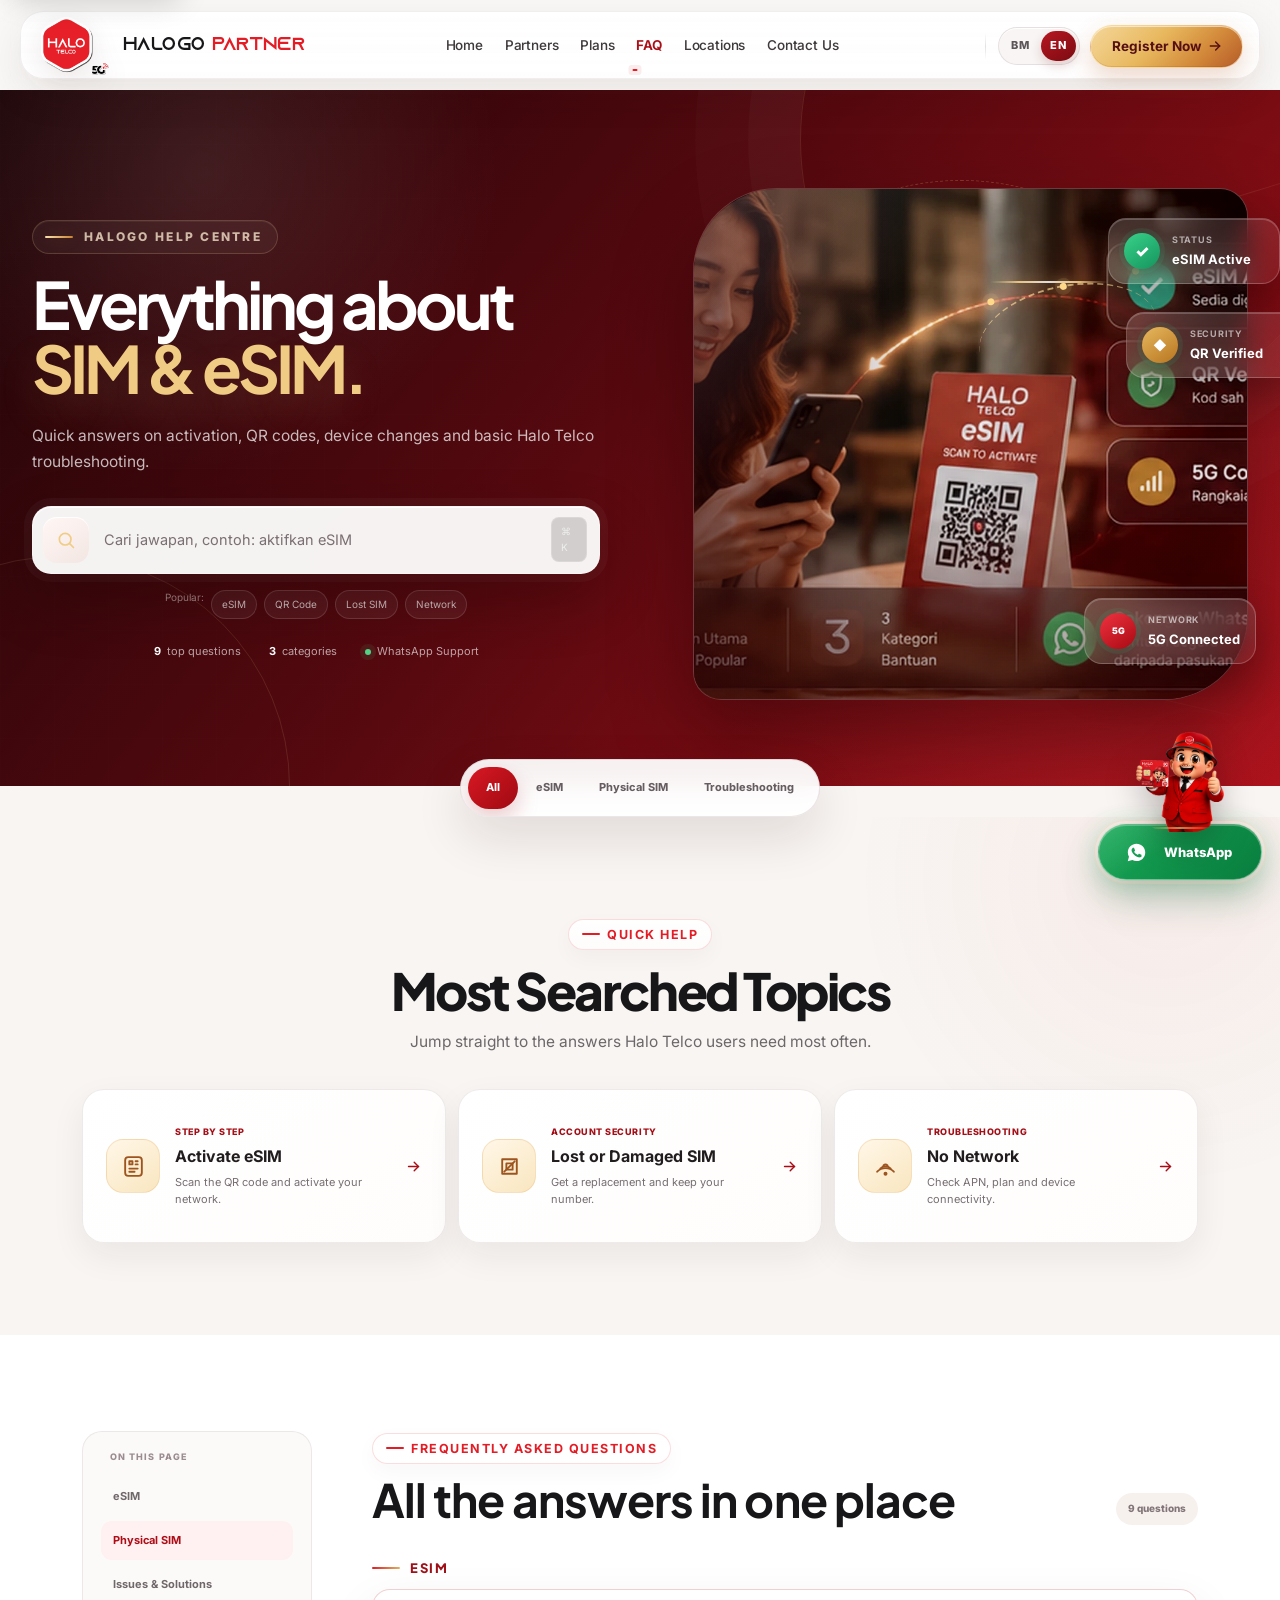
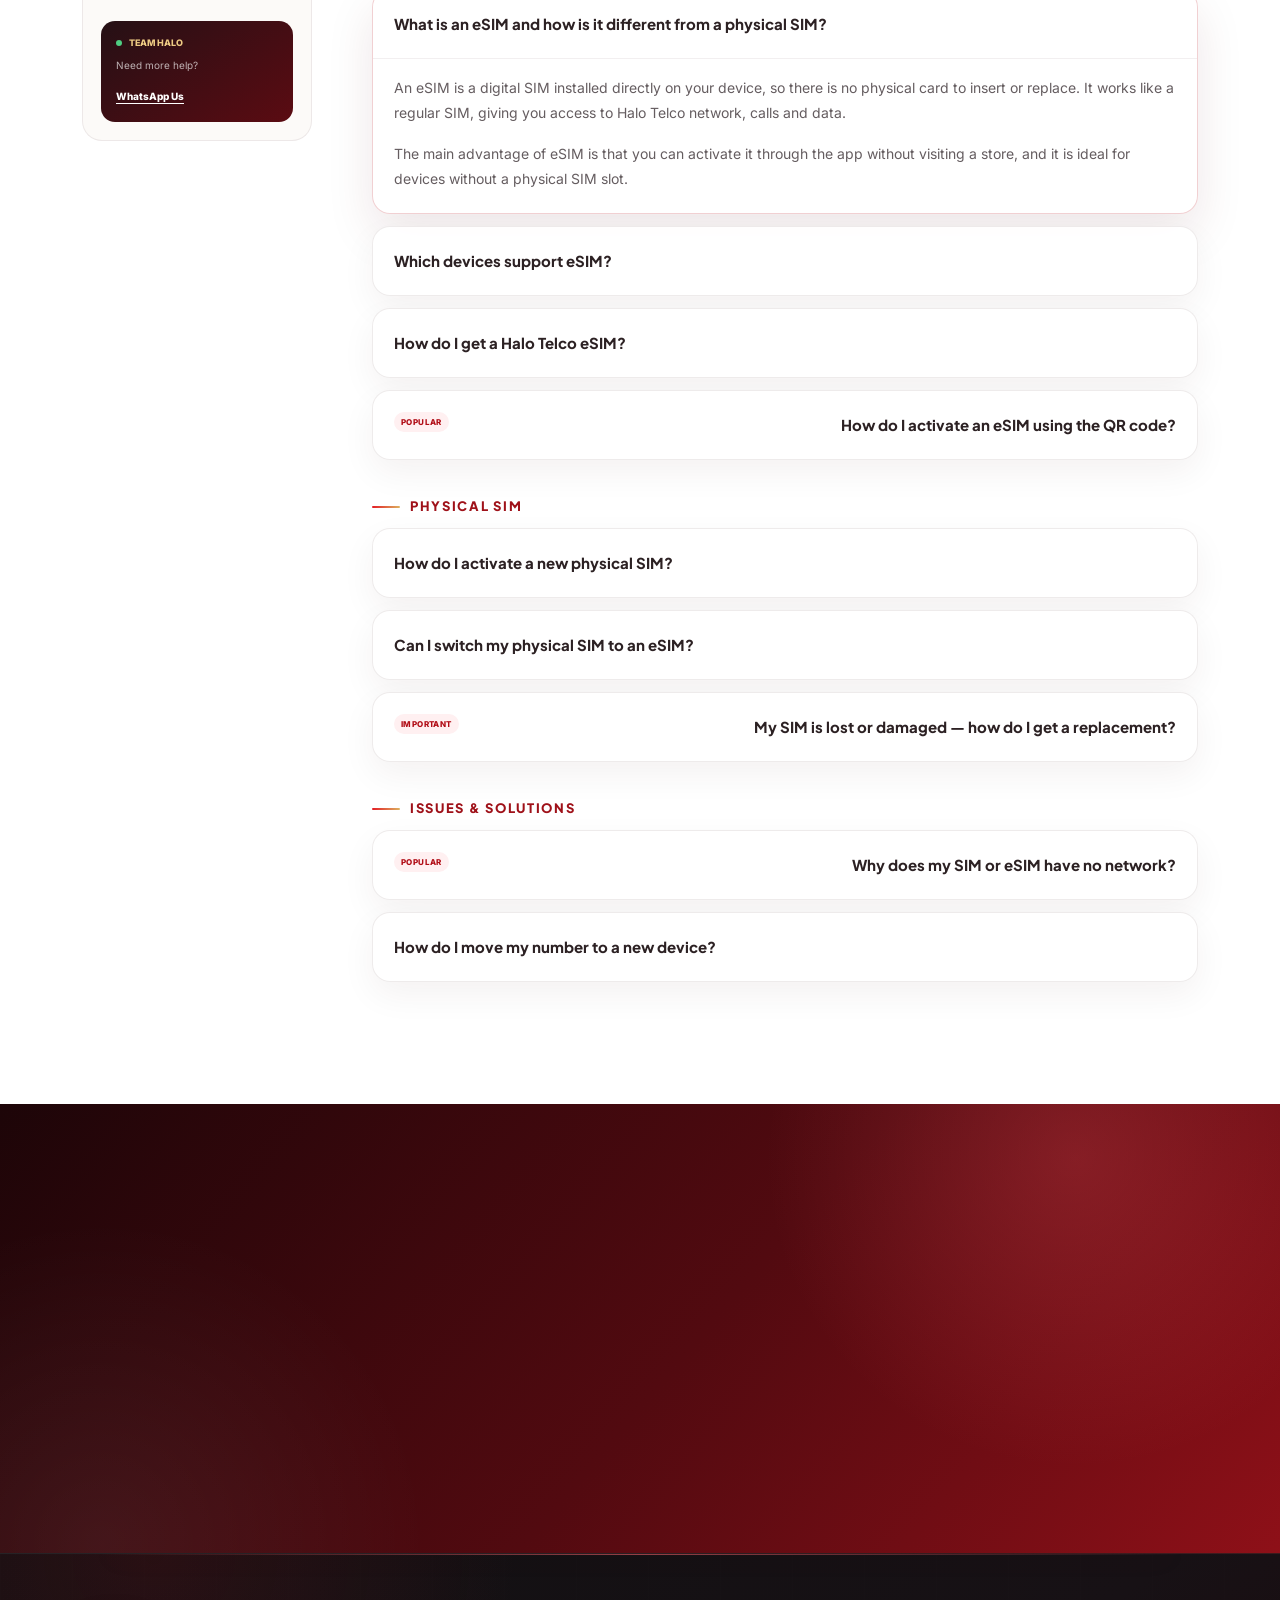
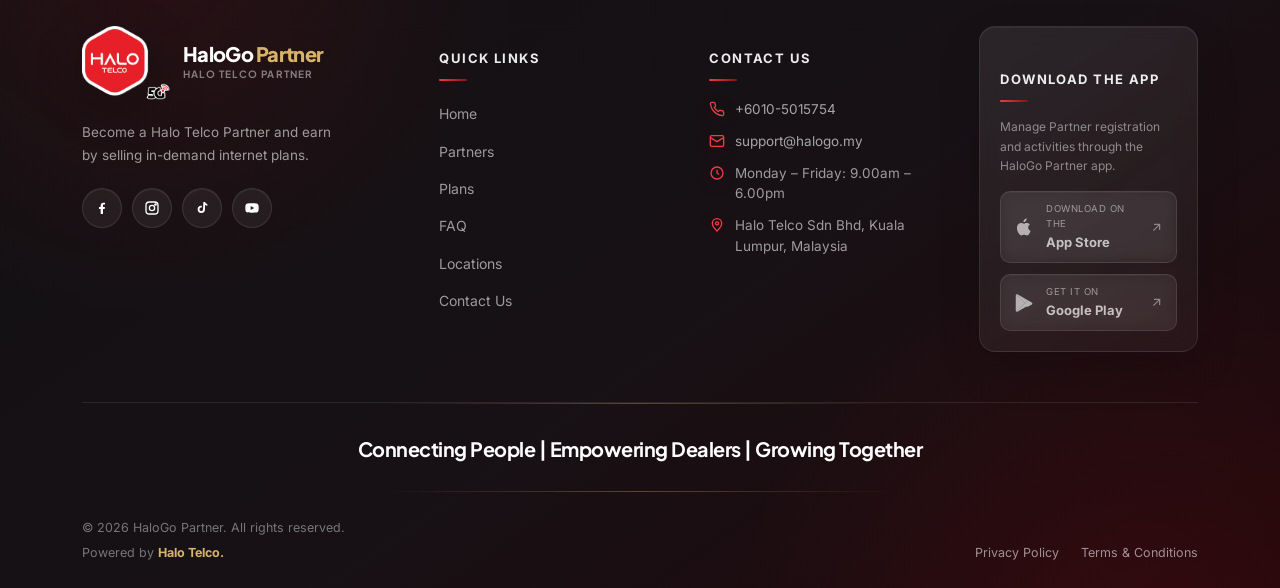
<file: en/sim-card-esim.html>
<!DOCTYPE html>

<html lang="en-MY">
<head>
<meta charset="utf-8"/>
<meta content="width=device-width, initial-scale=1.0" name="viewport"/>
<meta content="#230508" name="theme-color"/>
<meta content="Get help with Halo Telco SIM and eSIM activation, QR codes, APN settings, device changes, network issues and common troubleshooting." name="description"/>
<title>Halo Telco SIM &amp; eSIM Guide | Activation, APN &amp; FAQ</title>
<link href="https://fonts.googleapis.com" rel="preconnect"/>
<link crossorigin="" href="https://fonts.gstatic.com" rel="preconnect"/>
<link href="https://fonts.googleapis.com/css2?family=Plus+Jakarta+Sans:wght@500;700;800&amp;family=Inter:wght@400;500;600;700&amp;display=swap" rel="stylesheet"/>
<link href="../css/halogo.min.css?v=20260809-phase2-v1" rel="stylesheet"/>
<script defer="" src="../js/en/script.js"></script>
<script defer="" src="../js/en/help-centre.js?v=faq-search-enter-v4-20260808"></script>
<meta content="index, follow, max-image-preview:large, max-snippet:-1, max-video-preview:-1" name="robots"/><meta content="HaloGo Partner" name="author"/><meta content="telephone=no" name="format-detection"/><meta content="en_MY" property="og:locale"/><meta content="HaloGo Partner" property="og:site_name"/><meta content="website" property="og:type"/><meta content="Halo Telco SIM &amp; eSIM Guide | Activation, APN &amp; FAQ" property="og:title"/><meta content="Get help with Halo Telco SIM and eSIM activation, QR codes, APN settings, device changes, network issues and common troubleshooting." property="og:description"/><meta content="https://halogo.my/en/sim-card-esim.html" property="og:url"/><meta content="https://halogo.my/images/faq-esim-customer.webp" property="og:image"/><meta content="HaloGo Partner — Halo Telco Malaysia" property="og:image:alt"/><meta content="summary_large_image" name="twitter:card"/><meta content="Halo Telco SIM &amp; eSIM Guide | Activation, APN &amp; FAQ" name="twitter:title"/><meta content="Get help with Halo Telco SIM and eSIM activation, QR codes, APN settings, device changes, network issues and common troubleshooting." name="twitter:description"/><meta content="https://halogo.my/images/faq-esim-customer.webp" name="twitter:image"/><link href="https://halogo.my/en/sim-card-esim.html" rel="canonical"/><link href="https://halogo.my/sim-card-esim.html" hreflang="ms-MY" rel="alternate"/><link href="https://halogo.my/en/sim-card-esim.html" hreflang="en-MY" rel="alternate"/><link href="https://halogo.my/sim-card-esim.html" hreflang="x-default" rel="alternate"/><link href="../images/favicon-32.png" rel="icon" sizes="32x32" type="image/png"/><link href="../images/icon-192.png" rel="apple-touch-icon" sizes="192x192"/><link href="../site.webmanifest" rel="manifest"/><link as="image" fetchpriority="high" href="../images/faq-esim-customer.webp" rel="preload"/><script type="application/ld+json">{"@context":"https://schema.org","@type":"BreadcrumbList","itemListElement":[{"@type":"ListItem","position":1,"name":"Home","item":"https://halogo.my/en/"},{"@type":"ListItem","position":2,"name":"SIM & eSIM FAQ","item":"https://halogo.my/en/sim-card-esim.html"}]}</script><script type="application/ld+json">{"@context":"https://schema.org","@type":"FAQPage","@id":"https://halogo.my/en/sim-card-esim.html#faq","url":"https://halogo.my/en/sim-card-esim.html","name":"Halo Telco SIM & eSIM Guide | Activation, APN & FAQ","inLanguage":"en-MY","mainEntity":[{"@type":"Question","name":"What is an eSIM and how is it different from a physical SIM?","acceptedAnswer":{"@type":"Answer","text":"eSIM ialah simkad digital yang dipasang terus ke dalam peranti anda — tiada kad fizikal untuk dimasukkan atau ditukar. Ia berfungsi sama seperti simkad biasa: memberi anda akses kepada rangkaian, panggilan dan data Halo Telco. Kelebihan utama eSIM ialah anda boleh mengaktifkannya terus melalui aplikasi tanpa perlu ke kedai, dan sesuai untuk peranti yang tidak mempunyai slot simkad fizikal."}},{"@type":"Question","name":"Which devices support eSIM?","acceptedAnswer":{"@type":"Answer","text":"Kebanyakan telefon pintar keluaran 2019 ke atas menyokong eSIM, termasuk: iPhone XS ke atas Samsung Galaxy S20 ke atas dan siri Galaxy Z Fold/Flip Google Pixel 3 ke atas Kebanyakan model Huawei, Oppo, Vivo dan Xiaomi terkini Untuk memastikan peranti anda serasi, semak tetapan Settings > Cellular Network pada peranti dan cari pilihan \"Tambah eSIM\" atau \"Add Cellular Plan\"."}},{"@type":"Question","name":"How do I get a Halo Telco eSIM?","acceptedAnswer":{"@type":"Answer","text":"Anda boleh memohon eSIM terus melalui aplikasi Halo Telco: Muat turun dan log masuk ke aplikasi Halo Telco Select pelan Epik+ yang dikehendaki Select eSIM sebagai jenis simkad semasa pendaftaran Lengkapkan pengesahan identiti (e-KYC) dalam aplikasi Kod QR eSIM akan dijana serta-merta untuk diimbas"}},{"@type":"Question","name":"Popular Bagaimana cara mengaktifkan eSIM melalui kod QR?","acceptedAnswer":{"@type":"Answer","text":"Selepas kod QR eSIM anda dijana: Buka Settings > Cellular Network / Mobile Data > Add eSIM pada peranti anda Imbas kod QR yang diberikan dalam aplikasi Halo Telco Ikut arahan pada skrin untuk melengkapkan pemasangan Tunggu 1–5 minit untuk pengaktifan rangkaian Mulakan semula peranti jika rangkaian tidak dikesan serta-merta Kod QR eSIM hanya boleh diimbas sekali sahaja — pastikan anda berada berhampiran WiFi semasa proses pengimbasan."}},{"@type":"Question","name":"How do I activate a new physical SIM?","acceptedAnswer":{"@type":"Answer","text":"Masukkan simkad ke dalam peranti, muat turun aplikasi Halo Telco, daftar akaun menggunakan nombor simkad, dan lengkapkan pengesahan identiti (e-KYC) mengikut arahan dalam aplikasi. Pengaktifan biasanya mengambil masa 5–30 minit selepas pengesahan berjaya."}},{"@type":"Question","name":"Can I switch my physical SIM to an eSIM?","acceptedAnswer":{"@type":"Answer","text":"Ya. Nombor dan baki sedia ada anda akan dikekalkan sepenuhnya. Anda boleh memohon penukaran melalui aplikasi Halo Telco ( Akaun > Tukar ke eSIM ) atau di mana-mana kedai rakan niaga Halo Telco terdekat. Simkad fizikal lama akan dinyahaktifkan sebaik sahaja eSIM baharu berjaya diaktifkan."}},{"@type":"Question","name":"Penting Simkad saya hilang atau rosak — bagaimana cara mendapatkan gantian?","acceptedAnswer":{"@type":"Answer","text":"Sila lawati mana-mana kedai rakan niaga Halo Telco berhampiran anda dengan membawa kad pengenalan asal untuk permohonan simkad gantian. Nombor sedia ada anda akan dikekalkan. Untuk mengelakkan penyalahgunaan, kami menggalakkan anda menyekat sementara akaun melalui aplikasi terlebih dahulu jika simkad dicuri atau hilang."}},{"@type":"Question","name":"Popular Kenapa simkad atau eSIM saya tidak mempunyai rangkaian?","acceptedAnswer":{"@type":"Answer","text":"Cuba langkah asas berikut secara turutan: Hidupkan Mod Pesawat selama 10 saat, kemudian matikan semula Mulakan semula (restart) peranti anda Semak tetapan APN mengikut panduan dalam aplikasi Halo Telco Pastikan baki akaun anda mencukupi dan pelan masih aktif Jika masalah berterusan selepas langkah di atas, hubungi khidmat pelanggan kami melalui WhatsApp untuk semakan lanjut."}},{"@type":"Question","name":"How do I move my number to a new device?","acceptedAnswer":{"@type":"Answer","text":"Untuk simkad fizikal, cabut dan masukkan semula simkad ke peranti baharu anda — tiada langkah tambahan diperlukan. Untuk eSIM, log masuk semula ke aplikasi Halo Telco pada peranti baharu dan pilih Pindah eSIM ke Peranti Ini to generate a new QR code."}}]}</script><meta content="ms_MY" property="og:locale:alternate"/></head>
<body class="has-floating-assistant help-page faq-v2-page"><a class="skip-link" href="#main-content">Skip to main content</a>
<header class="site-header luxury-header">
<div class="wrap luxury-header-inner">
<a aria-label="HaloGo Partner — Home" class="brand luxury-brand" href="./">
<img alt="Halo Telco" class="luxury-brand-logo" decoding="async" height="1600" src="../images/Logo Halo Transparent.png" width="1903"/>
<span class="luxury-brand-name">HaloGo <strong>Partner</strong></span>
</a>
<nav aria-label="Main navigation" class="nav-links luxury-nav-links" id="primary-navigation"><a href="./">Home</a><a href="business.html">Partners</a><a href="./#pelan">Plans</a><a aria-current="page" class="active" href="sim-card-esim.html">FAQ</a><a href="location.html">Locations</a><a href="#hubungi">Contact Us</a><a class="nav-mobile-cta" href="business.html#mula">Register Now</a></nav>
<div class="header-actions luxury-header-actions">
<div aria-label="Language selection" class="lang-switcher"><a aria-label="Bahasa Malaysia" href="../sim-card-esim.html" lang="ms-MY">BM</a><a aria-current="true" aria-label="English" class="active" href="sim-card-esim.html" lang="en-MY">EN</a></div><a class="btn btn-sm header-gold-cta" href="business.html#mula">Register Now
        <svg aria-hidden="true" fill="none" stroke="currentColor" stroke-linecap="round" stroke-linejoin="round" stroke-width="2.2" viewbox="0 0 24 24"><path d="M5 12h14"></path><path d="m13 6 6 6-6 6"></path></svg>
</a>
<button aria-controls="primary-navigation" aria-expanded="false" aria-label="Open navigation menu" class="nav-toggle" type="button"><span class="nav-toggle-line"></span><span class="nav-toggle-line"></span><span class="nav-toggle-line"></span></button>
</div>
</div>
<div aria-hidden="true" class="site-scroll-progress"><span></span></div>
</header>
<main class="faq-v2-main" id="main-content">
<section aria-labelledby="faq-v2-title" class="faq-v2-hero faq-v3-hero">
<span aria-hidden="true" class="faq-v2-hero-grid"></span>
<span aria-hidden="true" class="faq-v2-orb faq-v2-orb--one"></span>
<span aria-hidden="true" class="faq-v2-orb faq-v2-orb--two"></span>
<span aria-hidden="true" class="faq-v3-signal-line faq-v3-signal-line--one"></span>
<span aria-hidden="true" class="faq-v3-signal-line faq-v3-signal-line--two"></span>
<div class="wrap faq-v3-hero-layout">
<div class="faq-v3-hero-copy">
<!--<div class="faq-v2-breadcrumb"><a href="index.html">Home</a><span>/</span><span>Pusat Bantuan</span></div>-->
<div class="faq-v2-kicker"><span></span>HaloGo Help Centre</div>
<h1 aria-label="Halo Telco SIM and eSIM Guide" id="faq-v2-title">Everything about<br/><em>SIM &amp; eSIM.</em></h1>
<p>Quick answers on activation, QR codes, device changes and basic Halo Telco troubleshooting.</p>
<label class="faq-v2-search faq-v3-search" for="faqSearch">
<span class="faq-v3-search-icon"><svg aria-hidden="true" fill="none" stroke="currentColor" stroke-linecap="round" stroke-width="2" viewbox="0 0 24 24"><circle cx="11" cy="11" r="7"></circle><path d="m21 21-4.3-4.3"></path></svg></span>
<input autocomplete="off" id="faqSearch" placeholder="Cari jawapan, contoh: aktifkan eSIM" type="search"/>
<kbd>⌘ K</kbd>
</label>
<div aria-label="Carian popular" class="faq-v2-popular faq-v3-popular">
<span>Popular:</span>
<button data-faq-query="eSIM" type="button">eSIM</button>
<button data-faq-query="kod QR" type="button">QR Code</button>
<button data-faq-query="hilang" type="button">Lost SIM</button>
<button data-faq-query="rangkaian" type="button">Network</button>
</div>
<div class="faq-v2-stats faq-v3-stats">
<span><strong>9</strong> top questions</span>
<span><strong>3</strong> categories</span>
<span><i></i>WhatsApp Support</span>
</div>
</div>
<div aria-label="Pelanggan mengaktifkan eSIM Halo Telco melalui kod QR" class="faq-v3-visual faq-v3-photo-visual">
<span aria-hidden="true" class="faq-v3-photo-glow"></span>
<span aria-hidden="true" class="faq-v3-photo-ring faq-v3-photo-ring--one"></span>
<span aria-hidden="true" class="faq-v3-photo-ring faq-v3-photo-ring--two"></span>
<figure class="faq-v3-photo-frame">
<img alt="Pelanggan mengaktifkan eSIM Halo Telco menggunakan telefon pintar dan kod QR" decoding="async" fetchpriority="high" height="700" loading="eager" src="../images/faq-esim-customer.webp" width="1500"/>
<span aria-hidden="true" class="faq-v3-photo-shade"></span>
<span aria-hidden="true" class="faq-v3-scan-beam"></span>
</figure>
<div class="faq-v3-photo-chip faq-v3-photo-chip--active"><i></i><span><small>Status</small><strong>eSIM Active</strong></span></div>
<div class="faq-v3-photo-chip faq-v3-photo-chip--qr"><i></i><span><small>Security</small><strong>QR Verified</strong></span></div>
<div class="faq-v3-photo-chip faq-v3-photo-chip--network"><i></i><span><small>Network</small><strong>5G Connected</strong></span></div>
<div aria-hidden="true" class="faq-v3-photo-route"><span></span><span></span><span></span></div>
</div>
</div>
</section>
<section aria-label="Help categories" class="faq-v2-nav-section">
<div class="wrap">
<nav class="faq-v2-tabs" data-faq-tabs="">
<button aria-pressed="true" class="is-active" data-faq-target="all" type="button">All</button>
<button aria-pressed="false" data-faq-target="faq-esim" type="button">eSIM</button>
<button aria-pressed="false" data-faq-target="faq-physical" type="button">Physical SIM</button>
<button aria-pressed="false" data-faq-target="faq-troubleshoot" type="button">Troubleshooting</button>
</nav>
</div>
</section>
<section aria-labelledby="quick-help-title" class="faq-v2-quick-section">
<div class="wrap">
<header class="faq-v2-section-head">
<div class="eyebrow">Quick Help</div>
<h2 id="quick-help-title">Most Searched Topics</h2>
<p>Jump straight to the answers Halo Telco users need most often.</p>
</header>
<div class="faq-v2-quick-grid">
<button class="faq-v2-quick-card" data-faq-open="faq-1-4" type="button">
<span class="faq-v2-quick-icon"><svg aria-hidden="true" fill="none" stroke="currentColor" stroke-linecap="round" stroke-linejoin="round" stroke-width="1.8" viewbox="0 0 24 24"><rect height="18" rx="3" width="16" x="4" y="3"></rect><path d="M8 7h3v3H8zM14 7h2M14 10h2M8 14h8M8 17h5"></path></svg></span>
<span><small>Step by step</small><strong>Activate eSIM</strong><em>Scan the QR code and activate your network.</em></span>
<svg aria-hidden="true" class="faq-v2-arrow" fill="none" stroke="currentColor" stroke-linecap="round" stroke-width="2" viewbox="0 0 24 24"><path d="M5 12h14"></path><path d="m13 6 6 6-6 6"></path></svg>
</button>
<button class="faq-v2-quick-card" data-faq-open="faq-2-3" type="button">
<span class="faq-v2-quick-icon"><svg aria-hidden="true" fill="none" stroke="currentColor" stroke-linecap="round" stroke-linejoin="round" stroke-width="1.8" viewbox="0 0 24 24"><path d="M5 5h14v14H5z"></path><path d="M9 9h6v6H9z"></path><path d="m7 17 10-10"></path></svg></span>
<span><small>Account security</small><strong>Lost or Damaged SIM</strong><em>Get a replacement and keep your number.</em></span>
<svg aria-hidden="true" class="faq-v2-arrow" fill="none" stroke="currentColor" stroke-linecap="round" stroke-width="2" viewbox="0 0 24 24"><path d="M5 12h14"></path><path d="m13 6 6 6-6 6"></path></svg>
</button>
<button class="faq-v2-quick-card" data-faq-open="faq-3-1" type="button">
<span class="faq-v2-quick-icon"><svg aria-hidden="true" fill="none" stroke="currentColor" stroke-linecap="round" stroke-linejoin="round" stroke-width="1.8" viewbox="0 0 24 24"><path d="M4 17a11 11 0 0 1 16 0"></path><path d="M7 14a7 7 0 0 1 10 0"></path><path d="M10 11a3 3 0 0 1 4 0"></path><circle cx="12" cy="19" r="1"></circle></svg></span>
<span><small>Troubleshooting</small><strong>No Network</strong><em>Check APN, plan and device connectivity.</em></span>
<svg aria-hidden="true" class="faq-v2-arrow" fill="none" stroke="currentColor" stroke-linecap="round" stroke-width="2" viewbox="0 0 24 24"><path d="M5 12h14"></path><path d="m13 6 6 6-6 6"></path></svg>
</button>
</div>
</div>
</section>
<section aria-labelledby="faq-list-title" class="faq-v2-content-section">
<div class="wrap faq-v2-layout">
<aside aria-label="Navigasi FAQ" class="faq-v2-sticky-nav">
<span class="faq-v2-sticky-label">On this page</span>
<a class="is-active" href="#faq-esim">eSIM</a>
<a href="#faq-physical">Physical SIM</a>
<a href="#faq-troubleshoot">Issues &amp; Solutions</a>
<div class="faq-v2-mini-help"><span><i></i>Team Halo</span><p>Need more help?</p><a href="https://wa.me/60105015754" rel="noopener noreferrer" target="_blank">WhatsApp Us</a></div>
</aside>
<div class="faq-v2-faq-column">
<header class="faq-v2-content-head">
<div><div class="eyebrow">Frequently Asked Questions</div><h2 id="faq-list-title">All the answers in one place</h2></div>
<span aria-live="polite" id="faqResultCount">9 questions</span>
</header>
<div class="faq-group" id="faq-esim">
<div class="faq-group-title">eSIM</div>
<details class="faq-item" data-category="esim" data-faq-item="" id="faq-1-1" open="">
<summary data-faq-summary="">What is an eSIM and how is it different from a physical SIM?
          
</summary>
<div class="faq-answer">
<p>An eSIM is a digital SIM installed directly on your device, so there is no physical card to insert or replace. It works like a regular SIM, giving you access to Halo Telco network, calls and data.</p>
<p>The main advantage of eSIM is that you can activate it through the app without visiting a store, and it is ideal for devices without a physical SIM slot.</p>
</div>
</details>
<details class="faq-item" data-category="esim" data-faq-item="" id="faq-1-2">
<summary data-faq-summary="">Which devices support eSIM?
          
</summary>
<div class="faq-answer">
<p>Most smartphones released from 2019 onwards support eSIM, including:</p>
<ul>
<li>iPhone XS and later</li>
<li>Samsung Galaxy S20 and later, plus Galaxy Z Fold/Flip series</li>
<li>Google Pixel 3 and later</li>
<li>Many recent Huawei, Oppo, Vivo and Xiaomi models</li>
</ul>
<p>To check compatibility, open <strong>Settings &gt; Cellular Network</strong> on your device and look for “Add eSIM” or “Add Cellular Plan”.</p>
</div>
</details>
<details class="faq-item" data-category="esim" data-faq-item="" id="faq-1-3">
<summary data-faq-summary="">How do I get a Halo Telco eSIM?
          
</summary>
<div class="faq-answer">
<p>You can request an eSIM directly through the Halo Telco app:</p>
<ul>
<li>Download and sign in to the Halo Telco app</li>
<li>Choose your preferred Epik+ plan</li>
<li>Select <strong>eSIM</strong> as the SIM type during registration</li>
<li>Complete identity verification (e-KYC) in the app</li>
<li>An eSIM QR code will be generated for scanning</li>
</ul>
</div>
</details>
<details class="faq-item" data-category="esim" data-faq-item="" id="faq-1-4">
<summary data-faq-summary=""><span class="faq-v2-badge">Popular</span>How do I activate an eSIM using the QR code?
          
</summary>
<div class="faq-answer">
<p>Once your eSIM QR code is generated:</p>
<ul>
<li>Open <strong>Settings &gt; Cellular Network / Mobile Data &gt; Add eSIM</strong> on your device</li>
<li>Scan the QR code provided in the Halo Telco app</li>
<li>Follow the on-screen instructions to complete installation</li>
<li>Allow 1–5 minutes for network activation</li>
<li>Restart the device if the network is not detected immediately</li>
</ul>
<p>The eSIM QR code can only be scanned <strong>once</strong> — make sure you have a Wi-Fi connection during scanning.</p>
</div>
</details>
</div>
<div class="faq-group" id="faq-physical">
<div class="faq-group-title">Physical SIM</div>
<details class="faq-item" data-category="simkad fizikal" data-faq-item="" id="faq-2-1">
<summary data-faq-summary="">How do I activate a new physical SIM?
          
</summary>
<div class="faq-answer">
<p>Insert the SIM into your device, download the Halo Telco app, register using the SIM number, and complete identity verification (e-KYC) as instructed in the app. Activation usually takes 5–30 minutes after successful verification.</p>
</div>
</details>
<details class="faq-item" data-category="simkad fizikal" data-faq-item="" id="faq-2-2">
<summary data-faq-summary="">Can I switch my physical SIM to an eSIM?
          
</summary>
<div class="faq-answer">
<p>Yes. Your existing number and balance will be retained. You can request the switch through the Halo Telco app (<strong>Akaun &gt; Tukar ke eSIM</strong>) or at a nearby Halo Telco partner store. Your old physical SIM will be deactivated once the new eSIM is successfully activated.</p>
</div>
</details>
<details class="faq-item" data-category="simkad fizikal" data-faq-item="" id="faq-2-3">
<summary data-faq-summary=""><span class="faq-v2-badge">Important</span>My SIM is lost or damaged — how do I get a replacement?
          
</summary>
<div class="faq-answer">
<p>Please visit any nearby <a href="location.html">Halo Telco partner store</a> and bring your original identity card to request a replacement SIM. Your existing number will be retained. If your SIM was stolen or lost, we recommend temporarily blocking the account through the app first to prevent misuse.</p>
</div>
</details>
</div>
<div class="faq-group" id="faq-troubleshoot">
<div class="faq-group-title">Issues &amp; Solutions</div>
<details class="faq-item" data-category="masalah &amp; penyelesaian" data-faq-item="" id="faq-3-1">
<summary data-faq-summary=""><span class="faq-v2-badge">Popular</span>Why does my SIM or eSIM have no network?
          
</summary>
<div class="faq-answer">
<p>Try these basic steps in order:</p>
<ul>
<li>Turn Airplane Mode on for 10 seconds, then turn it off</li>
<li>Restart your device</li>
<li>Check APN settings using the guide in the Halo Telco app</li>
<li>Make sure your account balance is sufficient and your plan is still active</li>
</ul>
<p>If the issue continues, contact our customer support team via WhatsApp for further assistance.</p>
</div>
</details>
<details class="faq-item" data-category="masalah &amp; penyelesaian" data-faq-item="" id="faq-3-2">
<summary data-faq-summary="">How do I move my number to a new device?
          
</summary>
<div class="faq-answer">
<p>For a physical SIM, simply move the SIM to your new device. For eSIM, sign in to the Halo Telco app on your new device and select <strong>Transfer eSIM to This Device</strong> to generate a new QR code.</p>
</div>
</details>
</div>
<p aria-live="polite" class="no-results" id="noResults">No matching questions found. Try another keyword or contact Team Halo.</p>
</div>
</div>
</section>
</main>
<!-- ============ CTA BANNER — SHARED FINAL CTA V1 ============ -->
<section aria-labelledby="final-cta-title" class="section final-cta-section shared-final-cta" id="daftar">
<div class="wrap">
<div class="cta-banner cta-luxe-banner">
<div class="cta-luxe-content">
<div class="cta-luxe-heading">
<div aria-hidden="true" class="cta-icon cta-luxe-icon">
<svg fill="none" stroke="currentColor" stroke-linecap="round" stroke-linejoin="round" stroke-width="1.8" viewbox="0 0 24 24">
<rect height="18" rx="3" width="14" x="5" y="3"></rect>
<path d="M9 7h6"></path>
<path d="M8.5 13.5h7"></path>
<path d="m12 10.5 3 3-3 3"></path>
</svg>
</div>
<div class="cta-luxe-copy">
<span class="cta-luxe-eyebrow">Team Halo Support</span>
<h2 id="final-cta-title">Still need<span> help?</span></h2>
<p>Our team is ready to assist with SIM, eSIM and Halo Telco account enquiries on business days.</p>
<div class="cta-actions cta-luxe-actions">
<a class="btn motion-hero-primary" href="https://wa.me/60105015754" rel="noopener noreferrer" target="_blank">
WhatsApp Team Halo
<svg aria-hidden="true" fill="none" stroke="currentColor" stroke-linecap="round" stroke-linejoin="round" stroke-width="2.2" viewbox="0 0 24 24">
<path d="M5 12h14"></path>
<path d="m13 6 6 6-6 6"></path>
</svg>
</a>
<a class="btn faq-v2-outline-btn" href="location.html" rel="noopener noreferrer" target="_blank">Find a Location</a>
</div>
</div>
</div>
</div>
<div aria-hidden="true" class="cta-luxe-visual">
<span class="cta-luxe-orbit cta-luxe-orbit--outer"></span>
<span class="cta-luxe-orbit cta-luxe-orbit--middle"></span>
<span class="cta-luxe-orbit cta-luxe-orbit--inner"></span>
<span class="cta-luxe-particle cta-luxe-particle--one"></span>
<span class="cta-luxe-particle cta-luxe-particle--two"></span>
<span class="cta-luxe-particle cta-luxe-particle--three"></span>
<span class="cta-luxe-particle cta-luxe-particle--four"></span>
<div class="cta-luxe-sim">
<div class="cta-luxe-sim-topline">
<span>HALO TELCO</span>
<strong>5G</strong>
</div>
<div class="cta-luxe-chip">
<span></span><span></span><span></span>
<span></span><span></span><span></span>
</div>
<div class="cta-luxe-sim-copy">
<small>HALOGO</small>
<strong>PARTNER</strong>
<span>Connect. Sell. Grow.</span>
</div>
</div>
<div class="cta-luxe-signal">
<span></span><span></span><span></span><span></span>
</div>
<div class="cta-luxe-status">
<span class="cta-luxe-status-dot"></span>
Dealer Ready
</div>
</div>
</div>
</div>
</section>
<footer class="site-footer" id="hubungi">
<div class="wrap">
<div class="footer-top">
<div class="footer-brand">
<a aria-label="HaloGo Partner — Home" class="brand footer-brand-lockup" href="./">
<img alt="Halo Telco" decoding="async" height="1600" loading="lazy" src="../images/Logo Halo Transparent.png" width="1903"/>
<span class="footer-brand-copy">
<strong>HaloGo <em>Partner</em></strong>
<small>Halo Telco Partner</small>
</span>
</a>
<p>Become a Halo Telco Partner and earn by selling in-demand internet plans.</p>
<div aria-label="Media sosial rasmi Halo Telco" class="footer-social">
<a aria-label="Facebook Halo Telco" href="https://www.facebook.com/halotelcohq" rel="noopener noreferrer" target="_blank">
<svg aria-hidden="true" fill="currentColor" viewbox="0 0 24 24"><path d="M13.5 21v-7.5H16l.4-3H13.5V8.4c0-.9.2-1.5 1.5-1.5H16.5V4.2C16.2 4.1 15.2 4 14 4c-2.4 0-4 1.5-4 4.1v2.4H7.5v3H10V21z"></path></svg>
</a>
<a aria-label="Instagram Halo Telco" href="https://www.instagram.com/halotelco_hq/" rel="noopener noreferrer" target="_blank">
<svg aria-hidden="true" fill="none" stroke="currentColor" stroke-width="2" viewbox="0 0 24 24"><rect height="18" rx="5" width="18" x="3" y="3"></rect><circle cx="12" cy="12" r="4"></circle><circle cx="17.3" cy="6.7" r="1"></circle></svg>
</a>
<a aria-label="TikTok Halo Telco" href="https://www.tiktok.com/@halotelcohq" rel="noopener noreferrer" target="_blank">
<svg aria-hidden="true" fill="currentColor" viewbox="0 0 24 24"><path d="M14 3h2.7c.2 1.6 1.5 2.9 3.3 3v2.7c-1.3 0-2.5-.4-3.5-1.1v6.4a5.5 5.5 0 1 1-5.5-5.5c.2 0 .5 0 .7.1v2.8a2.7 2.7 0 1 0 1.9 2.6z"></path></svg>
</a>
<a aria-label="YouTube Halo Studio" href="https://www.youtube.com/@HaloStudio/featured" rel="noopener noreferrer" target="_blank">
<svg aria-hidden="true" fill="currentColor" viewbox="0 0 24 24"><path d="M22 12s0-3.2-.4-4.6c-.2-.9-.9-1.6-1.8-1.8C18.2 5 12 5 12 5s-6.2 0-7.8.6c-.9.2-1.6.9-1.8 1.8C2 8.8 2 12 2 12s0 3.2.4 4.6c.2.9.9 1.6 1.8 1.8C5.8 19 12 19 12 19s6.2 0 7.8-.6c.9-.2 1.6-.9 1.8-1.8.4-1.4.4-4.6.4-4.6zM10 15V9l5.2 3z"></path></svg>
</a>
</div>
</div>
<div class="footer-col">
<h5>Quick Links</h5>
<ul><li><a href="./">Home</a></li><li><a href="business.html">Partners</a></li><li><a href="./#pelan">Plans</a></li><li><a href="sim-card-esim.html">FAQ</a></li><li><a href="location.html">Locations</a></li><li><a href="#hubungi">Contact Us</a></li></ul>
</div>
<div class="footer-col">
<h5>Contact Us</h5>
<ul class="footer-contact">
<li>
<svg aria-hidden="true" fill="none" stroke="currentColor" stroke-width="2" viewbox="0 0 24 24"><path d="M22 16.9v3a2 2 0 0 1-2.2 2 19.8 19.8 0 0 1-8.6-3 19.5 19.5 0 0 1-6-6 19.8 19.8 0 0 1-3-8.7A2 2 0 0 1 4.1 2h3a2 2 0 0 1 2 1.7c.1.9.3 1.8.6 2.7a2 2 0 0 1-.5 2.1L8 9.7a16 16 0 0 0 6 6l1.2-1.2a2 2 0 0 1 2.1-.5c.9.3 1.8.5 2.7.6a2 2 0 0 1 1.7 2.1z"></path></svg>
<a href="tel:+60105015754">+6010-5015754</a>
</li>
<li>
<svg aria-hidden="true" fill="none" stroke="currentColor" stroke-width="2" viewbox="0 0 24 24"><rect height="16" rx="2" width="20" x="2" y="4"></rect><path d="m2 7 10 6 10-6"></path></svg>
<a href="mailto:partner@halogo.com.my">support@halogo.my</a>
</li>
<li><svg aria-hidden="true" fill="none" stroke="currentColor" stroke-width="2" viewbox="0 0 24 24"><circle cx="12" cy="12" r="9"></circle><path d="M12 7v5l3 2"></path></svg><span>Monday – Friday: 9.00am – 6.00pm</span></li>
<li><svg aria-hidden="true" fill="none" stroke="currentColor" stroke-width="2" viewbox="0 0 24 24"><path d="M12 21s7-6.3 7-11.5A7 7 0 0 0 5 9.5C5 14.7 12 21 12 21z"></path><circle cx="12" cy="9.5" r="2.3"></circle></svg><span>Halo Telco Sdn Bhd, Kuala Lumpur, Malaysia</span></li>
</ul>
</div>
<div class="footer-col footer-app-column">
<h5>Download the App</h5>
<p class="footer-app-intro">Manage Partner registration and activities through the HaloGo Partner app.</p>
<div class="store-badges">
<a aria-label="Muat turun HaloGo Partner di Apple App Store" class="store-badge" href="https://apps.apple.com/my/app/halogo-partner/id1526450097" rel="noopener noreferrer" target="_blank">
<svg aria-hidden="true" class="store-platform-icon store-platform-icon--apple" fill="currentColor" viewbox="0 0 24 24"><path d="M16.5 12.7c0-2.2 1.8-3.3 1.9-3.4-1-1.5-2.6-1.7-3.2-1.7-1.4-.1-2.7.8-3.4.8-.7 0-1.8-.8-3-.8-1.5 0-2.9.9-3.7 2.3-1.6 2.7-.4 6.8 1.1 9 .8 1.1 1.7 2.3 2.9 2.3 1.2 0 1.6-.7 3-.7s1.8.7 3 .7c1.3 0 2.1-1.1 2.8-2.2.9-1.3 1.3-2.5 1.3-2.6-.1 0-2.7-1-2.7-4zM14 5.4c.6-.7 1-1.7.9-2.7-.9 0-2 .6-2.6 1.3-.6.6-1.1 1.6-.9 2.6 1 .1 2-.5 2.6-1.2z"></path></svg>
<span><span class="cap">Download on the</span><span class="name">App Store</span></span>
<svg aria-hidden="true" class="store-badge-arrow" fill="none" stroke="currentColor" stroke-width="2" viewbox="0 0 24 24"><path d="M7 17 17 7M8 7h9v9"></path></svg>
</a>
<a aria-label="Muat turun HaloGo Partner di Google Play" class="store-badge" href="https://play.google.com/store/apps/details?id=com.winner.herogo&amp;hl=en" rel="noopener noreferrer" target="_blank">
<svg aria-hidden="true" class="store-platform-icon store-platform-icon--google-play" viewbox="0 0 24 24">
<path class="google-play-blue" d="M3.65 2.62 13.05 12l-9.4 9.38A1.76 1.76 0 0 1 3 20.02V3.98c0-.55.24-1.04.65-1.36Z"></path>
<path class="google-play-green" d="M4.35 2.18 15.72 8.7 13.05 12 3.65 2.62c.2-.2.44-.35.7-.44Z"></path>
<path class="google-play-red" d="m13.05 12 2.67 3.3-11.37 6.52a1.7 1.7 0 0 1-.7-.44L13.05 12Z"></path>
<path class="google-play-yellow" d="m15.72 8.7 4.78 2.75c.83.48.83 1.62 0 2.1l-4.78 2.75L13.05 12l2.67-3.3Z"></path>
</svg>
<span><span class="cap">Get it on</span><span class="name">Google Play</span></span>
<svg aria-hidden="true" class="store-badge-arrow" fill="none" stroke="currentColor" stroke-width="2" viewbox="0 0 24 24"><path d="M7 17 17 7M8 7h9v9"></path></svg>
</a>
</div>
</div>
</div>
<div aria-label="Nilai HaloGo Partner" class="footer-signature">
<span>Connecting People | Empowering Dealers | Growing Together</span>
</div>
<div class="footer-bottom is-revealed">
<div class="footer-legal-copy">
<span>© 2026 HaloGo Partner. All rights reserved.</span>
<span class="footer-powered">Powered by <strong>Halo Telco.</strong></span>
</div>
<nav aria-label="Pautan undang-undang" class="footer-legal-links">
<a href="https://halotelco.com/privacy-policy" rel="noopener noreferrer" target="_blank">Privacy Policy</a>
<a href="https://halotelco.com/terms-of-use" rel="noopener noreferrer" target="_blank">Terms &amp; Conditions</a>
</nav>
</div>
</div>
</footer>
<div class="halogo-floating-tools" data-floating-tools="">
<button aria-label="Kembali ke bahagian atas halaman" class="halogo-back-to-top" data-back-to-top="" title="Kembali ke atas" type="button">
<svg aria-hidden="true" fill="none" stroke="currentColor" stroke-linecap="round" stroke-linejoin="round" stroke-width="2.2" viewbox="0 0 24 24"><path d="m6 15 6-6 6 6"></path></svg>
</button>
<div class="wa-assistant">
<div aria-labelledby="wa-assistant-title" aria-modal="false" class="wa-assistant-panel" data-wa-panel="" hidden="" id="wa-assistant-panel" role="dialog">
<div class="wa-assistant-head">
<div aria-hidden="true" class="wa-assistant-avatar wa-assistant-avatar--paan">
<img alt="" decoding="async" height="1421" loading="lazy" src="../images/PaanSinggit-concierge.webp" width="932"/>
</div>
<div>
<strong id="wa-assistant-title">Team Halo</strong>
<span>Usually replies as soon as possible</span>
</div>
<button aria-label="Close WhatsApp options" class="wa-assistant-close" data-wa-close="" type="button">
<svg aria-hidden="true" fill="none" stroke="currentColor" stroke-linecap="round" stroke-width="2" viewbox="0 0 24 24"><path d="M6 6l12 12M18 6 6 18"></path></svg>
</button>
</div>
<p class="wa-assistant-intro">How can we help?</p>
<div class="wa-assistant-options">
<a data-message="Hello Team Halo. I’m interested in becoming a Halo Telco Partner. Can you help me?" data-wa-option="" href="https://wa.me/60105015754?text=Hello%20Team%20Halo.%20I%E2%80%99m%20interested%20in%20becoming%20a%20Halo%20Telco%20Partner.%20Can%20you%20help%20me%3F" rel="noopener noreferrer" target="_blank">
<span class="wa-option-icon"><svg aria-hidden="true" fill="none" stroke="currentColor" stroke-linecap="round" stroke-linejoin="round" stroke-width="2" viewbox="0 0 24 24"><path d="M12 5v14M5 12h14"></path></svg></span>
<span><strong>Become a Partner</strong><small>I want to start selling SIM cards</small></span>
</a>
<a data-message="Hello Team Halo. I’d like to ask about the most suitable Halo Telco plan. Can you advise me?" data-wa-option="" href="https://wa.me/60105015754?text=Hello%20Team%20Halo.%20I%E2%80%99d%20like%20to%20ask%20about%20the%20most%20suitable%20Halo%20Telco%20plan.%20Can%20you%20advise%20me%3F" rel="noopener noreferrer" target="_blank">
<span class="wa-option-icon"><svg aria-hidden="true" fill="none" stroke="currentColor" stroke-linecap="round" stroke-linejoin="round" stroke-width="2" viewbox="0 0 24 24"><path d="M4 5h16v11H8l-4 4z"></path><path d="M8 9h8M8 12h5"></path></svg></span>
<span><strong>Ask About Plans</strong><small>Get recommendations based on your needs</small></span>
</a>
<a data-message="Hello Team Halo. I need assistance with HaloGo Partner. Can you help me?" data-wa-option="" href="https://wa.me/60105015754?text=Hello%20Team%20Halo.%20I%20need%20assistance%20with%20HaloGo%20Partner.%20Can%20you%20help%20me%3F" rel="noopener noreferrer" target="_blank">
<span class="wa-option-icon"><svg aria-hidden="true" fill="none" stroke="currentColor" stroke-linecap="round" stroke-linejoin="round" stroke-width="2" viewbox="0 0 24 24"><path d="M4 14v-2a8 8 0 0 1 16 0v2"></path><path d="M18 19h1a2 2 0 0 0 2-2v-3h-4v5zM6 19H5a2 2 0 0 1-2-2v-3h4v5z"></path></svg></span>
<span><strong>Team Halo Support</strong><small>General support and enquiries</small></span>
</a>
</div>
</div>
<button aria-controls="wa-assistant-panel" aria-expanded="false" aria-label="Open Team Halo WhatsApp support" class="wa-assistant-toggle" data-wa-toggle="" type="button">
<span aria-hidden="true" class="wa-concierge-peek"><img alt="" decoding="async" height="1421" loading="lazy" src="../images/PaanSinggit-concierge.webp" width="932"/></span>
<svg aria-hidden="true" fill="currentColor" viewbox="0 0 24 24"><path d="M12.04 2c-5.5 0-9.96 4.46-9.96 9.96 0 1.76.46 3.45 1.32 4.95L2 22l5.24-1.37a9.9 9.9 0 0 0 4.8 1.22h.01c5.5 0 9.96-4.46 9.96-9.96S17.54 2 12.04 2zm5.83 14.17c-.24.68-1.4 1.3-1.93 1.36-.5.06-1.12.09-1.8-.11-.42-.13-.96-.31-1.65-.6-2.9-1.25-4.79-4.17-4.94-4.36-.14-.2-1.18-1.57-1.18-3 0-1.42.75-2.12 1.02-2.41.26-.28.57-.35.76-.35.19 0 .38 0 .55.01.18.01.42-.07.65.5.24.58.81 2 .88 2.15.07.14.11.31.02.5-.09.19-.14.31-.28.48-.14.16-.29.36-.42.48-.14.14-.28.28-.12.56.16.28.71 1.17 1.53 1.9 1.05.93 1.94 1.22 2.22 1.36.28.14.44.11.6-.07.16-.19.68-.79.87-1.06.19-.28.37-.23.62-.14.26.1 1.65.78 1.93.92.28.14.47.21.53.33.07.13.07.72-.17 1.4z"></path></svg>
<span>WhatsApp</span>
</button>
</div>
</div>
</body>
</html>
</file>
